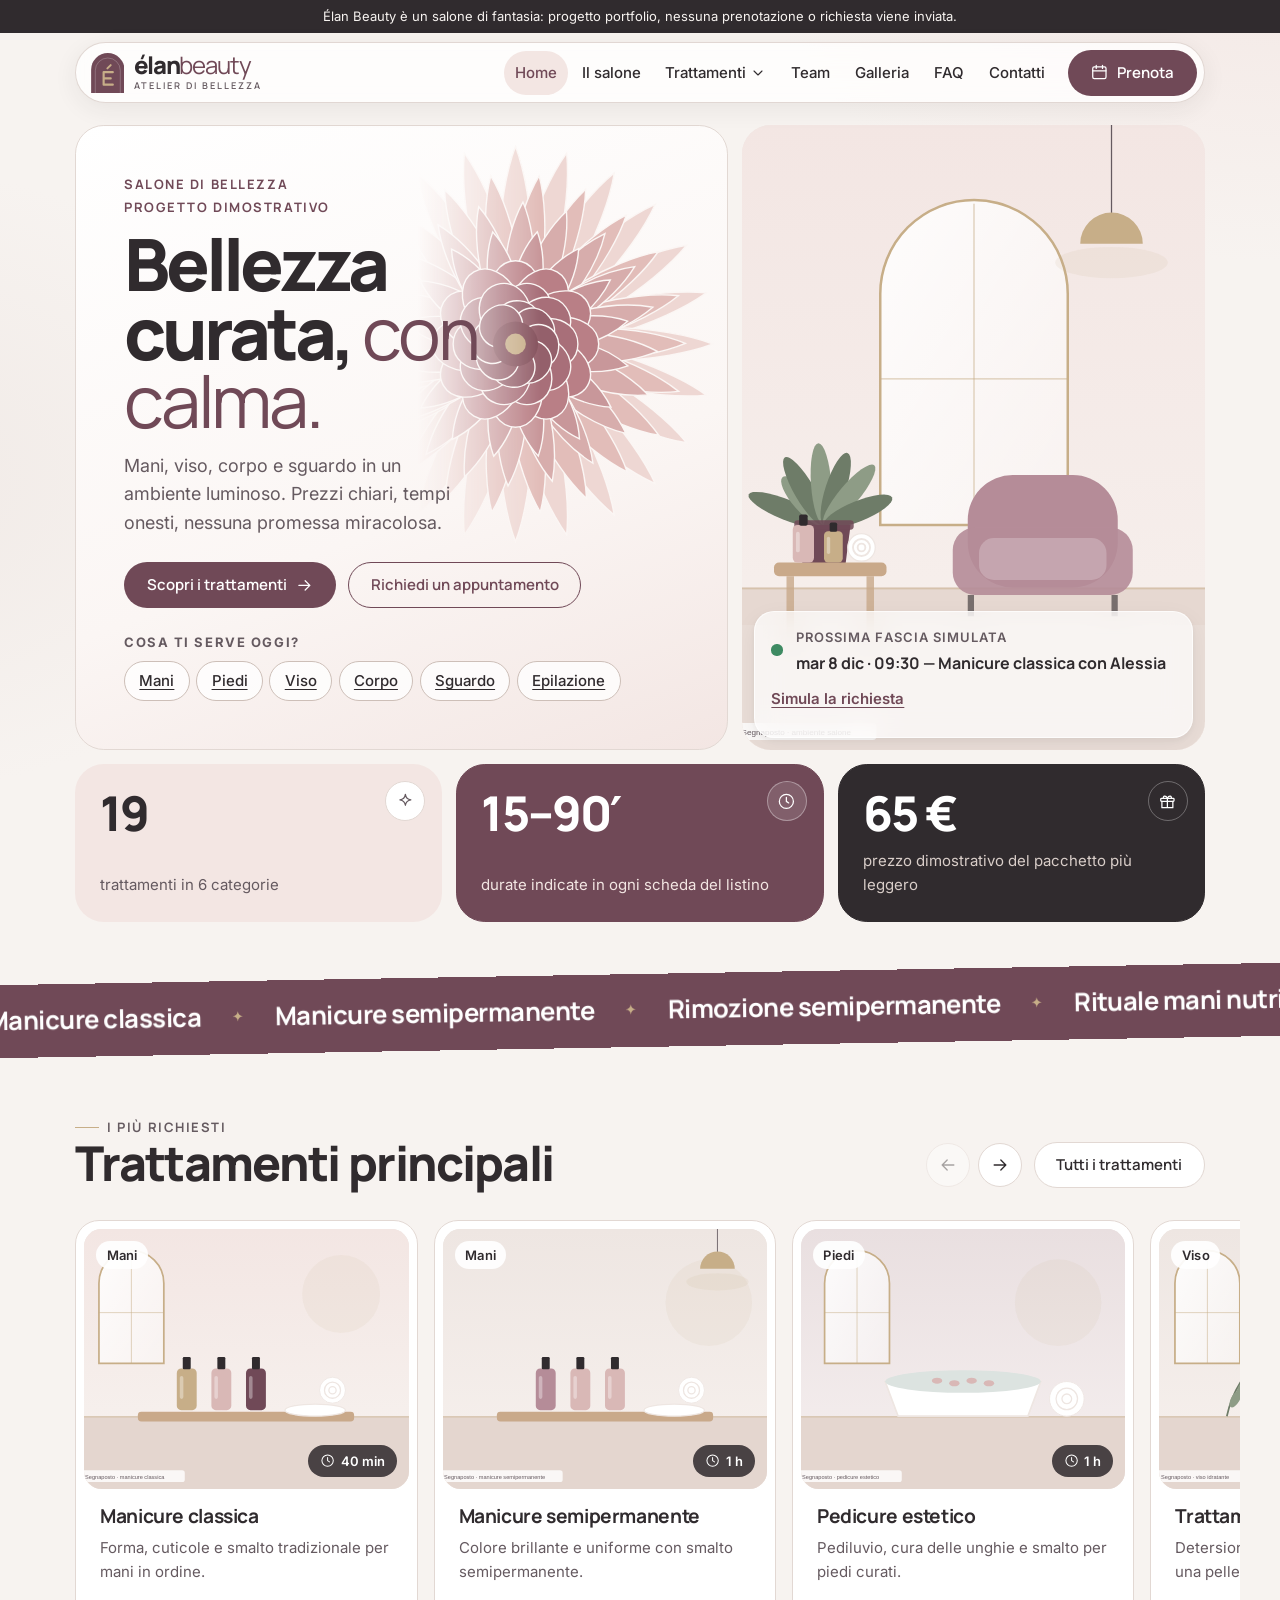
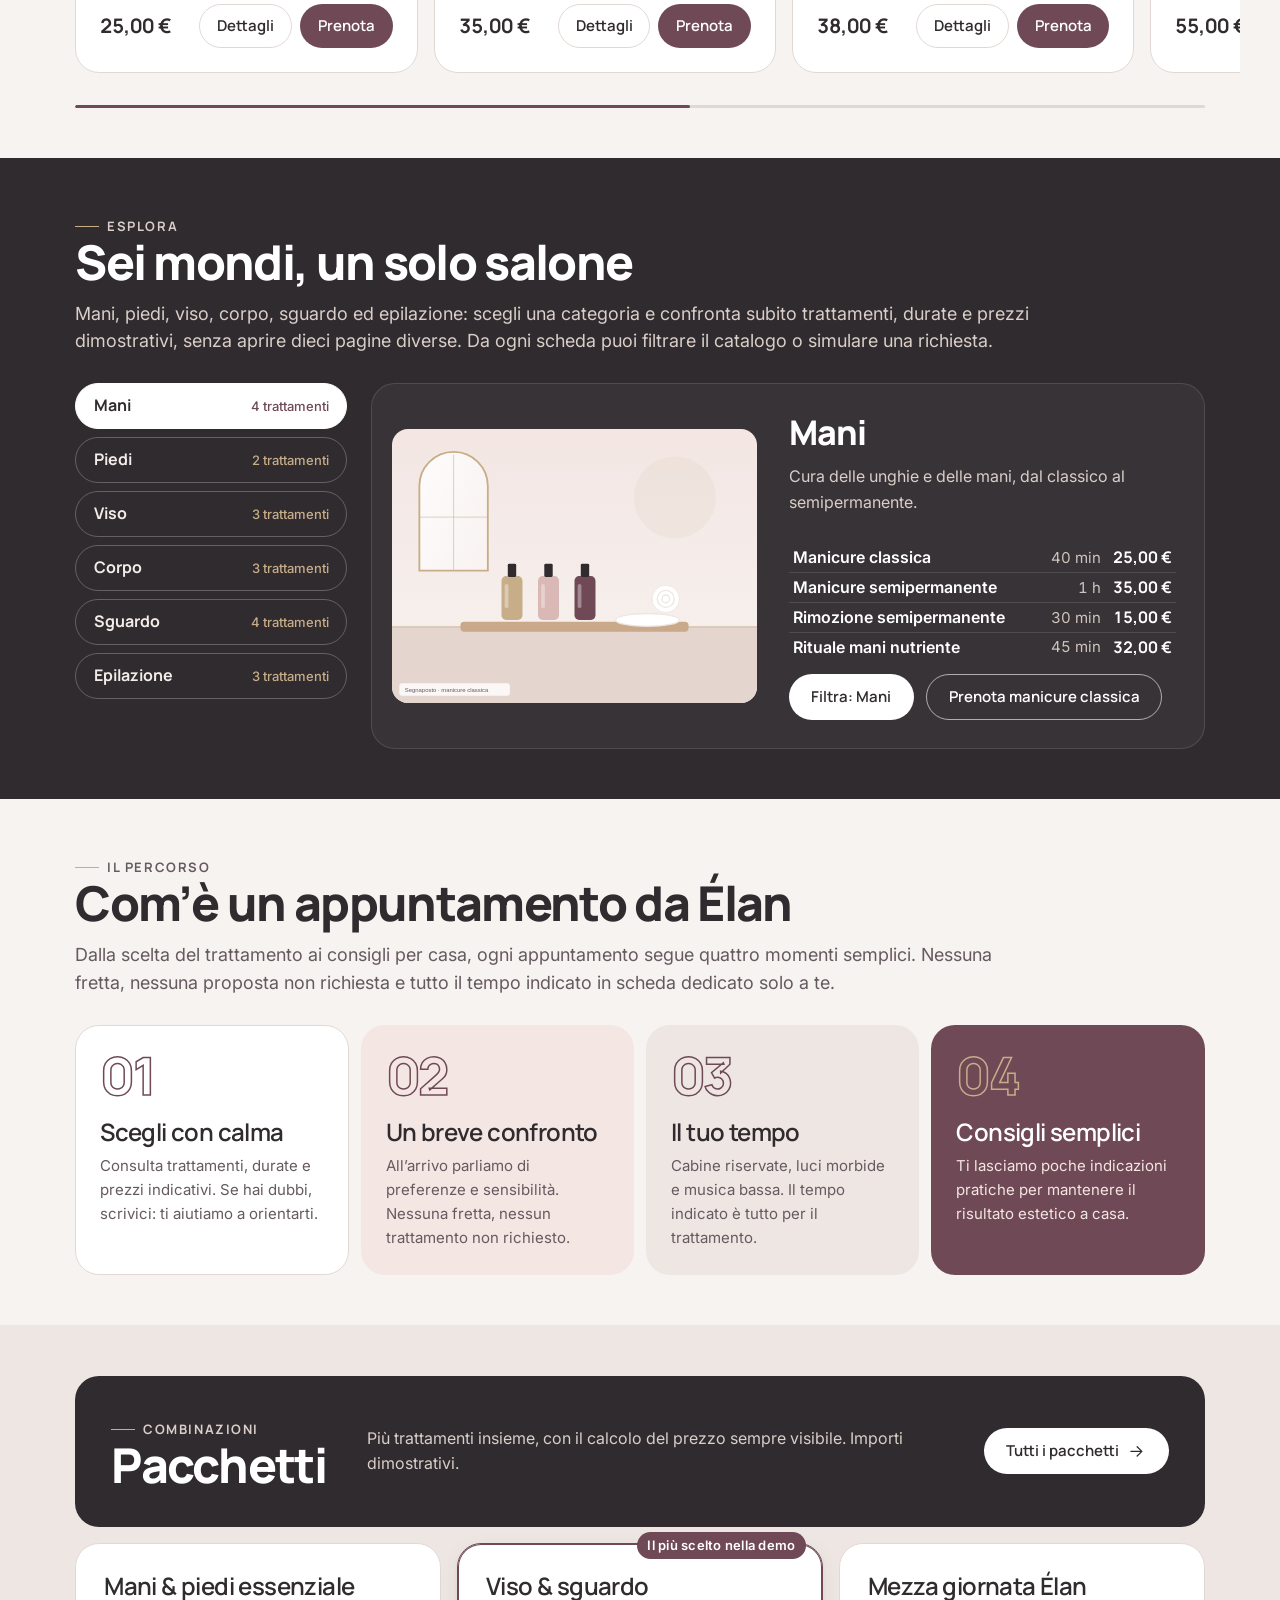
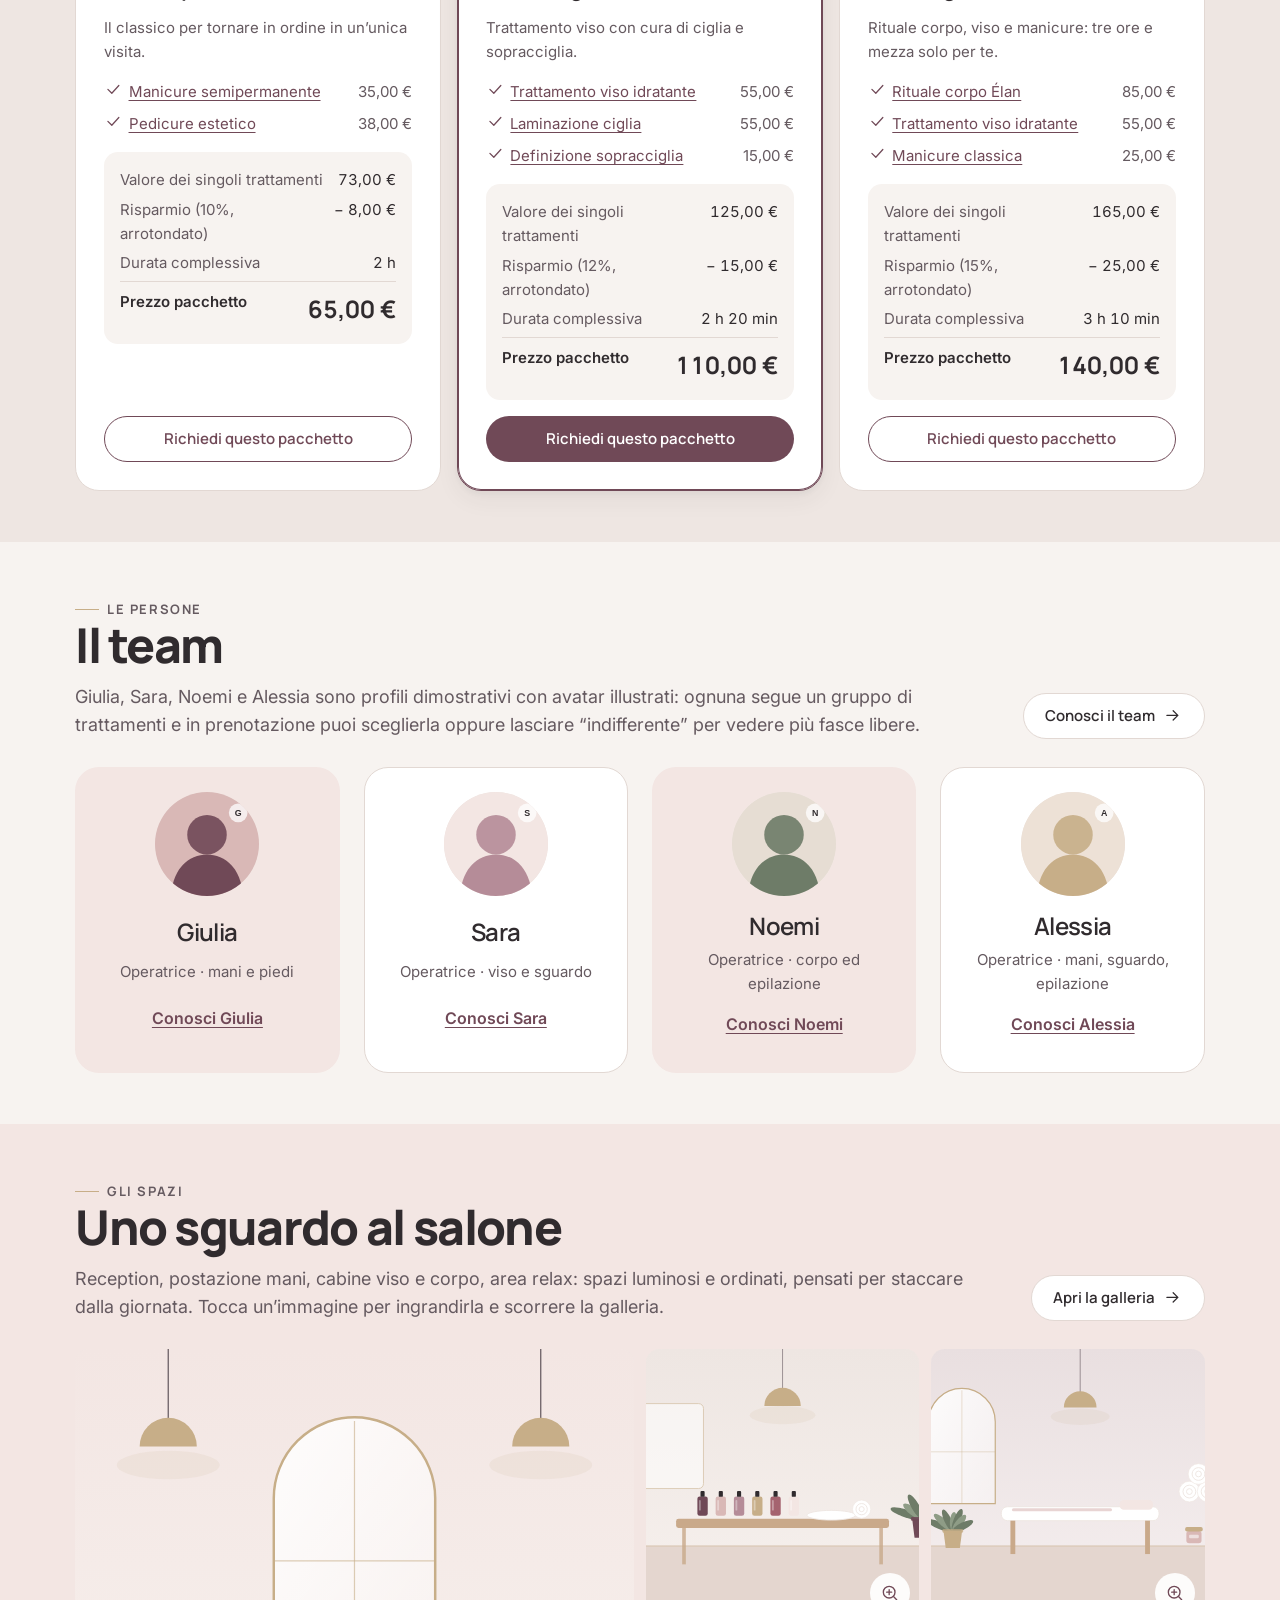
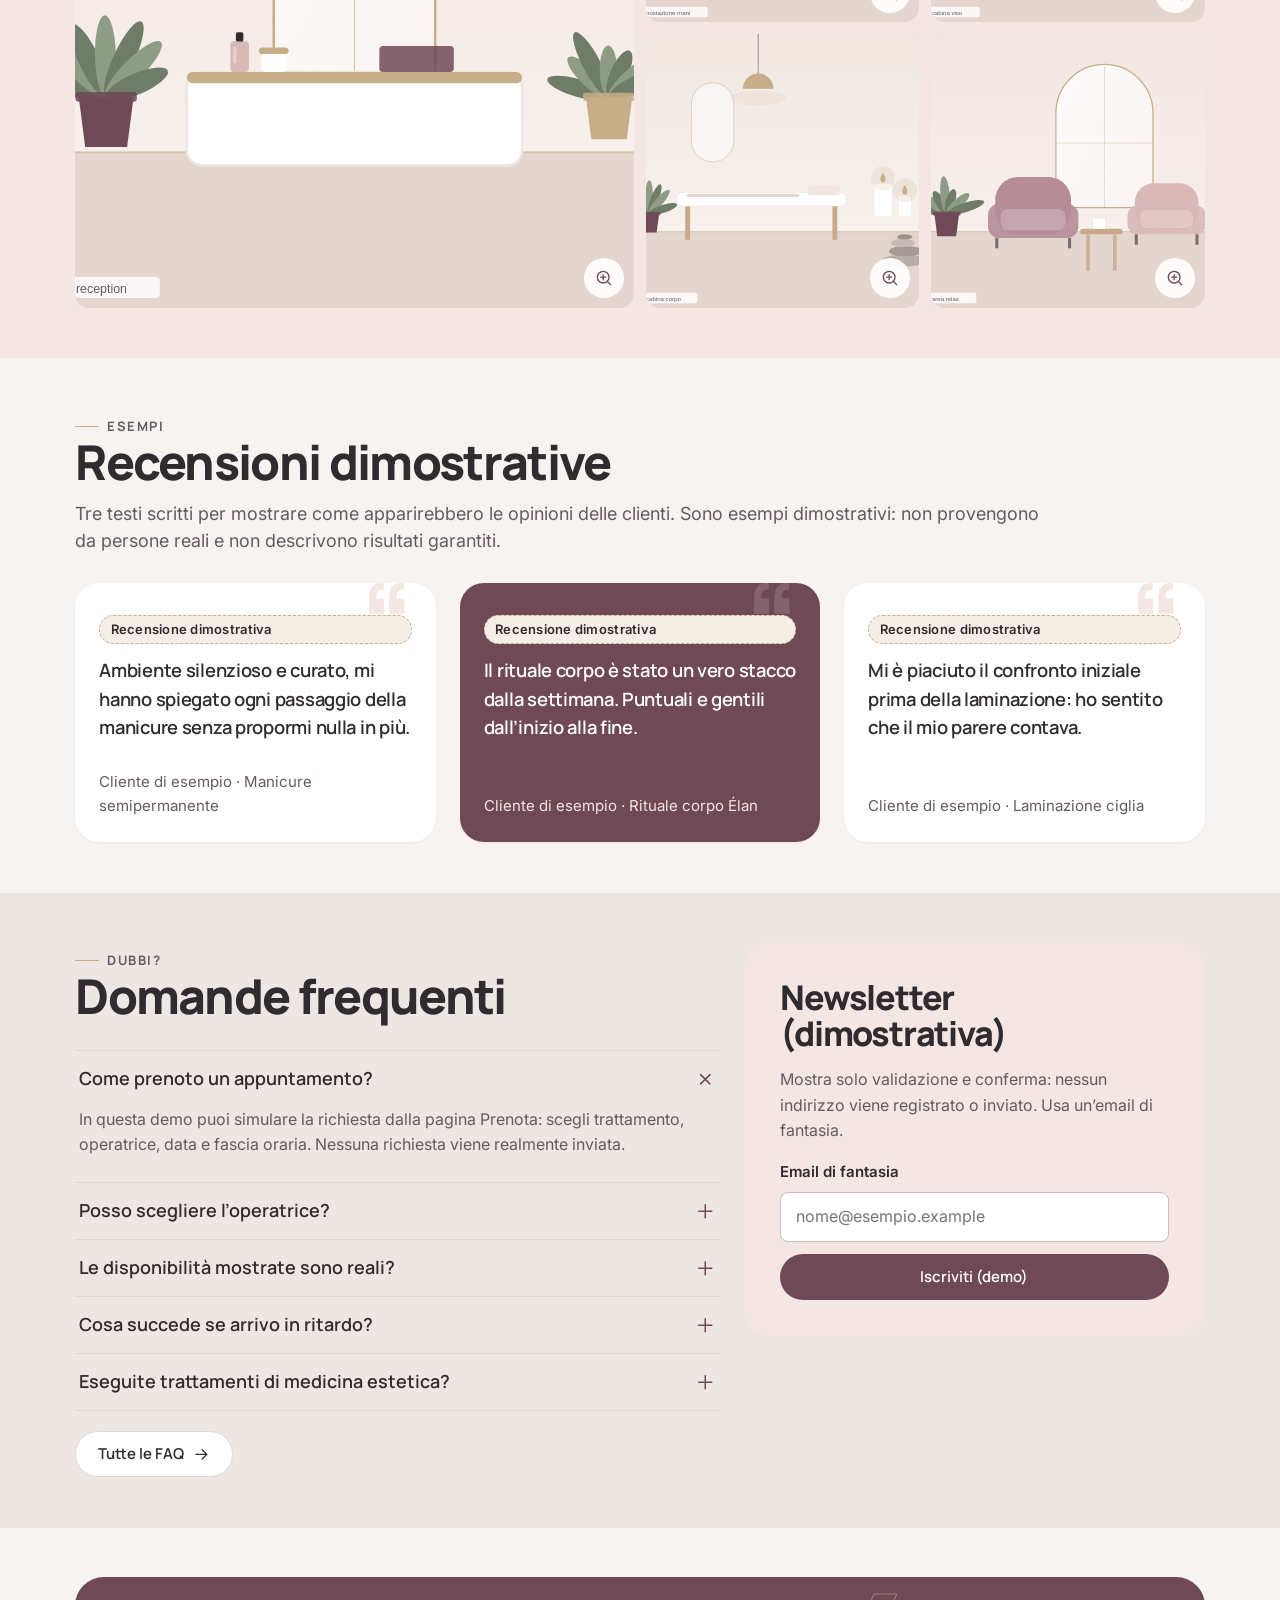
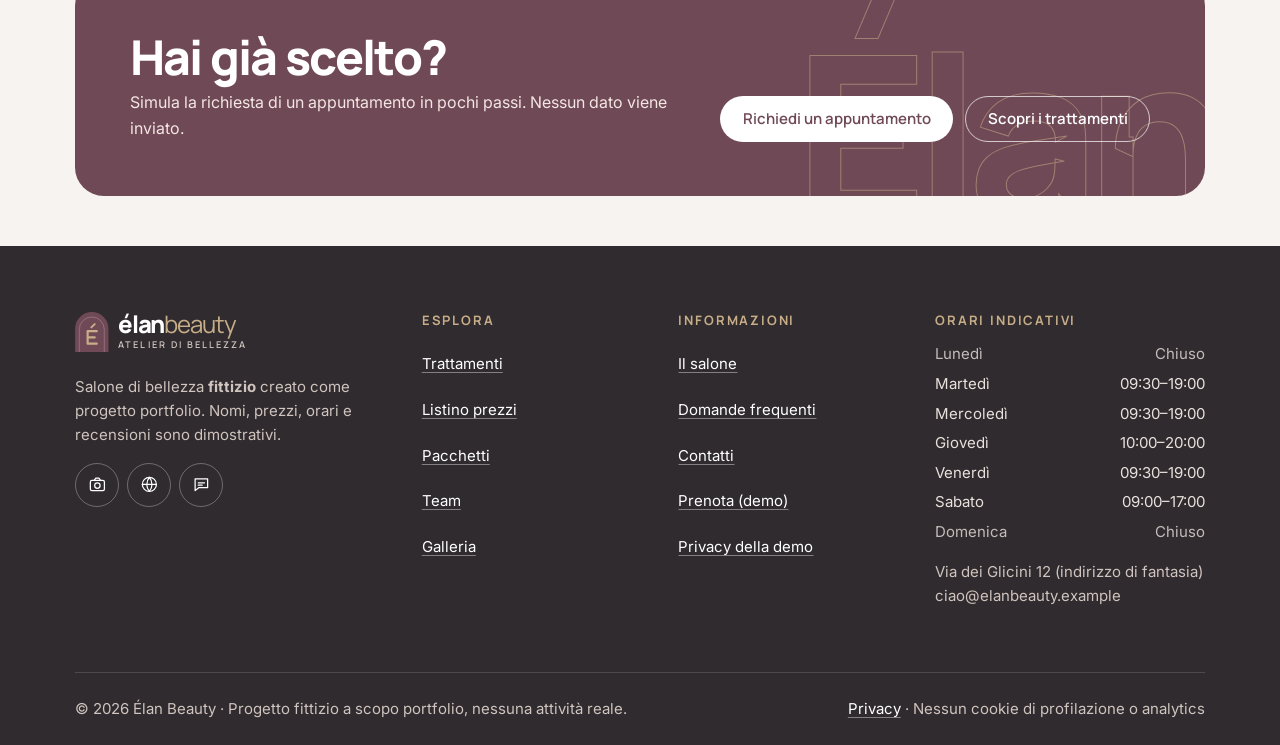
<file: index.html>
<!DOCTYPE html>
<html lang="it">
<head>
  <meta charset="utf-8">
  <meta name="viewport" content="width=device-width, initial-scale=1, viewport-fit=cover">
  <title>Élan Beauty · Salone di bellezza (progetto dimostrativo)</title>
  <meta name="description" content="Élan Beauty, salone di bellezza fittizio: manicure, viso, corpo, sguardo ed epilazione. Prezzi e disponibilità dimostrativi.">
  <meta name="robots" content="noindex, nofollow">
  <meta name="theme-color" content="#F7F3F0">
  <meta name="format-detection" content="telephone=no">
  <meta property="og:title" content="Élan Beauty · Salone di bellezza (progetto dimostrativo)">
  <meta property="og:description" content="Élan Beauty, salone di bellezza fittizio: manicure, viso, corpo, sguardo ed epilazione. Prezzi e disponibilità dimostrativi.">
  <meta property="og:type" content="website">
  <link rel="icon" href="assets/images/favicon.svg" type="image/svg+xml">
  <link rel="apple-touch-icon" href="assets/images/apple-touch-icon.png">
  <link rel="manifest" href="site.webmanifest">
  <link rel="preconnect" href="https://fonts.googleapis.com">
  <link rel="preconnect" href="https://fonts.gstatic.com" crossorigin>
  <link rel="stylesheet" href="https://fonts.googleapis.com/css2?family=Inter:wght@400;500;600&amp;family=Manrope:wght@500;600;700&amp;display=swap">
  <link rel="stylesheet" href="css/base.css">
  <link rel="stylesheet" href="css/components.css">
  <link rel="stylesheet" href="css/pages.css">
  <script defer src="js/data.js"></script>
  <script defer src="js/main.js"></script>
  <script defer src="js/availability.js"></script>
  <script defer src="js/gallery.js"></script>
  <script defer src="js/home.js"></script>
</head>
<body>
  <a class="skip-link" href="#main">Vai al contenuto principale</a>
  <div class="demo-ribbon">Élan Beauty è un salone di fantasia: progetto portfolio, nessuna prenotazione o richiesta viene inviata.</div>
  <header class="site-header">
    <div class="container"><div class="header-inner">
      <a class="brand" href="index.html" aria-label="Élan Beauty, torna alla home"><svg class="brand-mark" viewBox="0 0 40 48" aria-hidden="true" focusable="false"><path d="M0 48V20a20 20 0 0 1 40 0v28z" fill="#704957"/><path d="M5 48V21a15 15 0 0 1 30 0v27" fill="none" stroke="#F7F3F0" stroke-opacity=".28" stroke-width="1"/><path d="M15 23v15M15 23h11M15 30.5h8.5M15 38h11" fill="none" stroke="#C7AE88" stroke-width="2.6" stroke-linecap="round"/><path d="M19.5 18.5 23.5 14.5" stroke="#C7AE88" stroke-width="2.4" stroke-linecap="round"/></svg><span class="brand-text"><span class="brand-word">élan<span>beauty</span></span><small>atelier di bellezza</small></span></a>
      <nav class="nav-desktop" aria-label="Navigazione principale">
        <ul>
          <li><a href="index.html" aria-current="page">Home</a></li>
          <li><a href="salone.html">Il salone</a></li>
          <li class="has-sub">
            <button type="button" class="sub-toggle" aria-expanded="false" aria-controls="d-sub-tratt">Trattamenti <svg class="icon" viewBox="0 0 24 24" aria-hidden="true" focusable="false"><path d="m6 9 6 6 6-6"/></svg></button>
            <ul class="submenu" id="d-sub-tratt" hidden>
              <li><a href="trattamenti.html">Tutti i trattamenti</a></li>
              <li><a href="listino.html">Listino prezzi</a></li>
              <li><a href="pacchetti.html">Pacchetti</a></li>
            </ul>
          </li>
          <li><a href="team.html">Team</a></li>
          <li><a href="galleria.html">Galleria</a></li>
          <li><a href="faq.html">FAQ</a></li>
          <li><a href="contatti.html">Contatti</a></li>
        </ul>
      </nav>
      <a class="btn btn-primary header-cta" href="prenota.html"><svg class="icon" viewBox="0 0 24 24" aria-hidden="true" focusable="false"><rect x="3.5" y="5" width="17" height="15" rx="2"/><path d="M3.5 10h17M8 3v4M16 3v4"/></svg>Prenota</a>
      <button type="button" class="menu-toggle" aria-expanded="false" aria-controls="drawer"><svg class="icon" viewBox="0 0 24 24" aria-hidden="true" focusable="false"><path d="M4 7h16M4 12h16M4 17h16"/></svg><span>Menu</span></button>
    </div></div>
  </header>
  <div class="drawer" id="drawer" hidden>
    <div class="drawer-backdrop" data-drawer-close></div>
    <div class="drawer-panel" role="dialog" aria-modal="true" aria-label="Menu di navigazione" tabindex="-1">
      <div class="drawer-head">
        <a class="brand" href="index.html"><svg class="brand-mark" viewBox="0 0 40 48" aria-hidden="true" focusable="false"><path d="M0 48V20a20 20 0 0 1 40 0v28z" fill="#704957"/><path d="M5 48V21a15 15 0 0 1 30 0v27" fill="none" stroke="#F7F3F0" stroke-opacity=".28" stroke-width="1"/><path d="M15 23v15M15 23h11M15 30.5h8.5M15 38h11" fill="none" stroke="#C7AE88" stroke-width="2.6" stroke-linecap="round"/><path d="M19.5 18.5 23.5 14.5" stroke="#C7AE88" stroke-width="2.4" stroke-linecap="round"/></svg><span class="brand-text"><span class="brand-word">élan<span>beauty</span></span><small>atelier di bellezza</small></span></a>
        <button type="button" class="icon-btn" data-drawer-close aria-label="Chiudi menu"><svg class="icon" viewBox="0 0 24 24" aria-hidden="true" focusable="false"><path d="M6 6l12 12M18 6 6 18"/></svg></button>
      </div>
      <div class="drawer-body">
        <nav class="drawer-nav" aria-label="Navigazione mobile">
          <ul>
          <li><a href="index.html" aria-current="page">Home</a></li>
          <li><a href="salone.html">Il salone</a></li>
          <li class="has-sub">
            <button type="button" class="sub-toggle" aria-expanded="false" aria-controls="m-sub-tratt">Trattamenti <svg class="icon" viewBox="0 0 24 24" aria-hidden="true" focusable="false"><path d="m6 9 6 6 6-6"/></svg></button>
            <ul class="submenu" id="m-sub-tratt" hidden>
              <li><a href="trattamenti.html">Tutti i trattamenti</a></li>
              <li><a href="listino.html">Listino prezzi</a></li>
              <li><a href="pacchetti.html">Pacchetti</a></li>
            </ul>
          </li>
          <li><a href="team.html">Team</a></li>
          <li><a href="galleria.html">Galleria</a></li>
          <li><a href="faq.html">FAQ</a></li>
          <li><a href="contatti.html">Contatti</a></li>
        </ul>
        </nav>
        <div class="drawer-foot">
          <a class="btn btn-primary btn-block" href="prenota.html"><svg class="icon" viewBox="0 0 24 24" aria-hidden="true" focusable="false"><rect x="3.5" y="5" width="17" height="15" rx="2"/><path d="M3.5 10h17M8 3v4M16 3v4"/></svg>Richiedi un appuntamento</a>
          <p class="small muted">Progetto dimostrativo: nessun dato viene inviato.</p>
        </div>
      </div>
    </div>
  </div>
  <noscript><div class="notice" style="margin:1rem">Per vedere catalogo, filtri, galleria e prenotazione simulata attiva JavaScript nel browser.</div></noscript>
  <main id="main" tabindex="-1">
    <section class="hero">
      <div class="container bento">
        <div class="tile tile--intro anim-in">
          <div>
            <p class="eyebrow eyebrow--stack"><span>Salone di bellezza</span><span>Progetto dimostrativo</span></p>
            <div class="hero-title"><h1>Bellezza<br> curata, <span class="soft">con<br> calma.</span></h1><svg class="hero-flower" viewBox="-118 -118 236 236" aria-hidden="true" focusable="false"><g class="hero-flower__petals"><path d="M0 0 C14.4 -28.5 10.8 -85.5 0 -114.0 C-10.8 -85.5 -14.4 -28.5 0 0Z" transform="rotate(0.0)" fill="#EED7D3" stroke="#FBF6F4" stroke-width="0.8"/><path d="M0 0 C14.4 -28.5 10.8 -85.5 0 -114.0 C-10.8 -85.5 -14.4 -28.5 0 0Z" transform="rotate(15.0)" fill="#EED7D3" stroke="#FBF6F4" stroke-width="0.8"/><path d="M0 0 C14.4 -28.5 10.8 -85.5 0 -114.0 C-10.8 -85.5 -14.4 -28.5 0 0Z" transform="rotate(30.0)" fill="#EED7D3" stroke="#FBF6F4" stroke-width="0.8"/><path d="M0 0 C14.4 -28.5 10.8 -85.5 0 -114.0 C-10.8 -85.5 -14.4 -28.5 0 0Z" transform="rotate(45.0)" fill="#EED7D3" stroke="#FBF6F4" stroke-width="0.8"/><path d="M0 0 C14.4 -28.5 10.8 -85.5 0 -114.0 C-10.8 -85.5 -14.4 -28.5 0 0Z" transform="rotate(60.0)" fill="#EED7D3" stroke="#FBF6F4" stroke-width="0.8"/><path d="M0 0 C14.4 -28.5 10.8 -85.5 0 -114.0 C-10.8 -85.5 -14.4 -28.5 0 0Z" transform="rotate(75.0)" fill="#EED7D3" stroke="#FBF6F4" stroke-width="0.8"/><path d="M0 0 C14.4 -28.5 10.8 -85.5 0 -114.0 C-10.8 -85.5 -14.4 -28.5 0 0Z" transform="rotate(90.0)" fill="#EED7D3" stroke="#FBF6F4" stroke-width="0.8"/><path d="M0 0 C14.4 -28.5 10.8 -85.5 0 -114.0 C-10.8 -85.5 -14.4 -28.5 0 0Z" transform="rotate(105.0)" fill="#EED7D3" stroke="#FBF6F4" stroke-width="0.8"/><path d="M0 0 C14.4 -28.5 10.8 -85.5 0 -114.0 C-10.8 -85.5 -14.4 -28.5 0 0Z" transform="rotate(120.0)" fill="#EED7D3" stroke="#FBF6F4" stroke-width="0.8"/><path d="M0 0 C14.4 -28.5 10.8 -85.5 0 -114.0 C-10.8 -85.5 -14.4 -28.5 0 0Z" transform="rotate(135.0)" fill="#EED7D3" stroke="#FBF6F4" stroke-width="0.8"/><path d="M0 0 C14.4 -28.5 10.8 -85.5 0 -114.0 C-10.8 -85.5 -14.4 -28.5 0 0Z" transform="rotate(150.0)" fill="#EED7D3" stroke="#FBF6F4" stroke-width="0.8"/><path d="M0 0 C14.4 -28.5 10.8 -85.5 0 -114.0 C-10.8 -85.5 -14.4 -28.5 0 0Z" transform="rotate(165.0)" fill="#EED7D3" stroke="#FBF6F4" stroke-width="0.8"/><path d="M0 0 C14.4 -28.5 10.8 -85.5 0 -114.0 C-10.8 -85.5 -14.4 -28.5 0 0Z" transform="rotate(180.0)" fill="#EED7D3" stroke="#FBF6F4" stroke-width="0.8"/><path d="M0 0 C14.4 -28.5 10.8 -85.5 0 -114.0 C-10.8 -85.5 -14.4 -28.5 0 0Z" transform="rotate(195.0)" fill="#EED7D3" stroke="#FBF6F4" stroke-width="0.8"/><path d="M0 0 C14.4 -28.5 10.8 -85.5 0 -114.0 C-10.8 -85.5 -14.4 -28.5 0 0Z" transform="rotate(210.0)" fill="#EED7D3" stroke="#FBF6F4" stroke-width="0.8"/><path d="M0 0 C14.4 -28.5 10.8 -85.5 0 -114.0 C-10.8 -85.5 -14.4 -28.5 0 0Z" transform="rotate(225.0)" fill="#EED7D3" stroke="#FBF6F4" stroke-width="0.8"/><path d="M0 0 C14.4 -28.5 10.8 -85.5 0 -114.0 C-10.8 -85.5 -14.4 -28.5 0 0Z" transform="rotate(240.0)" fill="#EED7D3" stroke="#FBF6F4" stroke-width="0.8"/><path d="M0 0 C14.4 -28.5 10.8 -85.5 0 -114.0 C-10.8 -85.5 -14.4 -28.5 0 0Z" transform="rotate(255.0)" fill="#EED7D3" stroke="#FBF6F4" stroke-width="0.8"/><path d="M0 0 C14.4 -28.5 10.8 -85.5 0 -114.0 C-10.8 -85.5 -14.4 -28.5 0 0Z" transform="rotate(270.0)" fill="#EED7D3" stroke="#FBF6F4" stroke-width="0.8"/><path d="M0 0 C14.4 -28.5 10.8 -85.5 0 -114.0 C-10.8 -85.5 -14.4 -28.5 0 0Z" transform="rotate(285.0)" fill="#EED7D3" stroke="#FBF6F4" stroke-width="0.8"/><path d="M0 0 C14.4 -28.5 10.8 -85.5 0 -114.0 C-10.8 -85.5 -14.4 -28.5 0 0Z" transform="rotate(300.0)" fill="#EED7D3" stroke="#FBF6F4" stroke-width="0.8"/><path d="M0 0 C14.4 -28.5 10.8 -85.5 0 -114.0 C-10.8 -85.5 -14.4 -28.5 0 0Z" transform="rotate(315.0)" fill="#EED7D3" stroke="#FBF6F4" stroke-width="0.8"/><path d="M0 0 C14.4 -28.5 10.8 -85.5 0 -114.0 C-10.8 -85.5 -14.4 -28.5 0 0Z" transform="rotate(330.0)" fill="#EED7D3" stroke="#FBF6F4" stroke-width="0.8"/><path d="M0 0 C14.4 -28.5 10.8 -85.5 0 -114.0 C-10.8 -85.5 -14.4 -28.5 0 0Z" transform="rotate(345.0)" fill="#EED7D3" stroke="#FBF6F4" stroke-width="0.8"/><path d="M0 0 C13.8 -24.5 10.3 -73.5 0 -98.0 C-10.3 -73.5 -13.8 -24.5 0 0Z" transform="rotate(8.0)" fill="#E2BDB9" stroke="#FBF6F4" stroke-width="0.8"/><path d="M0 0 C13.8 -24.5 10.3 -73.5 0 -98.0 C-10.3 -73.5 -13.8 -24.5 0 0Z" transform="rotate(24.4)" fill="#E2BDB9" stroke="#FBF6F4" stroke-width="0.8"/><path d="M0 0 C13.8 -24.5 10.3 -73.5 0 -98.0 C-10.3 -73.5 -13.8 -24.5 0 0Z" transform="rotate(40.7)" fill="#E2BDB9" stroke="#FBF6F4" stroke-width="0.8"/><path d="M0 0 C13.8 -24.5 10.3 -73.5 0 -98.0 C-10.3 -73.5 -13.8 -24.5 0 0Z" transform="rotate(57.1)" fill="#E2BDB9" stroke="#FBF6F4" stroke-width="0.8"/><path d="M0 0 C13.8 -24.5 10.3 -73.5 0 -98.0 C-10.3 -73.5 -13.8 -24.5 0 0Z" transform="rotate(73.5)" fill="#E2BDB9" stroke="#FBF6F4" stroke-width="0.8"/><path d="M0 0 C13.8 -24.5 10.3 -73.5 0 -98.0 C-10.3 -73.5 -13.8 -24.5 0 0Z" transform="rotate(89.8)" fill="#E2BDB9" stroke="#FBF6F4" stroke-width="0.8"/><path d="M0 0 C13.8 -24.5 10.3 -73.5 0 -98.0 C-10.3 -73.5 -13.8 -24.5 0 0Z" transform="rotate(106.2)" fill="#E2BDB9" stroke="#FBF6F4" stroke-width="0.8"/><path d="M0 0 C13.8 -24.5 10.3 -73.5 0 -98.0 C-10.3 -73.5 -13.8 -24.5 0 0Z" transform="rotate(122.5)" fill="#E2BDB9" stroke="#FBF6F4" stroke-width="0.8"/><path d="M0 0 C13.8 -24.5 10.3 -73.5 0 -98.0 C-10.3 -73.5 -13.8 -24.5 0 0Z" transform="rotate(138.9)" fill="#E2BDB9" stroke="#FBF6F4" stroke-width="0.8"/><path d="M0 0 C13.8 -24.5 10.3 -73.5 0 -98.0 C-10.3 -73.5 -13.8 -24.5 0 0Z" transform="rotate(155.3)" fill="#E2BDB9" stroke="#FBF6F4" stroke-width="0.8"/><path d="M0 0 C13.8 -24.5 10.3 -73.5 0 -98.0 C-10.3 -73.5 -13.8 -24.5 0 0Z" transform="rotate(171.6)" fill="#E2BDB9" stroke="#FBF6F4" stroke-width="0.8"/><path d="M0 0 C13.8 -24.5 10.3 -73.5 0 -98.0 C-10.3 -73.5 -13.8 -24.5 0 0Z" transform="rotate(188.0)" fill="#E2BDB9" stroke="#FBF6F4" stroke-width="0.8"/><path d="M0 0 C13.8 -24.5 10.3 -73.5 0 -98.0 C-10.3 -73.5 -13.8 -24.5 0 0Z" transform="rotate(204.4)" fill="#E2BDB9" stroke="#FBF6F4" stroke-width="0.8"/><path d="M0 0 C13.8 -24.5 10.3 -73.5 0 -98.0 C-10.3 -73.5 -13.8 -24.5 0 0Z" transform="rotate(220.7)" fill="#E2BDB9" stroke="#FBF6F4" stroke-width="0.8"/><path d="M0 0 C13.8 -24.5 10.3 -73.5 0 -98.0 C-10.3 -73.5 -13.8 -24.5 0 0Z" transform="rotate(237.1)" fill="#E2BDB9" stroke="#FBF6F4" stroke-width="0.8"/><path d="M0 0 C13.8 -24.5 10.3 -73.5 0 -98.0 C-10.3 -73.5 -13.8 -24.5 0 0Z" transform="rotate(253.5)" fill="#E2BDB9" stroke="#FBF6F4" stroke-width="0.8"/><path d="M0 0 C13.8 -24.5 10.3 -73.5 0 -98.0 C-10.3 -73.5 -13.8 -24.5 0 0Z" transform="rotate(269.8)" fill="#E2BDB9" stroke="#FBF6F4" stroke-width="0.8"/><path d="M0 0 C13.8 -24.5 10.3 -73.5 0 -98.0 C-10.3 -73.5 -13.8 -24.5 0 0Z" transform="rotate(286.2)" fill="#E2BDB9" stroke="#FBF6F4" stroke-width="0.8"/><path d="M0 0 C13.8 -24.5 10.3 -73.5 0 -98.0 C-10.3 -73.5 -13.8 -24.5 0 0Z" transform="rotate(302.5)" fill="#E2BDB9" stroke="#FBF6F4" stroke-width="0.8"/><path d="M0 0 C13.8 -24.5 10.3 -73.5 0 -98.0 C-10.3 -73.5 -13.8 -24.5 0 0Z" transform="rotate(318.9)" fill="#E2BDB9" stroke="#FBF6F4" stroke-width="0.8"/><path d="M0 0 C13.8 -24.5 10.3 -73.5 0 -98.0 C-10.3 -73.5 -13.8 -24.5 0 0Z" transform="rotate(335.3)" fill="#E2BDB9" stroke="#FBF6F4" stroke-width="0.8"/><path d="M0 0 C13.8 -24.5 10.3 -73.5 0 -98.0 C-10.3 -73.5 -13.8 -24.5 0 0Z" transform="rotate(351.6)" fill="#E2BDB9" stroke="#FBF6F4" stroke-width="0.8"/><path d="M0 0 C13.2 -20.5 9.9 -61.5 0 -82.0 C-9.9 -61.5 -13.2 -20.5 0 0Z" transform="rotate(3.0)" fill="#D7ADAC" stroke="#FBF6F4" stroke-width="0.8"/><path d="M0 0 C13.2 -20.5 9.9 -61.5 0 -82.0 C-9.9 -61.5 -13.2 -20.5 0 0Z" transform="rotate(21.0)" fill="#D7ADAC" stroke="#FBF6F4" stroke-width="0.8"/><path d="M0 0 C13.2 -20.5 9.9 -61.5 0 -82.0 C-9.9 -61.5 -13.2 -20.5 0 0Z" transform="rotate(39.0)" fill="#D7ADAC" stroke="#FBF6F4" stroke-width="0.8"/><path d="M0 0 C13.2 -20.5 9.9 -61.5 0 -82.0 C-9.9 -61.5 -13.2 -20.5 0 0Z" transform="rotate(57.0)" fill="#D7ADAC" stroke="#FBF6F4" stroke-width="0.8"/><path d="M0 0 C13.2 -20.5 9.9 -61.5 0 -82.0 C-9.9 -61.5 -13.2 -20.5 0 0Z" transform="rotate(75.0)" fill="#D7ADAC" stroke="#FBF6F4" stroke-width="0.8"/><path d="M0 0 C13.2 -20.5 9.9 -61.5 0 -82.0 C-9.9 -61.5 -13.2 -20.5 0 0Z" transform="rotate(93.0)" fill="#D7ADAC" stroke="#FBF6F4" stroke-width="0.8"/><path d="M0 0 C13.2 -20.5 9.9 -61.5 0 -82.0 C-9.9 -61.5 -13.2 -20.5 0 0Z" transform="rotate(111.0)" fill="#D7ADAC" stroke="#FBF6F4" stroke-width="0.8"/><path d="M0 0 C13.2 -20.5 9.9 -61.5 0 -82.0 C-9.9 -61.5 -13.2 -20.5 0 0Z" transform="rotate(129.0)" fill="#D7ADAC" stroke="#FBF6F4" stroke-width="0.8"/><path d="M0 0 C13.2 -20.5 9.9 -61.5 0 -82.0 C-9.9 -61.5 -13.2 -20.5 0 0Z" transform="rotate(147.0)" fill="#D7ADAC" stroke="#FBF6F4" stroke-width="0.8"/><path d="M0 0 C13.2 -20.5 9.9 -61.5 0 -82.0 C-9.9 -61.5 -13.2 -20.5 0 0Z" transform="rotate(165.0)" fill="#D7ADAC" stroke="#FBF6F4" stroke-width="0.8"/><path d="M0 0 C13.2 -20.5 9.9 -61.5 0 -82.0 C-9.9 -61.5 -13.2 -20.5 0 0Z" transform="rotate(183.0)" fill="#D7ADAC" stroke="#FBF6F4" stroke-width="0.8"/><path d="M0 0 C13.2 -20.5 9.9 -61.5 0 -82.0 C-9.9 -61.5 -13.2 -20.5 0 0Z" transform="rotate(201.0)" fill="#D7ADAC" stroke="#FBF6F4" stroke-width="0.8"/><path d="M0 0 C13.2 -20.5 9.9 -61.5 0 -82.0 C-9.9 -61.5 -13.2 -20.5 0 0Z" transform="rotate(219.0)" fill="#D7ADAC" stroke="#FBF6F4" stroke-width="0.8"/><path d="M0 0 C13.2 -20.5 9.9 -61.5 0 -82.0 C-9.9 -61.5 -13.2 -20.5 0 0Z" transform="rotate(237.0)" fill="#D7ADAC" stroke="#FBF6F4" stroke-width="0.8"/><path d="M0 0 C13.2 -20.5 9.9 -61.5 0 -82.0 C-9.9 -61.5 -13.2 -20.5 0 0Z" transform="rotate(255.0)" fill="#D7ADAC" stroke="#FBF6F4" stroke-width="0.8"/><path d="M0 0 C13.2 -20.5 9.9 -61.5 0 -82.0 C-9.9 -61.5 -13.2 -20.5 0 0Z" transform="rotate(273.0)" fill="#D7ADAC" stroke="#FBF6F4" stroke-width="0.8"/><path d="M0 0 C13.2 -20.5 9.9 -61.5 0 -82.0 C-9.9 -61.5 -13.2 -20.5 0 0Z" transform="rotate(291.0)" fill="#D7ADAC" stroke="#FBF6F4" stroke-width="0.8"/><path d="M0 0 C13.2 -20.5 9.9 -61.5 0 -82.0 C-9.9 -61.5 -13.2 -20.5 0 0Z" transform="rotate(309.0)" fill="#D7ADAC" stroke="#FBF6F4" stroke-width="0.8"/><path d="M0 0 C13.2 -20.5 9.9 -61.5 0 -82.0 C-9.9 -61.5 -13.2 -20.5 0 0Z" transform="rotate(327.0)" fill="#D7ADAC" stroke="#FBF6F4" stroke-width="0.8"/><path d="M0 0 C13.2 -20.5 9.9 -61.5 0 -82.0 C-9.9 -61.5 -13.2 -20.5 0 0Z" transform="rotate(345.0)" fill="#D7ADAC" stroke="#FBF6F4" stroke-width="0.8"/><path d="M0 0 C13.2 -16.5 9.9 -49.5 0 -66.0 C-9.9 -49.5 -13.2 -16.5 0 0Z" transform="rotate(11.0)" fill="#C8979A" stroke="#FBF6F4" stroke-width="0.8"/><path d="M0 0 C13.2 -16.5 9.9 -49.5 0 -66.0 C-9.9 -49.5 -13.2 -16.5 0 0Z" transform="rotate(33.5)" fill="#C8979A" stroke="#FBF6F4" stroke-width="0.8"/><path d="M0 0 C13.2 -16.5 9.9 -49.5 0 -66.0 C-9.9 -49.5 -13.2 -16.5 0 0Z" transform="rotate(56.0)" fill="#C8979A" stroke="#FBF6F4" stroke-width="0.8"/><path d="M0 0 C13.2 -16.5 9.9 -49.5 0 -66.0 C-9.9 -49.5 -13.2 -16.5 0 0Z" transform="rotate(78.5)" fill="#C8979A" stroke="#FBF6F4" stroke-width="0.8"/><path d="M0 0 C13.2 -16.5 9.9 -49.5 0 -66.0 C-9.9 -49.5 -13.2 -16.5 0 0Z" transform="rotate(101.0)" fill="#C8979A" stroke="#FBF6F4" stroke-width="0.8"/><path d="M0 0 C13.2 -16.5 9.9 -49.5 0 -66.0 C-9.9 -49.5 -13.2 -16.5 0 0Z" transform="rotate(123.5)" fill="#C8979A" stroke="#FBF6F4" stroke-width="0.8"/><path d="M0 0 C13.2 -16.5 9.9 -49.5 0 -66.0 C-9.9 -49.5 -13.2 -16.5 0 0Z" transform="rotate(146.0)" fill="#C8979A" stroke="#FBF6F4" stroke-width="0.8"/><path d="M0 0 C13.2 -16.5 9.9 -49.5 0 -66.0 C-9.9 -49.5 -13.2 -16.5 0 0Z" transform="rotate(168.5)" fill="#C8979A" stroke="#FBF6F4" stroke-width="0.8"/><path d="M0 0 C13.2 -16.5 9.9 -49.5 0 -66.0 C-9.9 -49.5 -13.2 -16.5 0 0Z" transform="rotate(191.0)" fill="#C8979A" stroke="#FBF6F4" stroke-width="0.8"/><path d="M0 0 C13.2 -16.5 9.9 -49.5 0 -66.0 C-9.9 -49.5 -13.2 -16.5 0 0Z" transform="rotate(213.5)" fill="#C8979A" stroke="#FBF6F4" stroke-width="0.8"/><path d="M0 0 C13.2 -16.5 9.9 -49.5 0 -66.0 C-9.9 -49.5 -13.2 -16.5 0 0Z" transform="rotate(236.0)" fill="#C8979A" stroke="#FBF6F4" stroke-width="0.8"/><path d="M0 0 C13.2 -16.5 9.9 -49.5 0 -66.0 C-9.9 -49.5 -13.2 -16.5 0 0Z" transform="rotate(258.5)" fill="#C8979A" stroke="#FBF6F4" stroke-width="0.8"/><path d="M0 0 C13.2 -16.5 9.9 -49.5 0 -66.0 C-9.9 -49.5 -13.2 -16.5 0 0Z" transform="rotate(281.0)" fill="#C8979A" stroke="#FBF6F4" stroke-width="0.8"/><path d="M0 0 C13.2 -16.5 9.9 -49.5 0 -66.0 C-9.9 -49.5 -13.2 -16.5 0 0Z" transform="rotate(303.5)" fill="#C8979A" stroke="#FBF6F4" stroke-width="0.8"/><path d="M0 0 C13.2 -16.5 9.9 -49.5 0 -66.0 C-9.9 -49.5 -13.2 -16.5 0 0Z" transform="rotate(326.0)" fill="#C8979A" stroke="#FBF6F4" stroke-width="0.8"/><path d="M0 0 C13.2 -16.5 9.9 -49.5 0 -66.0 C-9.9 -49.5 -13.2 -16.5 0 0Z" transform="rotate(348.5)" fill="#C8979A" stroke="#FBF6F4" stroke-width="0.8"/><path d="M0 0 C22.5 -7.2 19.5 -48.0 0 -48.0 C-19.5 -48.0 -22.5 -7.2 0 0Z" transform="rotate(0.0)" fill="#B97F86" stroke="#FBF6F4" stroke-width="0.8"/><path d="M0 0 C22.5 -7.2 19.5 -48.0 0 -48.0 C-19.5 -48.0 -22.5 -7.2 0 0Z" transform="rotate(30.0)" fill="#B97F86" stroke="#FBF6F4" stroke-width="0.8"/><path d="M0 0 C22.5 -7.2 19.5 -48.0 0 -48.0 C-19.5 -48.0 -22.5 -7.2 0 0Z" transform="rotate(60.0)" fill="#B97F86" stroke="#FBF6F4" stroke-width="0.8"/><path d="M0 0 C22.5 -7.2 19.5 -48.0 0 -48.0 C-19.5 -48.0 -22.5 -7.2 0 0Z" transform="rotate(90.0)" fill="#B97F86" stroke="#FBF6F4" stroke-width="0.8"/><path d="M0 0 C22.5 -7.2 19.5 -48.0 0 -48.0 C-19.5 -48.0 -22.5 -7.2 0 0Z" transform="rotate(120.0)" fill="#B97F86" stroke="#FBF6F4" stroke-width="0.8"/><path d="M0 0 C22.5 -7.2 19.5 -48.0 0 -48.0 C-19.5 -48.0 -22.5 -7.2 0 0Z" transform="rotate(150.0)" fill="#B97F86" stroke="#FBF6F4" stroke-width="0.8"/><path d="M0 0 C22.5 -7.2 19.5 -48.0 0 -48.0 C-19.5 -48.0 -22.5 -7.2 0 0Z" transform="rotate(180.0)" fill="#B97F86" stroke="#FBF6F4" stroke-width="0.8"/><path d="M0 0 C22.5 -7.2 19.5 -48.0 0 -48.0 C-19.5 -48.0 -22.5 -7.2 0 0Z" transform="rotate(210.0)" fill="#B97F86" stroke="#FBF6F4" stroke-width="0.8"/><path d="M0 0 C22.5 -7.2 19.5 -48.0 0 -48.0 C-19.5 -48.0 -22.5 -7.2 0 0Z" transform="rotate(240.0)" fill="#B97F86" stroke="#FBF6F4" stroke-width="0.8"/><path d="M0 0 C22.5 -7.2 19.5 -48.0 0 -48.0 C-19.5 -48.0 -22.5 -7.2 0 0Z" transform="rotate(270.0)" fill="#B97F86" stroke="#FBF6F4" stroke-width="0.8"/><path d="M0 0 C22.5 -7.2 19.5 -48.0 0 -48.0 C-19.5 -48.0 -22.5 -7.2 0 0Z" transform="rotate(300.0)" fill="#B97F86" stroke="#FBF6F4" stroke-width="0.8"/><path d="M0 0 C22.5 -7.2 19.5 -48.0 0 -48.0 C-19.5 -48.0 -22.5 -7.2 0 0Z" transform="rotate(330.0)" fill="#B97F86" stroke="#FBF6F4" stroke-width="0.8"/><path d="M0 0 C21.0 -5.4 18.2 -36.0 0 -36.0 C-18.2 -36.0 -21.0 -5.4 0 0Z" transform="rotate(18.0)" fill="#A86F79" stroke="#FBF6F4" stroke-width="0.8"/><path d="M0 0 C21.0 -5.4 18.2 -36.0 0 -36.0 C-18.2 -36.0 -21.0 -5.4 0 0Z" transform="rotate(54.0)" fill="#A86F79" stroke="#FBF6F4" stroke-width="0.8"/><path d="M0 0 C21.0 -5.4 18.2 -36.0 0 -36.0 C-18.2 -36.0 -21.0 -5.4 0 0Z" transform="rotate(90.0)" fill="#A86F79" stroke="#FBF6F4" stroke-width="0.8"/><path d="M0 0 C21.0 -5.4 18.2 -36.0 0 -36.0 C-18.2 -36.0 -21.0 -5.4 0 0Z" transform="rotate(126.0)" fill="#A86F79" stroke="#FBF6F4" stroke-width="0.8"/><path d="M0 0 C21.0 -5.4 18.2 -36.0 0 -36.0 C-18.2 -36.0 -21.0 -5.4 0 0Z" transform="rotate(162.0)" fill="#A86F79" stroke="#FBF6F4" stroke-width="0.8"/><path d="M0 0 C21.0 -5.4 18.2 -36.0 0 -36.0 C-18.2 -36.0 -21.0 -5.4 0 0Z" transform="rotate(198.0)" fill="#A86F79" stroke="#FBF6F4" stroke-width="0.8"/><path d="M0 0 C21.0 -5.4 18.2 -36.0 0 -36.0 C-18.2 -36.0 -21.0 -5.4 0 0Z" transform="rotate(234.0)" fill="#A86F79" stroke="#FBF6F4" stroke-width="0.8"/><path d="M0 0 C21.0 -5.4 18.2 -36.0 0 -36.0 C-18.2 -36.0 -21.0 -5.4 0 0Z" transform="rotate(270.0)" fill="#A86F79" stroke="#FBF6F4" stroke-width="0.8"/><path d="M0 0 C21.0 -5.4 18.2 -36.0 0 -36.0 C-18.2 -36.0 -21.0 -5.4 0 0Z" transform="rotate(306.0)" fill="#A86F79" stroke="#FBF6F4" stroke-width="0.8"/><path d="M0 0 C21.0 -5.4 18.2 -36.0 0 -36.0 C-18.2 -36.0 -21.0 -5.4 0 0Z" transform="rotate(342.0)" fill="#A86F79" stroke="#FBF6F4" stroke-width="0.8"/><path d="M0 0 C18.0 -3.8 15.6 -25.0 0 -25.0 C-15.6 -25.0 -18.0 -3.8 0 0Z" transform="rotate(6.0)" fill="#94606B" stroke="#FBF6F4" stroke-width="0.8"/><path d="M0 0 C18.0 -3.8 15.6 -25.0 0 -25.0 C-15.6 -25.0 -18.0 -3.8 0 0Z" transform="rotate(51.0)" fill="#94606B" stroke="#FBF6F4" stroke-width="0.8"/><path d="M0 0 C18.0 -3.8 15.6 -25.0 0 -25.0 C-15.6 -25.0 -18.0 -3.8 0 0Z" transform="rotate(96.0)" fill="#94606B" stroke="#FBF6F4" stroke-width="0.8"/><path d="M0 0 C18.0 -3.8 15.6 -25.0 0 -25.0 C-15.6 -25.0 -18.0 -3.8 0 0Z" transform="rotate(141.0)" fill="#94606B" stroke="#FBF6F4" stroke-width="0.8"/><path d="M0 0 C18.0 -3.8 15.6 -25.0 0 -25.0 C-15.6 -25.0 -18.0 -3.8 0 0Z" transform="rotate(186.0)" fill="#94606B" stroke="#FBF6F4" stroke-width="0.8"/><path d="M0 0 C18.0 -3.8 15.6 -25.0 0 -25.0 C-15.6 -25.0 -18.0 -3.8 0 0Z" transform="rotate(231.0)" fill="#94606B" stroke="#FBF6F4" stroke-width="0.8"/><path d="M0 0 C18.0 -3.8 15.6 -25.0 0 -25.0 C-15.6 -25.0 -18.0 -3.8 0 0Z" transform="rotate(276.0)" fill="#94606B" stroke="#FBF6F4" stroke-width="0.8"/><path d="M0 0 C18.0 -3.8 15.6 -25.0 0 -25.0 C-15.6 -25.0 -18.0 -3.8 0 0Z" transform="rotate(321.0)" fill="#94606B" stroke="#FBF6F4" stroke-width="0.8"/><g class="hero-flower__core"><circle r="13" fill="#85525D"/><circle r="6" fill="#C7AE88"/></g></g></svg></div>
            <p class="lead">Mani, viso, corpo e sguardo in un ambiente luminoso. Prezzi chiari, tempi onesti, nessuna promessa miracolosa.</p>
            <div class="btn-row">
              <a class="btn btn-primary" href="trattamenti.html">Scopri i trattamenti <svg class="icon" viewBox="0 0 24 24" aria-hidden="true" focusable="false"><path d="M5 12h14M13 6l6 6-6 6"/></svg></a>
              <a class="btn btn-outline" href="prenota.html">Richiedi un appuntamento</a>
            </div>
          </div>
          <div class="quick-find">
            <span class="quick-find__label" id="qf-label">Cosa ti serve oggi?</span>
            <div class="chips" data-quick-cats aria-labelledby="qf-label"></div>
          </div>
        </div>
        <div class="tile tile--media anim-in anim-in--d1">
          <img src="assets/images/hero-salone.svg" alt="Ambiente del salone con arco luminoso, poltrona imbottita e piante (illustrazione segnaposto)" width="800" height="1000" fetchpriority="high">
          <div class="live-slot" data-live-slot>
            <span class="live-dot" aria-hidden="true"></span>
            <span class="live-slot__label">Prossima fascia simulata</span>
            <span class="live-slot__value">Calcolo disponibilità…</span>
          </div>
        </div>
        <div class="stat-row">
          <div class="tile tile--stat tile--blush"><span class="icon-btn" aria-hidden="true"><svg class="icon" viewBox="0 0 24 24" aria-hidden="true" focusable="false"><path d="M12 3c.6 4.2 2.8 6.4 7 7-4.2.6-6.4 2.8-7 7-.6-4.2-2.8-6.4-7-7 4.2-.6 6.4-2.8 7-7z"/></svg></span><strong data-stat="treatments">—</strong><span><a href="trattamenti.html">trattamenti in <span data-stat="cats">—</span> categorie</a></span></div>
          <div class="tile tile--stat tile--plum"><span class="icon-btn" aria-hidden="true"><svg class="icon" viewBox="0 0 24 24" aria-hidden="true" focusable="false"><circle cx="12" cy="12" r="9"/><path d="M12 7v5l3 2"/></svg></span><strong data-stat="duration">—</strong><span><a href="listino.html">durate indicate in ogni scheda del listino</a></span></div>
          <div class="tile tile--stat tile--dark"><span class="icon-btn" aria-hidden="true"><svg class="icon" viewBox="0 0 24 24" aria-hidden="true" focusable="false"><rect x="3.5" y="8" width="17" height="4" rx="1"/><path d="M5 12v8h14v-8M12 8v12M12 8c-2-4-6-3-5 0M12 8c2-4 6-3 5 0"/></svg></span><strong data-stat="pkg">—</strong><span><a href="pacchetti.html">prezzo dimostrativo del pacchetto più leggero</a></span></div>
        </div>
      </div>
    </section>

    <div class="marquee-wrap" aria-hidden="true"><div class="marquee"><div class="marquee__track" data-marquee></div></div></div>

    <section class="section" aria-labelledby="featured-title">
      <div class="container">
        <div class="section-head">
          <div><p class="eyebrow">I più richiesti</p><h2 id="featured-title">Trattamenti principali</h2></div>
          <div class="section-head__aside">
            <div class="btn-row">
              <div class="carousel__nav"><button type="button" class="icon-btn" data-car="prev" aria-label="Trattamenti precedenti"><svg class="icon flip" viewBox="0 0 24 24" aria-hidden="true" focusable="false"><path d="M5 12h14M13 6l6 6-6 6"/></svg></button><button type="button" class="icon-btn" data-car="next" aria-label="Trattamenti successivi"><svg class="icon" viewBox="0 0 24 24" aria-hidden="true" focusable="false"><path d="M5 12h14M13 6l6 6-6 6"/></svg></button></div>
              <a class="btn btn-ghost" href="trattamenti.html">Tutti i trattamenti</a>
            </div>
          </div>
        </div>
        <div class="carousel">
          <ul class="carousel__track" data-featured tabindex="0" aria-label="Trattamenti principali, scorrimento orizzontale"></ul>
          <div class="carousel__progress" aria-hidden="true"><span data-car-progress></span></div>
        </div>
      </div>
    </section>

    <section class="section section--dark" aria-labelledby="explore-title">
      <div class="container">
        <div class="section-head">
          <div><p class="eyebrow">Esplora</p><h2 id="explore-title">Sei mondi, un solo salone</h2></div>
          <div class="section-head__aside"><p>Mani, piedi, viso, corpo, sguardo ed epilazione: scegli una categoria e confronta subito trattamenti, durate e prezzi dimostrativi, senza aprire dieci pagine diverse. Da ogni scheda puoi filtrare il catalogo o simulare una richiesta.</p></div>
        </div>
        <div class="explorer" data-explorer></div>
      </div>
    </section>

    <section class="section" aria-labelledby="exp-title">
      <div class="container">
        <div class="section-head">
          <div><p class="eyebrow">Il percorso</p><h2 id="exp-title">Com’è un appuntamento da Élan</h2></div>
          <div class="section-head__aside"><p>Dalla scelta del trattamento ai consigli per casa, ogni appuntamento segue quattro momenti semplici. Nessuna fretta, nessuna proposta non richiesta e tutto il tempo indicato in scheda dedicato solo a te.</p></div>
        </div>
        <ol class="steps-list" data-experience></ol>
      </div>
    </section>

    <section class="section section--tint" aria-labelledby="pkg-title">
      <div class="container pkg-layout">
        <div class="pkg-intro">
          <div><p class="eyebrow">Combinazioni</p><h2 id="pkg-title">Pacchetti</h2></div>
          <p>Più trattamenti insieme, con il calcolo del prezzo sempre visibile. Importi dimostrativi.</p>
          <a class="btn btn-primary" href="pacchetti.html" style="background:#fff;color:var(--c-text)">Tutti i pacchetti <svg class="icon" viewBox="0 0 24 24" aria-hidden="true" focusable="false"><path d="M5 12h14M13 6l6 6-6 6"/></svg></a>
        </div>
        <div class="pkg-grid" data-packages-preview style="display:contents"></div>
      </div>
    </section>

    <section class="section" aria-labelledby="team-title">
      <div class="container">
        <div class="section-head">
          <div><p class="eyebrow">Le persone</p><h2 id="team-title">Il team</h2></div>
          <div class="section-head__aside"><p>Giulia, Sara, Noemi e Alessia sono profili dimostrativi con avatar illustrati: ognuna segue un gruppo di trattamenti e in prenotazione puoi sceglierla oppure lasciare “indifferente” per vedere più fasce libere.</p><a class="btn btn-ghost" href="team.html">Conosci il team <svg class="icon" viewBox="0 0 24 24" aria-hidden="true" focusable="false"><path d="M5 12h14M13 6l6 6-6 6"/></svg></a></div>
        </div>
        <div class="team-preview" data-team-preview></div>
      </div>
    </section>

    <section class="section section--blush" aria-labelledby="gal-title">
      <div class="container">
        <div class="section-head">
          <div><p class="eyebrow">Gli spazi</p><h2 id="gal-title">Uno sguardo al salone</h2></div>
          <div class="section-head__aside"><p>Reception, postazione mani, cabine viso e corpo, area relax: spazi luminosi e ordinati, pensati per staccare dalla giornata. Tocca un’immagine per ingrandirla e scorrere la galleria.</p><a class="btn btn-ghost" href="galleria.html">Apri la galleria <svg class="icon" viewBox="0 0 24 24" aria-hidden="true" focusable="false"><path d="M5 12h14M13 6l6 6-6 6"/></svg></a></div>
        </div>
        <div class="gallery-preview" data-gallery data-limit="5"></div>
      </div>
    </section>

    <section class="section" aria-labelledby="rev-title">
      <div class="container">
        <div class="section-head">
          <div><p class="eyebrow">Esempi</p><h2 id="rev-title">Recensioni dimostrative</h2></div>
          <div class="section-head__aside"><p>Tre testi scritti per mostrare come apparirebbero le opinioni delle clienti. Sono esempi dimostrativi: non provengono da persone reali e non descrivono risultati garantiti.</p></div>
        </div>
        <div class="grid grid--3" data-reviews></div>
      </div>
    </section>

    <section class="section section--tint" aria-labelledby="faq-title">
      <div class="container faq-news">
        <div>
          <div class="section-head">
            <div><p class="eyebrow">Dubbi?</p><h2 id="faq-title">Domande frequenti</h2></div>
          </div>
          <div class="accordion" data-faq-preview></div>
          <a class="btn btn-ghost" href="faq.html" style="margin-top:1.25rem">Tutte le FAQ <svg class="icon" viewBox="0 0 24 24" aria-hidden="true" focusable="false"><path d="M5 12h14M13 6l6 6-6 6"/></svg></a>
        </div>
        <aside class="news-card" aria-labelledby="nl-title">
          <h2 id="nl-title">Newsletter (dimostrativa)</h2>
          <p class="muted" style="margin:0">Mostra solo validazione e conferma: nessun indirizzo viene registrato o inviato. Usa un’email di fantasia.</p>
          <form data-demo-form="newsletter" novalidate>
            <div class="field">
              <label for="nl-email">Email di fantasia</label>
              <input class="input" id="nl-email" name="email" type="email" autocomplete="off" placeholder="nome@esempio.example" required data-label="L’email">
            </div>
            <button class="btn btn-primary btn-block" type="submit" style="margin-top:.75rem">Iscriviti (demo)</button>
          </form>
          <div class="notice notice--success" data-form-status role="status" tabindex="-1" hidden></div>
        </aside>
      </div>
    </section>

    <section class="section section--cta">
      <div class="container">
        <div class="cta-band">
          <div><h2>Hai già scelto?</h2><p>Simula la richiesta di un appuntamento in pochi passi. Nessun dato viene inviato.</p></div>
          <div class="btn-row"><a class="btn btn-primary" href="prenota.html">Richiedi un appuntamento</a><a class="btn btn-outline" href="trattamenti.html">Scopri i trattamenti</a></div>
        </div>
      </div>
    </section>
  </main>
  <footer class="site-footer">
    <div class="container">
      <div class="footer-grid">
        <div>
          <a class="brand" href="index.html"><svg class="brand-mark" viewBox="0 0 40 48" aria-hidden="true" focusable="false"><path d="M0 48V20a20 20 0 0 1 40 0v28z" fill="#704957"/><path d="M5 48V21a15 15 0 0 1 30 0v27" fill="none" stroke="#F7F3F0" stroke-opacity=".28" stroke-width="1"/><path d="M15 23v15M15 23h11M15 30.5h8.5M15 38h11" fill="none" stroke="#C7AE88" stroke-width="2.6" stroke-linecap="round"/><path d="M19.5 18.5 23.5 14.5" stroke="#C7AE88" stroke-width="2.4" stroke-linecap="round"/></svg><span class="brand-text"><span class="brand-word">élan<span>beauty</span></span><small>atelier di bellezza</small></span></a>
          <p class="footer-note" style="margin-top:1rem">Salone di bellezza <strong>fittizio</strong> creato come progetto portfolio. Nomi, prezzi, orari e recensioni sono dimostrativi.</p>
          <div class="footer-social">
            <button type="button" class="icon-btn" data-demo="instagram" aria-label="Instagram (demo)"><svg class="icon" viewBox="0 0 24 24" aria-hidden="true" focusable="false"><rect x="3" y="7" width="18" height="13" rx="2"/><path d="M8 7l2-3h4l2 3"/><circle cx="12" cy="13.5" r="3.5"/></svg></button>
            <button type="button" class="icon-btn" data-demo="facebook" aria-label="Facebook (demo)"><svg class="icon" viewBox="0 0 24 24" aria-hidden="true" focusable="false"><circle cx="12" cy="12" r="9"/><path d="M3 12h18M12 3a14 14 0 0 1 0 18M12 3a14 14 0 0 0 0 18"/></svg></button>
            <button type="button" class="icon-btn" data-demo="whatsapp" aria-label="WhatsApp (demo)"><svg class="icon" viewBox="0 0 24 24" aria-hidden="true" focusable="false"><path d="M4 5h16v11H9l-5 4z"/><path d="M8 10h8M8 13h5"/></svg></button>
          </div>
        </div>
        <nav aria-label="Link del footer">
          <p class="footer-title">Esplora</p>
          <ul class="footer-links">
            <li><a href="trattamenti.html">Trattamenti</a></li>
            <li><a href="listino.html">Listino prezzi</a></li>
            <li><a href="pacchetti.html">Pacchetti</a></li>
            <li><a href="team.html">Team</a></li>
            <li><a href="galleria.html">Galleria</a></li>
          </ul>
        </nav>
        <div>
          <p class="footer-title">Informazioni</p>
          <ul class="footer-links">
            <li><a href="salone.html">Il salone</a></li>
            <li><a href="faq.html">Domande frequenti</a></li>
            <li><a href="contatti.html">Contatti</a></li>
            <li><a href="prenota.html">Prenota (demo)</a></li>
            <li><a href="privacy.html">Privacy della demo</a></li>
          </ul>
        </div>
        <div>
          <p class="footer-title">Orari indicativi</p>
          <ul class="hours-list" data-hours><li><span>Martedì–Sabato</span><span>su appuntamento</span></li></ul>
          <p class="footer-note" style="margin-top:1rem">Via dei Glicini 12 (indirizzo di fantasia)<br>ciao@elanbeauty.example</p>
        </div>
      </div>
      <div class="footer-bottom">
        <p>© <span data-year>2026</span> Élan Beauty · Progetto fittizio a scopo portfolio, nessuna attività reale.</p>
        <p><a href="privacy.html">Privacy</a> · Nessun cookie di profilazione o analytics</p>
      </div>
    </div>
  </footer>
</body>
</html>
</file>
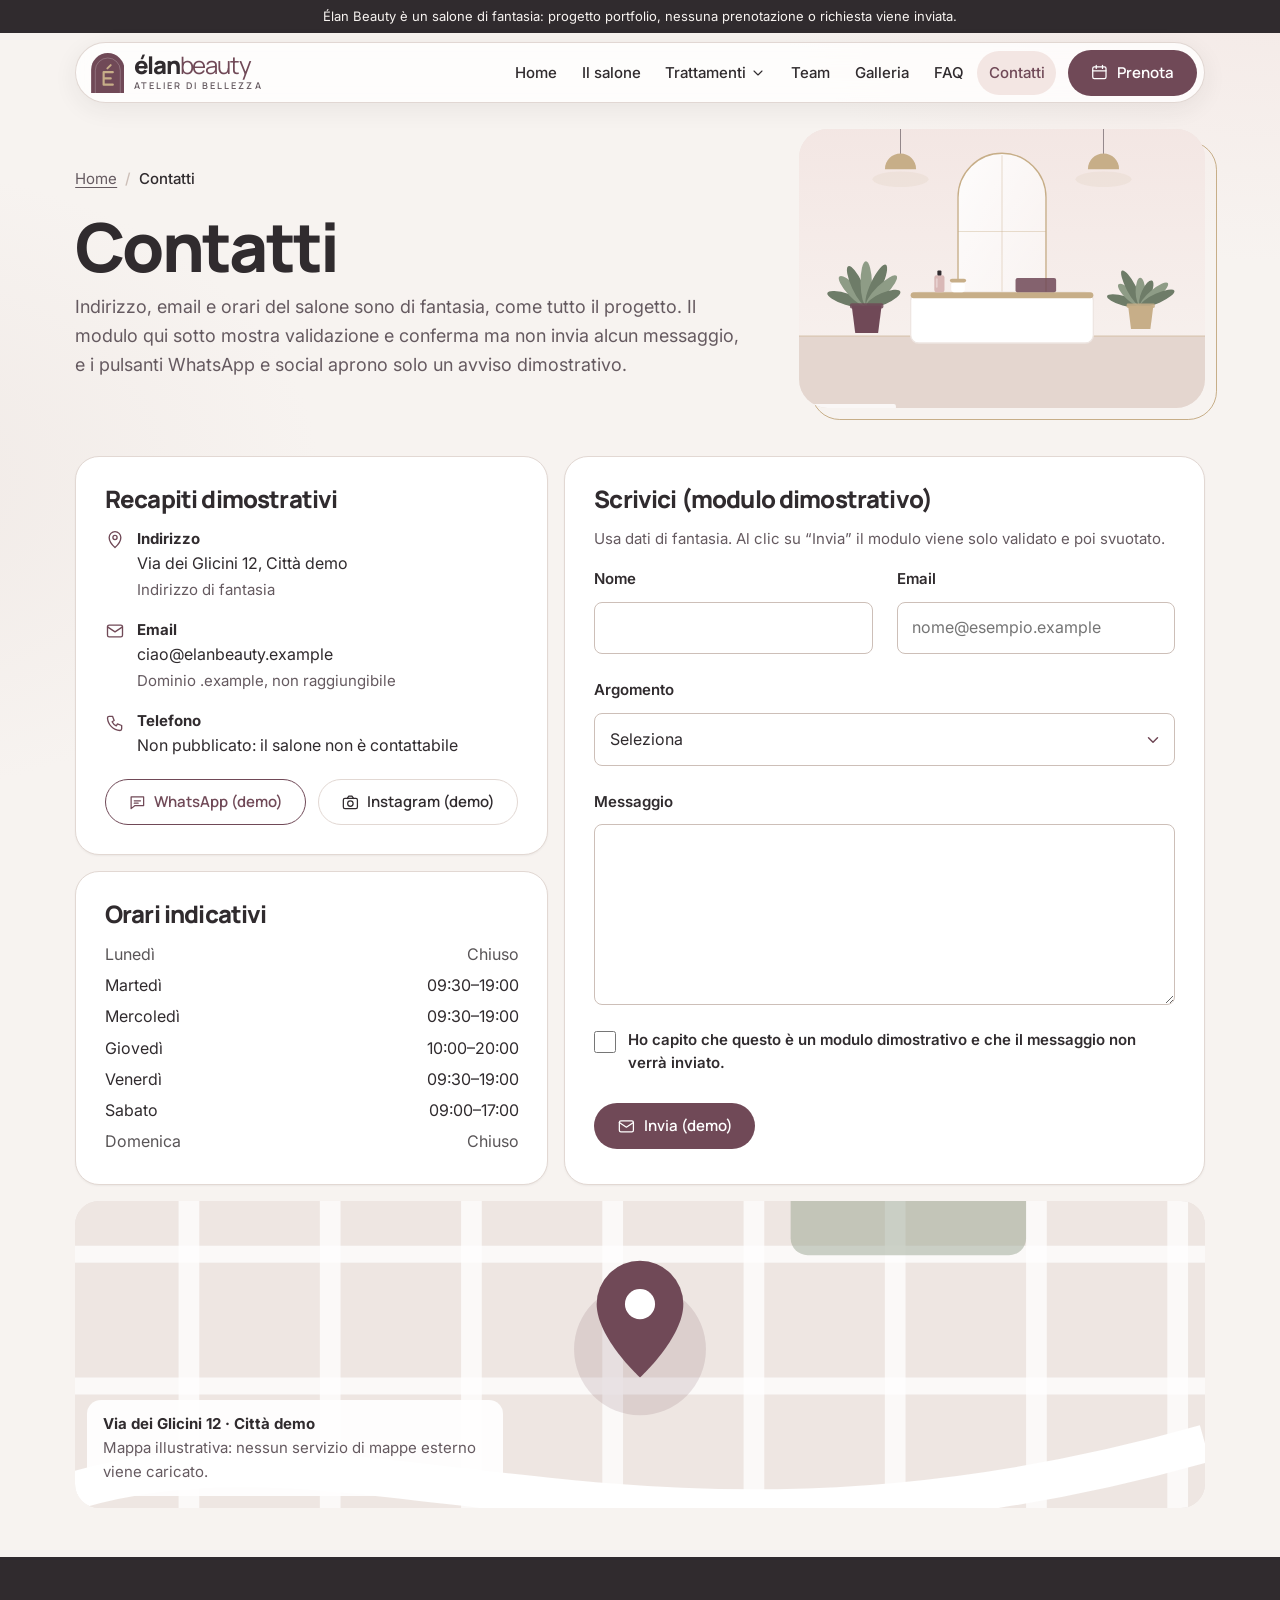
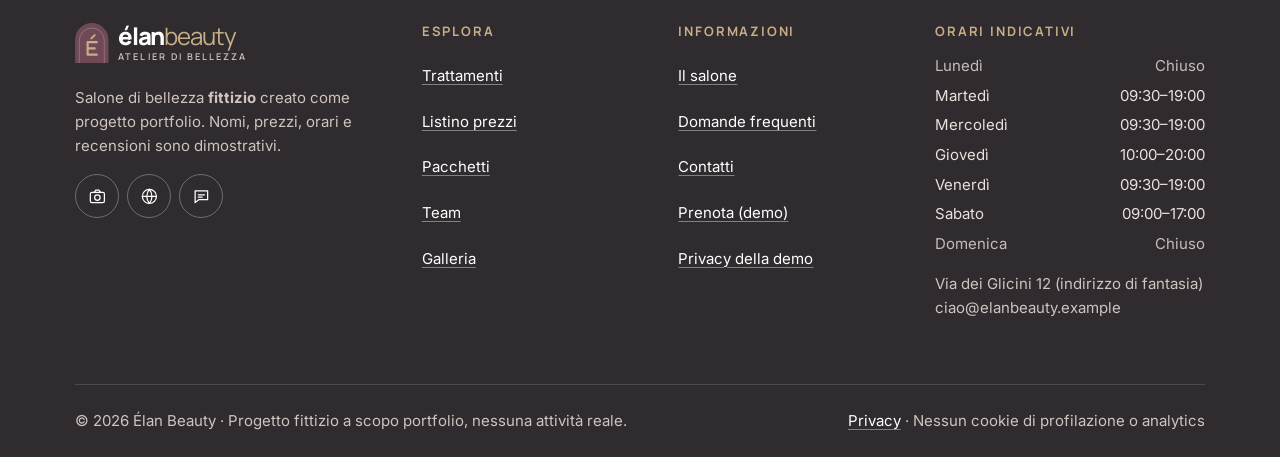
<file: contatti.html>
<!DOCTYPE html>
<html lang="it">
<head>
  <meta charset="utf-8">
  <meta name="viewport" content="width=device-width, initial-scale=1, viewport-fit=cover">
  <title>Contatti · Élan Beauty</title>
  <meta name="description" content="Recapiti dimostrativi e modulo di contatto non attivo del salone fittizio Élan Beauty.">
  <meta name="robots" content="noindex, nofollow">
  <meta name="theme-color" content="#F7F3F0">
  <meta name="format-detection" content="telephone=no">
  <meta property="og:title" content="Contatti · Élan Beauty">
  <meta property="og:description" content="Recapiti dimostrativi e modulo di contatto non attivo del salone fittizio Élan Beauty.">
  <meta property="og:type" content="website">
  <link rel="icon" href="assets/images/favicon.svg" type="image/svg+xml">
  <link rel="apple-touch-icon" href="assets/images/apple-touch-icon.png">
  <link rel="manifest" href="site.webmanifest">
  <link rel="preconnect" href="https://fonts.googleapis.com">
  <link rel="preconnect" href="https://fonts.gstatic.com" crossorigin>
  <link rel="stylesheet" href="https://fonts.googleapis.com/css2?family=Inter:wght@400;500;600&amp;family=Manrope:wght@500;600;700&amp;display=swap">
  <link rel="stylesheet" href="css/base.css">
  <link rel="stylesheet" href="css/components.css">
  <link rel="stylesheet" href="css/pages.css">
  <script defer src="js/data.js"></script>
  <script defer src="js/main.js"></script>
</head>
<body>
  <a class="skip-link" href="#main">Vai al contenuto principale</a>
  <div class="demo-ribbon">Élan Beauty è un salone di fantasia: progetto portfolio, nessuna prenotazione o richiesta viene inviata.</div>
  <header class="site-header">
    <div class="container"><div class="header-inner">
      <a class="brand" href="index.html" aria-label="Élan Beauty, torna alla home"><svg class="brand-mark" viewBox="0 0 40 48" aria-hidden="true" focusable="false"><path d="M0 48V20a20 20 0 0 1 40 0v28z" fill="#704957"/><path d="M5 48V21a15 15 0 0 1 30 0v27" fill="none" stroke="#F7F3F0" stroke-opacity=".28" stroke-width="1"/><path d="M15 23v15M15 23h11M15 30.5h8.5M15 38h11" fill="none" stroke="#C7AE88" stroke-width="2.6" stroke-linecap="round"/><path d="M19.5 18.5 23.5 14.5" stroke="#C7AE88" stroke-width="2.4" stroke-linecap="round"/></svg><span class="brand-text"><span class="brand-word">élan<span>beauty</span></span><small>atelier di bellezza</small></span></a>
      <nav class="nav-desktop" aria-label="Navigazione principale">
        <ul>
          <li><a href="index.html">Home</a></li>
          <li><a href="salone.html">Il salone</a></li>
          <li class="has-sub">
            <button type="button" class="sub-toggle" aria-expanded="false" aria-controls="d-sub-tratt">Trattamenti <svg class="icon" viewBox="0 0 24 24" aria-hidden="true" focusable="false"><path d="m6 9 6 6 6-6"/></svg></button>
            <ul class="submenu" id="d-sub-tratt" hidden>
              <li><a href="trattamenti.html">Tutti i trattamenti</a></li>
              <li><a href="listino.html">Listino prezzi</a></li>
              <li><a href="pacchetti.html">Pacchetti</a></li>
            </ul>
          </li>
          <li><a href="team.html">Team</a></li>
          <li><a href="galleria.html">Galleria</a></li>
          <li><a href="faq.html">FAQ</a></li>
          <li><a href="contatti.html" aria-current="page">Contatti</a></li>
        </ul>
      </nav>
      <a class="btn btn-primary header-cta" href="prenota.html"><svg class="icon" viewBox="0 0 24 24" aria-hidden="true" focusable="false"><rect x="3.5" y="5" width="17" height="15" rx="2"/><path d="M3.5 10h17M8 3v4M16 3v4"/></svg>Prenota</a>
      <button type="button" class="menu-toggle" aria-expanded="false" aria-controls="drawer"><svg class="icon" viewBox="0 0 24 24" aria-hidden="true" focusable="false"><path d="M4 7h16M4 12h16M4 17h16"/></svg><span>Menu</span></button>
    </div></div>
  </header>
  <div class="drawer" id="drawer" hidden>
    <div class="drawer-backdrop" data-drawer-close></div>
    <div class="drawer-panel" role="dialog" aria-modal="true" aria-label="Menu di navigazione" tabindex="-1">
      <div class="drawer-head">
        <a class="brand" href="index.html"><svg class="brand-mark" viewBox="0 0 40 48" aria-hidden="true" focusable="false"><path d="M0 48V20a20 20 0 0 1 40 0v28z" fill="#704957"/><path d="M5 48V21a15 15 0 0 1 30 0v27" fill="none" stroke="#F7F3F0" stroke-opacity=".28" stroke-width="1"/><path d="M15 23v15M15 23h11M15 30.5h8.5M15 38h11" fill="none" stroke="#C7AE88" stroke-width="2.6" stroke-linecap="round"/><path d="M19.5 18.5 23.5 14.5" stroke="#C7AE88" stroke-width="2.4" stroke-linecap="round"/></svg><span class="brand-text"><span class="brand-word">élan<span>beauty</span></span><small>atelier di bellezza</small></span></a>
        <button type="button" class="icon-btn" data-drawer-close aria-label="Chiudi menu"><svg class="icon" viewBox="0 0 24 24" aria-hidden="true" focusable="false"><path d="M6 6l12 12M18 6 6 18"/></svg></button>
      </div>
      <div class="drawer-body">
        <nav class="drawer-nav" aria-label="Navigazione mobile">
          <ul>
          <li><a href="index.html">Home</a></li>
          <li><a href="salone.html">Il salone</a></li>
          <li class="has-sub">
            <button type="button" class="sub-toggle" aria-expanded="false" aria-controls="m-sub-tratt">Trattamenti <svg class="icon" viewBox="0 0 24 24" aria-hidden="true" focusable="false"><path d="m6 9 6 6 6-6"/></svg></button>
            <ul class="submenu" id="m-sub-tratt" hidden>
              <li><a href="trattamenti.html">Tutti i trattamenti</a></li>
              <li><a href="listino.html">Listino prezzi</a></li>
              <li><a href="pacchetti.html">Pacchetti</a></li>
            </ul>
          </li>
          <li><a href="team.html">Team</a></li>
          <li><a href="galleria.html">Galleria</a></li>
          <li><a href="faq.html">FAQ</a></li>
          <li><a href="contatti.html" aria-current="page">Contatti</a></li>
        </ul>
        </nav>
        <div class="drawer-foot">
          <a class="btn btn-primary btn-block" href="prenota.html"><svg class="icon" viewBox="0 0 24 24" aria-hidden="true" focusable="false"><rect x="3.5" y="5" width="17" height="15" rx="2"/><path d="M3.5 10h17M8 3v4M16 3v4"/></svg>Richiedi un appuntamento</a>
          <p class="small muted">Progetto dimostrativo: nessun dato viene inviato.</p>
        </div>
      </div>
    </div>
  </div>
  <noscript><div class="notice" style="margin:1rem">Per vedere catalogo, filtri, galleria e prenotazione simulata attiva JavaScript nel browser.</div></noscript>
  <main id="main" tabindex="-1">
    <section class="page-hero">
      <div class="container page-hero__grid">
        <div class="page-hero__text">
          <nav class="breadcrumb" aria-label="Percorso di navigazione"><ol><li><a href="index.html">Home</a></li><li aria-current="page">Contatti</li></ol></nav>
          <h1>Contatti</h1>
          <p class="lead">Indirizzo, email e orari del salone sono di fantasia, come tutto il progetto. Il modulo qui sotto mostra validazione e conferma ma non invia alcun messaggio, e i pulsanti WhatsApp e social aprono solo un avviso dimostrativo.</p>
          
        </div>
        <figure class="page-hero__media"><img src="assets/images/galleria-reception.svg" alt="Reception del salone con bancone chiaro e piante (illustrazione segnaposto)" width="1200" height="900"></figure>
      </div>
    </section>
    <section class="section section--tight">
      <div class="container">
        <div class="contact-grid">
          <div class="contact-side">
            <div class="card">
              <h2 style="font-size:var(--fs-lg)">Recapiti dimostrativi</h2>
              <ul class="info-list">
                <li><svg class="icon" viewBox="0 0 24 24" aria-hidden="true" focusable="false"><path d="M12 21s-7-6.2-7-12a7 7 0 0 1 14 0c0 5.8-7 12-7 12z"/><circle cx="12" cy="9" r="2.5"/></svg><div><strong>Indirizzo</strong>Via dei Glicini 12, Città demo<br><span class="small muted">Indirizzo di fantasia</span></div></li>
                <li><svg class="icon" viewBox="0 0 24 24" aria-hidden="true" focusable="false"><rect x="3" y="5" width="18" height="14" rx="2"/><path d="m3 7 9 6 9-6"/></svg><div><strong>Email</strong>ciao@elanbeauty.example<br><span class="small muted">Dominio .example, non raggiungibile</span></div></li>
                <li><svg class="icon" viewBox="0 0 24 24" aria-hidden="true" focusable="false"><path d="M5 4h4l2 5-2.5 1.5a11 11 0 0 0 5 5L15 13l5 2v4a2 2 0 0 1-2 2A16 16 0 0 1 3 6a2 2 0 0 1 2-2"/></svg><div><strong>Telefono</strong>Non pubblicato: il salone non è contattabile</div></li>
              </ul>
              <div class="btn-row" style="margin-top:1.25rem">
                <button type="button" class="btn btn-outline" data-demo="whatsapp"><svg class="icon" viewBox="0 0 24 24" aria-hidden="true" focusable="false"><path d="M4 5h16v11H9l-5 4z"/><path d="M8 10h8M8 13h5"/></svg>WhatsApp (demo)</button>
                <button type="button" class="btn btn-ghost" data-demo="instagram"><svg class="icon" viewBox="0 0 24 24" aria-hidden="true" focusable="false"><rect x="3" y="7" width="18" height="13" rx="2"/><path d="M8 7l2-3h4l2 3"/><circle cx="12" cy="13.5" r="3.5"/></svg>Instagram (demo)</button>
              </div>
            </div>
            <div class="card">
              <h2 style="font-size:var(--fs-lg)">Orari indicativi</h2>
              <ul class="hours-list" data-hours></ul>
            </div>
          </div>
          <div class="card contact-form-card">
            <h2 style="font-size:var(--fs-lg)">Scrivici (modulo dimostrativo)</h2>
            <p class="muted small">Usa dati di fantasia. Al clic su “Invia” il modulo viene solo validato e poi svuotato.</p>
            <form class="form" data-demo-form="contact" novalidate>
              <div class="form-row form-row--2">
                <div class="field"><label for="c-name">Nome</label><input class="input" id="c-name" name="name" autocomplete="off" required data-label="Il nome" data-minlength="2"></div>
                <div class="field"><label for="c-email">Email</label><input class="input" id="c-email" name="email" type="email" autocomplete="off" required data-label="L’email" placeholder="nome@esempio.example"></div>
              </div>
              <div class="field">
                <label for="c-topic">Argomento</label>
                <select class="select" id="c-topic" name="topic" required data-label="L’argomento">
                  <option value="">Seleziona</option>
                  <option>Informazioni sui trattamenti</option>
                  <option>Pacchetti</option>
                  <option>Prenotazioni</option>
                  <option>Altro</option>
                </select>
              </div>
              <div class="field"><label for="c-msg">Messaggio</label><textarea class="textarea" id="c-msg" name="message" required data-label="Il messaggio" data-minlength="10" maxlength="800" rows="6"></textarea></div>
              <div class="field"><label class="check"><input type="checkbox" id="c-consent" required><span>Ho capito che questo è un modulo dimostrativo e che il messaggio non verrà inviato.</span></label></div>
              <div><button type="submit" class="btn btn-primary"><svg class="icon" viewBox="0 0 24 24" aria-hidden="true" focusable="false"><rect x="3" y="5" width="18" height="14" rx="2"/><path d="m3 7 9 6 9-6"/></svg>Invia (demo)</button></div>
            </form>
            <div class="notice notice--success" data-form-status role="status" tabindex="-1" hidden style="margin-top:1.5rem"></div>
          </div>
        </div>
        <figure class="map-band">
          <img class="map-img" src="assets/images/mappa-demo.svg" alt="Mappa illustrativa non reale con un segnaposto al centro" width="1200" height="750" loading="lazy">
          <figcaption><strong>Via dei Glicini 12 · Città demo</strong><br><span class="muted">Mappa illustrativa: nessun servizio di mappe esterno viene caricato.</span></figcaption>
        </figure>
      </div>
    </section>
  </main>
  <footer class="site-footer">
    <div class="container">
      <div class="footer-grid">
        <div>
          <a class="brand" href="index.html"><svg class="brand-mark" viewBox="0 0 40 48" aria-hidden="true" focusable="false"><path d="M0 48V20a20 20 0 0 1 40 0v28z" fill="#704957"/><path d="M5 48V21a15 15 0 0 1 30 0v27" fill="none" stroke="#F7F3F0" stroke-opacity=".28" stroke-width="1"/><path d="M15 23v15M15 23h11M15 30.5h8.5M15 38h11" fill="none" stroke="#C7AE88" stroke-width="2.6" stroke-linecap="round"/><path d="M19.5 18.5 23.5 14.5" stroke="#C7AE88" stroke-width="2.4" stroke-linecap="round"/></svg><span class="brand-text"><span class="brand-word">élan<span>beauty</span></span><small>atelier di bellezza</small></span></a>
          <p class="footer-note" style="margin-top:1rem">Salone di bellezza <strong>fittizio</strong> creato come progetto portfolio. Nomi, prezzi, orari e recensioni sono dimostrativi.</p>
          <div class="footer-social">
            <button type="button" class="icon-btn" data-demo="instagram" aria-label="Instagram (demo)"><svg class="icon" viewBox="0 0 24 24" aria-hidden="true" focusable="false"><rect x="3" y="7" width="18" height="13" rx="2"/><path d="M8 7l2-3h4l2 3"/><circle cx="12" cy="13.5" r="3.5"/></svg></button>
            <button type="button" class="icon-btn" data-demo="facebook" aria-label="Facebook (demo)"><svg class="icon" viewBox="0 0 24 24" aria-hidden="true" focusable="false"><circle cx="12" cy="12" r="9"/><path d="M3 12h18M12 3a14 14 0 0 1 0 18M12 3a14 14 0 0 0 0 18"/></svg></button>
            <button type="button" class="icon-btn" data-demo="whatsapp" aria-label="WhatsApp (demo)"><svg class="icon" viewBox="0 0 24 24" aria-hidden="true" focusable="false"><path d="M4 5h16v11H9l-5 4z"/><path d="M8 10h8M8 13h5"/></svg></button>
          </div>
        </div>
        <nav aria-label="Link del footer">
          <p class="footer-title">Esplora</p>
          <ul class="footer-links">
            <li><a href="trattamenti.html">Trattamenti</a></li>
            <li><a href="listino.html">Listino prezzi</a></li>
            <li><a href="pacchetti.html">Pacchetti</a></li>
            <li><a href="team.html">Team</a></li>
            <li><a href="galleria.html">Galleria</a></li>
          </ul>
        </nav>
        <div>
          <p class="footer-title">Informazioni</p>
          <ul class="footer-links">
            <li><a href="salone.html">Il salone</a></li>
            <li><a href="faq.html">Domande frequenti</a></li>
            <li><a href="contatti.html">Contatti</a></li>
            <li><a href="prenota.html">Prenota (demo)</a></li>
            <li><a href="privacy.html">Privacy della demo</a></li>
          </ul>
        </div>
        <div>
          <p class="footer-title">Orari indicativi</p>
          <ul class="hours-list" data-hours><li><span>Martedì–Sabato</span><span>su appuntamento</span></li></ul>
          <p class="footer-note" style="margin-top:1rem">Via dei Glicini 12 (indirizzo di fantasia)<br>ciao@elanbeauty.example</p>
        </div>
      </div>
      <div class="footer-bottom">
        <p>© <span data-year>2026</span> Élan Beauty · Progetto fittizio a scopo portfolio, nessuna attività reale.</p>
        <p><a href="privacy.html">Privacy</a> · Nessun cookie di profilazione o analytics</p>
      </div>
    </div>
  </footer>
</body>
</html>
</file>
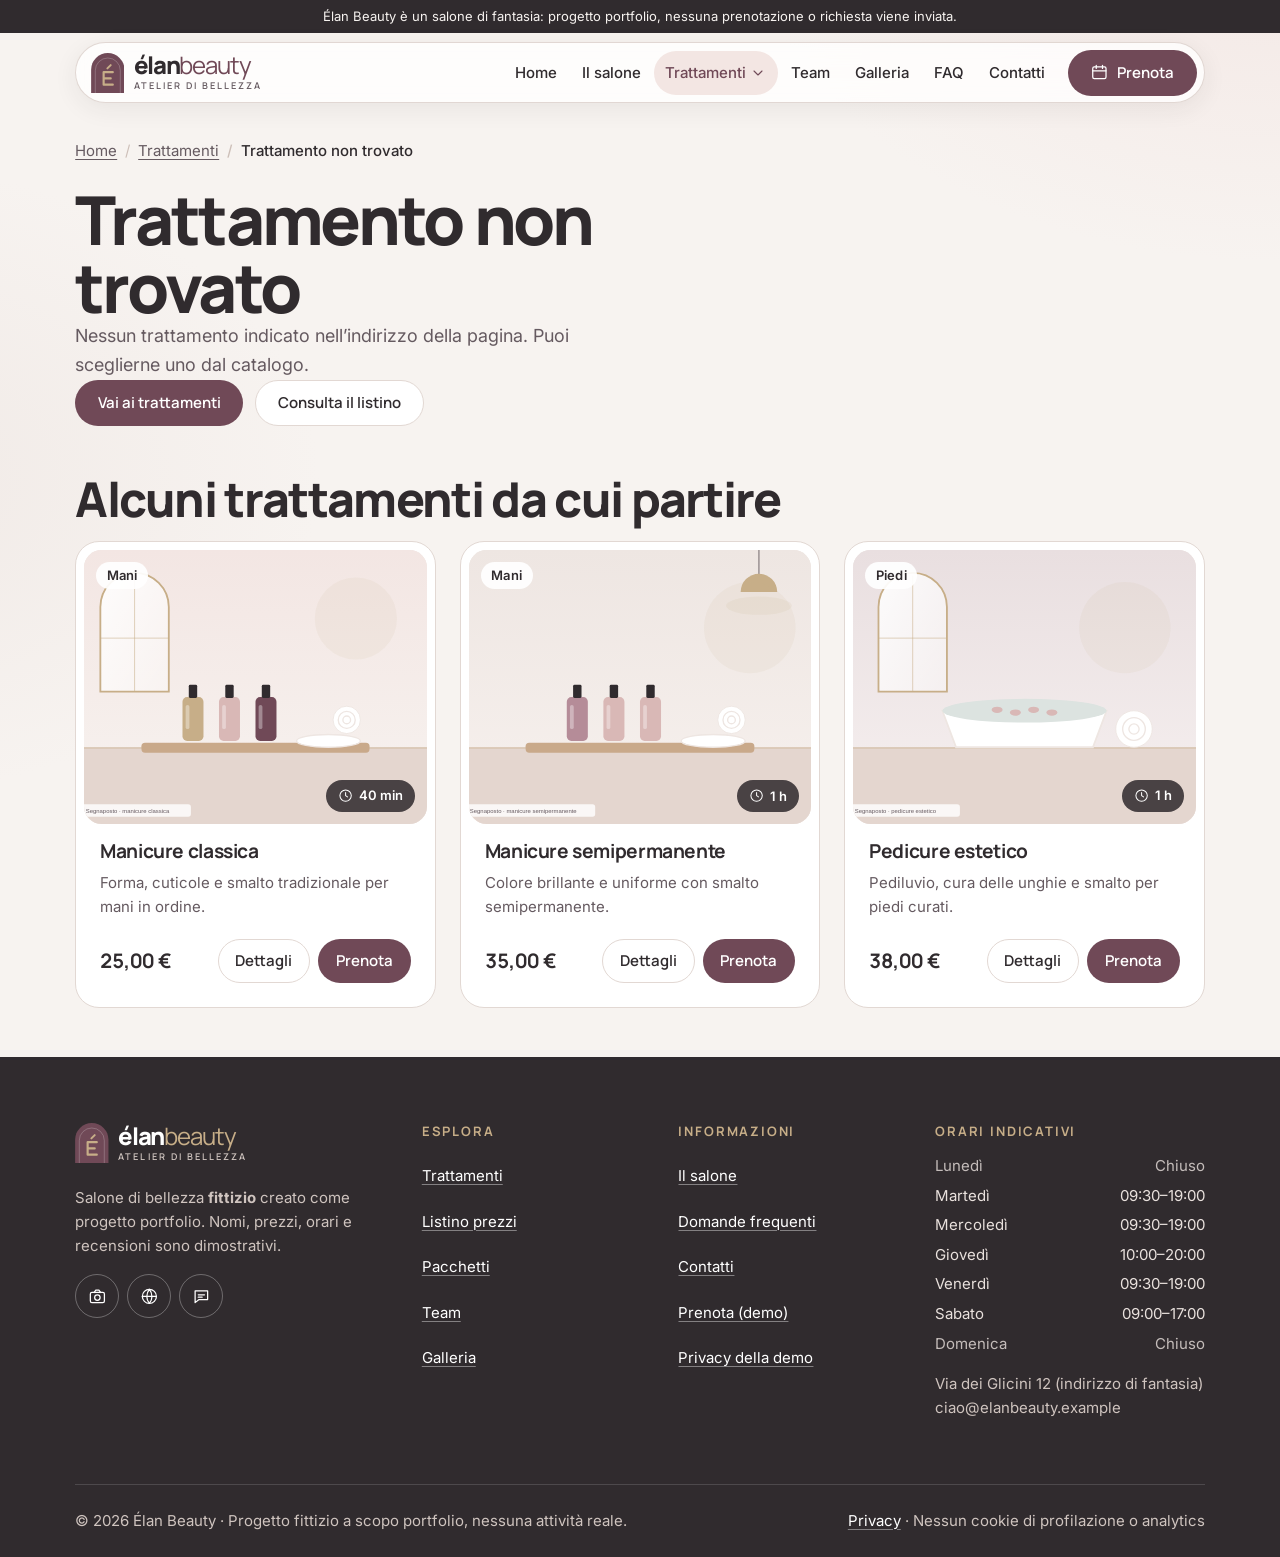
<file: dettaglio-trattamento.html>
<!DOCTYPE html>
<html lang="it">
<head>
  <meta charset="utf-8">
  <meta name="viewport" content="width=device-width, initial-scale=1, viewport-fit=cover">
  <title>Scheda trattamento · Élan Beauty</title>
  <meta name="description" content="Scheda dettagliata di un trattamento dimostrativo del salone Élan Beauty.">
  <meta name="robots" content="noindex, nofollow">
  <meta name="theme-color" content="#F7F3F0">
  <meta name="format-detection" content="telephone=no">
  <meta property="og:title" content="Scheda trattamento · Élan Beauty">
  <meta property="og:description" content="Scheda dettagliata di un trattamento dimostrativo del salone Élan Beauty.">
  <meta property="og:type" content="website">
  <link rel="icon" href="assets/images/favicon.svg" type="image/svg+xml">
  <link rel="apple-touch-icon" href="assets/images/apple-touch-icon.png">
  <link rel="manifest" href="site.webmanifest">
  <link rel="preconnect" href="https://fonts.googleapis.com">
  <link rel="preconnect" href="https://fonts.gstatic.com" crossorigin>
  <link rel="stylesheet" href="https://fonts.googleapis.com/css2?family=Inter:wght@400;500;600&amp;family=Manrope:wght@500;600;700&amp;display=swap">
  <link rel="stylesheet" href="css/base.css">
  <link rel="stylesheet" href="css/components.css">
  <link rel="stylesheet" href="css/pages.css">
  <script defer src="js/data.js"></script>
  <script defer src="js/main.js"></script>
  <script defer src="js/dettaglio.js"></script>
</head>
<body>
  <a class="skip-link" href="#main">Vai al contenuto principale</a>
  <div class="demo-ribbon">Élan Beauty è un salone di fantasia: progetto portfolio, nessuna prenotazione o richiesta viene inviata.</div>
  <header class="site-header">
    <div class="container"><div class="header-inner">
      <a class="brand" href="index.html" aria-label="Élan Beauty, torna alla home"><svg class="brand-mark" viewBox="0 0 40 48" aria-hidden="true" focusable="false"><path d="M0 48V20a20 20 0 0 1 40 0v28z" fill="#704957"/><path d="M5 48V21a15 15 0 0 1 30 0v27" fill="none" stroke="#F7F3F0" stroke-opacity=".28" stroke-width="1"/><path d="M15 23v15M15 23h11M15 30.5h8.5M15 38h11" fill="none" stroke="#C7AE88" stroke-width="2.6" stroke-linecap="round"/><path d="M19.5 18.5 23.5 14.5" stroke="#C7AE88" stroke-width="2.4" stroke-linecap="round"/></svg><span class="brand-text"><span class="brand-word">élan<span>beauty</span></span><small>atelier di bellezza</small></span></a>
      <nav class="nav-desktop" aria-label="Navigazione principale">
        <ul>
          <li><a href="index.html">Home</a></li>
          <li><a href="salone.html">Il salone</a></li>
          <li class="has-sub">
            <button type="button" class="sub-toggle is-current" aria-expanded="false" aria-controls="d-sub-tratt">Trattamenti <svg class="icon" viewBox="0 0 24 24" aria-hidden="true" focusable="false"><path d="m6 9 6 6 6-6"/></svg></button>
            <ul class="submenu" id="d-sub-tratt" hidden>
              <li><a href="trattamenti.html">Tutti i trattamenti</a></li>
              <li><a href="listino.html">Listino prezzi</a></li>
              <li><a href="pacchetti.html">Pacchetti</a></li>
            </ul>
          </li>
          <li><a href="team.html">Team</a></li>
          <li><a href="galleria.html">Galleria</a></li>
          <li><a href="faq.html">FAQ</a></li>
          <li><a href="contatti.html">Contatti</a></li>
        </ul>
      </nav>
      <a class="btn btn-primary header-cta" href="prenota.html"><svg class="icon" viewBox="0 0 24 24" aria-hidden="true" focusable="false"><rect x="3.5" y="5" width="17" height="15" rx="2"/><path d="M3.5 10h17M8 3v4M16 3v4"/></svg>Prenota</a>
      <button type="button" class="menu-toggle" aria-expanded="false" aria-controls="drawer"><svg class="icon" viewBox="0 0 24 24" aria-hidden="true" focusable="false"><path d="M4 7h16M4 12h16M4 17h16"/></svg><span>Menu</span></button>
    </div></div>
  </header>
  <div class="drawer" id="drawer" hidden>
    <div class="drawer-backdrop" data-drawer-close></div>
    <div class="drawer-panel" role="dialog" aria-modal="true" aria-label="Menu di navigazione" tabindex="-1">
      <div class="drawer-head">
        <a class="brand" href="index.html"><svg class="brand-mark" viewBox="0 0 40 48" aria-hidden="true" focusable="false"><path d="M0 48V20a20 20 0 0 1 40 0v28z" fill="#704957"/><path d="M5 48V21a15 15 0 0 1 30 0v27" fill="none" stroke="#F7F3F0" stroke-opacity=".28" stroke-width="1"/><path d="M15 23v15M15 23h11M15 30.5h8.5M15 38h11" fill="none" stroke="#C7AE88" stroke-width="2.6" stroke-linecap="round"/><path d="M19.5 18.5 23.5 14.5" stroke="#C7AE88" stroke-width="2.4" stroke-linecap="round"/></svg><span class="brand-text"><span class="brand-word">élan<span>beauty</span></span><small>atelier di bellezza</small></span></a>
        <button type="button" class="icon-btn" data-drawer-close aria-label="Chiudi menu"><svg class="icon" viewBox="0 0 24 24" aria-hidden="true" focusable="false"><path d="M6 6l12 12M18 6 6 18"/></svg></button>
      </div>
      <div class="drawer-body">
        <nav class="drawer-nav" aria-label="Navigazione mobile">
          <ul>
          <li><a href="index.html">Home</a></li>
          <li><a href="salone.html">Il salone</a></li>
          <li class="has-sub">
            <button type="button" class="sub-toggle is-current" aria-expanded="true" aria-controls="m-sub-tratt">Trattamenti <svg class="icon" viewBox="0 0 24 24" aria-hidden="true" focusable="false"><path d="m6 9 6 6 6-6"/></svg></button>
            <ul class="submenu" id="m-sub-tratt">
              <li><a href="trattamenti.html">Tutti i trattamenti</a></li>
              <li><a href="listino.html">Listino prezzi</a></li>
              <li><a href="pacchetti.html">Pacchetti</a></li>
            </ul>
          </li>
          <li><a href="team.html">Team</a></li>
          <li><a href="galleria.html">Galleria</a></li>
          <li><a href="faq.html">FAQ</a></li>
          <li><a href="contatti.html">Contatti</a></li>
        </ul>
        </nav>
        <div class="drawer-foot">
          <a class="btn btn-primary btn-block" href="prenota.html"><svg class="icon" viewBox="0 0 24 24" aria-hidden="true" focusable="false"><rect x="3.5" y="5" width="17" height="15" rx="2"/><path d="M3.5 10h17M8 3v4M16 3v4"/></svg>Richiedi un appuntamento</a>
          <p class="small muted">Progetto dimostrativo: nessun dato viene inviato.</p>
        </div>
      </div>
    </div>
  </div>
  <noscript><div class="notice" style="margin:1rem">Per vedere catalogo, filtri, galleria e prenotazione simulata attiva JavaScript nel browser.</div></noscript>
  <main id="main" tabindex="-1">
    <section class="page-hero">
      <div class="container">
        <nav class="breadcrumb" aria-label="Percorso di navigazione"><ol><li><a href="index.html">Home</a></li><li><a href="trattamenti.html">Trattamenti</a></li><li aria-current="page" data-crumb-current>Scheda trattamento</li></ol></nav>
        <div data-detail>
          <h1>Scheda trattamento</h1>
          <p class="lead">Caricamento della scheda…</p>
        </div>
      </div>
    </section>
    <section class="section section--tight" data-detail-body></section>
  </main>
  <footer class="site-footer">
    <div class="container">
      <div class="footer-grid">
        <div>
          <a class="brand" href="index.html"><svg class="brand-mark" viewBox="0 0 40 48" aria-hidden="true" focusable="false"><path d="M0 48V20a20 20 0 0 1 40 0v28z" fill="#704957"/><path d="M5 48V21a15 15 0 0 1 30 0v27" fill="none" stroke="#F7F3F0" stroke-opacity=".28" stroke-width="1"/><path d="M15 23v15M15 23h11M15 30.5h8.5M15 38h11" fill="none" stroke="#C7AE88" stroke-width="2.6" stroke-linecap="round"/><path d="M19.5 18.5 23.5 14.5" stroke="#C7AE88" stroke-width="2.4" stroke-linecap="round"/></svg><span class="brand-text"><span class="brand-word">élan<span>beauty</span></span><small>atelier di bellezza</small></span></a>
          <p class="footer-note" style="margin-top:1rem">Salone di bellezza <strong>fittizio</strong> creato come progetto portfolio. Nomi, prezzi, orari e recensioni sono dimostrativi.</p>
          <div class="footer-social">
            <button type="button" class="icon-btn" data-demo="instagram" aria-label="Instagram (demo)"><svg class="icon" viewBox="0 0 24 24" aria-hidden="true" focusable="false"><rect x="3" y="7" width="18" height="13" rx="2"/><path d="M8 7l2-3h4l2 3"/><circle cx="12" cy="13.5" r="3.5"/></svg></button>
            <button type="button" class="icon-btn" data-demo="facebook" aria-label="Facebook (demo)"><svg class="icon" viewBox="0 0 24 24" aria-hidden="true" focusable="false"><circle cx="12" cy="12" r="9"/><path d="M3 12h18M12 3a14 14 0 0 1 0 18M12 3a14 14 0 0 0 0 18"/></svg></button>
            <button type="button" class="icon-btn" data-demo="whatsapp" aria-label="WhatsApp (demo)"><svg class="icon" viewBox="0 0 24 24" aria-hidden="true" focusable="false"><path d="M4 5h16v11H9l-5 4z"/><path d="M8 10h8M8 13h5"/></svg></button>
          </div>
        </div>
        <nav aria-label="Link del footer">
          <p class="footer-title">Esplora</p>
          <ul class="footer-links">
            <li><a href="trattamenti.html">Trattamenti</a></li>
            <li><a href="listino.html">Listino prezzi</a></li>
            <li><a href="pacchetti.html">Pacchetti</a></li>
            <li><a href="team.html">Team</a></li>
            <li><a href="galleria.html">Galleria</a></li>
          </ul>
        </nav>
        <div>
          <p class="footer-title">Informazioni</p>
          <ul class="footer-links">
            <li><a href="salone.html">Il salone</a></li>
            <li><a href="faq.html">Domande frequenti</a></li>
            <li><a href="contatti.html">Contatti</a></li>
            <li><a href="prenota.html">Prenota (demo)</a></li>
            <li><a href="privacy.html">Privacy della demo</a></li>
          </ul>
        </div>
        <div>
          <p class="footer-title">Orari indicativi</p>
          <ul class="hours-list" data-hours><li><span>Martedì–Sabato</span><span>su appuntamento</span></li></ul>
          <p class="footer-note" style="margin-top:1rem">Via dei Glicini 12 (indirizzo di fantasia)<br>ciao@elanbeauty.example</p>
        </div>
      </div>
      <div class="footer-bottom">
        <p>© <span data-year>2026</span> Élan Beauty · Progetto fittizio a scopo portfolio, nessuna attività reale.</p>
        <p><a href="privacy.html">Privacy</a> · Nessun cookie di profilazione o analytics</p>
      </div>
    </div>
  </footer>
</body>
</html>
</file>
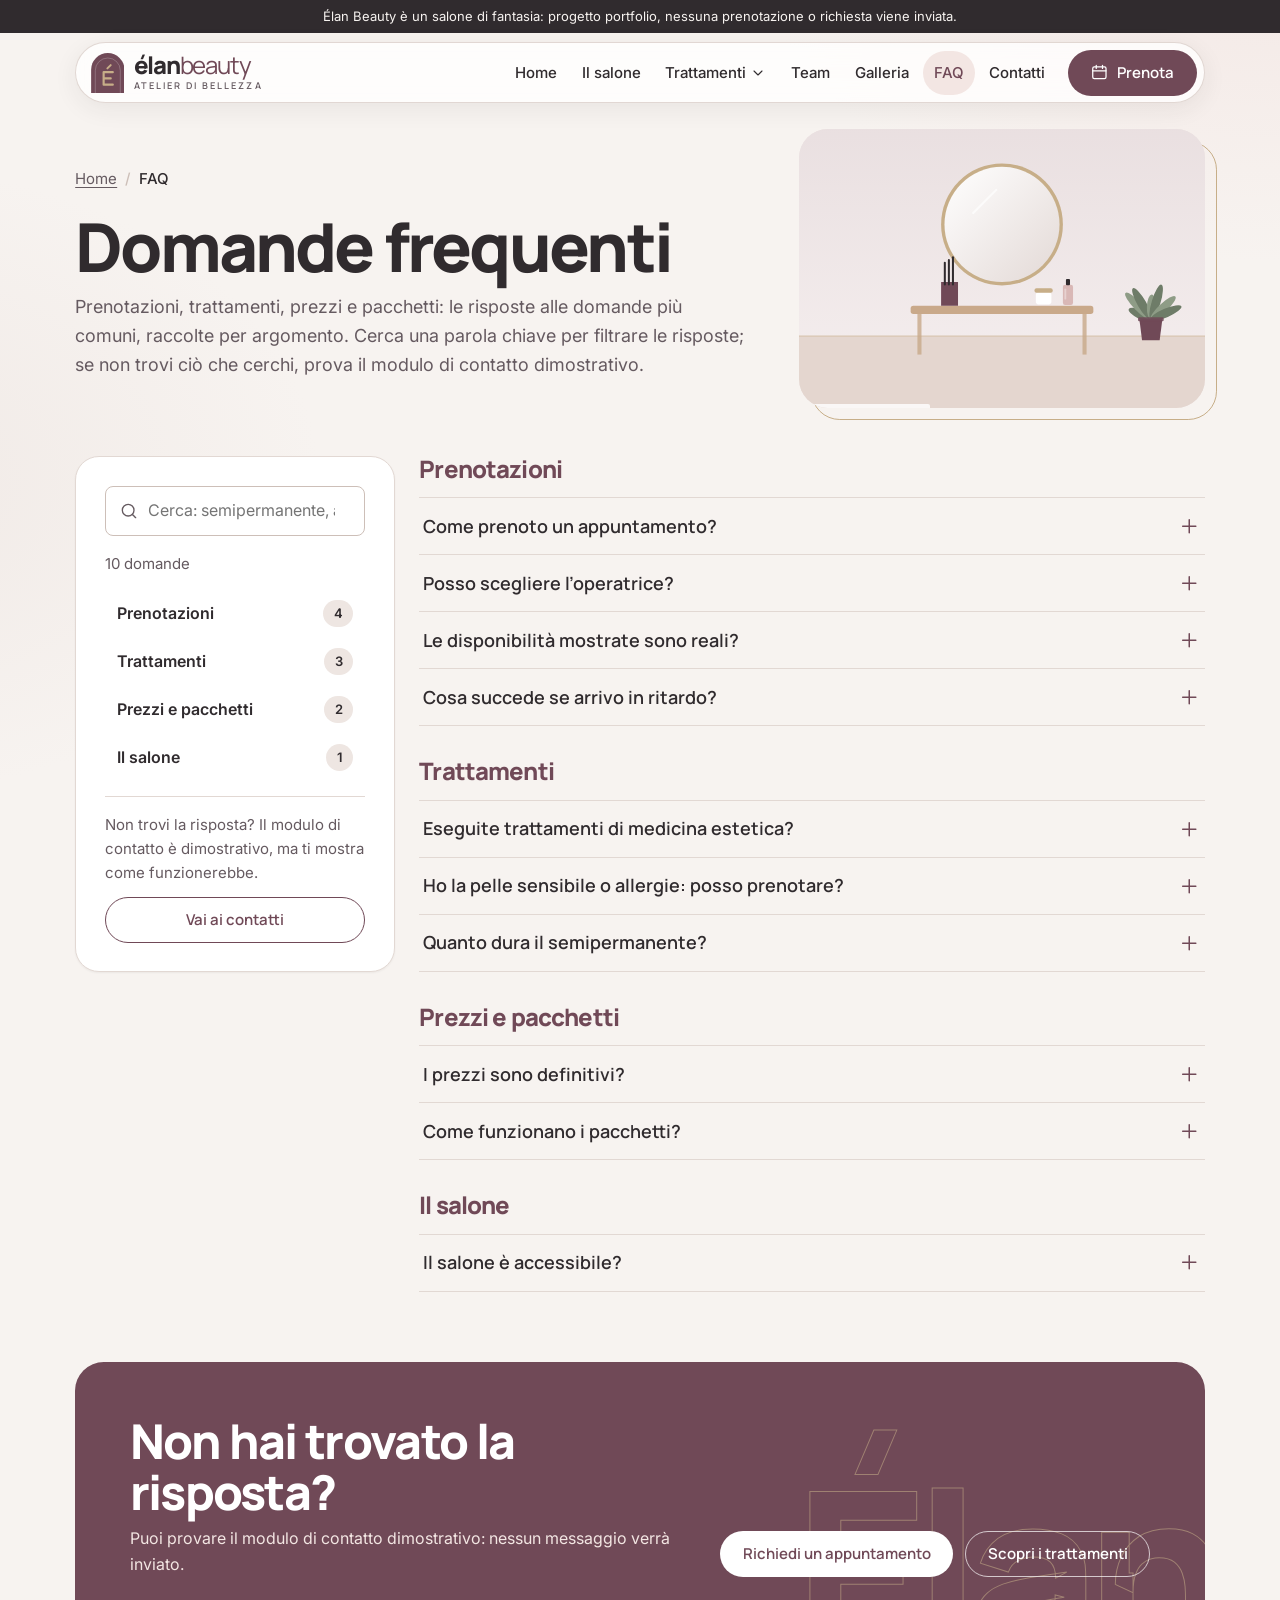
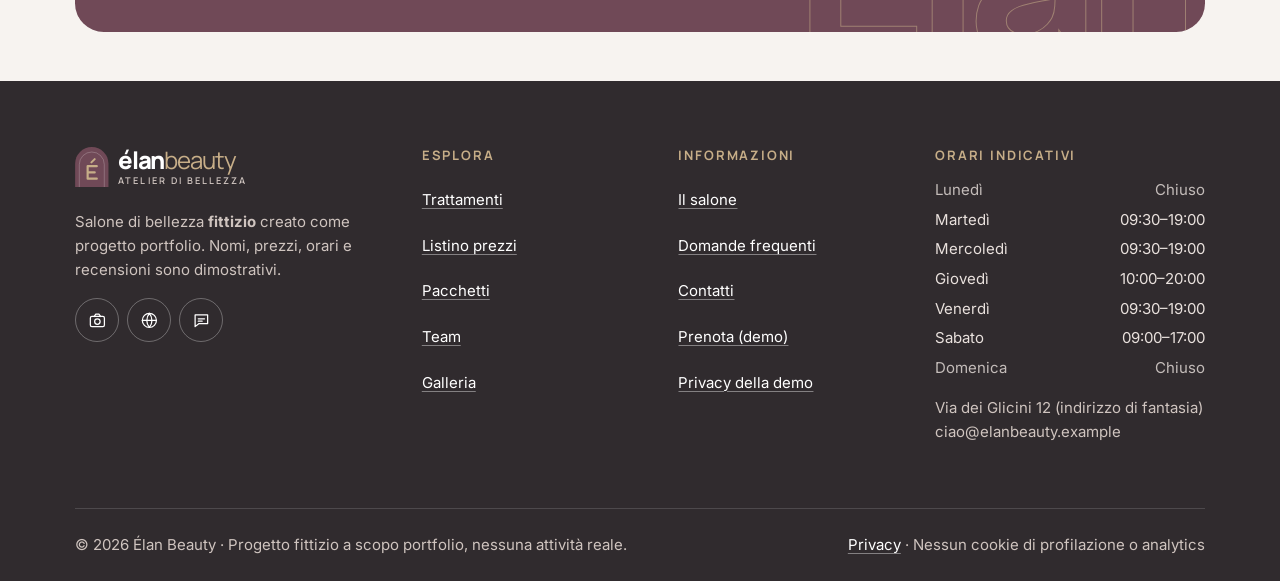
<file: faq.html>
<!DOCTYPE html>
<html lang="it">
<head>
  <meta charset="utf-8">
  <meta name="viewport" content="width=device-width, initial-scale=1, viewport-fit=cover">
  <title>FAQ · Élan Beauty</title>
  <meta name="description" content="Domande frequenti sul salone fittizio Élan Beauty.">
  <meta name="robots" content="noindex, nofollow">
  <meta name="theme-color" content="#F7F3F0">
  <meta name="format-detection" content="telephone=no">
  <meta property="og:title" content="FAQ · Élan Beauty">
  <meta property="og:description" content="Domande frequenti sul salone fittizio Élan Beauty.">
  <meta property="og:type" content="website">
  <link rel="icon" href="assets/images/favicon.svg" type="image/svg+xml">
  <link rel="apple-touch-icon" href="assets/images/apple-touch-icon.png">
  <link rel="manifest" href="site.webmanifest">
  <link rel="preconnect" href="https://fonts.googleapis.com">
  <link rel="preconnect" href="https://fonts.gstatic.com" crossorigin>
  <link rel="stylesheet" href="https://fonts.googleapis.com/css2?family=Inter:wght@400;500;600&amp;family=Manrope:wght@500;600;700&amp;display=swap">
  <link rel="stylesheet" href="css/base.css">
  <link rel="stylesheet" href="css/components.css">
  <link rel="stylesheet" href="css/pages.css">
  <script defer src="js/data.js"></script>
  <script defer src="js/main.js"></script>
  <script defer src="js/faq.js"></script>
</head>
<body>
  <a class="skip-link" href="#main">Vai al contenuto principale</a>
  <div class="demo-ribbon">Élan Beauty è un salone di fantasia: progetto portfolio, nessuna prenotazione o richiesta viene inviata.</div>
  <header class="site-header">
    <div class="container"><div class="header-inner">
      <a class="brand" href="index.html" aria-label="Élan Beauty, torna alla home"><svg class="brand-mark" viewBox="0 0 40 48" aria-hidden="true" focusable="false"><path d="M0 48V20a20 20 0 0 1 40 0v28z" fill="#704957"/><path d="M5 48V21a15 15 0 0 1 30 0v27" fill="none" stroke="#F7F3F0" stroke-opacity=".28" stroke-width="1"/><path d="M15 23v15M15 23h11M15 30.5h8.5M15 38h11" fill="none" stroke="#C7AE88" stroke-width="2.6" stroke-linecap="round"/><path d="M19.5 18.5 23.5 14.5" stroke="#C7AE88" stroke-width="2.4" stroke-linecap="round"/></svg><span class="brand-text"><span class="brand-word">élan<span>beauty</span></span><small>atelier di bellezza</small></span></a>
      <nav class="nav-desktop" aria-label="Navigazione principale">
        <ul>
          <li><a href="index.html">Home</a></li>
          <li><a href="salone.html">Il salone</a></li>
          <li class="has-sub">
            <button type="button" class="sub-toggle" aria-expanded="false" aria-controls="d-sub-tratt">Trattamenti <svg class="icon" viewBox="0 0 24 24" aria-hidden="true" focusable="false"><path d="m6 9 6 6 6-6"/></svg></button>
            <ul class="submenu" id="d-sub-tratt" hidden>
              <li><a href="trattamenti.html">Tutti i trattamenti</a></li>
              <li><a href="listino.html">Listino prezzi</a></li>
              <li><a href="pacchetti.html">Pacchetti</a></li>
            </ul>
          </li>
          <li><a href="team.html">Team</a></li>
          <li><a href="galleria.html">Galleria</a></li>
          <li><a href="faq.html" aria-current="page">FAQ</a></li>
          <li><a href="contatti.html">Contatti</a></li>
        </ul>
      </nav>
      <a class="btn btn-primary header-cta" href="prenota.html"><svg class="icon" viewBox="0 0 24 24" aria-hidden="true" focusable="false"><rect x="3.5" y="5" width="17" height="15" rx="2"/><path d="M3.5 10h17M8 3v4M16 3v4"/></svg>Prenota</a>
      <button type="button" class="menu-toggle" aria-expanded="false" aria-controls="drawer"><svg class="icon" viewBox="0 0 24 24" aria-hidden="true" focusable="false"><path d="M4 7h16M4 12h16M4 17h16"/></svg><span>Menu</span></button>
    </div></div>
  </header>
  <div class="drawer" id="drawer" hidden>
    <div class="drawer-backdrop" data-drawer-close></div>
    <div class="drawer-panel" role="dialog" aria-modal="true" aria-label="Menu di navigazione" tabindex="-1">
      <div class="drawer-head">
        <a class="brand" href="index.html"><svg class="brand-mark" viewBox="0 0 40 48" aria-hidden="true" focusable="false"><path d="M0 48V20a20 20 0 0 1 40 0v28z" fill="#704957"/><path d="M5 48V21a15 15 0 0 1 30 0v27" fill="none" stroke="#F7F3F0" stroke-opacity=".28" stroke-width="1"/><path d="M15 23v15M15 23h11M15 30.5h8.5M15 38h11" fill="none" stroke="#C7AE88" stroke-width="2.6" stroke-linecap="round"/><path d="M19.5 18.5 23.5 14.5" stroke="#C7AE88" stroke-width="2.4" stroke-linecap="round"/></svg><span class="brand-text"><span class="brand-word">élan<span>beauty</span></span><small>atelier di bellezza</small></span></a>
        <button type="button" class="icon-btn" data-drawer-close aria-label="Chiudi menu"><svg class="icon" viewBox="0 0 24 24" aria-hidden="true" focusable="false"><path d="M6 6l12 12M18 6 6 18"/></svg></button>
      </div>
      <div class="drawer-body">
        <nav class="drawer-nav" aria-label="Navigazione mobile">
          <ul>
          <li><a href="index.html">Home</a></li>
          <li><a href="salone.html">Il salone</a></li>
          <li class="has-sub">
            <button type="button" class="sub-toggle" aria-expanded="false" aria-controls="m-sub-tratt">Trattamenti <svg class="icon" viewBox="0 0 24 24" aria-hidden="true" focusable="false"><path d="m6 9 6 6 6-6"/></svg></button>
            <ul class="submenu" id="m-sub-tratt" hidden>
              <li><a href="trattamenti.html">Tutti i trattamenti</a></li>
              <li><a href="listino.html">Listino prezzi</a></li>
              <li><a href="pacchetti.html">Pacchetti</a></li>
            </ul>
          </li>
          <li><a href="team.html">Team</a></li>
          <li><a href="galleria.html">Galleria</a></li>
          <li><a href="faq.html" aria-current="page">FAQ</a></li>
          <li><a href="contatti.html">Contatti</a></li>
        </ul>
        </nav>
        <div class="drawer-foot">
          <a class="btn btn-primary btn-block" href="prenota.html"><svg class="icon" viewBox="0 0 24 24" aria-hidden="true" focusable="false"><rect x="3.5" y="5" width="17" height="15" rx="2"/><path d="M3.5 10h17M8 3v4M16 3v4"/></svg>Richiedi un appuntamento</a>
          <p class="small muted">Progetto dimostrativo: nessun dato viene inviato.</p>
        </div>
      </div>
    </div>
  </div>
  <noscript><div class="notice" style="margin:1rem">Per vedere catalogo, filtri, galleria e prenotazione simulata attiva JavaScript nel browser.</div></noscript>
  <main id="main" tabindex="-1">
    <section class="page-hero">
      <div class="container page-hero__grid">
        <div class="page-hero__text">
          <nav class="breadcrumb" aria-label="Percorso di navigazione"><ol><li><a href="index.html">Home</a></li><li aria-current="page">FAQ</li></ol></nav>
          <h1>Domande frequenti</h1>
          <p class="lead">Prenotazioni, trattamenti, prezzi e pacchetti: le risposte alle domande più comuni, raccolte per argomento. Cerca una parola chiave per filtrare le risposte; se non trovi ciò che cerchi, prova il modulo di contatto dimostrativo.</p>
          
        </div>
        <figure class="page-hero__media"><img src="assets/images/galleria-sguardo.svg" alt="Postazione sguardo con specchio tondo e pennelli (illustrazione segnaposto)" width="1200" height="900"></figure>
      </div>
    </section>
    <section class="section section--tight">
      <div class="container faq-layout">
        <aside class="faq-aside card" aria-label="Cerca e filtra le domande">
          <form class="search" role="search">
            <label class="visually-hidden" for="faq-search">Cerca nelle domande</label>
            <svg class="icon" viewBox="0 0 24 24" aria-hidden="true" focusable="false"><circle cx="11" cy="11" r="7"/><path d="m20 20-3.5-3.5"/></svg>
            <input class="input" id="faq-search" type="search" placeholder="Cerca: semipermanente, allergie…" autocomplete="off">
          </form>
          <p class="result-count" data-faq-count aria-live="polite"></p>
          <nav aria-label="Argomenti"><ul class="faq-topics" data-faq-groups></ul></nav>
          <div class="faq-aside__cta">
            <p class="small muted">Non trovi la risposta? Il modulo di contatto è dimostrativo, ma ti mostra come funzionerebbe.</p>
            <a class="btn btn-outline btn-block" href="contatti.html">Vai ai contatti</a>
          </div>
        </aside>
        <div>
          <div data-faq></div>
          <div class="empty-state" data-faq-empty hidden>
            <svg class="icon" viewBox="0 0 24 24" aria-hidden="true" focusable="false"><circle cx="11" cy="11" r="7"/><path d="m20 20-3.5-3.5"/></svg>
            <h2>Nessuna risposta trovata</h2>
            <p>Prova con un’altra parola o scrivici dalla pagina contatti (modulo dimostrativo).</p>
            <div class="btn-row" style="justify-content:center"><button type="button" class="btn btn-primary" data-faq-reset>Mostra tutte</button><a class="btn btn-ghost" href="contatti.html">Contatti</a></div>
          </div>
        </div>
      </div>
    </section>
    <section class="section section--cta">
      <div class="container">
        <div class="cta-band">
          <div><h2>Non hai trovato la risposta?</h2><p>Puoi provare il modulo di contatto dimostrativo: nessun messaggio verrà inviato.</p></div>
          <div class="btn-row"><a class="btn btn-primary" href="prenota.html">Richiedi un appuntamento</a><a class="btn btn-outline" href="trattamenti.html">Scopri i trattamenti</a></div>
        </div>
      </div>
    </section>
  </main>
  <footer class="site-footer">
    <div class="container">
      <div class="footer-grid">
        <div>
          <a class="brand" href="index.html"><svg class="brand-mark" viewBox="0 0 40 48" aria-hidden="true" focusable="false"><path d="M0 48V20a20 20 0 0 1 40 0v28z" fill="#704957"/><path d="M5 48V21a15 15 0 0 1 30 0v27" fill="none" stroke="#F7F3F0" stroke-opacity=".28" stroke-width="1"/><path d="M15 23v15M15 23h11M15 30.5h8.5M15 38h11" fill="none" stroke="#C7AE88" stroke-width="2.6" stroke-linecap="round"/><path d="M19.5 18.5 23.5 14.5" stroke="#C7AE88" stroke-width="2.4" stroke-linecap="round"/></svg><span class="brand-text"><span class="brand-word">élan<span>beauty</span></span><small>atelier di bellezza</small></span></a>
          <p class="footer-note" style="margin-top:1rem">Salone di bellezza <strong>fittizio</strong> creato come progetto portfolio. Nomi, prezzi, orari e recensioni sono dimostrativi.</p>
          <div class="footer-social">
            <button type="button" class="icon-btn" data-demo="instagram" aria-label="Instagram (demo)"><svg class="icon" viewBox="0 0 24 24" aria-hidden="true" focusable="false"><rect x="3" y="7" width="18" height="13" rx="2"/><path d="M8 7l2-3h4l2 3"/><circle cx="12" cy="13.5" r="3.5"/></svg></button>
            <button type="button" class="icon-btn" data-demo="facebook" aria-label="Facebook (demo)"><svg class="icon" viewBox="0 0 24 24" aria-hidden="true" focusable="false"><circle cx="12" cy="12" r="9"/><path d="M3 12h18M12 3a14 14 0 0 1 0 18M12 3a14 14 0 0 0 0 18"/></svg></button>
            <button type="button" class="icon-btn" data-demo="whatsapp" aria-label="WhatsApp (demo)"><svg class="icon" viewBox="0 0 24 24" aria-hidden="true" focusable="false"><path d="M4 5h16v11H9l-5 4z"/><path d="M8 10h8M8 13h5"/></svg></button>
          </div>
        </div>
        <nav aria-label="Link del footer">
          <p class="footer-title">Esplora</p>
          <ul class="footer-links">
            <li><a href="trattamenti.html">Trattamenti</a></li>
            <li><a href="listino.html">Listino prezzi</a></li>
            <li><a href="pacchetti.html">Pacchetti</a></li>
            <li><a href="team.html">Team</a></li>
            <li><a href="galleria.html">Galleria</a></li>
          </ul>
        </nav>
        <div>
          <p class="footer-title">Informazioni</p>
          <ul class="footer-links">
            <li><a href="salone.html">Il salone</a></li>
            <li><a href="faq.html">Domande frequenti</a></li>
            <li><a href="contatti.html">Contatti</a></li>
            <li><a href="prenota.html">Prenota (demo)</a></li>
            <li><a href="privacy.html">Privacy della demo</a></li>
          </ul>
        </div>
        <div>
          <p class="footer-title">Orari indicativi</p>
          <ul class="hours-list" data-hours><li><span>Martedì–Sabato</span><span>su appuntamento</span></li></ul>
          <p class="footer-note" style="margin-top:1rem">Via dei Glicini 12 (indirizzo di fantasia)<br>ciao@elanbeauty.example</p>
        </div>
      </div>
      <div class="footer-bottom">
        <p>© <span data-year>2026</span> Élan Beauty · Progetto fittizio a scopo portfolio, nessuna attività reale.</p>
        <p><a href="privacy.html">Privacy</a> · Nessun cookie di profilazione o analytics</p>
      </div>
    </div>
  </footer>
</body>
</html>
</file>
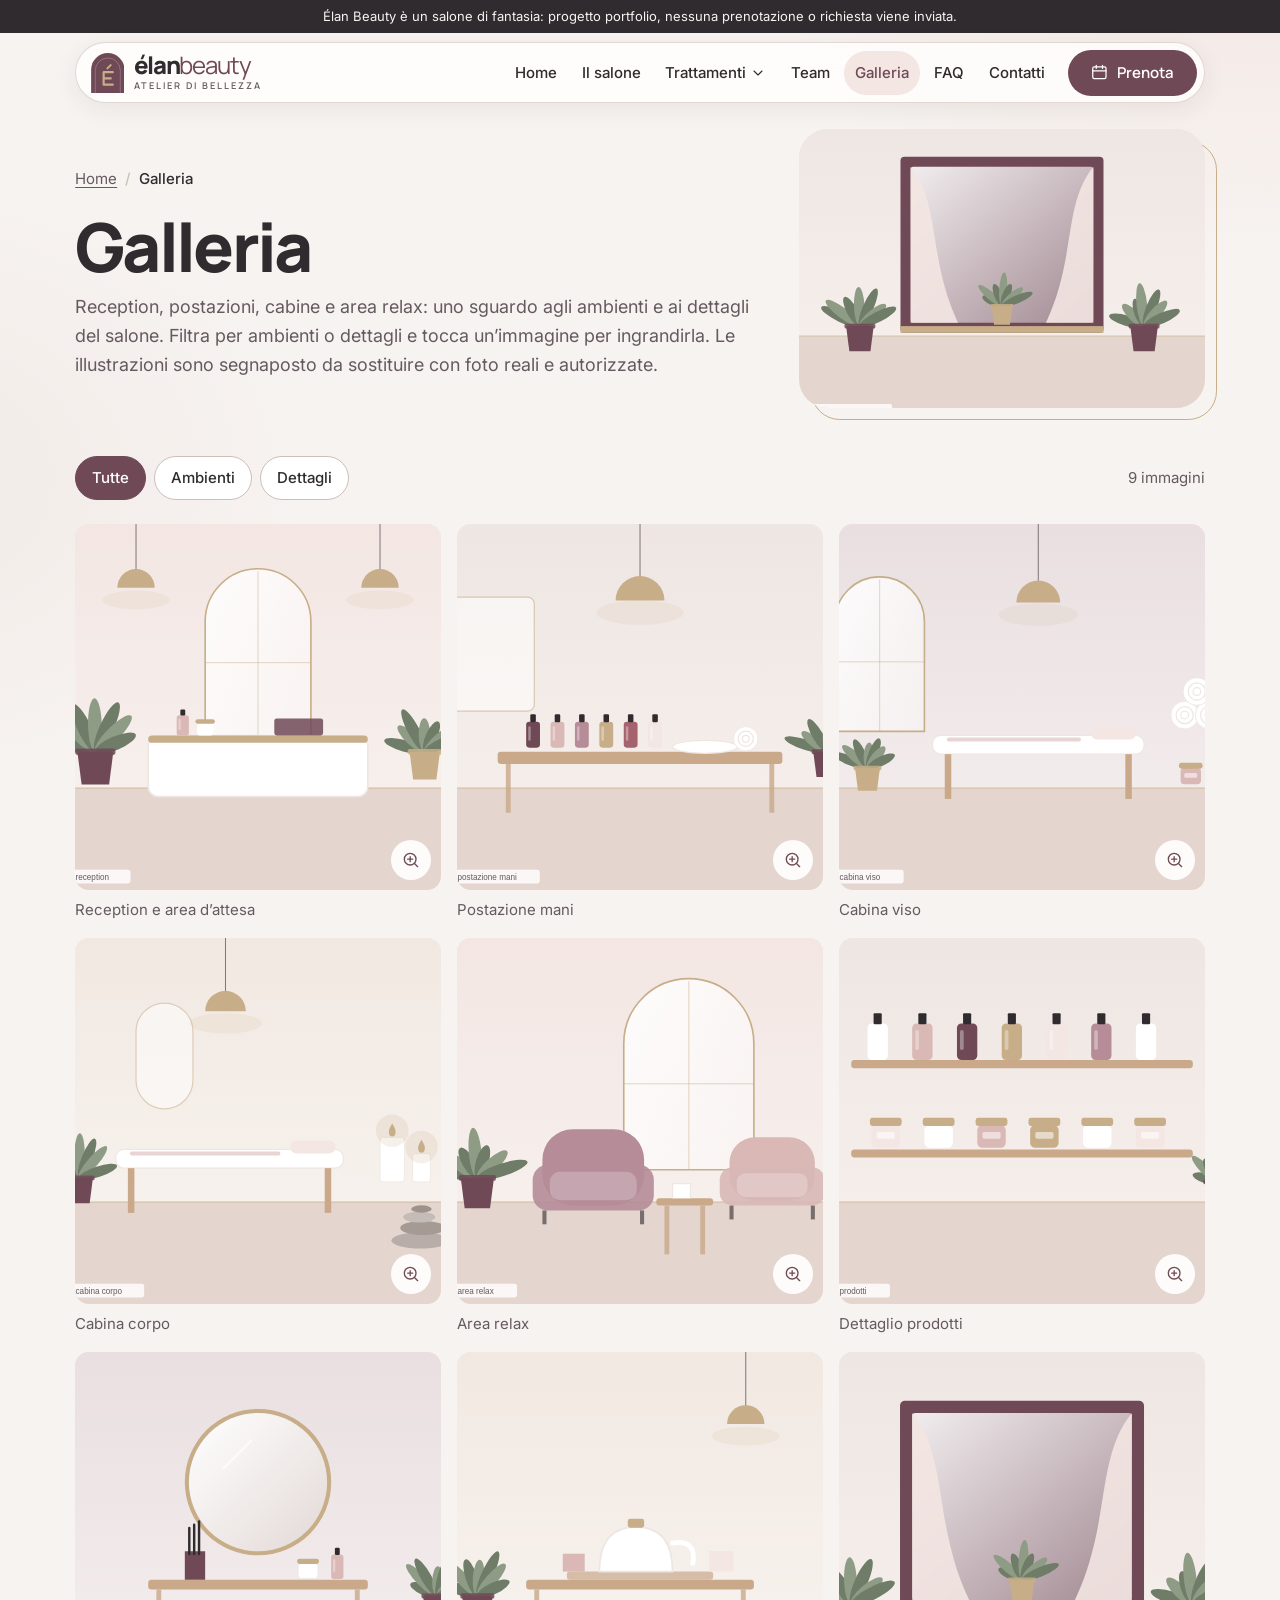
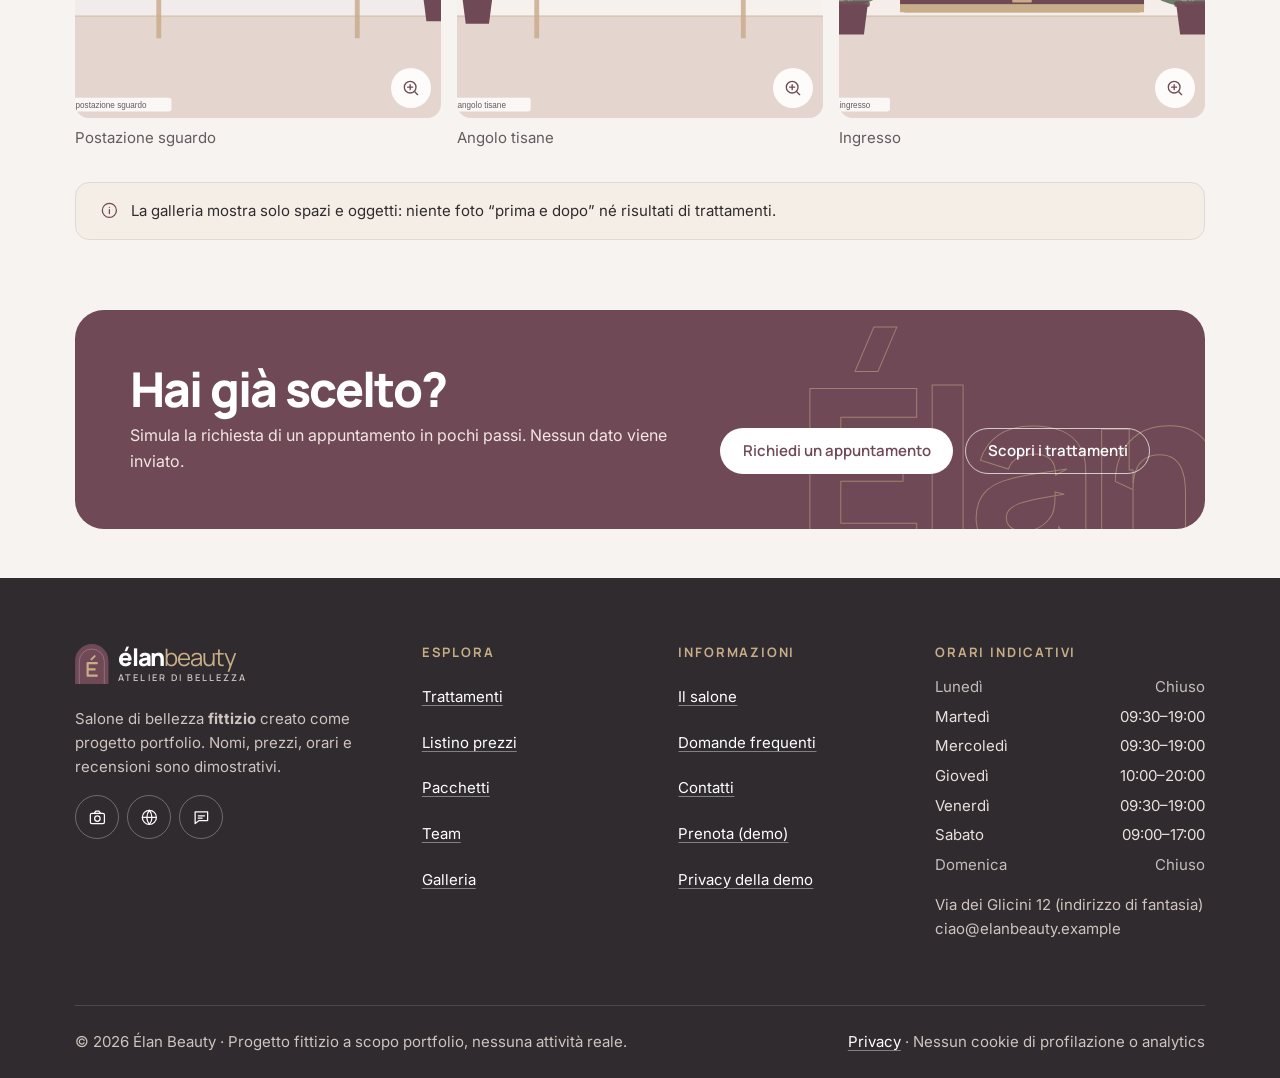
<file: galleria.html>
<!DOCTYPE html>
<html lang="it">
<head>
  <meta charset="utf-8">
  <meta name="viewport" content="width=device-width, initial-scale=1, viewport-fit=cover">
  <title>Galleria · Élan Beauty</title>
  <meta name="description" content="Galleria degli ambienti del salone fittizio Élan Beauty con ingrandimento.">
  <meta name="robots" content="noindex, nofollow">
  <meta name="theme-color" content="#F7F3F0">
  <meta name="format-detection" content="telephone=no">
  <meta property="og:title" content="Galleria · Élan Beauty">
  <meta property="og:description" content="Galleria degli ambienti del salone fittizio Élan Beauty con ingrandimento.">
  <meta property="og:type" content="website">
  <link rel="icon" href="assets/images/favicon.svg" type="image/svg+xml">
  <link rel="apple-touch-icon" href="assets/images/apple-touch-icon.png">
  <link rel="manifest" href="site.webmanifest">
  <link rel="preconnect" href="https://fonts.googleapis.com">
  <link rel="preconnect" href="https://fonts.gstatic.com" crossorigin>
  <link rel="stylesheet" href="https://fonts.googleapis.com/css2?family=Inter:wght@400;500;600&amp;family=Manrope:wght@500;600;700&amp;display=swap">
  <link rel="stylesheet" href="css/base.css">
  <link rel="stylesheet" href="css/components.css">
  <link rel="stylesheet" href="css/pages.css">
  <script defer src="js/data.js"></script>
  <script defer src="js/main.js"></script>
  <script defer src="js/gallery.js"></script>
</head>
<body>
  <a class="skip-link" href="#main">Vai al contenuto principale</a>
  <div class="demo-ribbon">Élan Beauty è un salone di fantasia: progetto portfolio, nessuna prenotazione o richiesta viene inviata.</div>
  <header class="site-header">
    <div class="container"><div class="header-inner">
      <a class="brand" href="index.html" aria-label="Élan Beauty, torna alla home"><svg class="brand-mark" viewBox="0 0 40 48" aria-hidden="true" focusable="false"><path d="M0 48V20a20 20 0 0 1 40 0v28z" fill="#704957"/><path d="M5 48V21a15 15 0 0 1 30 0v27" fill="none" stroke="#F7F3F0" stroke-opacity=".28" stroke-width="1"/><path d="M15 23v15M15 23h11M15 30.5h8.5M15 38h11" fill="none" stroke="#C7AE88" stroke-width="2.6" stroke-linecap="round"/><path d="M19.5 18.5 23.5 14.5" stroke="#C7AE88" stroke-width="2.4" stroke-linecap="round"/></svg><span class="brand-text"><span class="brand-word">élan<span>beauty</span></span><small>atelier di bellezza</small></span></a>
      <nav class="nav-desktop" aria-label="Navigazione principale">
        <ul>
          <li><a href="index.html">Home</a></li>
          <li><a href="salone.html">Il salone</a></li>
          <li class="has-sub">
            <button type="button" class="sub-toggle" aria-expanded="false" aria-controls="d-sub-tratt">Trattamenti <svg class="icon" viewBox="0 0 24 24" aria-hidden="true" focusable="false"><path d="m6 9 6 6 6-6"/></svg></button>
            <ul class="submenu" id="d-sub-tratt" hidden>
              <li><a href="trattamenti.html">Tutti i trattamenti</a></li>
              <li><a href="listino.html">Listino prezzi</a></li>
              <li><a href="pacchetti.html">Pacchetti</a></li>
            </ul>
          </li>
          <li><a href="team.html">Team</a></li>
          <li><a href="galleria.html" aria-current="page">Galleria</a></li>
          <li><a href="faq.html">FAQ</a></li>
          <li><a href="contatti.html">Contatti</a></li>
        </ul>
      </nav>
      <a class="btn btn-primary header-cta" href="prenota.html"><svg class="icon" viewBox="0 0 24 24" aria-hidden="true" focusable="false"><rect x="3.5" y="5" width="17" height="15" rx="2"/><path d="M3.5 10h17M8 3v4M16 3v4"/></svg>Prenota</a>
      <button type="button" class="menu-toggle" aria-expanded="false" aria-controls="drawer"><svg class="icon" viewBox="0 0 24 24" aria-hidden="true" focusable="false"><path d="M4 7h16M4 12h16M4 17h16"/></svg><span>Menu</span></button>
    </div></div>
  </header>
  <div class="drawer" id="drawer" hidden>
    <div class="drawer-backdrop" data-drawer-close></div>
    <div class="drawer-panel" role="dialog" aria-modal="true" aria-label="Menu di navigazione" tabindex="-1">
      <div class="drawer-head">
        <a class="brand" href="index.html"><svg class="brand-mark" viewBox="0 0 40 48" aria-hidden="true" focusable="false"><path d="M0 48V20a20 20 0 0 1 40 0v28z" fill="#704957"/><path d="M5 48V21a15 15 0 0 1 30 0v27" fill="none" stroke="#F7F3F0" stroke-opacity=".28" stroke-width="1"/><path d="M15 23v15M15 23h11M15 30.5h8.5M15 38h11" fill="none" stroke="#C7AE88" stroke-width="2.6" stroke-linecap="round"/><path d="M19.5 18.5 23.5 14.5" stroke="#C7AE88" stroke-width="2.4" stroke-linecap="round"/></svg><span class="brand-text"><span class="brand-word">élan<span>beauty</span></span><small>atelier di bellezza</small></span></a>
        <button type="button" class="icon-btn" data-drawer-close aria-label="Chiudi menu"><svg class="icon" viewBox="0 0 24 24" aria-hidden="true" focusable="false"><path d="M6 6l12 12M18 6 6 18"/></svg></button>
      </div>
      <div class="drawer-body">
        <nav class="drawer-nav" aria-label="Navigazione mobile">
          <ul>
          <li><a href="index.html">Home</a></li>
          <li><a href="salone.html">Il salone</a></li>
          <li class="has-sub">
            <button type="button" class="sub-toggle" aria-expanded="false" aria-controls="m-sub-tratt">Trattamenti <svg class="icon" viewBox="0 0 24 24" aria-hidden="true" focusable="false"><path d="m6 9 6 6 6-6"/></svg></button>
            <ul class="submenu" id="m-sub-tratt" hidden>
              <li><a href="trattamenti.html">Tutti i trattamenti</a></li>
              <li><a href="listino.html">Listino prezzi</a></li>
              <li><a href="pacchetti.html">Pacchetti</a></li>
            </ul>
          </li>
          <li><a href="team.html">Team</a></li>
          <li><a href="galleria.html" aria-current="page">Galleria</a></li>
          <li><a href="faq.html">FAQ</a></li>
          <li><a href="contatti.html">Contatti</a></li>
        </ul>
        </nav>
        <div class="drawer-foot">
          <a class="btn btn-primary btn-block" href="prenota.html"><svg class="icon" viewBox="0 0 24 24" aria-hidden="true" focusable="false"><rect x="3.5" y="5" width="17" height="15" rx="2"/><path d="M3.5 10h17M8 3v4M16 3v4"/></svg>Richiedi un appuntamento</a>
          <p class="small muted">Progetto dimostrativo: nessun dato viene inviato.</p>
        </div>
      </div>
    </div>
  </div>
  <noscript><div class="notice" style="margin:1rem">Per vedere catalogo, filtri, galleria e prenotazione simulata attiva JavaScript nel browser.</div></noscript>
  <main id="main" tabindex="-1">
    <section class="page-hero">
      <div class="container page-hero__grid">
        <div class="page-hero__text">
          <nav class="breadcrumb" aria-label="Percorso di navigazione"><ol><li><a href="index.html">Home</a></li><li aria-current="page">Galleria</li></ol></nav>
          <h1>Galleria</h1>
          <p class="lead">Reception, postazioni, cabine e area relax: uno sguardo agli ambienti e ai dettagli del salone. Filtra per ambienti o dettagli e tocca un’immagine per ingrandirla. Le illustrazioni sono segnaposto da sostituire con foto reali e autorizzate.</p>
          
        </div>
        <figure class="page-hero__media"><img src="assets/images/galleria-vetrina.svg" alt="Ingresso del salone con tende leggere e piante (illustrazione segnaposto)" width="1200" height="900"></figure>
      </div>
    </section>
    <section class="section section--tight">
      <div class="container">
        <div class="btn-row" style="justify-content:space-between;margin-bottom:1.5rem">
          <div class="chips" data-gallery-filter role="group" aria-label="Filtra la galleria">
            <button type="button" class="chip" data-group="tutte" aria-pressed="true">Tutte</button>
            <button type="button" class="chip" data-group="ambienti" aria-pressed="false">Ambienti</button>
            <button type="button" class="chip" data-group="dettagli" aria-pressed="false">Dettagli</button>
          </div>
          <p class="result-count" data-gallery-count aria-live="polite"></p>
        </div>
        <div class="gallery-grid" data-gallery></div>
        <div class="notice" style="margin-top:2rem"><svg class="icon" viewBox="0 0 24 24" aria-hidden="true" focusable="false"><circle cx="12" cy="12" r="9"/><path d="M12 11v5M12 8h.01"/></svg><p>La galleria mostra solo spazi e oggetti: niente foto “prima e dopo” né risultati di trattamenti.</p></div>
      </div>
    </section>
    <section class="section section--cta">
      <div class="container">
        <div class="cta-band">
          <div><h2>Hai già scelto?</h2><p>Simula la richiesta di un appuntamento in pochi passi. Nessun dato viene inviato.</p></div>
          <div class="btn-row"><a class="btn btn-primary" href="prenota.html">Richiedi un appuntamento</a><a class="btn btn-outline" href="trattamenti.html">Scopri i trattamenti</a></div>
        </div>
      </div>
    </section>
  </main>
  <footer class="site-footer">
    <div class="container">
      <div class="footer-grid">
        <div>
          <a class="brand" href="index.html"><svg class="brand-mark" viewBox="0 0 40 48" aria-hidden="true" focusable="false"><path d="M0 48V20a20 20 0 0 1 40 0v28z" fill="#704957"/><path d="M5 48V21a15 15 0 0 1 30 0v27" fill="none" stroke="#F7F3F0" stroke-opacity=".28" stroke-width="1"/><path d="M15 23v15M15 23h11M15 30.5h8.5M15 38h11" fill="none" stroke="#C7AE88" stroke-width="2.6" stroke-linecap="round"/><path d="M19.5 18.5 23.5 14.5" stroke="#C7AE88" stroke-width="2.4" stroke-linecap="round"/></svg><span class="brand-text"><span class="brand-word">élan<span>beauty</span></span><small>atelier di bellezza</small></span></a>
          <p class="footer-note" style="margin-top:1rem">Salone di bellezza <strong>fittizio</strong> creato come progetto portfolio. Nomi, prezzi, orari e recensioni sono dimostrativi.</p>
          <div class="footer-social">
            <button type="button" class="icon-btn" data-demo="instagram" aria-label="Instagram (demo)"><svg class="icon" viewBox="0 0 24 24" aria-hidden="true" focusable="false"><rect x="3" y="7" width="18" height="13" rx="2"/><path d="M8 7l2-3h4l2 3"/><circle cx="12" cy="13.5" r="3.5"/></svg></button>
            <button type="button" class="icon-btn" data-demo="facebook" aria-label="Facebook (demo)"><svg class="icon" viewBox="0 0 24 24" aria-hidden="true" focusable="false"><circle cx="12" cy="12" r="9"/><path d="M3 12h18M12 3a14 14 0 0 1 0 18M12 3a14 14 0 0 0 0 18"/></svg></button>
            <button type="button" class="icon-btn" data-demo="whatsapp" aria-label="WhatsApp (demo)"><svg class="icon" viewBox="0 0 24 24" aria-hidden="true" focusable="false"><path d="M4 5h16v11H9l-5 4z"/><path d="M8 10h8M8 13h5"/></svg></button>
          </div>
        </div>
        <nav aria-label="Link del footer">
          <p class="footer-title">Esplora</p>
          <ul class="footer-links">
            <li><a href="trattamenti.html">Trattamenti</a></li>
            <li><a href="listino.html">Listino prezzi</a></li>
            <li><a href="pacchetti.html">Pacchetti</a></li>
            <li><a href="team.html">Team</a></li>
            <li><a href="galleria.html">Galleria</a></li>
          </ul>
        </nav>
        <div>
          <p class="footer-title">Informazioni</p>
          <ul class="footer-links">
            <li><a href="salone.html">Il salone</a></li>
            <li><a href="faq.html">Domande frequenti</a></li>
            <li><a href="contatti.html">Contatti</a></li>
            <li><a href="prenota.html">Prenota (demo)</a></li>
            <li><a href="privacy.html">Privacy della demo</a></li>
          </ul>
        </div>
        <div>
          <p class="footer-title">Orari indicativi</p>
          <ul class="hours-list" data-hours><li><span>Martedì–Sabato</span><span>su appuntamento</span></li></ul>
          <p class="footer-note" style="margin-top:1rem">Via dei Glicini 12 (indirizzo di fantasia)<br>ciao@elanbeauty.example</p>
        </div>
      </div>
      <div class="footer-bottom">
        <p>© <span data-year>2026</span> Élan Beauty · Progetto fittizio a scopo portfolio, nessuna attività reale.</p>
        <p><a href="privacy.html">Privacy</a> · Nessun cookie di profilazione o analytics</p>
      </div>
    </div>
  </footer>
</body>
</html>
</file>
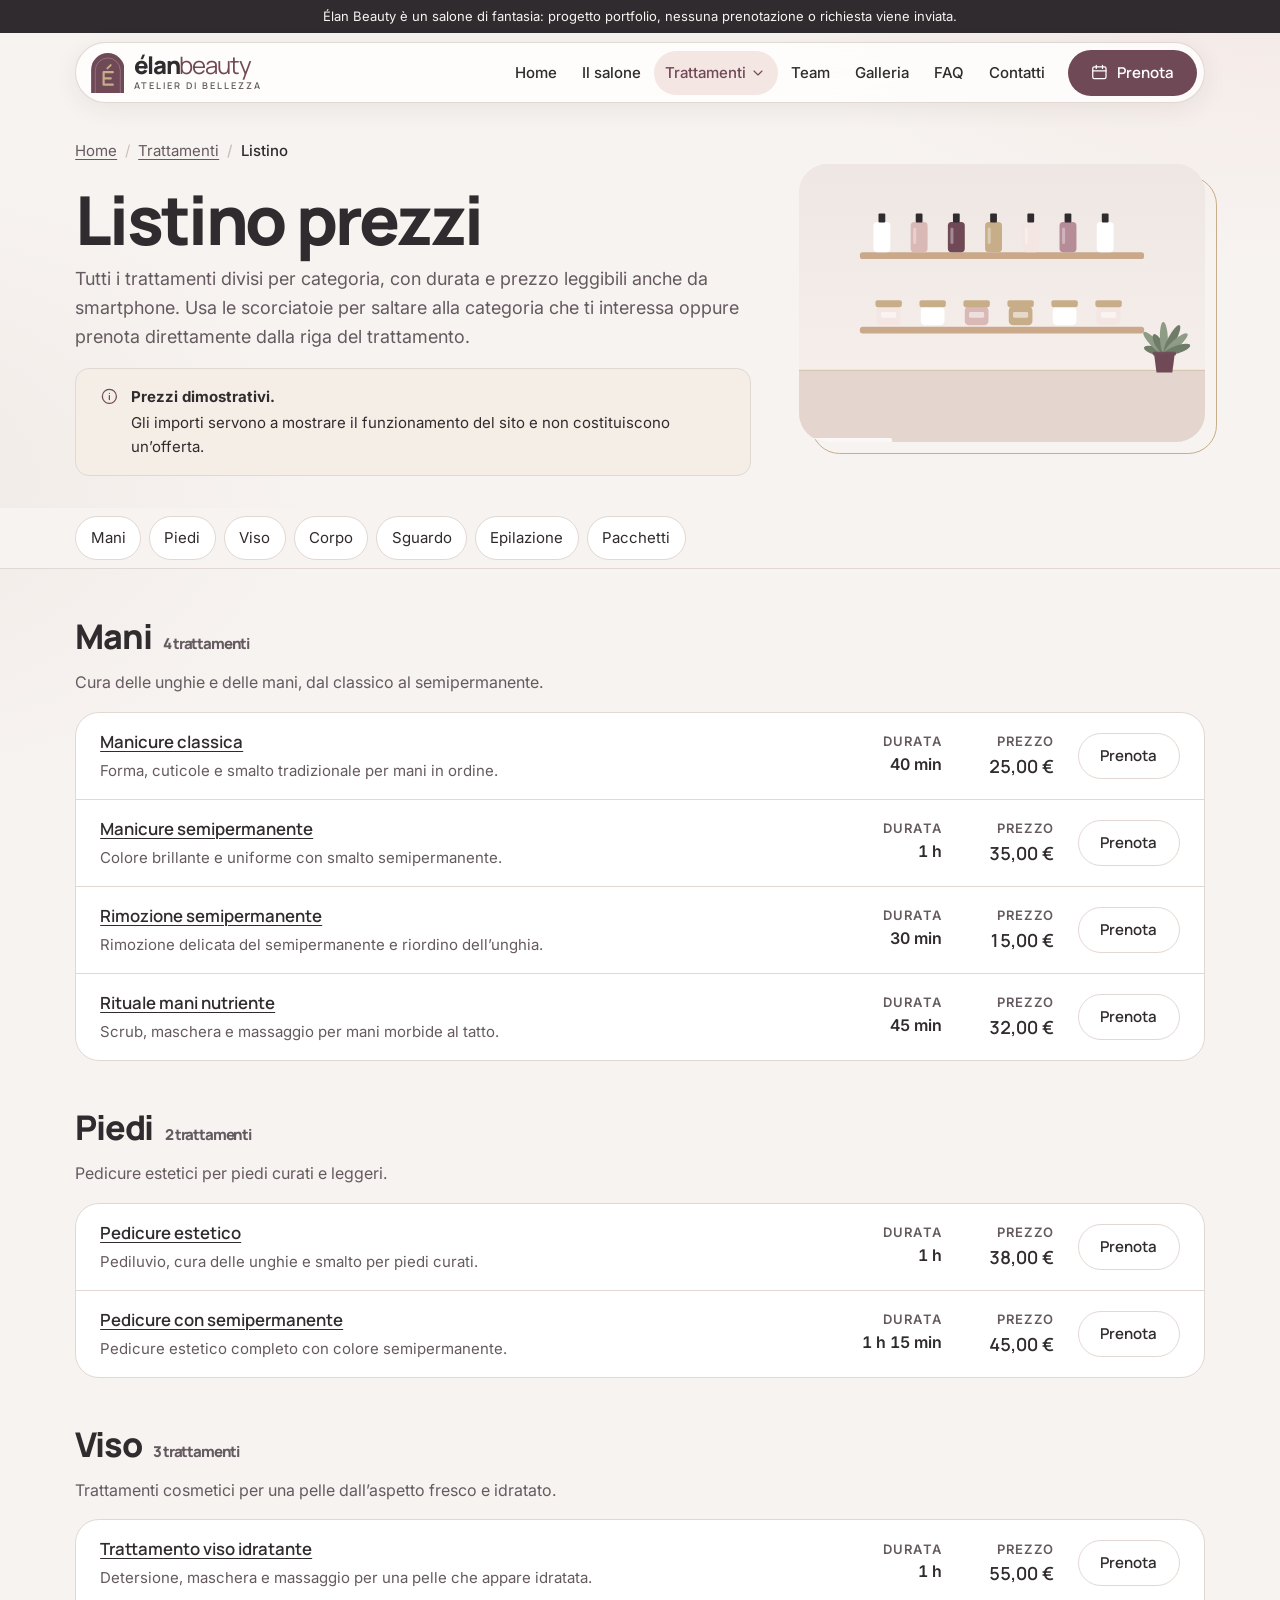
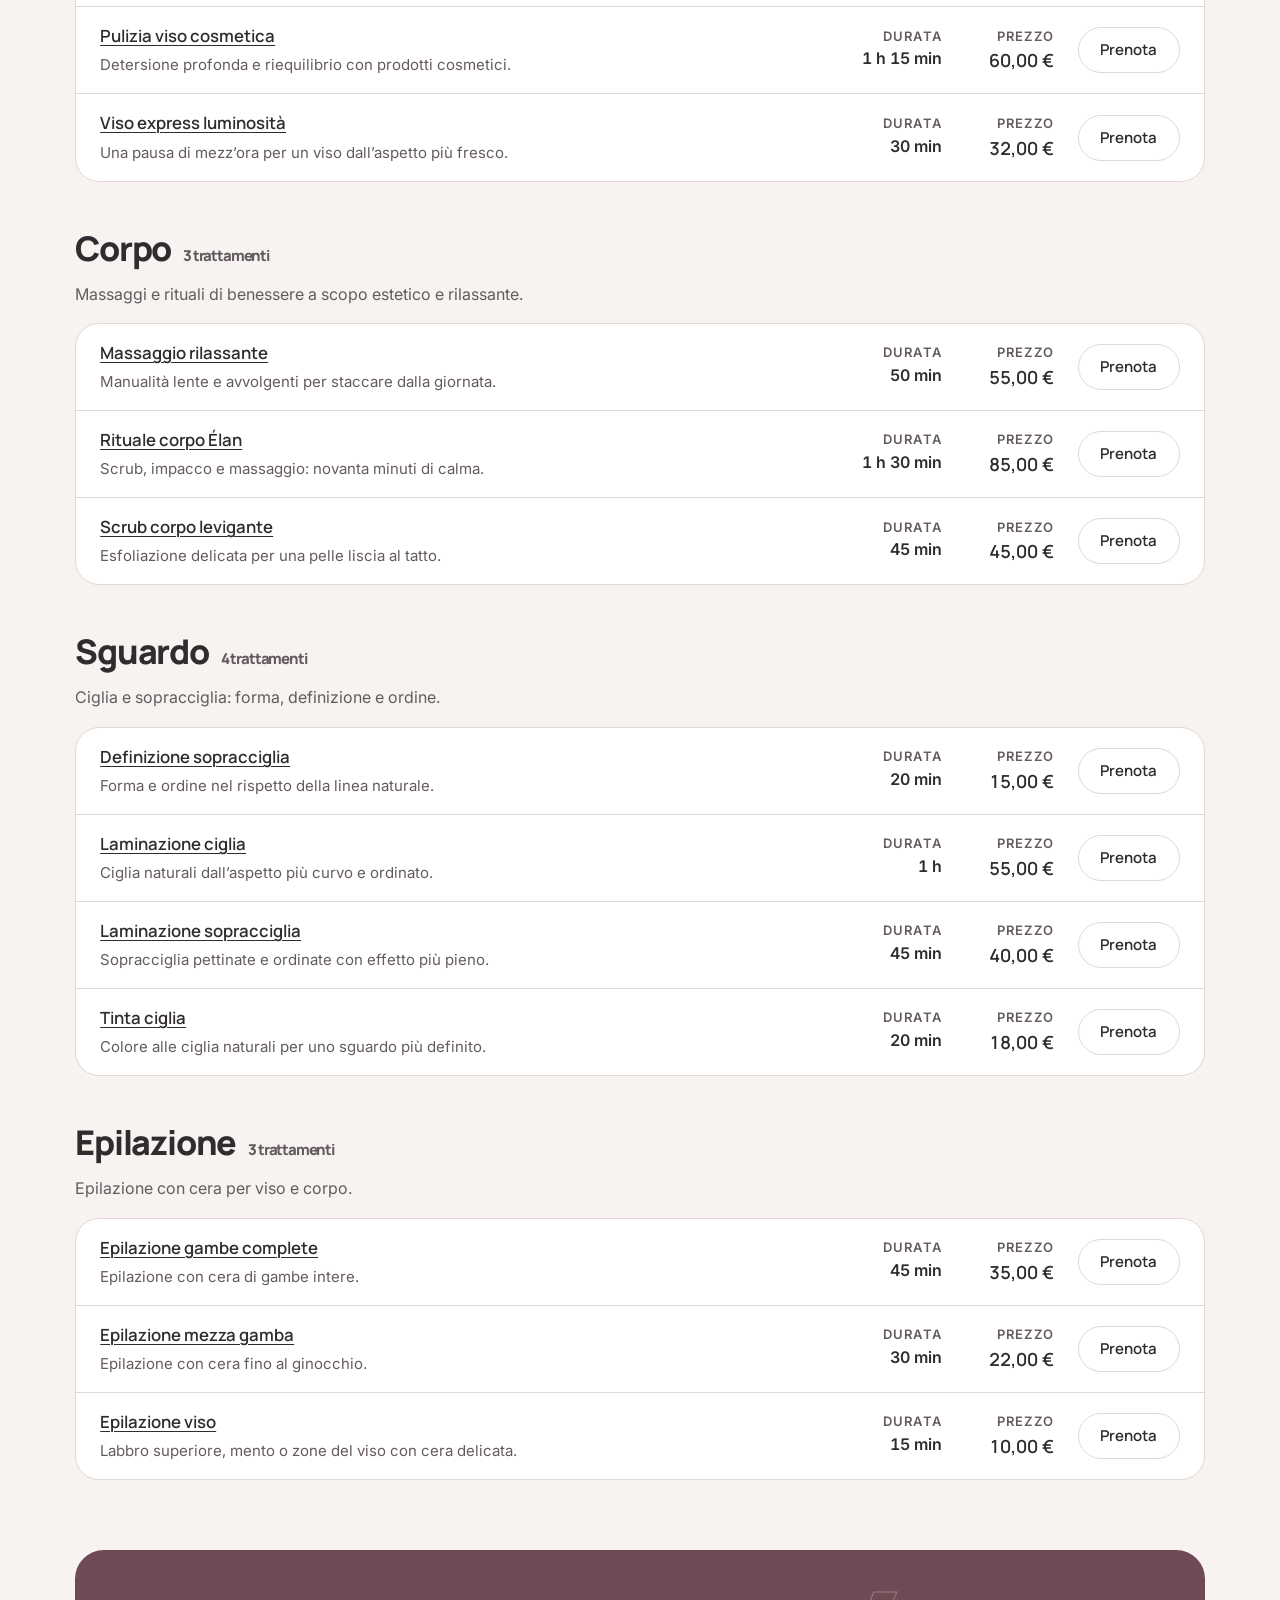
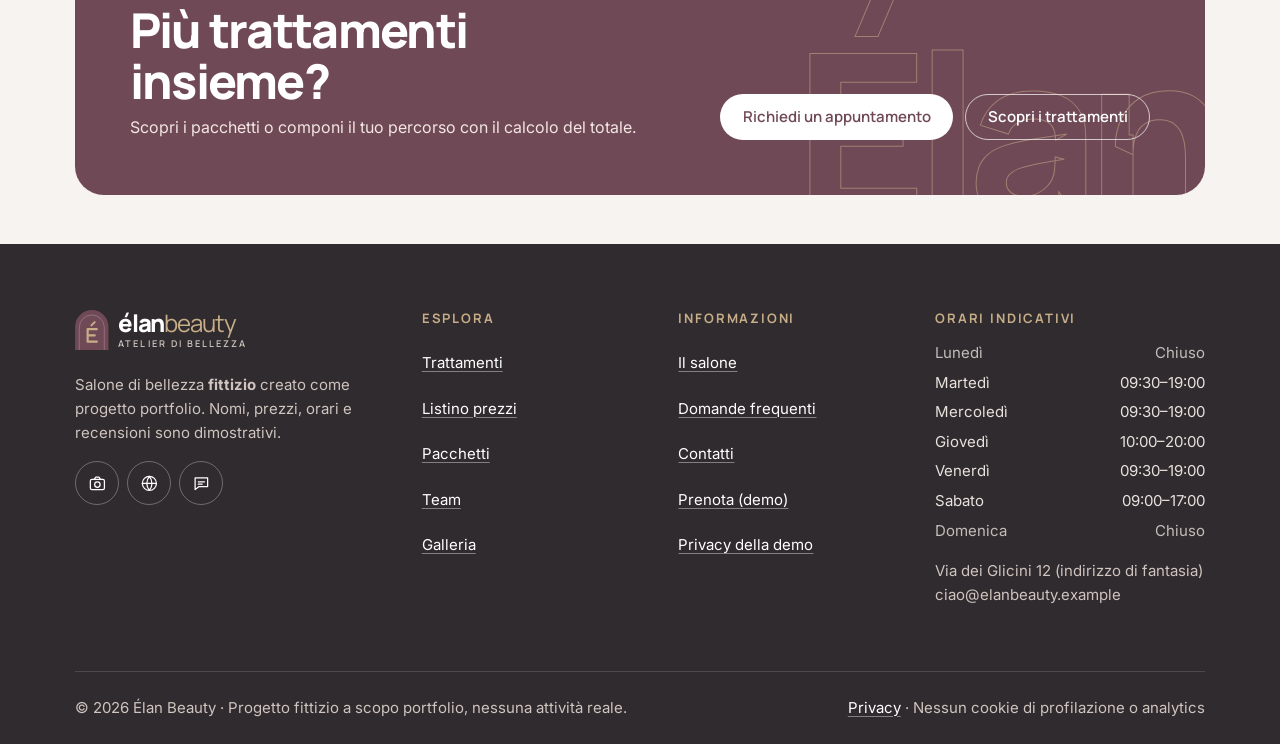
<file: listino.html>
<!DOCTYPE html>
<html lang="it">
<head>
  <meta charset="utf-8">
  <meta name="viewport" content="width=device-width, initial-scale=1, viewport-fit=cover">
  <title>Listino prezzi · Élan Beauty</title>
  <meta name="description" content="Listino prezzi dimostrativo del salone Élan Beauty, leggibile anche da smartphone.">
  <meta name="robots" content="noindex, nofollow">
  <meta name="theme-color" content="#F7F3F0">
  <meta name="format-detection" content="telephone=no">
  <meta property="og:title" content="Listino prezzi · Élan Beauty">
  <meta property="og:description" content="Listino prezzi dimostrativo del salone Élan Beauty, leggibile anche da smartphone.">
  <meta property="og:type" content="website">
  <link rel="icon" href="assets/images/favicon.svg" type="image/svg+xml">
  <link rel="apple-touch-icon" href="assets/images/apple-touch-icon.png">
  <link rel="manifest" href="site.webmanifest">
  <link rel="preconnect" href="https://fonts.googleapis.com">
  <link rel="preconnect" href="https://fonts.gstatic.com" crossorigin>
  <link rel="stylesheet" href="https://fonts.googleapis.com/css2?family=Inter:wght@400;500;600&amp;family=Manrope:wght@500;600;700&amp;display=swap">
  <link rel="stylesheet" href="css/base.css">
  <link rel="stylesheet" href="css/components.css">
  <link rel="stylesheet" href="css/pages.css">
  <script defer src="js/data.js"></script>
  <script defer src="js/main.js"></script>
  <script defer src="js/listino.js"></script>
</head>
<body>
  <a class="skip-link" href="#main">Vai al contenuto principale</a>
  <div class="demo-ribbon">Élan Beauty è un salone di fantasia: progetto portfolio, nessuna prenotazione o richiesta viene inviata.</div>
  <header class="site-header">
    <div class="container"><div class="header-inner">
      <a class="brand" href="index.html" aria-label="Élan Beauty, torna alla home"><svg class="brand-mark" viewBox="0 0 40 48" aria-hidden="true" focusable="false"><path d="M0 48V20a20 20 0 0 1 40 0v28z" fill="#704957"/><path d="M5 48V21a15 15 0 0 1 30 0v27" fill="none" stroke="#F7F3F0" stroke-opacity=".28" stroke-width="1"/><path d="M15 23v15M15 23h11M15 30.5h8.5M15 38h11" fill="none" stroke="#C7AE88" stroke-width="2.6" stroke-linecap="round"/><path d="M19.5 18.5 23.5 14.5" stroke="#C7AE88" stroke-width="2.4" stroke-linecap="round"/></svg><span class="brand-text"><span class="brand-word">élan<span>beauty</span></span><small>atelier di bellezza</small></span></a>
      <nav class="nav-desktop" aria-label="Navigazione principale">
        <ul>
          <li><a href="index.html">Home</a></li>
          <li><a href="salone.html">Il salone</a></li>
          <li class="has-sub">
            <button type="button" class="sub-toggle is-current" aria-expanded="false" aria-controls="d-sub-tratt">Trattamenti <svg class="icon" viewBox="0 0 24 24" aria-hidden="true" focusable="false"><path d="m6 9 6 6 6-6"/></svg></button>
            <ul class="submenu" id="d-sub-tratt" hidden>
              <li><a href="trattamenti.html">Tutti i trattamenti</a></li>
              <li><a href="listino.html" aria-current="page">Listino prezzi</a></li>
              <li><a href="pacchetti.html">Pacchetti</a></li>
            </ul>
          </li>
          <li><a href="team.html">Team</a></li>
          <li><a href="galleria.html">Galleria</a></li>
          <li><a href="faq.html">FAQ</a></li>
          <li><a href="contatti.html">Contatti</a></li>
        </ul>
      </nav>
      <a class="btn btn-primary header-cta" href="prenota.html"><svg class="icon" viewBox="0 0 24 24" aria-hidden="true" focusable="false"><rect x="3.5" y="5" width="17" height="15" rx="2"/><path d="M3.5 10h17M8 3v4M16 3v4"/></svg>Prenota</a>
      <button type="button" class="menu-toggle" aria-expanded="false" aria-controls="drawer"><svg class="icon" viewBox="0 0 24 24" aria-hidden="true" focusable="false"><path d="M4 7h16M4 12h16M4 17h16"/></svg><span>Menu</span></button>
    </div></div>
  </header>
  <div class="drawer" id="drawer" hidden>
    <div class="drawer-backdrop" data-drawer-close></div>
    <div class="drawer-panel" role="dialog" aria-modal="true" aria-label="Menu di navigazione" tabindex="-1">
      <div class="drawer-head">
        <a class="brand" href="index.html"><svg class="brand-mark" viewBox="0 0 40 48" aria-hidden="true" focusable="false"><path d="M0 48V20a20 20 0 0 1 40 0v28z" fill="#704957"/><path d="M5 48V21a15 15 0 0 1 30 0v27" fill="none" stroke="#F7F3F0" stroke-opacity=".28" stroke-width="1"/><path d="M15 23v15M15 23h11M15 30.5h8.5M15 38h11" fill="none" stroke="#C7AE88" stroke-width="2.6" stroke-linecap="round"/><path d="M19.5 18.5 23.5 14.5" stroke="#C7AE88" stroke-width="2.4" stroke-linecap="round"/></svg><span class="brand-text"><span class="brand-word">élan<span>beauty</span></span><small>atelier di bellezza</small></span></a>
        <button type="button" class="icon-btn" data-drawer-close aria-label="Chiudi menu"><svg class="icon" viewBox="0 0 24 24" aria-hidden="true" focusable="false"><path d="M6 6l12 12M18 6 6 18"/></svg></button>
      </div>
      <div class="drawer-body">
        <nav class="drawer-nav" aria-label="Navigazione mobile">
          <ul>
          <li><a href="index.html">Home</a></li>
          <li><a href="salone.html">Il salone</a></li>
          <li class="has-sub">
            <button type="button" class="sub-toggle is-current" aria-expanded="true" aria-controls="m-sub-tratt">Trattamenti <svg class="icon" viewBox="0 0 24 24" aria-hidden="true" focusable="false"><path d="m6 9 6 6 6-6"/></svg></button>
            <ul class="submenu" id="m-sub-tratt">
              <li><a href="trattamenti.html">Tutti i trattamenti</a></li>
              <li><a href="listino.html" aria-current="page">Listino prezzi</a></li>
              <li><a href="pacchetti.html">Pacchetti</a></li>
            </ul>
          </li>
          <li><a href="team.html">Team</a></li>
          <li><a href="galleria.html">Galleria</a></li>
          <li><a href="faq.html">FAQ</a></li>
          <li><a href="contatti.html">Contatti</a></li>
        </ul>
        </nav>
        <div class="drawer-foot">
          <a class="btn btn-primary btn-block" href="prenota.html"><svg class="icon" viewBox="0 0 24 24" aria-hidden="true" focusable="false"><rect x="3.5" y="5" width="17" height="15" rx="2"/><path d="M3.5 10h17M8 3v4M16 3v4"/></svg>Richiedi un appuntamento</a>
          <p class="small muted">Progetto dimostrativo: nessun dato viene inviato.</p>
        </div>
      </div>
    </div>
  </div>
  <noscript><div class="notice" style="margin:1rem">Per vedere catalogo, filtri, galleria e prenotazione simulata attiva JavaScript nel browser.</div></noscript>
  <main id="main" tabindex="-1">
    <section class="page-hero">
      <div class="container page-hero__grid">
        <div class="page-hero__text">
          <nav class="breadcrumb" aria-label="Percorso di navigazione"><ol><li><a href="index.html">Home</a></li><li><a href="trattamenti.html">Trattamenti</a></li><li aria-current="page">Listino</li></ol></nav>
          <h1>Listino prezzi</h1>
          <p class="lead">Tutti i trattamenti divisi per categoria, con durata e prezzo leggibili anche da smartphone. Usa le scorciatoie per saltare alla categoria che ti interessa oppure prenota direttamente dalla riga del trattamento.</p>
          <div class="notice"><svg class="icon" viewBox="0 0 24 24" aria-hidden="true" focusable="false"><circle cx="12" cy="12" r="9"/><path d="M12 11v5M12 8h.01"/></svg><p><strong>Prezzi dimostrativi.</strong>Gli importi servono a mostrare il funzionamento del sito e non costituiscono un’offerta.</p></div>
        </div>
        <figure class="page-hero__media"><img src="assets/images/galleria-prodotti.svg" alt="Mensola con flaconi e vasetti cosmetici senza marchi (illustrazione segnaposto)" width="1200" height="900"></figure>
      </div>
    </section>
    <nav class="jump-nav" aria-label="Categorie del listino">
      <div class="container"><ul data-jump></ul></div>
    </nav>
    <section class="section section--tight">
      <div class="container" data-listino></div>
    </section>
    <section class="section section--cta">
      <div class="container">
        <div class="cta-band">
          <div><h2>Più trattamenti insieme?</h2><p>Scopri i pacchetti o componi il tuo percorso con il calcolo del totale.</p></div>
          <div class="btn-row"><a class="btn btn-primary" href="prenota.html">Richiedi un appuntamento</a><a class="btn btn-outline" href="trattamenti.html">Scopri i trattamenti</a></div>
        </div>
      </div>
    </section>
  </main>
  <footer class="site-footer">
    <div class="container">
      <div class="footer-grid">
        <div>
          <a class="brand" href="index.html"><svg class="brand-mark" viewBox="0 0 40 48" aria-hidden="true" focusable="false"><path d="M0 48V20a20 20 0 0 1 40 0v28z" fill="#704957"/><path d="M5 48V21a15 15 0 0 1 30 0v27" fill="none" stroke="#F7F3F0" stroke-opacity=".28" stroke-width="1"/><path d="M15 23v15M15 23h11M15 30.5h8.5M15 38h11" fill="none" stroke="#C7AE88" stroke-width="2.6" stroke-linecap="round"/><path d="M19.5 18.5 23.5 14.5" stroke="#C7AE88" stroke-width="2.4" stroke-linecap="round"/></svg><span class="brand-text"><span class="brand-word">élan<span>beauty</span></span><small>atelier di bellezza</small></span></a>
          <p class="footer-note" style="margin-top:1rem">Salone di bellezza <strong>fittizio</strong> creato come progetto portfolio. Nomi, prezzi, orari e recensioni sono dimostrativi.</p>
          <div class="footer-social">
            <button type="button" class="icon-btn" data-demo="instagram" aria-label="Instagram (demo)"><svg class="icon" viewBox="0 0 24 24" aria-hidden="true" focusable="false"><rect x="3" y="7" width="18" height="13" rx="2"/><path d="M8 7l2-3h4l2 3"/><circle cx="12" cy="13.5" r="3.5"/></svg></button>
            <button type="button" class="icon-btn" data-demo="facebook" aria-label="Facebook (demo)"><svg class="icon" viewBox="0 0 24 24" aria-hidden="true" focusable="false"><circle cx="12" cy="12" r="9"/><path d="M3 12h18M12 3a14 14 0 0 1 0 18M12 3a14 14 0 0 0 0 18"/></svg></button>
            <button type="button" class="icon-btn" data-demo="whatsapp" aria-label="WhatsApp (demo)"><svg class="icon" viewBox="0 0 24 24" aria-hidden="true" focusable="false"><path d="M4 5h16v11H9l-5 4z"/><path d="M8 10h8M8 13h5"/></svg></button>
          </div>
        </div>
        <nav aria-label="Link del footer">
          <p class="footer-title">Esplora</p>
          <ul class="footer-links">
            <li><a href="trattamenti.html">Trattamenti</a></li>
            <li><a href="listino.html">Listino prezzi</a></li>
            <li><a href="pacchetti.html">Pacchetti</a></li>
            <li><a href="team.html">Team</a></li>
            <li><a href="galleria.html">Galleria</a></li>
          </ul>
        </nav>
        <div>
          <p class="footer-title">Informazioni</p>
          <ul class="footer-links">
            <li><a href="salone.html">Il salone</a></li>
            <li><a href="faq.html">Domande frequenti</a></li>
            <li><a href="contatti.html">Contatti</a></li>
            <li><a href="prenota.html">Prenota (demo)</a></li>
            <li><a href="privacy.html">Privacy della demo</a></li>
          </ul>
        </div>
        <div>
          <p class="footer-title">Orari indicativi</p>
          <ul class="hours-list" data-hours><li><span>Martedì–Sabato</span><span>su appuntamento</span></li></ul>
          <p class="footer-note" style="margin-top:1rem">Via dei Glicini 12 (indirizzo di fantasia)<br>ciao@elanbeauty.example</p>
        </div>
      </div>
      <div class="footer-bottom">
        <p>© <span data-year>2026</span> Élan Beauty · Progetto fittizio a scopo portfolio, nessuna attività reale.</p>
        <p><a href="privacy.html">Privacy</a> · Nessun cookie di profilazione o analytics</p>
      </div>
    </div>
  </footer>
</body>
</html>
</file>
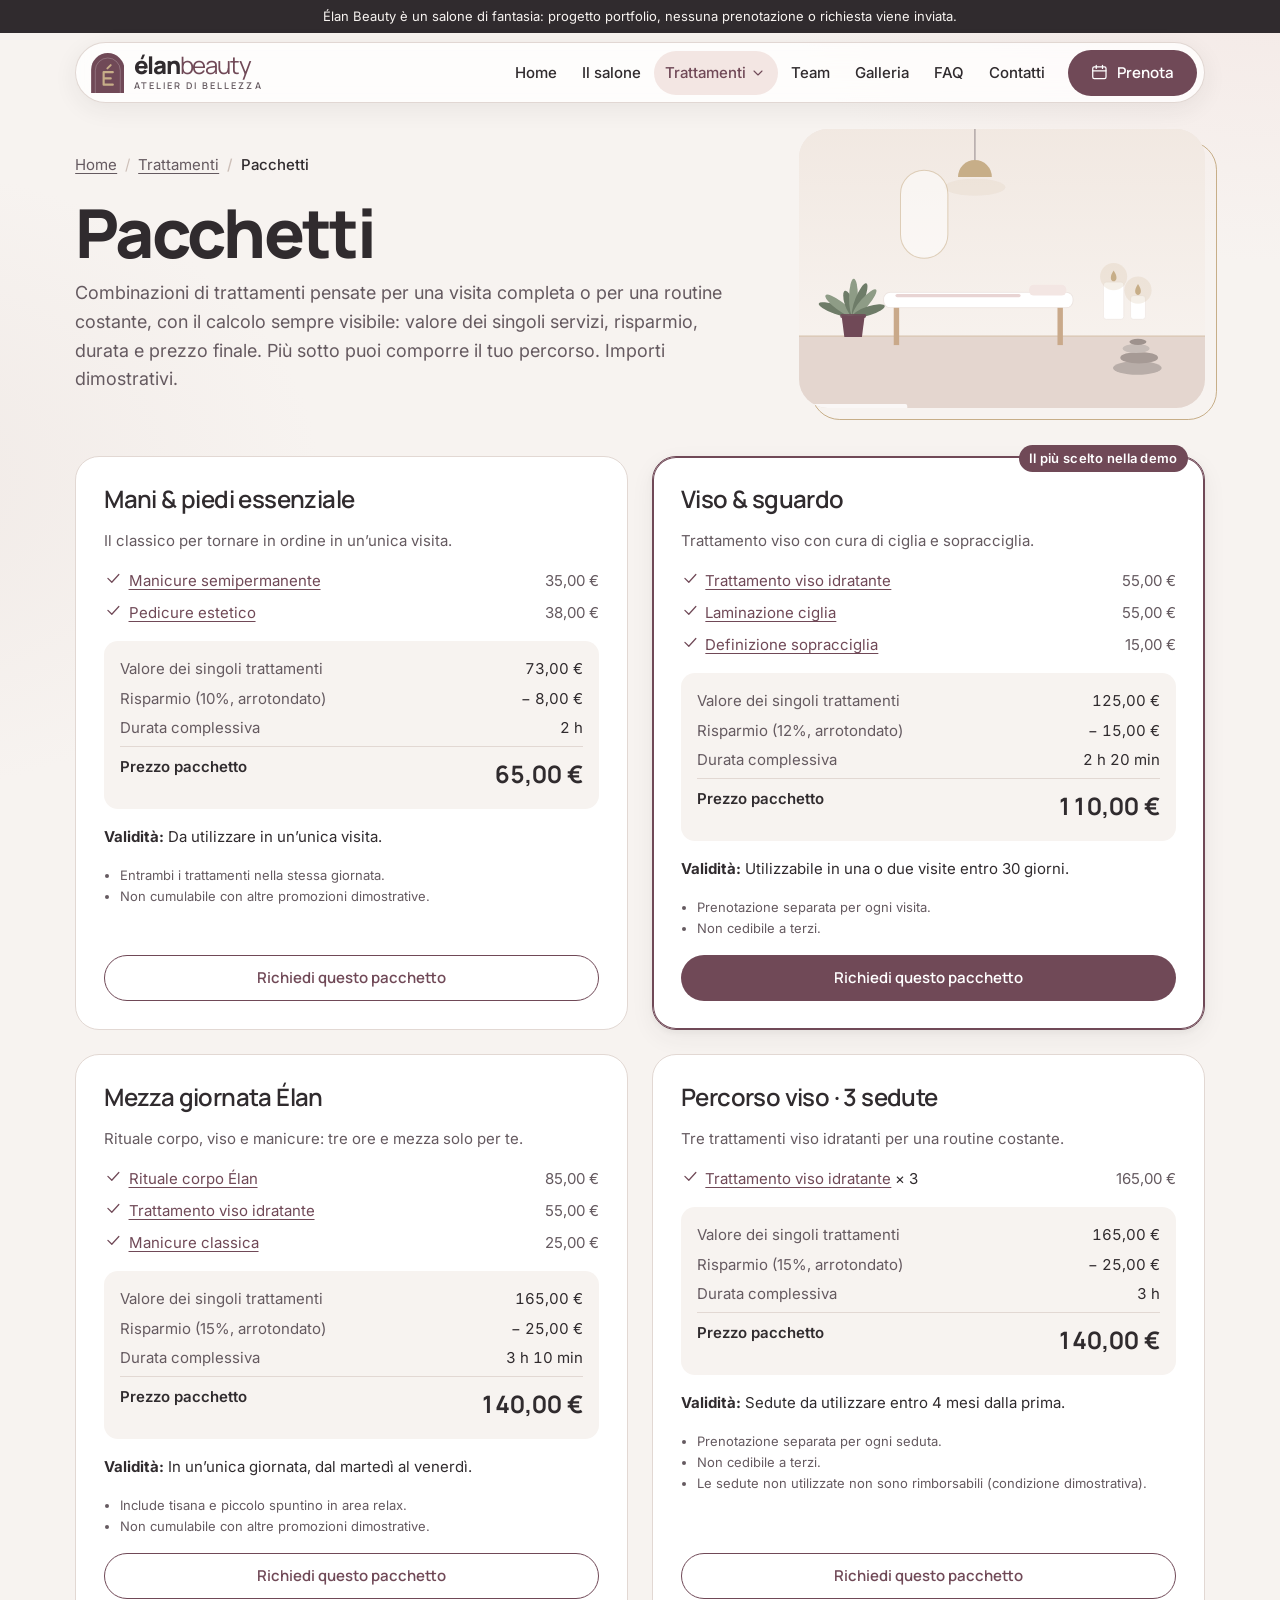
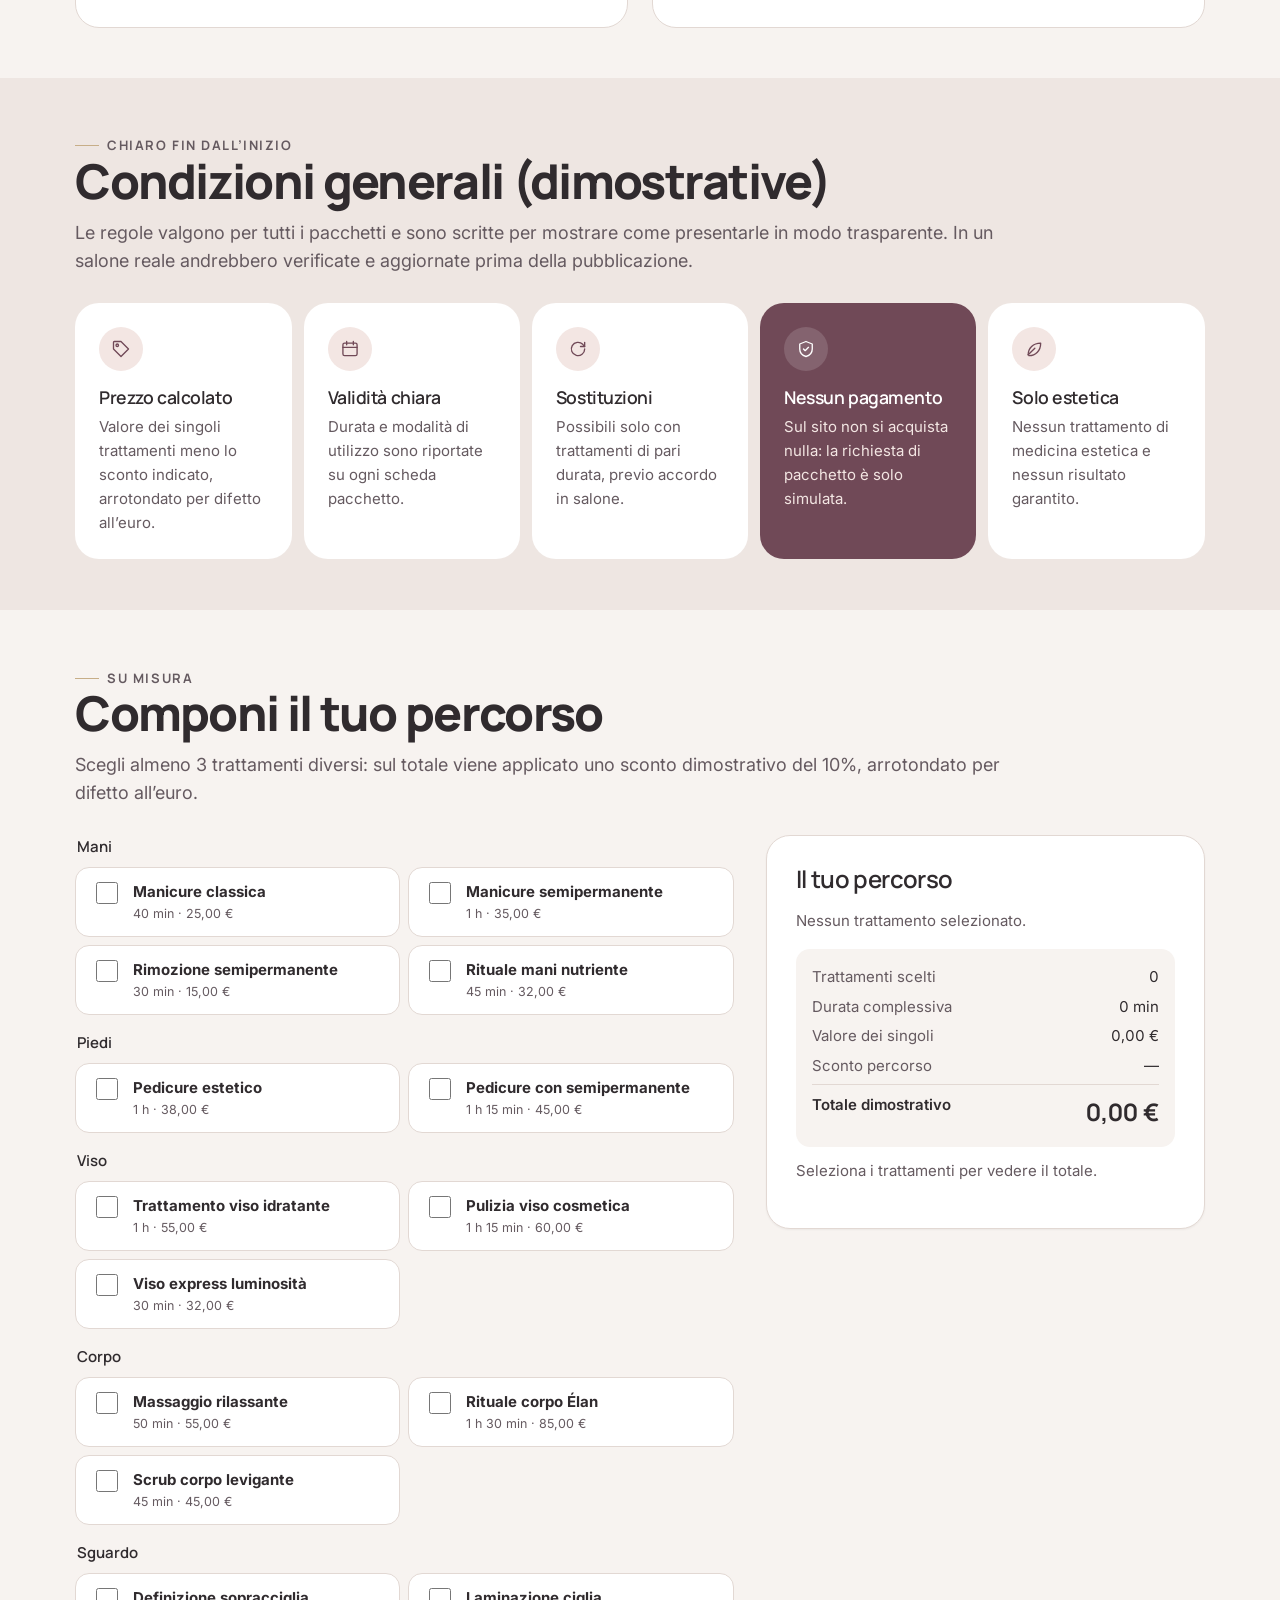
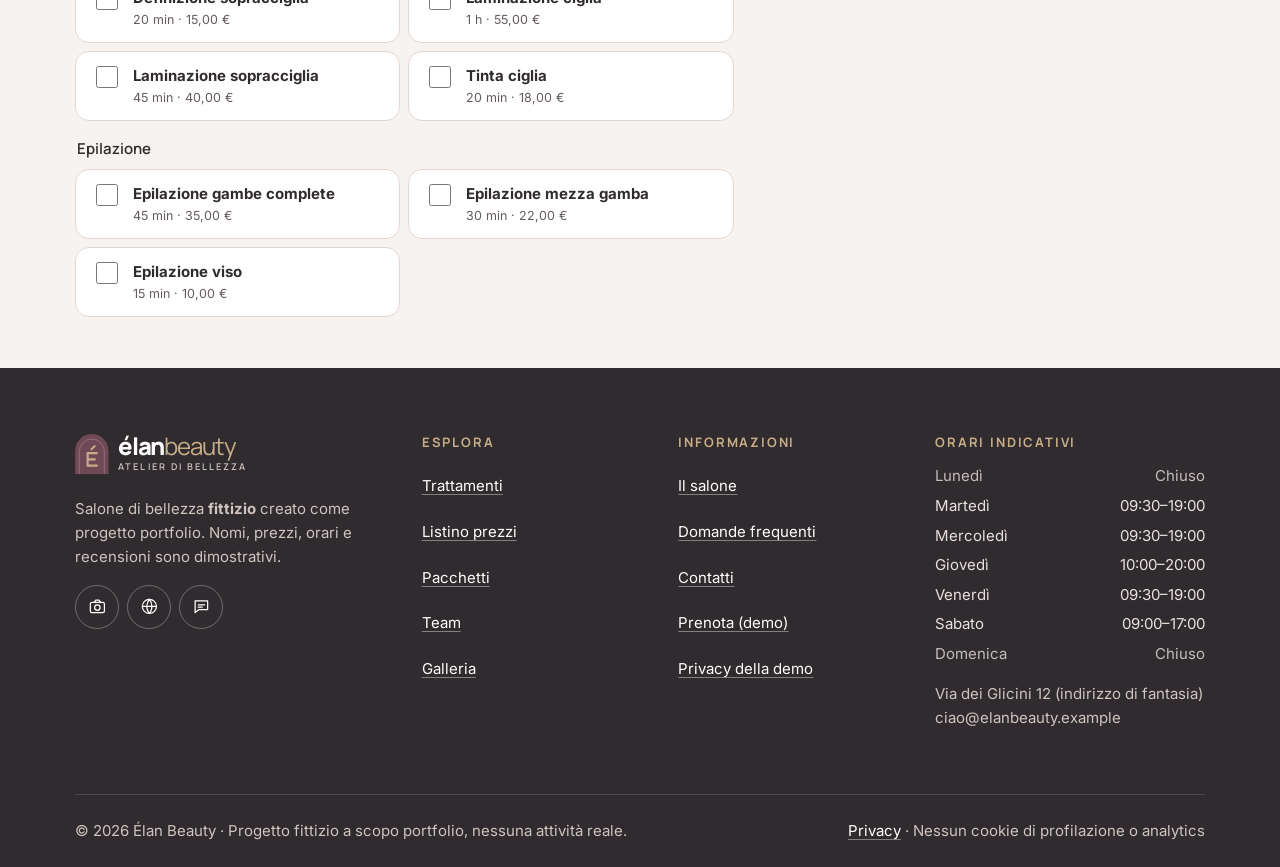
<file: pacchetti.html>
<!DOCTYPE html>
<html lang="it">
<head>
  <meta charset="utf-8">
  <meta name="viewport" content="width=device-width, initial-scale=1, viewport-fit=cover">
  <title>Pacchetti · Élan Beauty</title>
  <meta name="description" content="Pacchetti dimostrativi con totali calcolati e percorso personalizzato.">
  <meta name="robots" content="noindex, nofollow">
  <meta name="theme-color" content="#F7F3F0">
  <meta name="format-detection" content="telephone=no">
  <meta property="og:title" content="Pacchetti · Élan Beauty">
  <meta property="og:description" content="Pacchetti dimostrativi con totali calcolati e percorso personalizzato.">
  <meta property="og:type" content="website">
  <link rel="icon" href="assets/images/favicon.svg" type="image/svg+xml">
  <link rel="apple-touch-icon" href="assets/images/apple-touch-icon.png">
  <link rel="manifest" href="site.webmanifest">
  <link rel="preconnect" href="https://fonts.googleapis.com">
  <link rel="preconnect" href="https://fonts.gstatic.com" crossorigin>
  <link rel="stylesheet" href="https://fonts.googleapis.com/css2?family=Inter:wght@400;500;600&amp;family=Manrope:wght@500;600;700&amp;display=swap">
  <link rel="stylesheet" href="css/base.css">
  <link rel="stylesheet" href="css/components.css">
  <link rel="stylesheet" href="css/pages.css">
  <script defer src="js/data.js"></script>
  <script defer src="js/main.js"></script>
  <script defer src="js/pacchetti.js"></script>
</head>
<body>
  <a class="skip-link" href="#main">Vai al contenuto principale</a>
  <div class="demo-ribbon">Élan Beauty è un salone di fantasia: progetto portfolio, nessuna prenotazione o richiesta viene inviata.</div>
  <header class="site-header">
    <div class="container"><div class="header-inner">
      <a class="brand" href="index.html" aria-label="Élan Beauty, torna alla home"><svg class="brand-mark" viewBox="0 0 40 48" aria-hidden="true" focusable="false"><path d="M0 48V20a20 20 0 0 1 40 0v28z" fill="#704957"/><path d="M5 48V21a15 15 0 0 1 30 0v27" fill="none" stroke="#F7F3F0" stroke-opacity=".28" stroke-width="1"/><path d="M15 23v15M15 23h11M15 30.5h8.5M15 38h11" fill="none" stroke="#C7AE88" stroke-width="2.6" stroke-linecap="round"/><path d="M19.5 18.5 23.5 14.5" stroke="#C7AE88" stroke-width="2.4" stroke-linecap="round"/></svg><span class="brand-text"><span class="brand-word">élan<span>beauty</span></span><small>atelier di bellezza</small></span></a>
      <nav class="nav-desktop" aria-label="Navigazione principale">
        <ul>
          <li><a href="index.html">Home</a></li>
          <li><a href="salone.html">Il salone</a></li>
          <li class="has-sub">
            <button type="button" class="sub-toggle is-current" aria-expanded="false" aria-controls="d-sub-tratt">Trattamenti <svg class="icon" viewBox="0 0 24 24" aria-hidden="true" focusable="false"><path d="m6 9 6 6 6-6"/></svg></button>
            <ul class="submenu" id="d-sub-tratt" hidden>
              <li><a href="trattamenti.html">Tutti i trattamenti</a></li>
              <li><a href="listino.html">Listino prezzi</a></li>
              <li><a href="pacchetti.html" aria-current="page">Pacchetti</a></li>
            </ul>
          </li>
          <li><a href="team.html">Team</a></li>
          <li><a href="galleria.html">Galleria</a></li>
          <li><a href="faq.html">FAQ</a></li>
          <li><a href="contatti.html">Contatti</a></li>
        </ul>
      </nav>
      <a class="btn btn-primary header-cta" href="prenota.html"><svg class="icon" viewBox="0 0 24 24" aria-hidden="true" focusable="false"><rect x="3.5" y="5" width="17" height="15" rx="2"/><path d="M3.5 10h17M8 3v4M16 3v4"/></svg>Prenota</a>
      <button type="button" class="menu-toggle" aria-expanded="false" aria-controls="drawer"><svg class="icon" viewBox="0 0 24 24" aria-hidden="true" focusable="false"><path d="M4 7h16M4 12h16M4 17h16"/></svg><span>Menu</span></button>
    </div></div>
  </header>
  <div class="drawer" id="drawer" hidden>
    <div class="drawer-backdrop" data-drawer-close></div>
    <div class="drawer-panel" role="dialog" aria-modal="true" aria-label="Menu di navigazione" tabindex="-1">
      <div class="drawer-head">
        <a class="brand" href="index.html"><svg class="brand-mark" viewBox="0 0 40 48" aria-hidden="true" focusable="false"><path d="M0 48V20a20 20 0 0 1 40 0v28z" fill="#704957"/><path d="M5 48V21a15 15 0 0 1 30 0v27" fill="none" stroke="#F7F3F0" stroke-opacity=".28" stroke-width="1"/><path d="M15 23v15M15 23h11M15 30.5h8.5M15 38h11" fill="none" stroke="#C7AE88" stroke-width="2.6" stroke-linecap="round"/><path d="M19.5 18.5 23.5 14.5" stroke="#C7AE88" stroke-width="2.4" stroke-linecap="round"/></svg><span class="brand-text"><span class="brand-word">élan<span>beauty</span></span><small>atelier di bellezza</small></span></a>
        <button type="button" class="icon-btn" data-drawer-close aria-label="Chiudi menu"><svg class="icon" viewBox="0 0 24 24" aria-hidden="true" focusable="false"><path d="M6 6l12 12M18 6 6 18"/></svg></button>
      </div>
      <div class="drawer-body">
        <nav class="drawer-nav" aria-label="Navigazione mobile">
          <ul>
          <li><a href="index.html">Home</a></li>
          <li><a href="salone.html">Il salone</a></li>
          <li class="has-sub">
            <button type="button" class="sub-toggle is-current" aria-expanded="true" aria-controls="m-sub-tratt">Trattamenti <svg class="icon" viewBox="0 0 24 24" aria-hidden="true" focusable="false"><path d="m6 9 6 6 6-6"/></svg></button>
            <ul class="submenu" id="m-sub-tratt">
              <li><a href="trattamenti.html">Tutti i trattamenti</a></li>
              <li><a href="listino.html">Listino prezzi</a></li>
              <li><a href="pacchetti.html" aria-current="page">Pacchetti</a></li>
            </ul>
          </li>
          <li><a href="team.html">Team</a></li>
          <li><a href="galleria.html">Galleria</a></li>
          <li><a href="faq.html">FAQ</a></li>
          <li><a href="contatti.html">Contatti</a></li>
        </ul>
        </nav>
        <div class="drawer-foot">
          <a class="btn btn-primary btn-block" href="prenota.html"><svg class="icon" viewBox="0 0 24 24" aria-hidden="true" focusable="false"><rect x="3.5" y="5" width="17" height="15" rx="2"/><path d="M3.5 10h17M8 3v4M16 3v4"/></svg>Richiedi un appuntamento</a>
          <p class="small muted">Progetto dimostrativo: nessun dato viene inviato.</p>
        </div>
      </div>
    </div>
  </div>
  <noscript><div class="notice" style="margin:1rem">Per vedere catalogo, filtri, galleria e prenotazione simulata attiva JavaScript nel browser.</div></noscript>
  <main id="main" tabindex="-1">
    <section class="page-hero">
      <div class="container page-hero__grid">
        <div class="page-hero__text">
          <nav class="breadcrumb" aria-label="Percorso di navigazione"><ol><li><a href="index.html">Home</a></li><li><a href="trattamenti.html">Trattamenti</a></li><li aria-current="page">Pacchetti</li></ol></nav>
          <h1>Pacchetti</h1>
          <p class="lead">Combinazioni di trattamenti pensate per una visita completa o per una routine costante, con il calcolo sempre visibile: valore dei singoli servizi, risparmio, durata e prezzo finale. Più sotto puoi comporre il tuo percorso. Importi dimostrativi.</p>
          
        </div>
        <figure class="page-hero__media"><img src="assets/images/galleria-cabina-corpo.svg" alt="Cabina corpo con lettino, candele e pietre (illustrazione segnaposto)" width="1200" height="900"></figure>
      </div>
    </section>
    <section class="section section--tight" aria-labelledby="pk-list-title">
      <div class="container">
        <h2 id="pk-list-title" class="visually-hidden">Pacchetti disponibili</h2>
        <div class="pkg-grid" data-packages></div>
      </div>
    </section>

    <section class="section section--tint" aria-labelledby="cond-title">
      <div class="container">
        <div class="section-head">
          <div><p class="eyebrow">Chiaro fin dall’inizio</p><h2 id="cond-title">Condizioni generali (dimostrative)</h2></div>
          <div class="section-head__aside"><p>Le regole valgono per tutti i pacchetti e sono scritte per mostrare come presentarle in modo trasparente. In un salone reale andrebbero verificate e aggiornate prima della pubblicazione.</p></div>
        </div>
        <ul class="cond-grid">
          <li><span class="icon-wrap"><svg class="icon" viewBox="0 0 24 24" aria-hidden="true" focusable="false"><path d="M3 12V4a1 1 0 0 1 1-1h8l9 9-9 9z"/><circle cx="7.5" cy="7.5" r="1.5"/></svg></span><h3>Prezzo calcolato</h3><p>Valore dei singoli trattamenti meno lo sconto indicato, arrotondato per difetto all’euro.</p></li>
          <li><span class="icon-wrap"><svg class="icon" viewBox="0 0 24 24" aria-hidden="true" focusable="false"><rect x="3.5" y="5" width="17" height="15" rx="2"/><path d="M3.5 10h17M8 3v4M16 3v4"/></svg></span><h3>Validità chiara</h3><p>Durata e modalità di utilizzo sono riportate su ogni scheda pacchetto.</p></li>
          <li><span class="icon-wrap"><svg class="icon" viewBox="0 0 24 24" aria-hidden="true" focusable="false"><path d="M20 12a8 8 0 1 1-2.3-5.6L20 9"/><path d="M20 4v5h-5"/></svg></span><h3>Sostituzioni</h3><p>Possibili solo con trattamenti di pari durata, previo accordo in salone.</p></li>
          <li><span class="icon-wrap"><svg class="icon" viewBox="0 0 24 24" aria-hidden="true" focusable="false"><path d="M12 3 4.5 6v6c0 4.5 3.2 7.8 7.5 9 4.3-1.2 7.5-4.5 7.5-9V6z"/><path d="m9 12 2 2 4-4"/></svg></span><h3>Nessun pagamento</h3><p>Sul sito non si acquista nulla: la richiesta di pacchetto è solo simulata.</p></li>
          <li><span class="icon-wrap"><svg class="icon" viewBox="0 0 24 24" aria-hidden="true" focusable="false"><path d="M5 19c0-8 6-14 15-14 0 9-6 15-14 15"/><path d="M5 19 13 11"/></svg></span><h3>Solo estetica</h3><p>Nessun trattamento di medicina estetica e nessun risultato garantito.</p></li>
        </ul>
      </div>
    </section>

    <section class="section" aria-labelledby="builder-title">
      <div class="container">
        <div class="section-head"><div><p class="eyebrow">Su misura</p><h2 id="builder-title">Componi il tuo percorso</h2></div><div class="section-head__aside"><p data-builder-rule></p></div></div>
        <div class="builder">
          <form class="builder__form" aria-label="Trattamenti del percorso" onsubmit="return false"><div data-builder-list class="stack"></div></form>
          <div class="card builder__summary" data-builder-summary aria-live="polite"></div>
        </div>
      </div>
    </section>
  </main>
  <footer class="site-footer">
    <div class="container">
      <div class="footer-grid">
        <div>
          <a class="brand" href="index.html"><svg class="brand-mark" viewBox="0 0 40 48" aria-hidden="true" focusable="false"><path d="M0 48V20a20 20 0 0 1 40 0v28z" fill="#704957"/><path d="M5 48V21a15 15 0 0 1 30 0v27" fill="none" stroke="#F7F3F0" stroke-opacity=".28" stroke-width="1"/><path d="M15 23v15M15 23h11M15 30.5h8.5M15 38h11" fill="none" stroke="#C7AE88" stroke-width="2.6" stroke-linecap="round"/><path d="M19.5 18.5 23.5 14.5" stroke="#C7AE88" stroke-width="2.4" stroke-linecap="round"/></svg><span class="brand-text"><span class="brand-word">élan<span>beauty</span></span><small>atelier di bellezza</small></span></a>
          <p class="footer-note" style="margin-top:1rem">Salone di bellezza <strong>fittizio</strong> creato come progetto portfolio. Nomi, prezzi, orari e recensioni sono dimostrativi.</p>
          <div class="footer-social">
            <button type="button" class="icon-btn" data-demo="instagram" aria-label="Instagram (demo)"><svg class="icon" viewBox="0 0 24 24" aria-hidden="true" focusable="false"><rect x="3" y="7" width="18" height="13" rx="2"/><path d="M8 7l2-3h4l2 3"/><circle cx="12" cy="13.5" r="3.5"/></svg></button>
            <button type="button" class="icon-btn" data-demo="facebook" aria-label="Facebook (demo)"><svg class="icon" viewBox="0 0 24 24" aria-hidden="true" focusable="false"><circle cx="12" cy="12" r="9"/><path d="M3 12h18M12 3a14 14 0 0 1 0 18M12 3a14 14 0 0 0 0 18"/></svg></button>
            <button type="button" class="icon-btn" data-demo="whatsapp" aria-label="WhatsApp (demo)"><svg class="icon" viewBox="0 0 24 24" aria-hidden="true" focusable="false"><path d="M4 5h16v11H9l-5 4z"/><path d="M8 10h8M8 13h5"/></svg></button>
          </div>
        </div>
        <nav aria-label="Link del footer">
          <p class="footer-title">Esplora</p>
          <ul class="footer-links">
            <li><a href="trattamenti.html">Trattamenti</a></li>
            <li><a href="listino.html">Listino prezzi</a></li>
            <li><a href="pacchetti.html">Pacchetti</a></li>
            <li><a href="team.html">Team</a></li>
            <li><a href="galleria.html">Galleria</a></li>
          </ul>
        </nav>
        <div>
          <p class="footer-title">Informazioni</p>
          <ul class="footer-links">
            <li><a href="salone.html">Il salone</a></li>
            <li><a href="faq.html">Domande frequenti</a></li>
            <li><a href="contatti.html">Contatti</a></li>
            <li><a href="prenota.html">Prenota (demo)</a></li>
            <li><a href="privacy.html">Privacy della demo</a></li>
          </ul>
        </div>
        <div>
          <p class="footer-title">Orari indicativi</p>
          <ul class="hours-list" data-hours><li><span>Martedì–Sabato</span><span>su appuntamento</span></li></ul>
          <p class="footer-note" style="margin-top:1rem">Via dei Glicini 12 (indirizzo di fantasia)<br>ciao@elanbeauty.example</p>
        </div>
      </div>
      <div class="footer-bottom">
        <p>© <span data-year>2026</span> Élan Beauty · Progetto fittizio a scopo portfolio, nessuna attività reale.</p>
        <p><a href="privacy.html">Privacy</a> · Nessun cookie di profilazione o analytics</p>
      </div>
    </div>
  </footer>
</body>
</html>
</file>
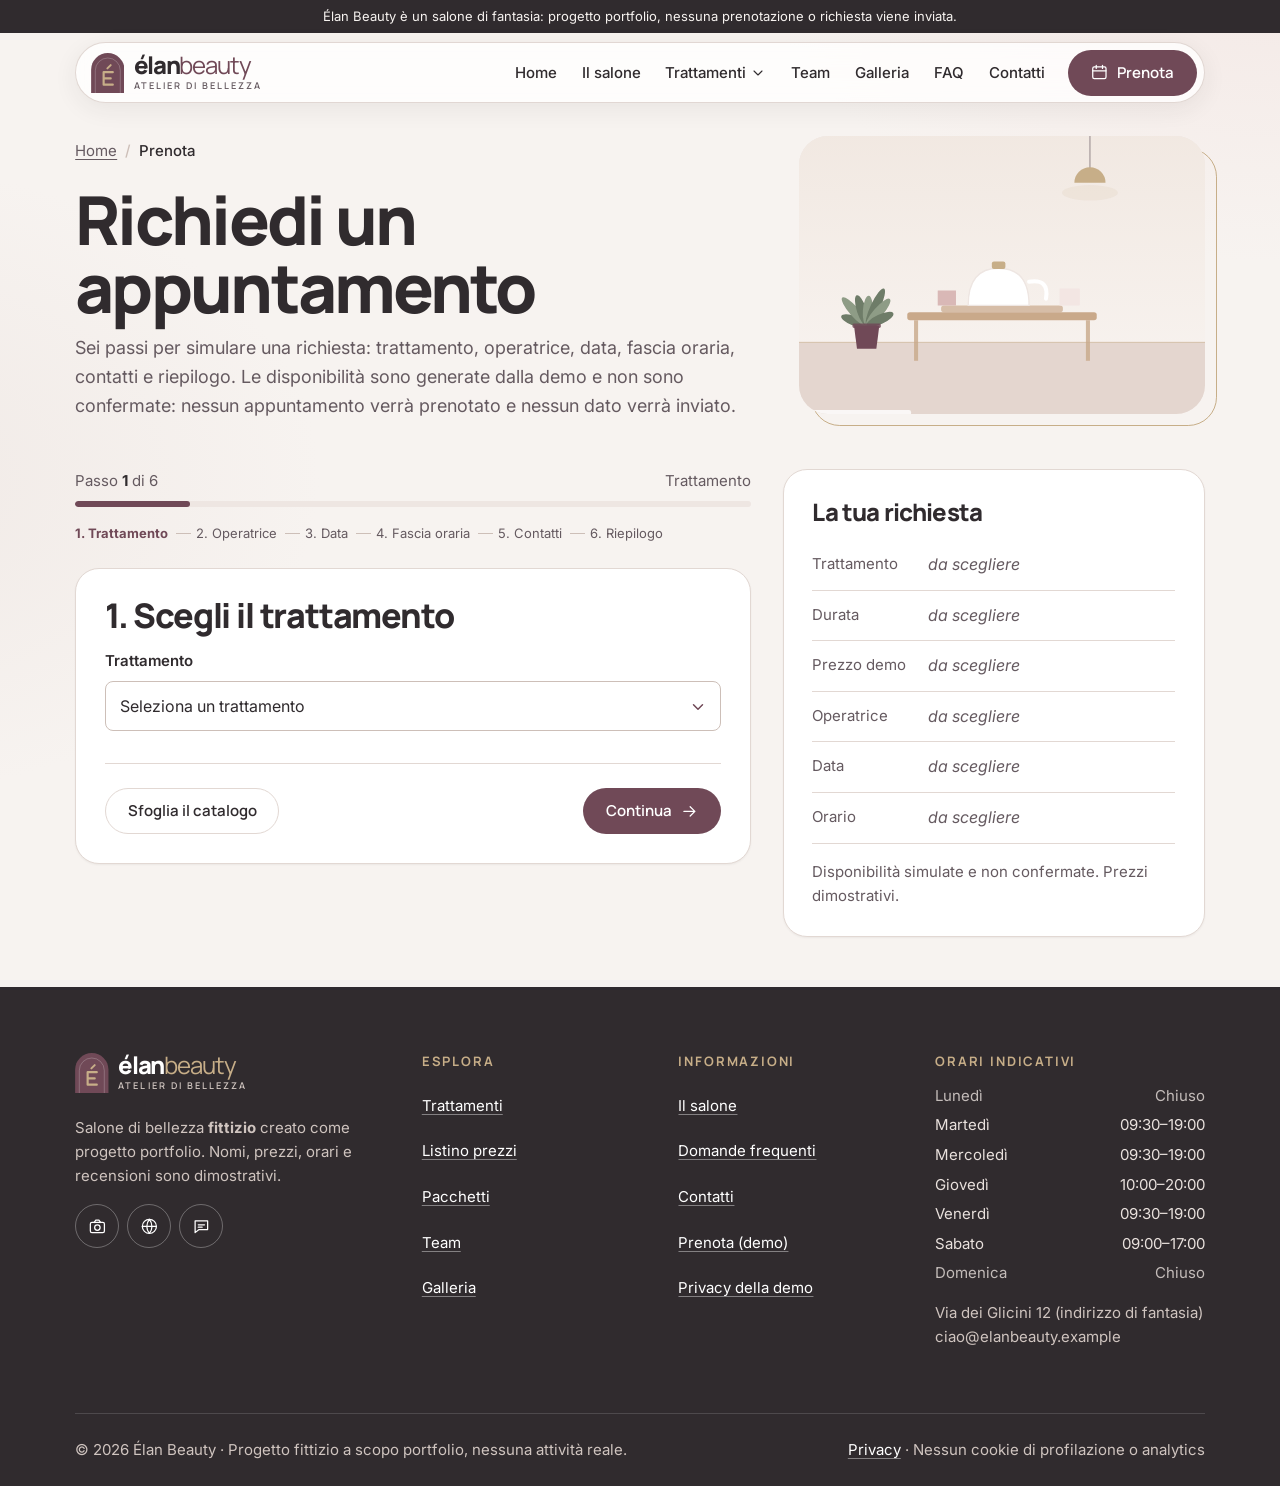
<file: prenota.html>
<!DOCTYPE html>
<html lang="it">
<head>
  <meta charset="utf-8">
  <meta name="viewport" content="width=device-width, initial-scale=1, viewport-fit=cover">
  <title>Prenota (demo) · Élan Beauty</title>
  <meta name="description" content="Simulazione di richiesta appuntamento a passi: trattamento, operatrice, data, fascia, contatti e riepilogo.">
  <meta name="robots" content="noindex, nofollow">
  <meta name="theme-color" content="#F7F3F0">
  <meta name="format-detection" content="telephone=no">
  <meta property="og:title" content="Prenota (demo) · Élan Beauty">
  <meta property="og:description" content="Simulazione di richiesta appuntamento a passi: trattamento, operatrice, data, fascia, contatti e riepilogo.">
  <meta property="og:type" content="website">
  <link rel="icon" href="assets/images/favicon.svg" type="image/svg+xml">
  <link rel="apple-touch-icon" href="assets/images/apple-touch-icon.png">
  <link rel="manifest" href="site.webmanifest">
  <link rel="preconnect" href="https://fonts.googleapis.com">
  <link rel="preconnect" href="https://fonts.gstatic.com" crossorigin>
  <link rel="stylesheet" href="https://fonts.googleapis.com/css2?family=Inter:wght@400;500;600&amp;family=Manrope:wght@500;600;700&amp;display=swap">
  <link rel="stylesheet" href="css/base.css">
  <link rel="stylesheet" href="css/components.css">
  <link rel="stylesheet" href="css/pages.css">
  <script defer src="js/data.js"></script>
  <script defer src="js/main.js"></script>
  <script defer src="js/availability.js"></script>
  <script defer src="js/prenota.js"></script>
</head>
<body>
  <a class="skip-link" href="#main">Vai al contenuto principale</a>
  <div class="demo-ribbon">Élan Beauty è un salone di fantasia: progetto portfolio, nessuna prenotazione o richiesta viene inviata.</div>
  <header class="site-header">
    <div class="container"><div class="header-inner">
      <a class="brand" href="index.html" aria-label="Élan Beauty, torna alla home"><svg class="brand-mark" viewBox="0 0 40 48" aria-hidden="true" focusable="false"><path d="M0 48V20a20 20 0 0 1 40 0v28z" fill="#704957"/><path d="M5 48V21a15 15 0 0 1 30 0v27" fill="none" stroke="#F7F3F0" stroke-opacity=".28" stroke-width="1"/><path d="M15 23v15M15 23h11M15 30.5h8.5M15 38h11" fill="none" stroke="#C7AE88" stroke-width="2.6" stroke-linecap="round"/><path d="M19.5 18.5 23.5 14.5" stroke="#C7AE88" stroke-width="2.4" stroke-linecap="round"/></svg><span class="brand-text"><span class="brand-word">élan<span>beauty</span></span><small>atelier di bellezza</small></span></a>
      <nav class="nav-desktop" aria-label="Navigazione principale">
        <ul>
          <li><a href="index.html">Home</a></li>
          <li><a href="salone.html">Il salone</a></li>
          <li class="has-sub">
            <button type="button" class="sub-toggle" aria-expanded="false" aria-controls="d-sub-tratt">Trattamenti <svg class="icon" viewBox="0 0 24 24" aria-hidden="true" focusable="false"><path d="m6 9 6 6 6-6"/></svg></button>
            <ul class="submenu" id="d-sub-tratt" hidden>
              <li><a href="trattamenti.html">Tutti i trattamenti</a></li>
              <li><a href="listino.html">Listino prezzi</a></li>
              <li><a href="pacchetti.html">Pacchetti</a></li>
            </ul>
          </li>
          <li><a href="team.html">Team</a></li>
          <li><a href="galleria.html">Galleria</a></li>
          <li><a href="faq.html">FAQ</a></li>
          <li><a href="contatti.html">Contatti</a></li>
        </ul>
      </nav>
      <a class="btn btn-primary header-cta" href="prenota.html" aria-current="page"><svg class="icon" viewBox="0 0 24 24" aria-hidden="true" focusable="false"><rect x="3.5" y="5" width="17" height="15" rx="2"/><path d="M3.5 10h17M8 3v4M16 3v4"/></svg>Prenota</a>
      <button type="button" class="menu-toggle" aria-expanded="false" aria-controls="drawer"><svg class="icon" viewBox="0 0 24 24" aria-hidden="true" focusable="false"><path d="M4 7h16M4 12h16M4 17h16"/></svg><span>Menu</span></button>
    </div></div>
  </header>
  <div class="drawer" id="drawer" hidden>
    <div class="drawer-backdrop" data-drawer-close></div>
    <div class="drawer-panel" role="dialog" aria-modal="true" aria-label="Menu di navigazione" tabindex="-1">
      <div class="drawer-head">
        <a class="brand" href="index.html"><svg class="brand-mark" viewBox="0 0 40 48" aria-hidden="true" focusable="false"><path d="M0 48V20a20 20 0 0 1 40 0v28z" fill="#704957"/><path d="M5 48V21a15 15 0 0 1 30 0v27" fill="none" stroke="#F7F3F0" stroke-opacity=".28" stroke-width="1"/><path d="M15 23v15M15 23h11M15 30.5h8.5M15 38h11" fill="none" stroke="#C7AE88" stroke-width="2.6" stroke-linecap="round"/><path d="M19.5 18.5 23.5 14.5" stroke="#C7AE88" stroke-width="2.4" stroke-linecap="round"/></svg><span class="brand-text"><span class="brand-word">élan<span>beauty</span></span><small>atelier di bellezza</small></span></a>
        <button type="button" class="icon-btn" data-drawer-close aria-label="Chiudi menu"><svg class="icon" viewBox="0 0 24 24" aria-hidden="true" focusable="false"><path d="M6 6l12 12M18 6 6 18"/></svg></button>
      </div>
      <div class="drawer-body">
        <nav class="drawer-nav" aria-label="Navigazione mobile">
          <ul>
          <li><a href="index.html">Home</a></li>
          <li><a href="salone.html">Il salone</a></li>
          <li class="has-sub">
            <button type="button" class="sub-toggle" aria-expanded="false" aria-controls="m-sub-tratt">Trattamenti <svg class="icon" viewBox="0 0 24 24" aria-hidden="true" focusable="false"><path d="m6 9 6 6 6-6"/></svg></button>
            <ul class="submenu" id="m-sub-tratt" hidden>
              <li><a href="trattamenti.html">Tutti i trattamenti</a></li>
              <li><a href="listino.html">Listino prezzi</a></li>
              <li><a href="pacchetti.html">Pacchetti</a></li>
            </ul>
          </li>
          <li><a href="team.html">Team</a></li>
          <li><a href="galleria.html">Galleria</a></li>
          <li><a href="faq.html">FAQ</a></li>
          <li><a href="contatti.html">Contatti</a></li>
        </ul>
        </nav>
        <div class="drawer-foot">
          <a class="btn btn-primary btn-block" href="prenota.html"><svg class="icon" viewBox="0 0 24 24" aria-hidden="true" focusable="false"><rect x="3.5" y="5" width="17" height="15" rx="2"/><path d="M3.5 10h17M8 3v4M16 3v4"/></svg>Richiedi un appuntamento</a>
          <p class="small muted">Progetto dimostrativo: nessun dato viene inviato.</p>
        </div>
      </div>
    </div>
  </div>
  <noscript><div class="notice" style="margin:1rem">Per vedere catalogo, filtri, galleria e prenotazione simulata attiva JavaScript nel browser.</div></noscript>
  <main id="main" tabindex="-1">
    <section class="page-hero">
      <div class="container page-hero__grid">
        <div class="page-hero__text">
          <nav class="breadcrumb" aria-label="Percorso di navigazione"><ol><li><a href="index.html">Home</a></li><li aria-current="page">Prenota</li></ol></nav>
          <h1>Richiedi un appuntamento</h1>
          <p class="lead">Sei passi per simulare una richiesta: trattamento, operatrice, data, fascia oraria, contatti e riepilogo. Le disponibilità sono generate dalla demo e non sono confermate: nessun appuntamento verrà prenotato e nessun dato verrà inviato.</p>
          
        </div>
        <figure class="page-hero__media"><img src="assets/images/galleria-tisane.svg" alt="Angolo tisane con teiera e tazze (illustrazione segnaposto)" width="1200" height="900"></figure>
      </div>
    </section>
    <section class="section section--tight">
      <div class="container booking">
        <div>
          <div class="progress" data-progress>
            <div class="progress__label"><span>Passo <strong data-step-num>1</strong> di 6</span><span data-step-name>Trattamento</span></div>
            <div class="progress__bar" aria-hidden="true"><span data-progress-bar style="width:17%"></span></div>
            <ol class="stepper-list" data-stepper aria-label="Passi della prenotazione"></ol>
          </div>
          <div data-booking-alerts></div>
          <form class="card" id="booking-form" novalidate>
            <section class="step-panel" data-step="1" aria-labelledby="s1-title">
              <h2 id="s1-title" tabindex="-1">1. Scegli il trattamento</h2>
              <div class="field">
                <label for="b-treatment">Trattamento</label>
                <select class="select" id="b-treatment" required data-label="Il trattamento"><option value="">Seleziona un trattamento</option></select>
              </div>
              <div data-treatment-preview></div>
              <div class="step-actions"><a class="btn btn-ghost" href="trattamenti.html">Sfoglia il catalogo</a><button type="button" class="btn btn-primary" data-next>Continua <svg class="icon" viewBox="0 0 24 24" aria-hidden="true" focusable="false"><path d="M5 12h14M13 6l6 6-6 6"/></svg></button></div>
            </section>

            <section class="step-panel" data-step="2" aria-labelledby="s2-title" hidden>
              <h2 id="s2-title" tabindex="-1">2. Scegli l’operatrice</h2>
              <fieldset>
                <legend class="visually-hidden">Operatrice</legend>
                <div class="choice-list choice-list--2" data-staff-options></div>
              </fieldset>
              <p class="field-error" id="b-staff-error" role="alert"></p>
              <div class="notice" data-staff-note hidden style="margin-top:1rem"></div>
              <div class="step-actions"><button type="button" class="btn btn-ghost" data-prev>Indietro</button><button type="button" class="btn btn-primary" data-next>Continua <svg class="icon" viewBox="0 0 24 24" aria-hidden="true" focusable="false"><path d="M5 12h14M13 6l6 6-6 6"/></svg></button></div>
            </section>

            <section class="step-panel" data-step="3" aria-labelledby="s3-title" hidden>
              <h2 id="s3-title" tabindex="-1">3. Scegli la data</h2>
              <div class="field" style="max-width:22rem">
                <label for="b-date">Data</label>
                <input class="input" type="date" id="b-date" required data-label="La data" aria-describedby="b-date-hint">
                <p class="hint" id="b-date-hint">Da domani fino a 60 giorni. Il salone (demo) è chiuso domenica e lunedì.</p>
              </div>
              <div data-quick-dates style="margin-top:1.25rem"></div>
              <div class="step-actions"><button type="button" class="btn btn-ghost" data-prev>Indietro</button><button type="button" class="btn btn-primary" data-next>Vedi le fasce <svg class="icon" viewBox="0 0 24 24" aria-hidden="true" focusable="false"><path d="M5 12h14M13 6l6 6-6 6"/></svg></button></div>
            </section>

            <section class="step-panel" data-step="4" aria-labelledby="s4-title" hidden>
              <h2 id="s4-title" tabindex="-1">4. Scegli la fascia oraria</h2>
              <p class="muted small" data-slot-context></p>
              <div data-slots></div>
              <p class="field-error" id="b-slot-error" role="alert"></p>
              <div class="step-actions"><button type="button" class="btn btn-ghost" data-prev>Indietro</button><button type="button" class="btn btn-primary" data-next>Continua <svg class="icon" viewBox="0 0 24 24" aria-hidden="true" focusable="false"><path d="M5 12h14M13 6l6 6-6 6"/></svg></button></div>
            </section>

            <section class="step-panel" data-step="5" aria-labelledby="s5-title" hidden>
              <h2 id="s5-title" tabindex="-1">5. Contatti di fantasia</h2>
              <div class="notice" style="margin-bottom:1.5rem"><svg class="icon" viewBox="0 0 24 24" aria-hidden="true" focusable="false"><circle cx="12" cy="12" r="9"/><path d="M12 11v5M12 8h.01"/></svg><p>Usa <strong>dati inventati</strong>: la richiesta non viene inviata e i campi vengono svuotati al termine.</p></div>
              <div class="form">
                <div class="form-row form-row--2">
                  <div class="field"><label for="b-name">Nome</label><input class="input" id="b-name" name="name" autocomplete="off" required data-label="Il nome" data-minlength="2" placeholder="Es. Maria Esempio"></div>
                  <div class="field"><label for="b-email">Email</label><input class="input" id="b-email" name="email" type="email" autocomplete="off" required data-label="L’email" placeholder="nome@esempio.example"></div>
                </div>
                <div class="field"><label for="b-phone">Telefono <span class="optional">(facoltativo, di fantasia)</span></label><input class="input" id="b-phone" name="phone" type="tel" inputmode="tel" autocomplete="off" data-label="Il telefono" data-pattern="^[0-9+ ]{6,20}$" data-pattern-msg="Usa solo cifre, spazi e + (da 6 a 20 caratteri)." placeholder="000 000 0000"></div>
                <div class="field"><label for="b-notes">Note <span class="optional">(facoltative)</span></label><textarea class="textarea" id="b-notes" name="notes" maxlength="300" placeholder="Preferenze o sensibilità da segnalare (dati di fantasia)"></textarea></div>
                <div class="field"><label class="check"><input type="checkbox" id="b-consent" required data-label="La conferma"><span>Confermo di aver usato dati di fantasia e di sapere che nessuna richiesta verrà inoltrata.</span></label></div>
              </div>
              <div class="step-actions"><button type="button" class="btn btn-ghost" data-prev>Indietro</button><button type="button" class="btn btn-primary" data-next>Vai al riepilogo <svg class="icon" viewBox="0 0 24 24" aria-hidden="true" focusable="false"><path d="M5 12h14M13 6l6 6-6 6"/></svg></button></div>
            </section>

            <section class="step-panel" data-step="6" aria-labelledby="s6-title" hidden>
              <h2 id="s6-title" tabindex="-1">6. Riepilogo</h2>
              <dl class="summary-list" data-final-summary></dl>
              <div class="notice" style="margin-top:1.5rem"><svg class="icon" viewBox="0 0 24 24" aria-hidden="true" focusable="false"><circle cx="12" cy="12" r="9"/><path d="M12 11v5M12 8h.01"/></svg><p>Premendo il pulsante la richiesta viene <strong>solo simulata</strong>: nessun appuntamento è confermato e nessun dato lascia questa pagina.</p></div>
              <div class="step-actions"><button type="button" class="btn btn-ghost" data-prev>Indietro</button><button type="submit" class="btn btn-primary"><svg class="icon" viewBox="0 0 24 24" aria-hidden="true" focusable="false"><path d="m5 12 5 5 9-10"/></svg>Invia richiesta simulata</button></div>
            </section>
          </form>
          <div class="card" data-booking-done tabindex="-1" hidden role="status"></div>
        </div>
        <aside class="card booking__aside" data-booking-aside aria-labelledby="sum-title">
          <h2 id="sum-title" style="font-size:var(--fs-lg)">La tua richiesta</h2>
          <dl class="summary-list" data-live-summary></dl>
          <p class="small muted" style="margin:1rem 0 0">Disponibilità simulate e non confermate. Prezzi dimostrativi.</p>
        </aside>
      </div>
    </section>
  </main>
  <footer class="site-footer">
    <div class="container">
      <div class="footer-grid">
        <div>
          <a class="brand" href="index.html"><svg class="brand-mark" viewBox="0 0 40 48" aria-hidden="true" focusable="false"><path d="M0 48V20a20 20 0 0 1 40 0v28z" fill="#704957"/><path d="M5 48V21a15 15 0 0 1 30 0v27" fill="none" stroke="#F7F3F0" stroke-opacity=".28" stroke-width="1"/><path d="M15 23v15M15 23h11M15 30.5h8.5M15 38h11" fill="none" stroke="#C7AE88" stroke-width="2.6" stroke-linecap="round"/><path d="M19.5 18.5 23.5 14.5" stroke="#C7AE88" stroke-width="2.4" stroke-linecap="round"/></svg><span class="brand-text"><span class="brand-word">élan<span>beauty</span></span><small>atelier di bellezza</small></span></a>
          <p class="footer-note" style="margin-top:1rem">Salone di bellezza <strong>fittizio</strong> creato come progetto portfolio. Nomi, prezzi, orari e recensioni sono dimostrativi.</p>
          <div class="footer-social">
            <button type="button" class="icon-btn" data-demo="instagram" aria-label="Instagram (demo)"><svg class="icon" viewBox="0 0 24 24" aria-hidden="true" focusable="false"><rect x="3" y="7" width="18" height="13" rx="2"/><path d="M8 7l2-3h4l2 3"/><circle cx="12" cy="13.5" r="3.5"/></svg></button>
            <button type="button" class="icon-btn" data-demo="facebook" aria-label="Facebook (demo)"><svg class="icon" viewBox="0 0 24 24" aria-hidden="true" focusable="false"><circle cx="12" cy="12" r="9"/><path d="M3 12h18M12 3a14 14 0 0 1 0 18M12 3a14 14 0 0 0 0 18"/></svg></button>
            <button type="button" class="icon-btn" data-demo="whatsapp" aria-label="WhatsApp (demo)"><svg class="icon" viewBox="0 0 24 24" aria-hidden="true" focusable="false"><path d="M4 5h16v11H9l-5 4z"/><path d="M8 10h8M8 13h5"/></svg></button>
          </div>
        </div>
        <nav aria-label="Link del footer">
          <p class="footer-title">Esplora</p>
          <ul class="footer-links">
            <li><a href="trattamenti.html">Trattamenti</a></li>
            <li><a href="listino.html">Listino prezzi</a></li>
            <li><a href="pacchetti.html">Pacchetti</a></li>
            <li><a href="team.html">Team</a></li>
            <li><a href="galleria.html">Galleria</a></li>
          </ul>
        </nav>
        <div>
          <p class="footer-title">Informazioni</p>
          <ul class="footer-links">
            <li><a href="salone.html">Il salone</a></li>
            <li><a href="faq.html">Domande frequenti</a></li>
            <li><a href="contatti.html">Contatti</a></li>
            <li><a href="prenota.html">Prenota (demo)</a></li>
            <li><a href="privacy.html">Privacy della demo</a></li>
          </ul>
        </div>
        <div>
          <p class="footer-title">Orari indicativi</p>
          <ul class="hours-list" data-hours><li><span>Martedì–Sabato</span><span>su appuntamento</span></li></ul>
          <p class="footer-note" style="margin-top:1rem">Via dei Glicini 12 (indirizzo di fantasia)<br>ciao@elanbeauty.example</p>
        </div>
      </div>
      <div class="footer-bottom">
        <p>© <span data-year>2026</span> Élan Beauty · Progetto fittizio a scopo portfolio, nessuna attività reale.</p>
        <p><a href="privacy.html">Privacy</a> · Nessun cookie di profilazione o analytics</p>
      </div>
    </div>
  </footer>
</body>
</html>
</file>
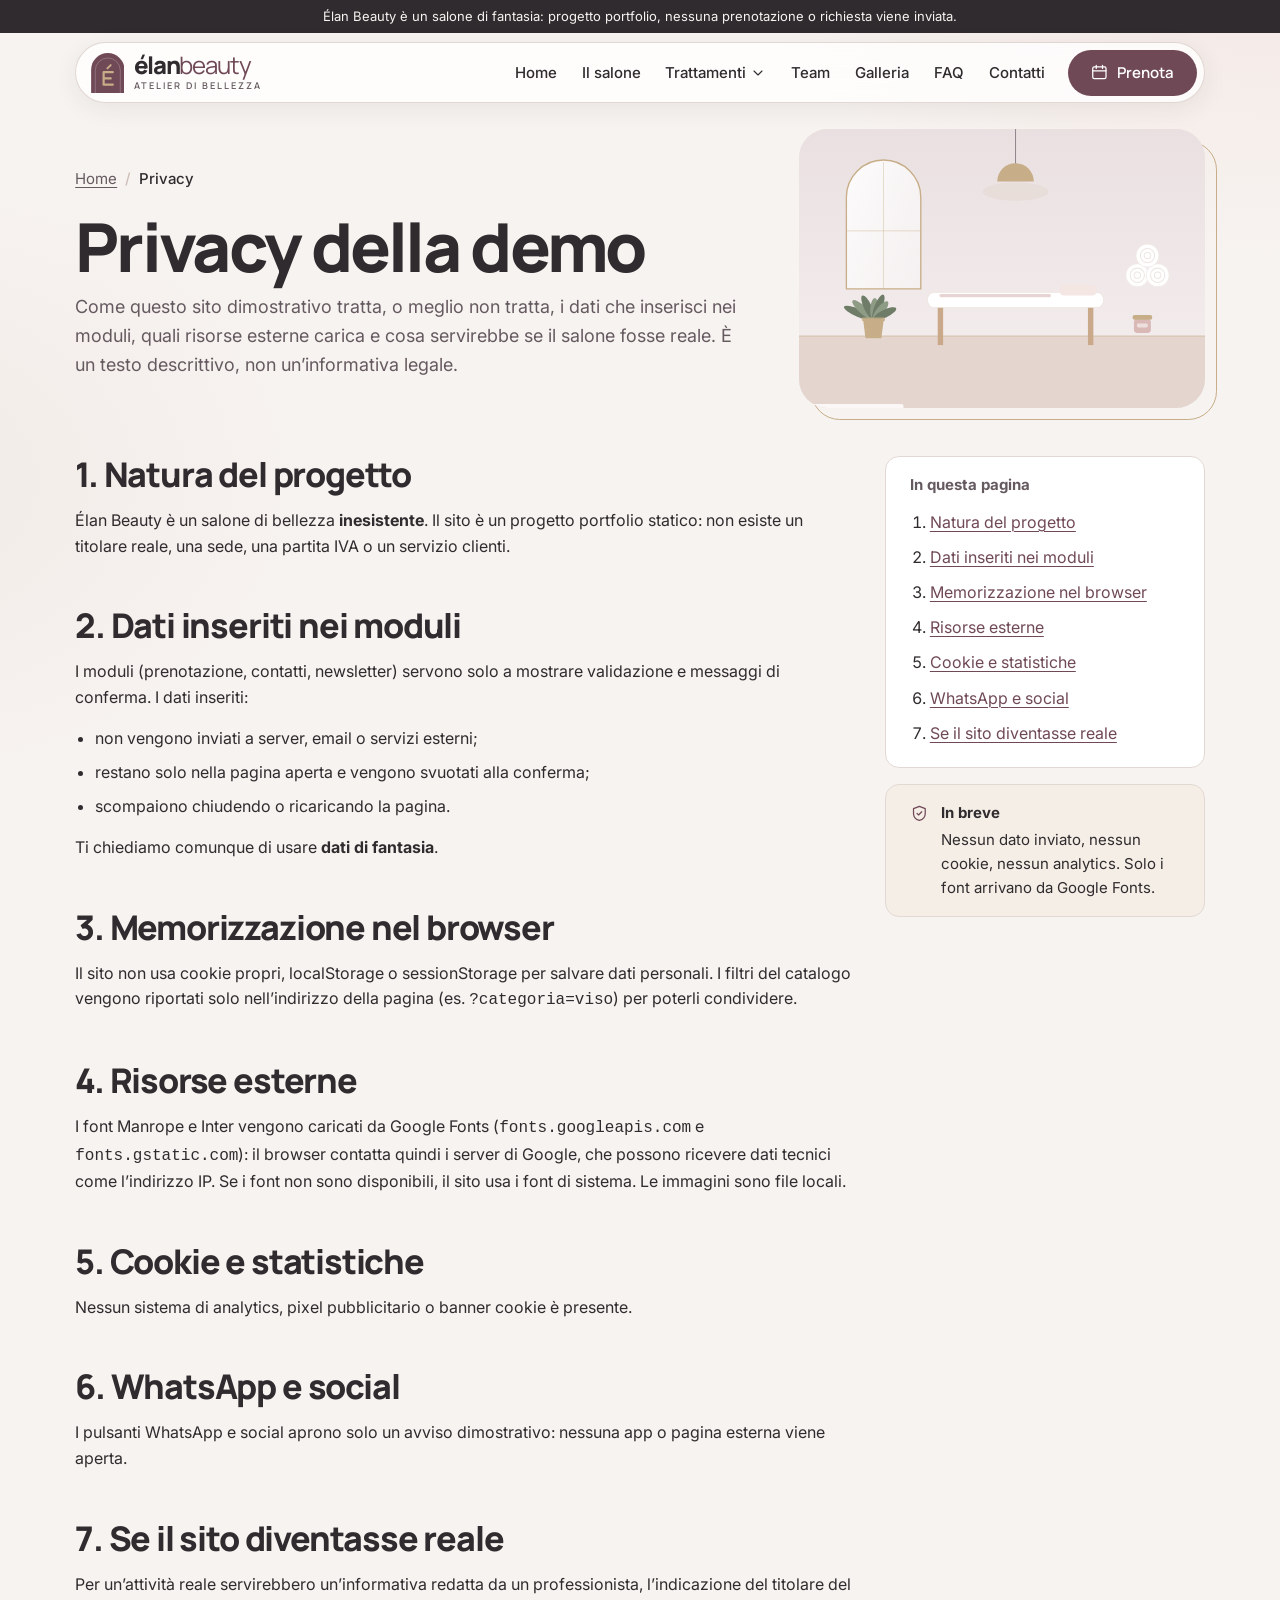
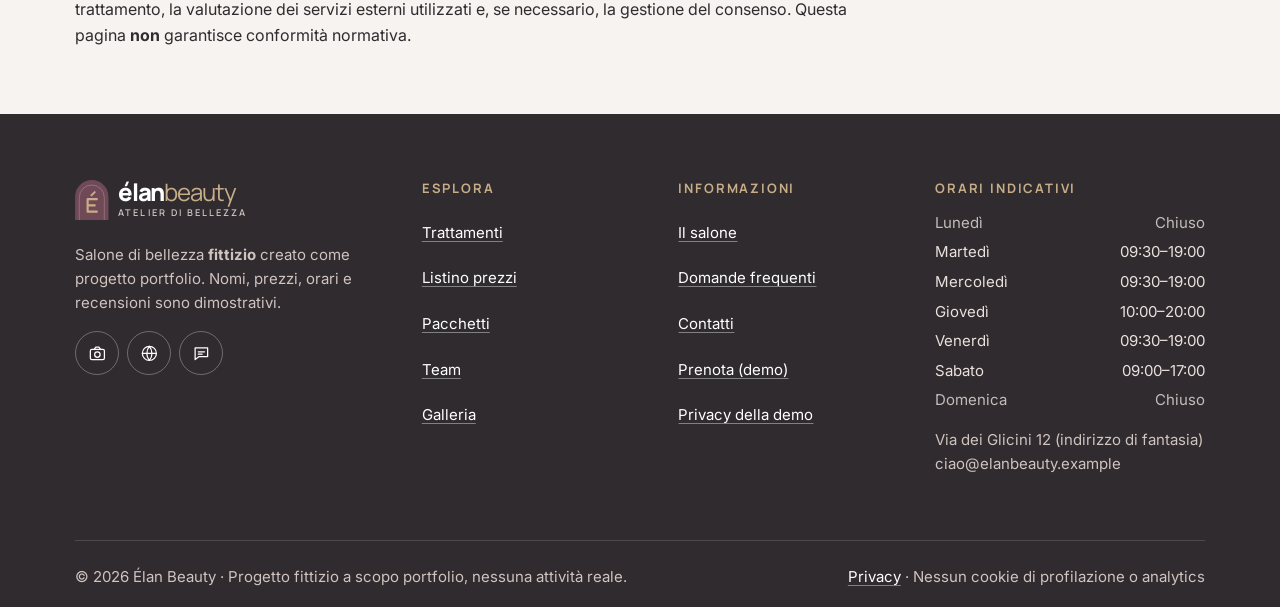
<file: privacy.html>
<!DOCTYPE html>
<html lang="it">
<head>
  <meta charset="utf-8">
  <meta name="viewport" content="width=device-width, initial-scale=1, viewport-fit=cover">
  <title>Privacy della demo · Élan Beauty</title>
  <meta name="description" content="Descrizione del trattamento dati del sito dimostrativo Élan Beauty.">
  <meta name="robots" content="noindex, nofollow">
  <meta name="theme-color" content="#F7F3F0">
  <meta name="format-detection" content="telephone=no">
  <meta property="og:title" content="Privacy della demo · Élan Beauty">
  <meta property="og:description" content="Descrizione del trattamento dati del sito dimostrativo Élan Beauty.">
  <meta property="og:type" content="website">
  <link rel="icon" href="assets/images/favicon.svg" type="image/svg+xml">
  <link rel="apple-touch-icon" href="assets/images/apple-touch-icon.png">
  <link rel="manifest" href="site.webmanifest">
  <link rel="preconnect" href="https://fonts.googleapis.com">
  <link rel="preconnect" href="https://fonts.gstatic.com" crossorigin>
  <link rel="stylesheet" href="https://fonts.googleapis.com/css2?family=Inter:wght@400;500;600&amp;family=Manrope:wght@500;600;700&amp;display=swap">
  <link rel="stylesheet" href="css/base.css">
  <link rel="stylesheet" href="css/components.css">
  <link rel="stylesheet" href="css/pages.css">
  <script defer src="js/data.js"></script>
  <script defer src="js/main.js"></script>
</head>
<body>
  <a class="skip-link" href="#main">Vai al contenuto principale</a>
  <div class="demo-ribbon">Élan Beauty è un salone di fantasia: progetto portfolio, nessuna prenotazione o richiesta viene inviata.</div>
  <header class="site-header">
    <div class="container"><div class="header-inner">
      <a class="brand" href="index.html" aria-label="Élan Beauty, torna alla home"><svg class="brand-mark" viewBox="0 0 40 48" aria-hidden="true" focusable="false"><path d="M0 48V20a20 20 0 0 1 40 0v28z" fill="#704957"/><path d="M5 48V21a15 15 0 0 1 30 0v27" fill="none" stroke="#F7F3F0" stroke-opacity=".28" stroke-width="1"/><path d="M15 23v15M15 23h11M15 30.5h8.5M15 38h11" fill="none" stroke="#C7AE88" stroke-width="2.6" stroke-linecap="round"/><path d="M19.5 18.5 23.5 14.5" stroke="#C7AE88" stroke-width="2.4" stroke-linecap="round"/></svg><span class="brand-text"><span class="brand-word">élan<span>beauty</span></span><small>atelier di bellezza</small></span></a>
      <nav class="nav-desktop" aria-label="Navigazione principale">
        <ul>
          <li><a href="index.html">Home</a></li>
          <li><a href="salone.html">Il salone</a></li>
          <li class="has-sub">
            <button type="button" class="sub-toggle" aria-expanded="false" aria-controls="d-sub-tratt">Trattamenti <svg class="icon" viewBox="0 0 24 24" aria-hidden="true" focusable="false"><path d="m6 9 6 6 6-6"/></svg></button>
            <ul class="submenu" id="d-sub-tratt" hidden>
              <li><a href="trattamenti.html">Tutti i trattamenti</a></li>
              <li><a href="listino.html">Listino prezzi</a></li>
              <li><a href="pacchetti.html">Pacchetti</a></li>
            </ul>
          </li>
          <li><a href="team.html">Team</a></li>
          <li><a href="galleria.html">Galleria</a></li>
          <li><a href="faq.html">FAQ</a></li>
          <li><a href="contatti.html">Contatti</a></li>
        </ul>
      </nav>
      <a class="btn btn-primary header-cta" href="prenota.html"><svg class="icon" viewBox="0 0 24 24" aria-hidden="true" focusable="false"><rect x="3.5" y="5" width="17" height="15" rx="2"/><path d="M3.5 10h17M8 3v4M16 3v4"/></svg>Prenota</a>
      <button type="button" class="menu-toggle" aria-expanded="false" aria-controls="drawer"><svg class="icon" viewBox="0 0 24 24" aria-hidden="true" focusable="false"><path d="M4 7h16M4 12h16M4 17h16"/></svg><span>Menu</span></button>
    </div></div>
  </header>
  <div class="drawer" id="drawer" hidden>
    <div class="drawer-backdrop" data-drawer-close></div>
    <div class="drawer-panel" role="dialog" aria-modal="true" aria-label="Menu di navigazione" tabindex="-1">
      <div class="drawer-head">
        <a class="brand" href="index.html"><svg class="brand-mark" viewBox="0 0 40 48" aria-hidden="true" focusable="false"><path d="M0 48V20a20 20 0 0 1 40 0v28z" fill="#704957"/><path d="M5 48V21a15 15 0 0 1 30 0v27" fill="none" stroke="#F7F3F0" stroke-opacity=".28" stroke-width="1"/><path d="M15 23v15M15 23h11M15 30.5h8.5M15 38h11" fill="none" stroke="#C7AE88" stroke-width="2.6" stroke-linecap="round"/><path d="M19.5 18.5 23.5 14.5" stroke="#C7AE88" stroke-width="2.4" stroke-linecap="round"/></svg><span class="brand-text"><span class="brand-word">élan<span>beauty</span></span><small>atelier di bellezza</small></span></a>
        <button type="button" class="icon-btn" data-drawer-close aria-label="Chiudi menu"><svg class="icon" viewBox="0 0 24 24" aria-hidden="true" focusable="false"><path d="M6 6l12 12M18 6 6 18"/></svg></button>
      </div>
      <div class="drawer-body">
        <nav class="drawer-nav" aria-label="Navigazione mobile">
          <ul>
          <li><a href="index.html">Home</a></li>
          <li><a href="salone.html">Il salone</a></li>
          <li class="has-sub">
            <button type="button" class="sub-toggle" aria-expanded="false" aria-controls="m-sub-tratt">Trattamenti <svg class="icon" viewBox="0 0 24 24" aria-hidden="true" focusable="false"><path d="m6 9 6 6 6-6"/></svg></button>
            <ul class="submenu" id="m-sub-tratt" hidden>
              <li><a href="trattamenti.html">Tutti i trattamenti</a></li>
              <li><a href="listino.html">Listino prezzi</a></li>
              <li><a href="pacchetti.html">Pacchetti</a></li>
            </ul>
          </li>
          <li><a href="team.html">Team</a></li>
          <li><a href="galleria.html">Galleria</a></li>
          <li><a href="faq.html">FAQ</a></li>
          <li><a href="contatti.html">Contatti</a></li>
        </ul>
        </nav>
        <div class="drawer-foot">
          <a class="btn btn-primary btn-block" href="prenota.html"><svg class="icon" viewBox="0 0 24 24" aria-hidden="true" focusable="false"><rect x="3.5" y="5" width="17" height="15" rx="2"/><path d="M3.5 10h17M8 3v4M16 3v4"/></svg>Richiedi un appuntamento</a>
          <p class="small muted">Progetto dimostrativo: nessun dato viene inviato.</p>
        </div>
      </div>
    </div>
  </div>
  <noscript><div class="notice" style="margin:1rem">Per vedere catalogo, filtri, galleria e prenotazione simulata attiva JavaScript nel browser.</div></noscript>
  <main id="main" tabindex="-1">
    <section class="page-hero">
      <div class="container page-hero__grid">
        <div class="page-hero__text">
          <nav class="breadcrumb" aria-label="Percorso di navigazione"><ol><li><a href="index.html">Home</a></li><li aria-current="page">Privacy</li></ol></nav>
          <h1>Privacy della demo</h1>
          <p class="lead">Come questo sito dimostrativo tratta, o meglio non tratta, i dati che inserisci nei moduli, quali risorse esterne carica e cosa servirebbe se il salone fosse reale. È un testo descrittivo, non un’informativa legale.</p>
          
        </div>
        <figure class="page-hero__media"><img src="assets/images/galleria-cabina-viso.svg" alt="Cabina viso con lettino e asciugamani arrotolati (illustrazione segnaposto)" width="1200" height="900"></figure>
      </div>
    </section>
    <section class="section section--tight">
      <div class="container">
        <div class="privacy-layout">
        <div class="prose">
          <h2 id="natura">1. Natura del progetto</h2>
          <p>Élan Beauty è un salone di bellezza <strong>inesistente</strong>. Il sito è un progetto portfolio statico: non esiste un titolare reale, una sede, una partita IVA o un servizio clienti.</p>
          <h2 id="moduli">2. Dati inseriti nei moduli</h2>
          <p>I moduli (prenotazione, contatti, newsletter) servono solo a mostrare validazione e messaggi di conferma. I dati inseriti:</p>
          <ul>
            <li>non vengono inviati a server, email o servizi esterni;</li>
            <li>restano solo nella pagina aperta e vengono svuotati alla conferma;</li>
            <li>scompaiono chiudendo o ricaricando la pagina.</li>
          </ul>
          <p>Ti chiediamo comunque di usare <strong>dati di fantasia</strong>.</p>
          <h2 id="browser">3. Memorizzazione nel browser</h2>
          <p>Il sito non usa cookie propri, localStorage o sessionStorage per salvare dati personali. I filtri del catalogo vengono riportati solo nell’indirizzo della pagina (es. <code>?categoria=viso</code>) per poterli condividere.</p>
          <h2 id="esterni">4. Risorse esterne</h2>
          <p>I font Manrope e Inter vengono caricati da Google Fonts (<code>fonts.googleapis.com</code> e <code>fonts.gstatic.com</code>): il browser contatta quindi i server di Google, che possono ricevere dati tecnici come l’indirizzo IP. Se i font non sono disponibili, il sito usa i font di sistema. Le immagini sono file locali.</p>
          <h2 id="cookie">5. Cookie e statistiche</h2>
          <p>Nessun sistema di analytics, pixel pubblicitario o banner cookie è presente.</p>
          <h2 id="social">6. WhatsApp e social</h2>
          <p>I pulsanti WhatsApp e social aprono solo un avviso dimostrativo: nessuna app o pagina esterna viene aperta.</p>
          <h2 id="reale">7. Se il sito diventasse reale</h2>
          <p>Per un’attività reale servirebbero un’informativa redatta da un professionista, l’indicazione del titolare del trattamento, la valutazione dei servizi esterni utilizzati e, se necessario, la gestione del consenso. Questa pagina <strong>non</strong> garantisce conformità normativa.</p>
        </div>
          <aside class="privacy-aside">          <nav class="toc toc--sticky" aria-label="Indice della pagina">
            <p class="small muted" style="margin-bottom:.5rem"><strong>In questa pagina</strong></p>
            <ol>
              <li><a href="#natura">Natura del progetto</a></li>
              <li><a href="#moduli">Dati inseriti nei moduli</a></li>
              <li><a href="#browser">Memorizzazione nel browser</a></li>
              <li><a href="#esterni">Risorse esterne</a></li>
              <li><a href="#cookie">Cookie e statistiche</a></li>
              <li><a href="#social">WhatsApp e social</a></li>
              <li><a href="#reale">Se il sito diventasse reale</a></li>
            </ol>
          </nav>
            <div class="notice"><svg class="icon" viewBox="0 0 24 24" aria-hidden="true" focusable="false"><path d="M12 3 4.5 6v6c0 4.5 3.2 7.8 7.5 9 4.3-1.2 7.5-4.5 7.5-9V6z"/><path d="m9 12 2 2 4-4"/></svg><p><strong>In breve</strong>Nessun dato inviato, nessun cookie, nessun analytics. Solo i font arrivano da Google Fonts.</p></div>
          </aside>
        </div>
      </div>
    </section>
  </main>
  <footer class="site-footer">
    <div class="container">
      <div class="footer-grid">
        <div>
          <a class="brand" href="index.html"><svg class="brand-mark" viewBox="0 0 40 48" aria-hidden="true" focusable="false"><path d="M0 48V20a20 20 0 0 1 40 0v28z" fill="#704957"/><path d="M5 48V21a15 15 0 0 1 30 0v27" fill="none" stroke="#F7F3F0" stroke-opacity=".28" stroke-width="1"/><path d="M15 23v15M15 23h11M15 30.5h8.5M15 38h11" fill="none" stroke="#C7AE88" stroke-width="2.6" stroke-linecap="round"/><path d="M19.5 18.5 23.5 14.5" stroke="#C7AE88" stroke-width="2.4" stroke-linecap="round"/></svg><span class="brand-text"><span class="brand-word">élan<span>beauty</span></span><small>atelier di bellezza</small></span></a>
          <p class="footer-note" style="margin-top:1rem">Salone di bellezza <strong>fittizio</strong> creato come progetto portfolio. Nomi, prezzi, orari e recensioni sono dimostrativi.</p>
          <div class="footer-social">
            <button type="button" class="icon-btn" data-demo="instagram" aria-label="Instagram (demo)"><svg class="icon" viewBox="0 0 24 24" aria-hidden="true" focusable="false"><rect x="3" y="7" width="18" height="13" rx="2"/><path d="M8 7l2-3h4l2 3"/><circle cx="12" cy="13.5" r="3.5"/></svg></button>
            <button type="button" class="icon-btn" data-demo="facebook" aria-label="Facebook (demo)"><svg class="icon" viewBox="0 0 24 24" aria-hidden="true" focusable="false"><circle cx="12" cy="12" r="9"/><path d="M3 12h18M12 3a14 14 0 0 1 0 18M12 3a14 14 0 0 0 0 18"/></svg></button>
            <button type="button" class="icon-btn" data-demo="whatsapp" aria-label="WhatsApp (demo)"><svg class="icon" viewBox="0 0 24 24" aria-hidden="true" focusable="false"><path d="M4 5h16v11H9l-5 4z"/><path d="M8 10h8M8 13h5"/></svg></button>
          </div>
        </div>
        <nav aria-label="Link del footer">
          <p class="footer-title">Esplora</p>
          <ul class="footer-links">
            <li><a href="trattamenti.html">Trattamenti</a></li>
            <li><a href="listino.html">Listino prezzi</a></li>
            <li><a href="pacchetti.html">Pacchetti</a></li>
            <li><a href="team.html">Team</a></li>
            <li><a href="galleria.html">Galleria</a></li>
          </ul>
        </nav>
        <div>
          <p class="footer-title">Informazioni</p>
          <ul class="footer-links">
            <li><a href="salone.html">Il salone</a></li>
            <li><a href="faq.html">Domande frequenti</a></li>
            <li><a href="contatti.html">Contatti</a></li>
            <li><a href="prenota.html">Prenota (demo)</a></li>
            <li><a href="privacy.html">Privacy della demo</a></li>
          </ul>
        </div>
        <div>
          <p class="footer-title">Orari indicativi</p>
          <ul class="hours-list" data-hours><li><span>Martedì–Sabato</span><span>su appuntamento</span></li></ul>
          <p class="footer-note" style="margin-top:1rem">Via dei Glicini 12 (indirizzo di fantasia)<br>ciao@elanbeauty.example</p>
        </div>
      </div>
      <div class="footer-bottom">
        <p>© <span data-year>2026</span> Élan Beauty · Progetto fittizio a scopo portfolio, nessuna attività reale.</p>
        <p><a href="privacy.html">Privacy</a> · Nessun cookie di profilazione o analytics</p>
      </div>
    </div>
  </footer>
</body>
</html>
</file>
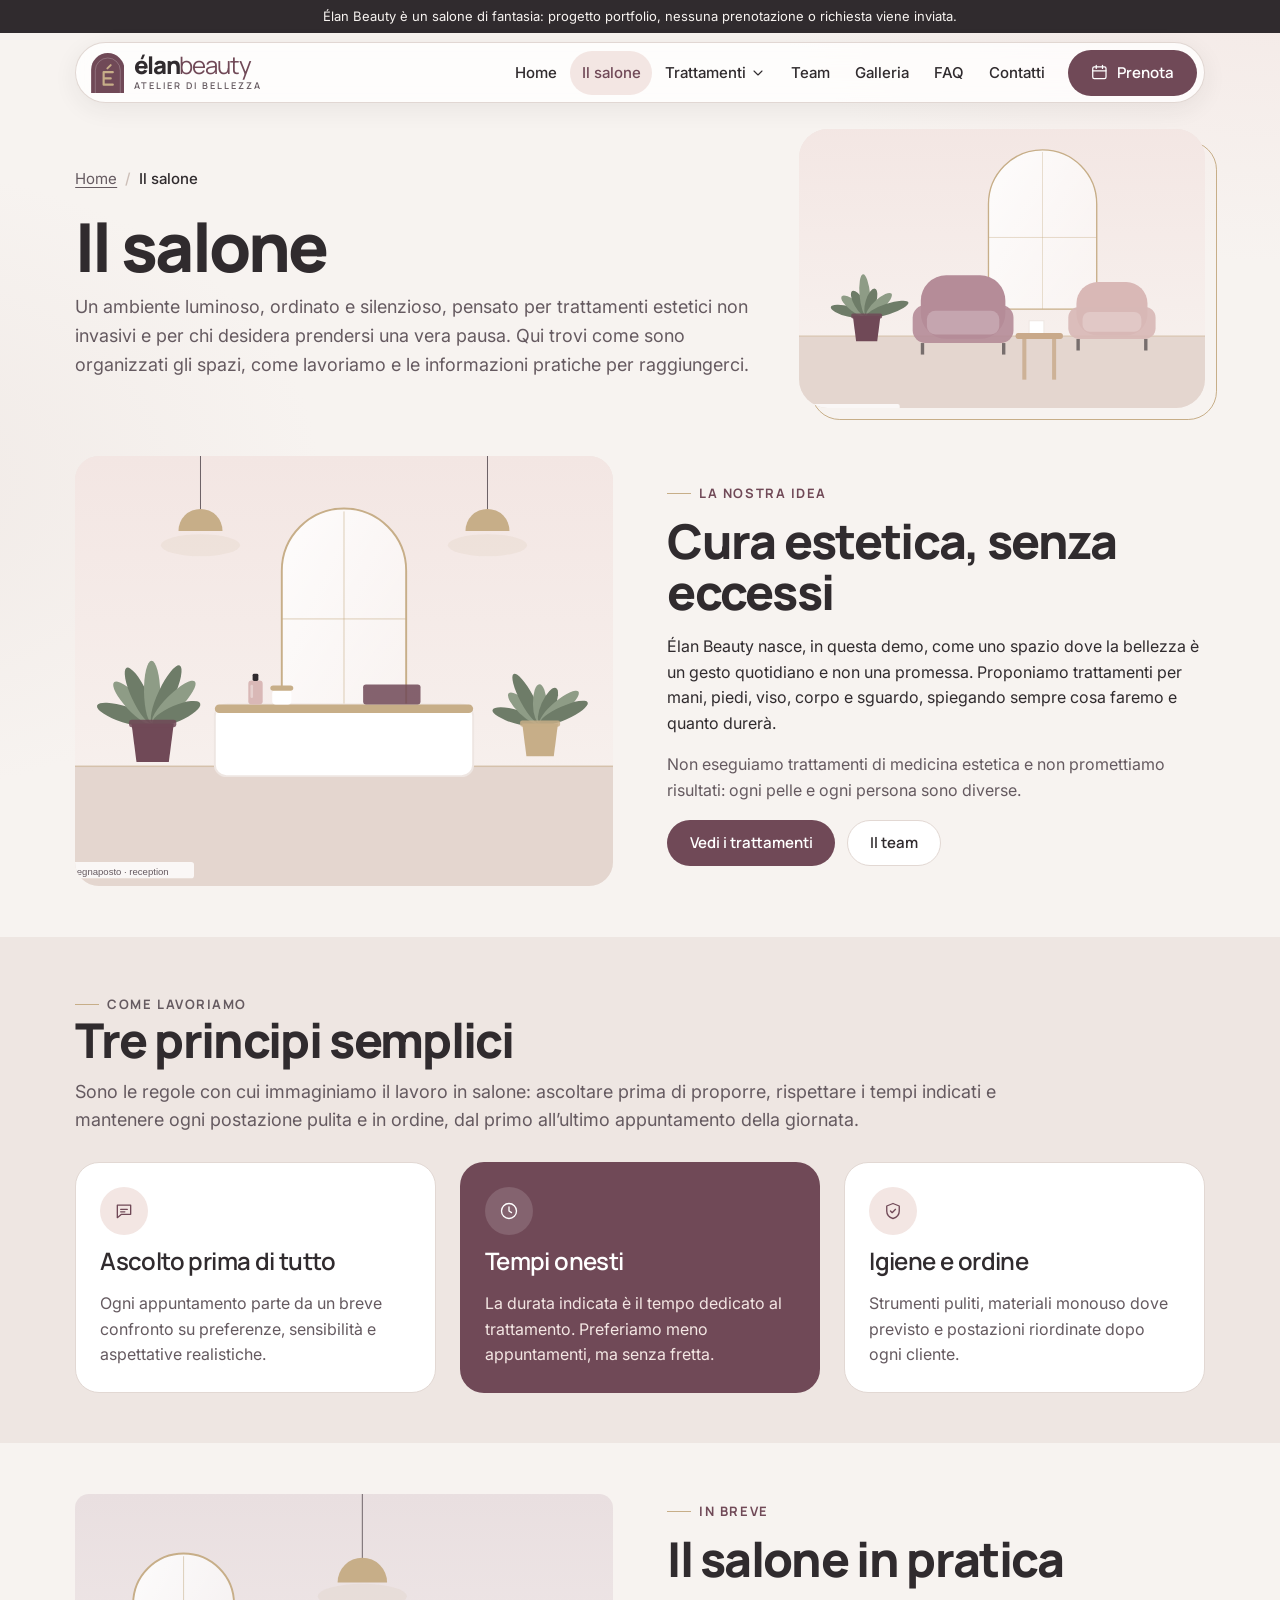
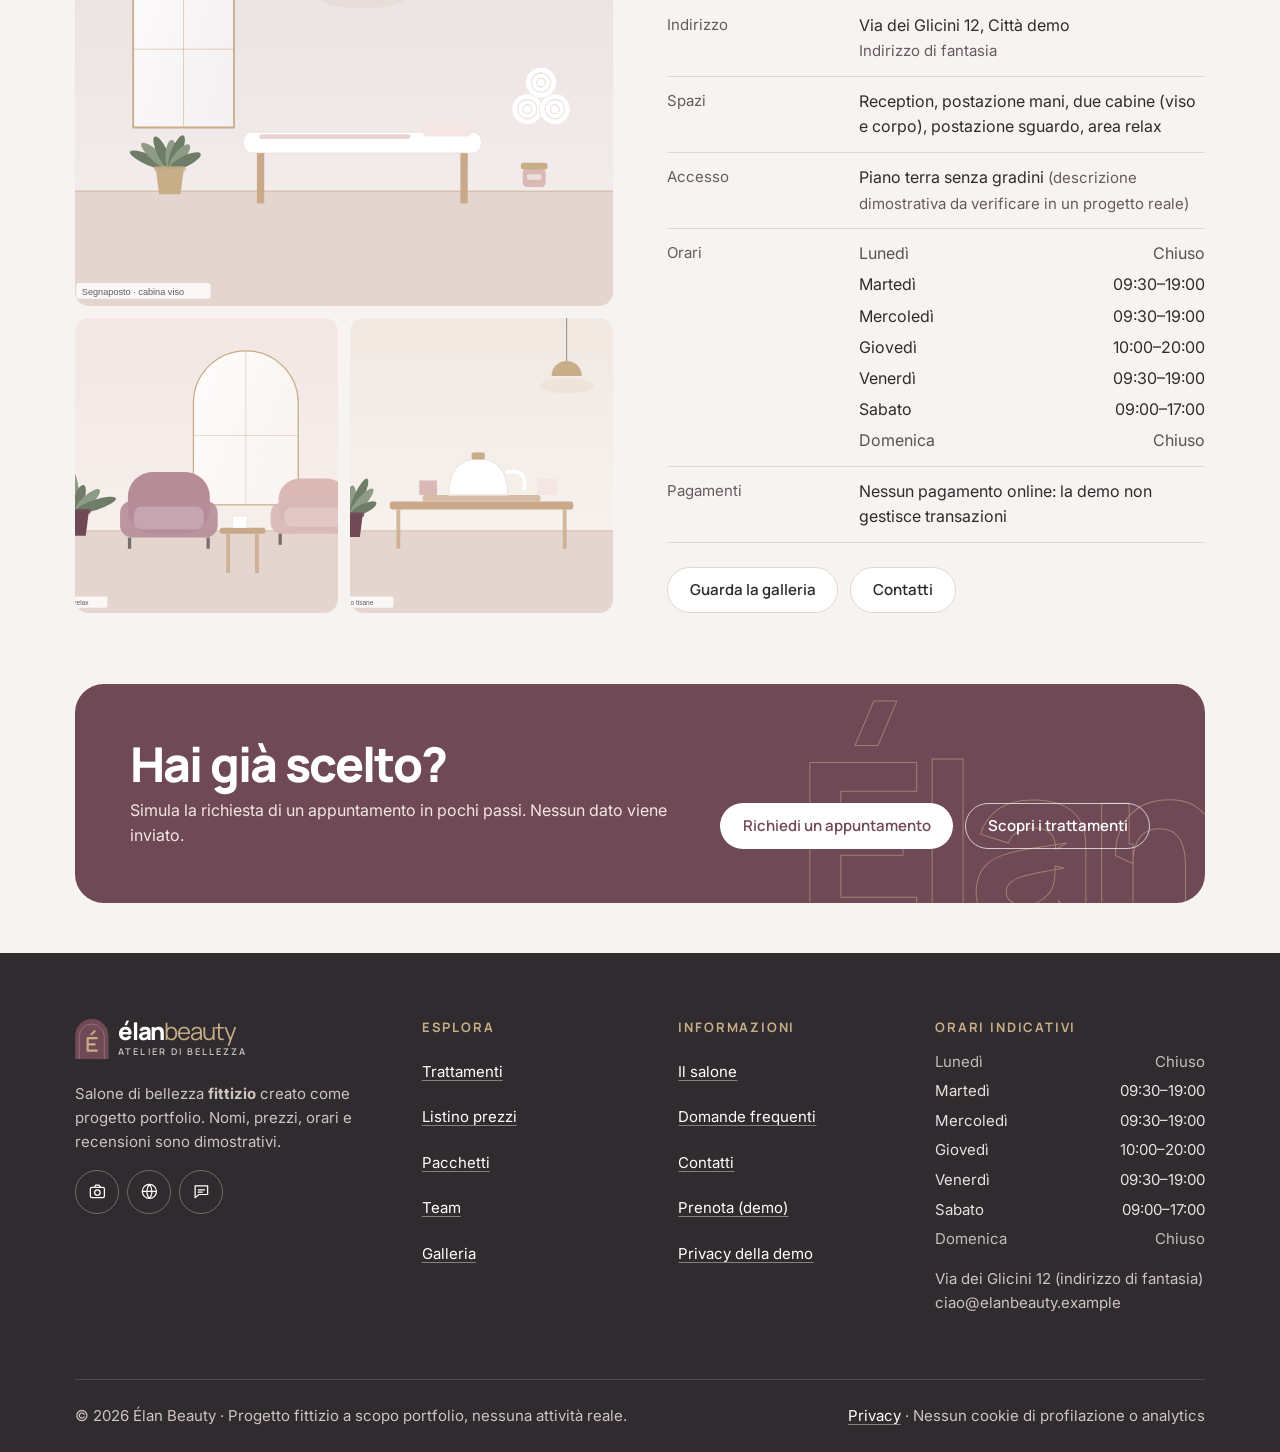
<file: salone.html>
<!DOCTYPE html>
<html lang="it">
<head>
  <meta charset="utf-8">
  <meta name="viewport" content="width=device-width, initial-scale=1, viewport-fit=cover">
  <title>Il salone · Élan Beauty</title>
  <meta name="description" content="Gli spazi e il modo di lavorare del salone fittizio Élan Beauty.">
  <meta name="robots" content="noindex, nofollow">
  <meta name="theme-color" content="#F7F3F0">
  <meta name="format-detection" content="telephone=no">
  <meta property="og:title" content="Il salone · Élan Beauty">
  <meta property="og:description" content="Gli spazi e il modo di lavorare del salone fittizio Élan Beauty.">
  <meta property="og:type" content="website">
  <link rel="icon" href="assets/images/favicon.svg" type="image/svg+xml">
  <link rel="apple-touch-icon" href="assets/images/apple-touch-icon.png">
  <link rel="manifest" href="site.webmanifest">
  <link rel="preconnect" href="https://fonts.googleapis.com">
  <link rel="preconnect" href="https://fonts.gstatic.com" crossorigin>
  <link rel="stylesheet" href="https://fonts.googleapis.com/css2?family=Inter:wght@400;500;600&amp;family=Manrope:wght@500;600;700&amp;display=swap">
  <link rel="stylesheet" href="css/base.css">
  <link rel="stylesheet" href="css/components.css">
  <link rel="stylesheet" href="css/pages.css">
  <script defer src="js/data.js"></script>
  <script defer src="js/main.js"></script>
</head>
<body>
  <a class="skip-link" href="#main">Vai al contenuto principale</a>
  <div class="demo-ribbon">Élan Beauty è un salone di fantasia: progetto portfolio, nessuna prenotazione o richiesta viene inviata.</div>
  <header class="site-header">
    <div class="container"><div class="header-inner">
      <a class="brand" href="index.html" aria-label="Élan Beauty, torna alla home"><svg class="brand-mark" viewBox="0 0 40 48" aria-hidden="true" focusable="false"><path d="M0 48V20a20 20 0 0 1 40 0v28z" fill="#704957"/><path d="M5 48V21a15 15 0 0 1 30 0v27" fill="none" stroke="#F7F3F0" stroke-opacity=".28" stroke-width="1"/><path d="M15 23v15M15 23h11M15 30.5h8.5M15 38h11" fill="none" stroke="#C7AE88" stroke-width="2.6" stroke-linecap="round"/><path d="M19.5 18.5 23.5 14.5" stroke="#C7AE88" stroke-width="2.4" stroke-linecap="round"/></svg><span class="brand-text"><span class="brand-word">élan<span>beauty</span></span><small>atelier di bellezza</small></span></a>
      <nav class="nav-desktop" aria-label="Navigazione principale">
        <ul>
          <li><a href="index.html">Home</a></li>
          <li><a href="salone.html" aria-current="page">Il salone</a></li>
          <li class="has-sub">
            <button type="button" class="sub-toggle" aria-expanded="false" aria-controls="d-sub-tratt">Trattamenti <svg class="icon" viewBox="0 0 24 24" aria-hidden="true" focusable="false"><path d="m6 9 6 6 6-6"/></svg></button>
            <ul class="submenu" id="d-sub-tratt" hidden>
              <li><a href="trattamenti.html">Tutti i trattamenti</a></li>
              <li><a href="listino.html">Listino prezzi</a></li>
              <li><a href="pacchetti.html">Pacchetti</a></li>
            </ul>
          </li>
          <li><a href="team.html">Team</a></li>
          <li><a href="galleria.html">Galleria</a></li>
          <li><a href="faq.html">FAQ</a></li>
          <li><a href="contatti.html">Contatti</a></li>
        </ul>
      </nav>
      <a class="btn btn-primary header-cta" href="prenota.html"><svg class="icon" viewBox="0 0 24 24" aria-hidden="true" focusable="false"><rect x="3.5" y="5" width="17" height="15" rx="2"/><path d="M3.5 10h17M8 3v4M16 3v4"/></svg>Prenota</a>
      <button type="button" class="menu-toggle" aria-expanded="false" aria-controls="drawer"><svg class="icon" viewBox="0 0 24 24" aria-hidden="true" focusable="false"><path d="M4 7h16M4 12h16M4 17h16"/></svg><span>Menu</span></button>
    </div></div>
  </header>
  <div class="drawer" id="drawer" hidden>
    <div class="drawer-backdrop" data-drawer-close></div>
    <div class="drawer-panel" role="dialog" aria-modal="true" aria-label="Menu di navigazione" tabindex="-1">
      <div class="drawer-head">
        <a class="brand" href="index.html"><svg class="brand-mark" viewBox="0 0 40 48" aria-hidden="true" focusable="false"><path d="M0 48V20a20 20 0 0 1 40 0v28z" fill="#704957"/><path d="M5 48V21a15 15 0 0 1 30 0v27" fill="none" stroke="#F7F3F0" stroke-opacity=".28" stroke-width="1"/><path d="M15 23v15M15 23h11M15 30.5h8.5M15 38h11" fill="none" stroke="#C7AE88" stroke-width="2.6" stroke-linecap="round"/><path d="M19.5 18.5 23.5 14.5" stroke="#C7AE88" stroke-width="2.4" stroke-linecap="round"/></svg><span class="brand-text"><span class="brand-word">élan<span>beauty</span></span><small>atelier di bellezza</small></span></a>
        <button type="button" class="icon-btn" data-drawer-close aria-label="Chiudi menu"><svg class="icon" viewBox="0 0 24 24" aria-hidden="true" focusable="false"><path d="M6 6l12 12M18 6 6 18"/></svg></button>
      </div>
      <div class="drawer-body">
        <nav class="drawer-nav" aria-label="Navigazione mobile">
          <ul>
          <li><a href="index.html">Home</a></li>
          <li><a href="salone.html" aria-current="page">Il salone</a></li>
          <li class="has-sub">
            <button type="button" class="sub-toggle" aria-expanded="false" aria-controls="m-sub-tratt">Trattamenti <svg class="icon" viewBox="0 0 24 24" aria-hidden="true" focusable="false"><path d="m6 9 6 6 6-6"/></svg></button>
            <ul class="submenu" id="m-sub-tratt" hidden>
              <li><a href="trattamenti.html">Tutti i trattamenti</a></li>
              <li><a href="listino.html">Listino prezzi</a></li>
              <li><a href="pacchetti.html">Pacchetti</a></li>
            </ul>
          </li>
          <li><a href="team.html">Team</a></li>
          <li><a href="galleria.html">Galleria</a></li>
          <li><a href="faq.html">FAQ</a></li>
          <li><a href="contatti.html">Contatti</a></li>
        </ul>
        </nav>
        <div class="drawer-foot">
          <a class="btn btn-primary btn-block" href="prenota.html"><svg class="icon" viewBox="0 0 24 24" aria-hidden="true" focusable="false"><rect x="3.5" y="5" width="17" height="15" rx="2"/><path d="M3.5 10h17M8 3v4M16 3v4"/></svg>Richiedi un appuntamento</a>
          <p class="small muted">Progetto dimostrativo: nessun dato viene inviato.</p>
        </div>
      </div>
    </div>
  </div>
  <noscript><div class="notice" style="margin:1rem">Per vedere catalogo, filtri, galleria e prenotazione simulata attiva JavaScript nel browser.</div></noscript>
  <main id="main" tabindex="-1">
    <section class="page-hero">
      <div class="container page-hero__grid">
        <div class="page-hero__text">
          <nav class="breadcrumb" aria-label="Percorso di navigazione"><ol><li><a href="index.html">Home</a></li><li aria-current="page">Il salone</li></ol></nav>
          <h1>Il salone</h1>
          <p class="lead">Un ambiente luminoso, ordinato e silenzioso, pensato per trattamenti estetici non invasivi e per chi desidera prendersi una vera pausa. Qui trovi come sono organizzati gli spazi, come lavoriamo e le informazioni pratiche per raggiungerci.</p>
          
        </div>
        <figure class="page-hero__media"><img src="assets/images/galleria-relax.svg" alt="Area relax del salone con poltrone e finestra ad arco (illustrazione segnaposto)" width="1200" height="900"></figure>
      </div>
    </section>
    <section class="section">
      <div class="container split">
        <img class="split__img" src="assets/images/galleria-reception.svg" alt="Reception con bancone chiaro, arco luminoso e piante (illustrazione segnaposto)" width="1200" height="900" loading="lazy">
        <div>
          <p class="eyebrow">La nostra idea</p>
          <h2>Cura estetica, senza eccessi</h2>
          <p>Élan Beauty nasce, in questa demo, come uno spazio dove la bellezza è un gesto quotidiano e non una promessa. Proponiamo trattamenti per mani, piedi, viso, corpo e sguardo, spiegando sempre cosa faremo e quanto durerà.</p>
          <p class="muted">Non eseguiamo trattamenti di medicina estetica e non promettiamo risultati: ogni pelle e ogni persona sono diverse.</p>
          <div class="btn-row"><a class="btn btn-primary" href="trattamenti.html">Vedi i trattamenti</a><a class="btn btn-ghost" href="team.html">Il team</a></div>
        </div>
      </div>
    </section>

    <section class="section section--tint" aria-labelledby="values-title">
      <div class="container">
        <div class="section-head"><div><p class="eyebrow">Come lavoriamo</p><h2 id="values-title">Tre principi semplici</h2></div><div class="section-head__aside"><p>Sono le regole con cui immaginiamo il lavoro in salone: ascoltare prima di proporre, rispettare i tempi indicati e mantenere ogni postazione pulita e in ordine, dal primo all’ultimo appuntamento della giornata.</p></div></div>
        <ul class="values">
          <li><span class="icon-wrap"><svg class="icon" viewBox="0 0 24 24" aria-hidden="true" focusable="false"><path d="M4 5h16v11H9l-5 4z"/><path d="M8 10h8M8 13h5"/></svg></span><h3>Ascolto prima di tutto</h3><p>Ogni appuntamento parte da un breve confronto su preferenze, sensibilità e aspettative realistiche.</p></li>
          <li><span class="icon-wrap"><svg class="icon" viewBox="0 0 24 24" aria-hidden="true" focusable="false"><circle cx="12" cy="12" r="9"/><path d="M12 7v5l3 2"/></svg></span><h3>Tempi onesti</h3><p>La durata indicata è il tempo dedicato al trattamento. Preferiamo meno appuntamenti, ma senza fretta.</p></li>
          <li><span class="icon-wrap"><svg class="icon" viewBox="0 0 24 24" aria-hidden="true" focusable="false"><path d="M12 3 4.5 6v6c0 4.5 3.2 7.8 7.5 9 4.3-1.2 7.5-4.5 7.5-9V6z"/><path d="m9 12 2 2 4-4"/></svg></span><h3>Igiene e ordine</h3><p>Strumenti puliti, materiali monouso dove previsto e postazioni riordinate dopo ogni cliente.</p></li>
        </ul>
      </div>
    </section>

    <section class="section" aria-labelledby="facts-title">
      <div class="container split split--stretch">
        <div class="mosaic">
          <img src="assets/images/galleria-cabina-viso.svg" alt="Cabina viso con lettino e asciugamani arrotolati (illustrazione segnaposto)" width="1200" height="900" loading="lazy">
          <img src="assets/images/galleria-relax.svg" alt="Area relax con poltrone e finestra ad arco (illustrazione segnaposto)" width="1200" height="900" loading="lazy">
          <img src="assets/images/galleria-tisane.svg" alt="Angolo tisane con teiera e tazze (illustrazione segnaposto)" width="1200" height="900" loading="lazy">
        </div>
        <div>
          <p class="eyebrow">In breve</p>
          <h2 id="facts-title">Il salone in pratica</h2>
          <dl class="facts-dl">
            <div><dt>Indirizzo</dt><dd>Via dei Glicini 12, Città demo<br><span class="small muted">Indirizzo di fantasia</span></dd></div>
            <div><dt>Spazi</dt><dd>Reception, postazione mani, due cabine (viso e corpo), postazione sguardo, area relax</dd></div>
            <div><dt>Accesso</dt><dd>Piano terra senza gradini <span class="small muted">(descrizione dimostrativa da verificare in un progetto reale)</span></dd></div>
            <div><dt>Orari</dt><dd><ul class="hours-list" data-hours></ul></dd></div>
            <div><dt>Pagamenti</dt><dd>Nessun pagamento online: la demo non gestisce transazioni</dd></div>
          </dl>
          <div class="btn-row" style="margin-top:1.5rem"><a class="btn btn-ghost" href="galleria.html">Guarda la galleria</a><a class="btn btn-ghost" href="contatti.html">Contatti</a></div>
        </div>
      </div>
    </section>

    <section class="section section--cta">
      <div class="container">
        <div class="cta-band">
          <div><h2>Hai già scelto?</h2><p>Simula la richiesta di un appuntamento in pochi passi. Nessun dato viene inviato.</p></div>
          <div class="btn-row"><a class="btn btn-primary" href="prenota.html">Richiedi un appuntamento</a><a class="btn btn-outline" href="trattamenti.html">Scopri i trattamenti</a></div>
        </div>
      </div>
    </section>
  </main>
  <footer class="site-footer">
    <div class="container">
      <div class="footer-grid">
        <div>
          <a class="brand" href="index.html"><svg class="brand-mark" viewBox="0 0 40 48" aria-hidden="true" focusable="false"><path d="M0 48V20a20 20 0 0 1 40 0v28z" fill="#704957"/><path d="M5 48V21a15 15 0 0 1 30 0v27" fill="none" stroke="#F7F3F0" stroke-opacity=".28" stroke-width="1"/><path d="M15 23v15M15 23h11M15 30.5h8.5M15 38h11" fill="none" stroke="#C7AE88" stroke-width="2.6" stroke-linecap="round"/><path d="M19.5 18.5 23.5 14.5" stroke="#C7AE88" stroke-width="2.4" stroke-linecap="round"/></svg><span class="brand-text"><span class="brand-word">élan<span>beauty</span></span><small>atelier di bellezza</small></span></a>
          <p class="footer-note" style="margin-top:1rem">Salone di bellezza <strong>fittizio</strong> creato come progetto portfolio. Nomi, prezzi, orari e recensioni sono dimostrativi.</p>
          <div class="footer-social">
            <button type="button" class="icon-btn" data-demo="instagram" aria-label="Instagram (demo)"><svg class="icon" viewBox="0 0 24 24" aria-hidden="true" focusable="false"><rect x="3" y="7" width="18" height="13" rx="2"/><path d="M8 7l2-3h4l2 3"/><circle cx="12" cy="13.5" r="3.5"/></svg></button>
            <button type="button" class="icon-btn" data-demo="facebook" aria-label="Facebook (demo)"><svg class="icon" viewBox="0 0 24 24" aria-hidden="true" focusable="false"><circle cx="12" cy="12" r="9"/><path d="M3 12h18M12 3a14 14 0 0 1 0 18M12 3a14 14 0 0 0 0 18"/></svg></button>
            <button type="button" class="icon-btn" data-demo="whatsapp" aria-label="WhatsApp (demo)"><svg class="icon" viewBox="0 0 24 24" aria-hidden="true" focusable="false"><path d="M4 5h16v11H9l-5 4z"/><path d="M8 10h8M8 13h5"/></svg></button>
          </div>
        </div>
        <nav aria-label="Link del footer">
          <p class="footer-title">Esplora</p>
          <ul class="footer-links">
            <li><a href="trattamenti.html">Trattamenti</a></li>
            <li><a href="listino.html">Listino prezzi</a></li>
            <li><a href="pacchetti.html">Pacchetti</a></li>
            <li><a href="team.html">Team</a></li>
            <li><a href="galleria.html">Galleria</a></li>
          </ul>
        </nav>
        <div>
          <p class="footer-title">Informazioni</p>
          <ul class="footer-links">
            <li><a href="salone.html">Il salone</a></li>
            <li><a href="faq.html">Domande frequenti</a></li>
            <li><a href="contatti.html">Contatti</a></li>
            <li><a href="prenota.html">Prenota (demo)</a></li>
            <li><a href="privacy.html">Privacy della demo</a></li>
          </ul>
        </div>
        <div>
          <p class="footer-title">Orari indicativi</p>
          <ul class="hours-list" data-hours><li><span>Martedì–Sabato</span><span>su appuntamento</span></li></ul>
          <p class="footer-note" style="margin-top:1rem">Via dei Glicini 12 (indirizzo di fantasia)<br>ciao@elanbeauty.example</p>
        </div>
      </div>
      <div class="footer-bottom">
        <p>© <span data-year>2026</span> Élan Beauty · Progetto fittizio a scopo portfolio, nessuna attività reale.</p>
        <p><a href="privacy.html">Privacy</a> · Nessun cookie di profilazione o analytics</p>
      </div>
    </div>
  </footer>
</body>
</html>
</file>
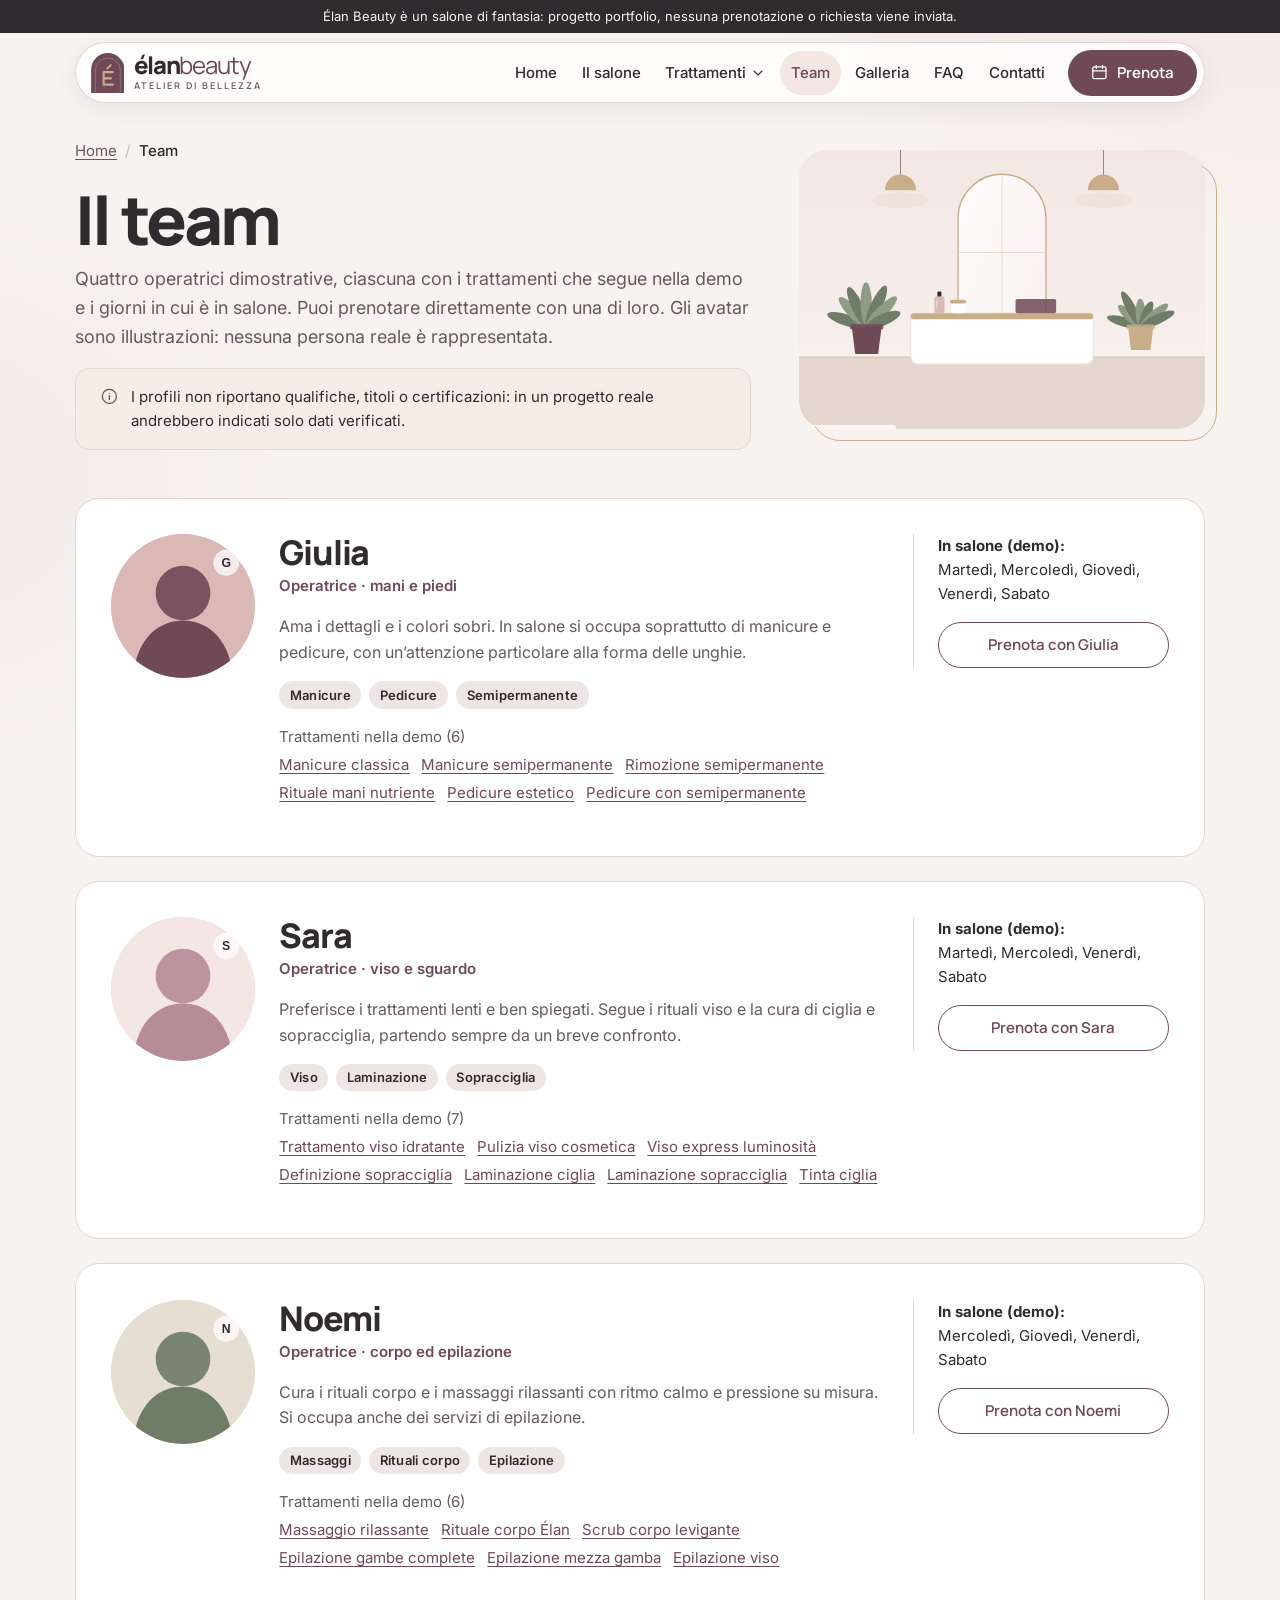
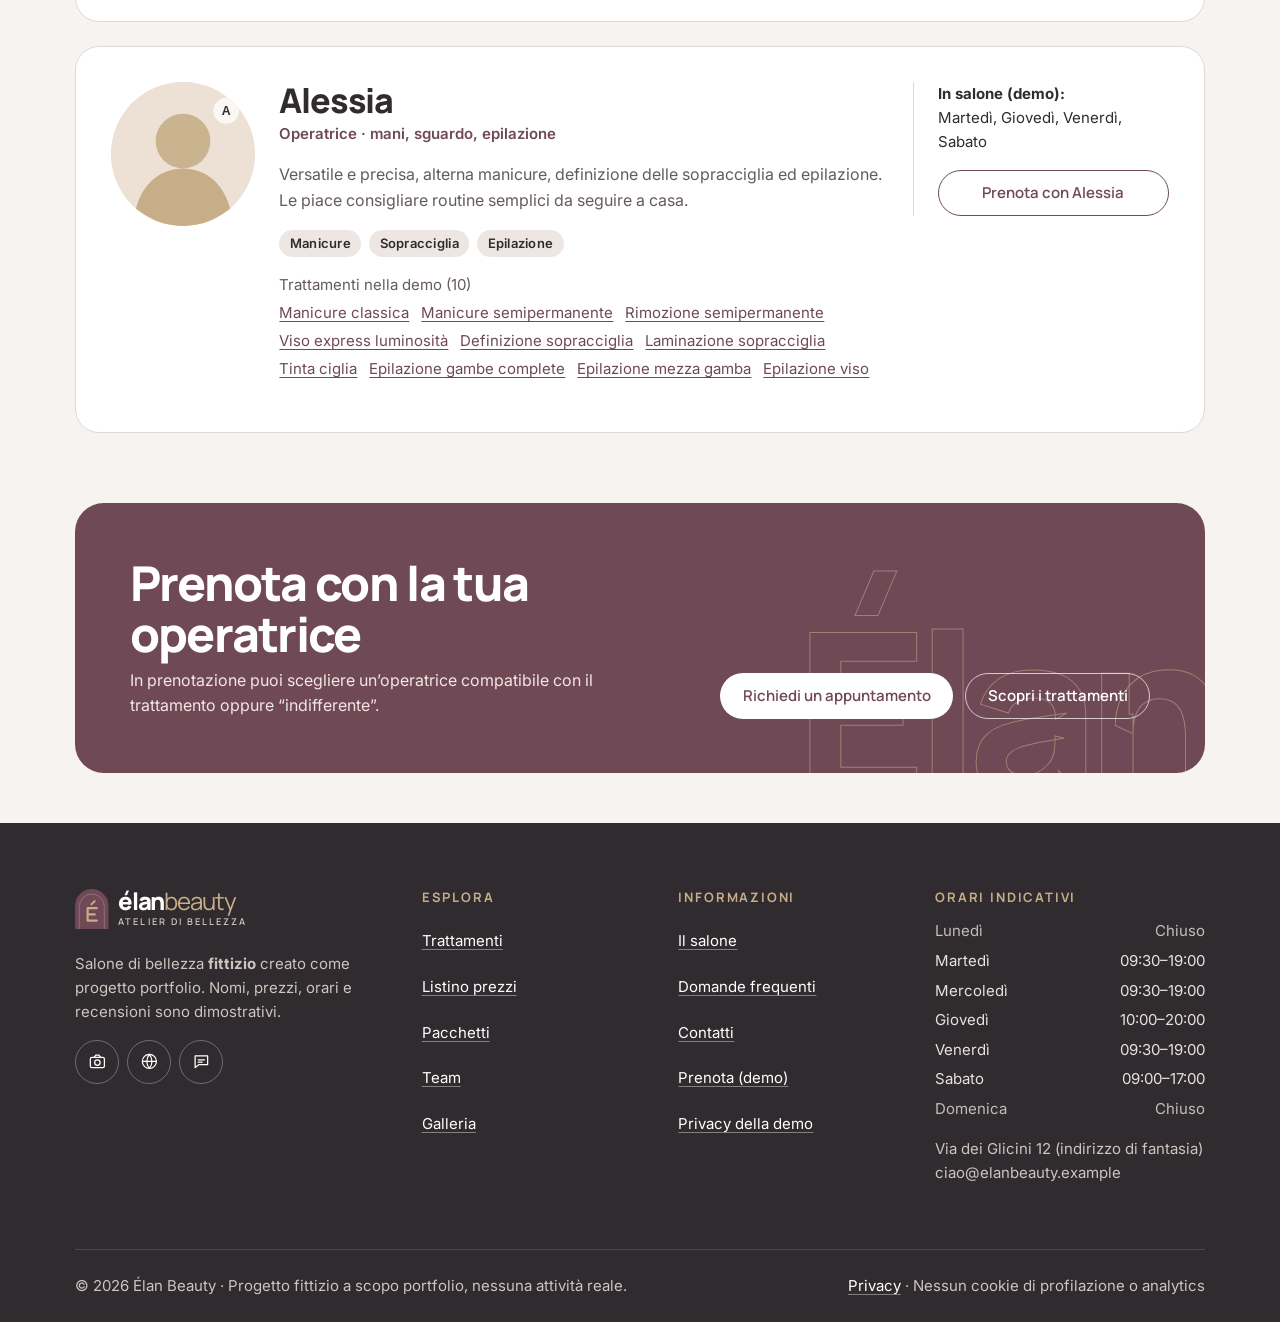
<file: team.html>
<!DOCTYPE html>
<html lang="it">
<head>
  <meta charset="utf-8">
  <meta name="viewport" content="width=device-width, initial-scale=1, viewport-fit=cover">
  <title>Team · Élan Beauty</title>
  <meta name="description" content="I profili dimostrativi delle operatrici del salone fittizio Élan Beauty.">
  <meta name="robots" content="noindex, nofollow">
  <meta name="theme-color" content="#F7F3F0">
  <meta name="format-detection" content="telephone=no">
  <meta property="og:title" content="Team · Élan Beauty">
  <meta property="og:description" content="I profili dimostrativi delle operatrici del salone fittizio Élan Beauty.">
  <meta property="og:type" content="website">
  <link rel="icon" href="assets/images/favicon.svg" type="image/svg+xml">
  <link rel="apple-touch-icon" href="assets/images/apple-touch-icon.png">
  <link rel="manifest" href="site.webmanifest">
  <link rel="preconnect" href="https://fonts.googleapis.com">
  <link rel="preconnect" href="https://fonts.gstatic.com" crossorigin>
  <link rel="stylesheet" href="https://fonts.googleapis.com/css2?family=Inter:wght@400;500;600&amp;family=Manrope:wght@500;600;700&amp;display=swap">
  <link rel="stylesheet" href="css/base.css">
  <link rel="stylesheet" href="css/components.css">
  <link rel="stylesheet" href="css/pages.css">
  <script defer src="js/data.js"></script>
  <script defer src="js/main.js"></script>
  <script defer src="js/team.js"></script>
</head>
<body>
  <a class="skip-link" href="#main">Vai al contenuto principale</a>
  <div class="demo-ribbon">Élan Beauty è un salone di fantasia: progetto portfolio, nessuna prenotazione o richiesta viene inviata.</div>
  <header class="site-header">
    <div class="container"><div class="header-inner">
      <a class="brand" href="index.html" aria-label="Élan Beauty, torna alla home"><svg class="brand-mark" viewBox="0 0 40 48" aria-hidden="true" focusable="false"><path d="M0 48V20a20 20 0 0 1 40 0v28z" fill="#704957"/><path d="M5 48V21a15 15 0 0 1 30 0v27" fill="none" stroke="#F7F3F0" stroke-opacity=".28" stroke-width="1"/><path d="M15 23v15M15 23h11M15 30.5h8.5M15 38h11" fill="none" stroke="#C7AE88" stroke-width="2.6" stroke-linecap="round"/><path d="M19.5 18.5 23.5 14.5" stroke="#C7AE88" stroke-width="2.4" stroke-linecap="round"/></svg><span class="brand-text"><span class="brand-word">élan<span>beauty</span></span><small>atelier di bellezza</small></span></a>
      <nav class="nav-desktop" aria-label="Navigazione principale">
        <ul>
          <li><a href="index.html">Home</a></li>
          <li><a href="salone.html">Il salone</a></li>
          <li class="has-sub">
            <button type="button" class="sub-toggle" aria-expanded="false" aria-controls="d-sub-tratt">Trattamenti <svg class="icon" viewBox="0 0 24 24" aria-hidden="true" focusable="false"><path d="m6 9 6 6 6-6"/></svg></button>
            <ul class="submenu" id="d-sub-tratt" hidden>
              <li><a href="trattamenti.html">Tutti i trattamenti</a></li>
              <li><a href="listino.html">Listino prezzi</a></li>
              <li><a href="pacchetti.html">Pacchetti</a></li>
            </ul>
          </li>
          <li><a href="team.html" aria-current="page">Team</a></li>
          <li><a href="galleria.html">Galleria</a></li>
          <li><a href="faq.html">FAQ</a></li>
          <li><a href="contatti.html">Contatti</a></li>
        </ul>
      </nav>
      <a class="btn btn-primary header-cta" href="prenota.html"><svg class="icon" viewBox="0 0 24 24" aria-hidden="true" focusable="false"><rect x="3.5" y="5" width="17" height="15" rx="2"/><path d="M3.5 10h17M8 3v4M16 3v4"/></svg>Prenota</a>
      <button type="button" class="menu-toggle" aria-expanded="false" aria-controls="drawer"><svg class="icon" viewBox="0 0 24 24" aria-hidden="true" focusable="false"><path d="M4 7h16M4 12h16M4 17h16"/></svg><span>Menu</span></button>
    </div></div>
  </header>
  <div class="drawer" id="drawer" hidden>
    <div class="drawer-backdrop" data-drawer-close></div>
    <div class="drawer-panel" role="dialog" aria-modal="true" aria-label="Menu di navigazione" tabindex="-1">
      <div class="drawer-head">
        <a class="brand" href="index.html"><svg class="brand-mark" viewBox="0 0 40 48" aria-hidden="true" focusable="false"><path d="M0 48V20a20 20 0 0 1 40 0v28z" fill="#704957"/><path d="M5 48V21a15 15 0 0 1 30 0v27" fill="none" stroke="#F7F3F0" stroke-opacity=".28" stroke-width="1"/><path d="M15 23v15M15 23h11M15 30.5h8.5M15 38h11" fill="none" stroke="#C7AE88" stroke-width="2.6" stroke-linecap="round"/><path d="M19.5 18.5 23.5 14.5" stroke="#C7AE88" stroke-width="2.4" stroke-linecap="round"/></svg><span class="brand-text"><span class="brand-word">élan<span>beauty</span></span><small>atelier di bellezza</small></span></a>
        <button type="button" class="icon-btn" data-drawer-close aria-label="Chiudi menu"><svg class="icon" viewBox="0 0 24 24" aria-hidden="true" focusable="false"><path d="M6 6l12 12M18 6 6 18"/></svg></button>
      </div>
      <div class="drawer-body">
        <nav class="drawer-nav" aria-label="Navigazione mobile">
          <ul>
          <li><a href="index.html">Home</a></li>
          <li><a href="salone.html">Il salone</a></li>
          <li class="has-sub">
            <button type="button" class="sub-toggle" aria-expanded="false" aria-controls="m-sub-tratt">Trattamenti <svg class="icon" viewBox="0 0 24 24" aria-hidden="true" focusable="false"><path d="m6 9 6 6 6-6"/></svg></button>
            <ul class="submenu" id="m-sub-tratt" hidden>
              <li><a href="trattamenti.html">Tutti i trattamenti</a></li>
              <li><a href="listino.html">Listino prezzi</a></li>
              <li><a href="pacchetti.html">Pacchetti</a></li>
            </ul>
          </li>
          <li><a href="team.html" aria-current="page">Team</a></li>
          <li><a href="galleria.html">Galleria</a></li>
          <li><a href="faq.html">FAQ</a></li>
          <li><a href="contatti.html">Contatti</a></li>
        </ul>
        </nav>
        <div class="drawer-foot">
          <a class="btn btn-primary btn-block" href="prenota.html"><svg class="icon" viewBox="0 0 24 24" aria-hidden="true" focusable="false"><rect x="3.5" y="5" width="17" height="15" rx="2"/><path d="M3.5 10h17M8 3v4M16 3v4"/></svg>Richiedi un appuntamento</a>
          <p class="small muted">Progetto dimostrativo: nessun dato viene inviato.</p>
        </div>
      </div>
    </div>
  </div>
  <noscript><div class="notice" style="margin:1rem">Per vedere catalogo, filtri, galleria e prenotazione simulata attiva JavaScript nel browser.</div></noscript>
  <main id="main" tabindex="-1">
    <section class="page-hero">
      <div class="container page-hero__grid">
        <div class="page-hero__text">
          <nav class="breadcrumb" aria-label="Percorso di navigazione"><ol><li><a href="index.html">Home</a></li><li aria-current="page">Team</li></ol></nav>
          <h1>Il team</h1>
          <p class="lead">Quattro operatrici dimostrative, ciascuna con i trattamenti che segue nella demo e i giorni in cui è in salone. Puoi prenotare direttamente con una di loro. Gli avatar sono illustrazioni: nessuna persona reale è rappresentata.</p>
          <div class="notice"><svg class="icon" viewBox="0 0 24 24" aria-hidden="true" focusable="false"><circle cx="12" cy="12" r="9"/><path d="M12 11v5M12 8h.01"/></svg><p>I profili non riportano qualifiche, titoli o certificazioni: in un progetto reale andrebbero indicati solo dati verificati.</p></div>
        </div>
        <figure class="page-hero__media"><img src="assets/images/galleria-reception.svg" alt="Reception del salone con bancone chiaro e piante (illustrazione segnaposto)" width="1200" height="900"></figure>
      </div>
    </section>
    <section class="section section--tight">
      <div class="container" data-team></div>
    </section>
    <section class="section section--cta">
      <div class="container">
        <div class="cta-band">
          <div><h2>Prenota con la tua operatrice</h2><p>In prenotazione puoi scegliere un’operatrice compatibile con il trattamento oppure “indifferente”.</p></div>
          <div class="btn-row"><a class="btn btn-primary" href="prenota.html">Richiedi un appuntamento</a><a class="btn btn-outline" href="trattamenti.html">Scopri i trattamenti</a></div>
        </div>
      </div>
    </section>
  </main>
  <footer class="site-footer">
    <div class="container">
      <div class="footer-grid">
        <div>
          <a class="brand" href="index.html"><svg class="brand-mark" viewBox="0 0 40 48" aria-hidden="true" focusable="false"><path d="M0 48V20a20 20 0 0 1 40 0v28z" fill="#704957"/><path d="M5 48V21a15 15 0 0 1 30 0v27" fill="none" stroke="#F7F3F0" stroke-opacity=".28" stroke-width="1"/><path d="M15 23v15M15 23h11M15 30.5h8.5M15 38h11" fill="none" stroke="#C7AE88" stroke-width="2.6" stroke-linecap="round"/><path d="M19.5 18.5 23.5 14.5" stroke="#C7AE88" stroke-width="2.4" stroke-linecap="round"/></svg><span class="brand-text"><span class="brand-word">élan<span>beauty</span></span><small>atelier di bellezza</small></span></a>
          <p class="footer-note" style="margin-top:1rem">Salone di bellezza <strong>fittizio</strong> creato come progetto portfolio. Nomi, prezzi, orari e recensioni sono dimostrativi.</p>
          <div class="footer-social">
            <button type="button" class="icon-btn" data-demo="instagram" aria-label="Instagram (demo)"><svg class="icon" viewBox="0 0 24 24" aria-hidden="true" focusable="false"><rect x="3" y="7" width="18" height="13" rx="2"/><path d="M8 7l2-3h4l2 3"/><circle cx="12" cy="13.5" r="3.5"/></svg></button>
            <button type="button" class="icon-btn" data-demo="facebook" aria-label="Facebook (demo)"><svg class="icon" viewBox="0 0 24 24" aria-hidden="true" focusable="false"><circle cx="12" cy="12" r="9"/><path d="M3 12h18M12 3a14 14 0 0 1 0 18M12 3a14 14 0 0 0 0 18"/></svg></button>
            <button type="button" class="icon-btn" data-demo="whatsapp" aria-label="WhatsApp (demo)"><svg class="icon" viewBox="0 0 24 24" aria-hidden="true" focusable="false"><path d="M4 5h16v11H9l-5 4z"/><path d="M8 10h8M8 13h5"/></svg></button>
          </div>
        </div>
        <nav aria-label="Link del footer">
          <p class="footer-title">Esplora</p>
          <ul class="footer-links">
            <li><a href="trattamenti.html">Trattamenti</a></li>
            <li><a href="listino.html">Listino prezzi</a></li>
            <li><a href="pacchetti.html">Pacchetti</a></li>
            <li><a href="team.html">Team</a></li>
            <li><a href="galleria.html">Galleria</a></li>
          </ul>
        </nav>
        <div>
          <p class="footer-title">Informazioni</p>
          <ul class="footer-links">
            <li><a href="salone.html">Il salone</a></li>
            <li><a href="faq.html">Domande frequenti</a></li>
            <li><a href="contatti.html">Contatti</a></li>
            <li><a href="prenota.html">Prenota (demo)</a></li>
            <li><a href="privacy.html">Privacy della demo</a></li>
          </ul>
        </div>
        <div>
          <p class="footer-title">Orari indicativi</p>
          <ul class="hours-list" data-hours><li><span>Martedì–Sabato</span><span>su appuntamento</span></li></ul>
          <p class="footer-note" style="margin-top:1rem">Via dei Glicini 12 (indirizzo di fantasia)<br>ciao@elanbeauty.example</p>
        </div>
      </div>
      <div class="footer-bottom">
        <p>© <span data-year>2026</span> Élan Beauty · Progetto fittizio a scopo portfolio, nessuna attività reale.</p>
        <p><a href="privacy.html">Privacy</a> · Nessun cookie di profilazione o analytics</p>
      </div>
    </div>
  </footer>
</body>
</html>
</file>
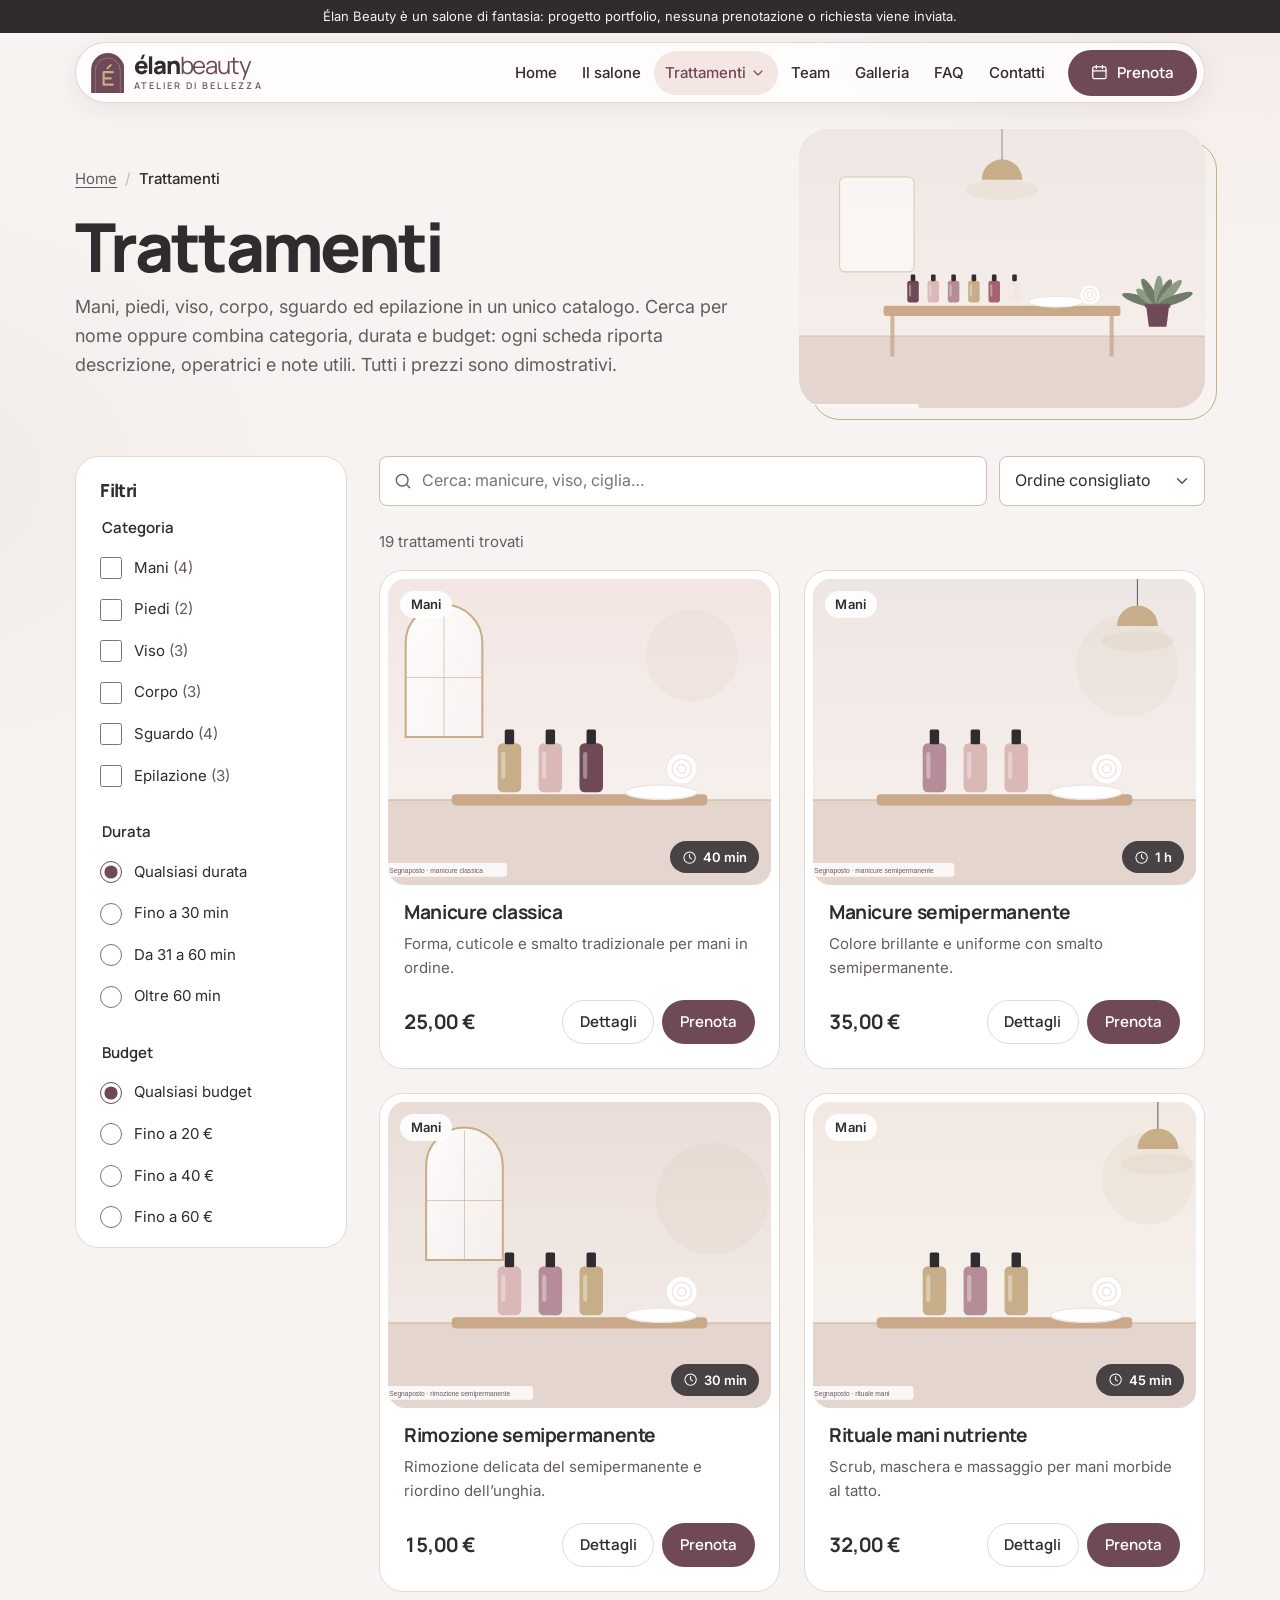
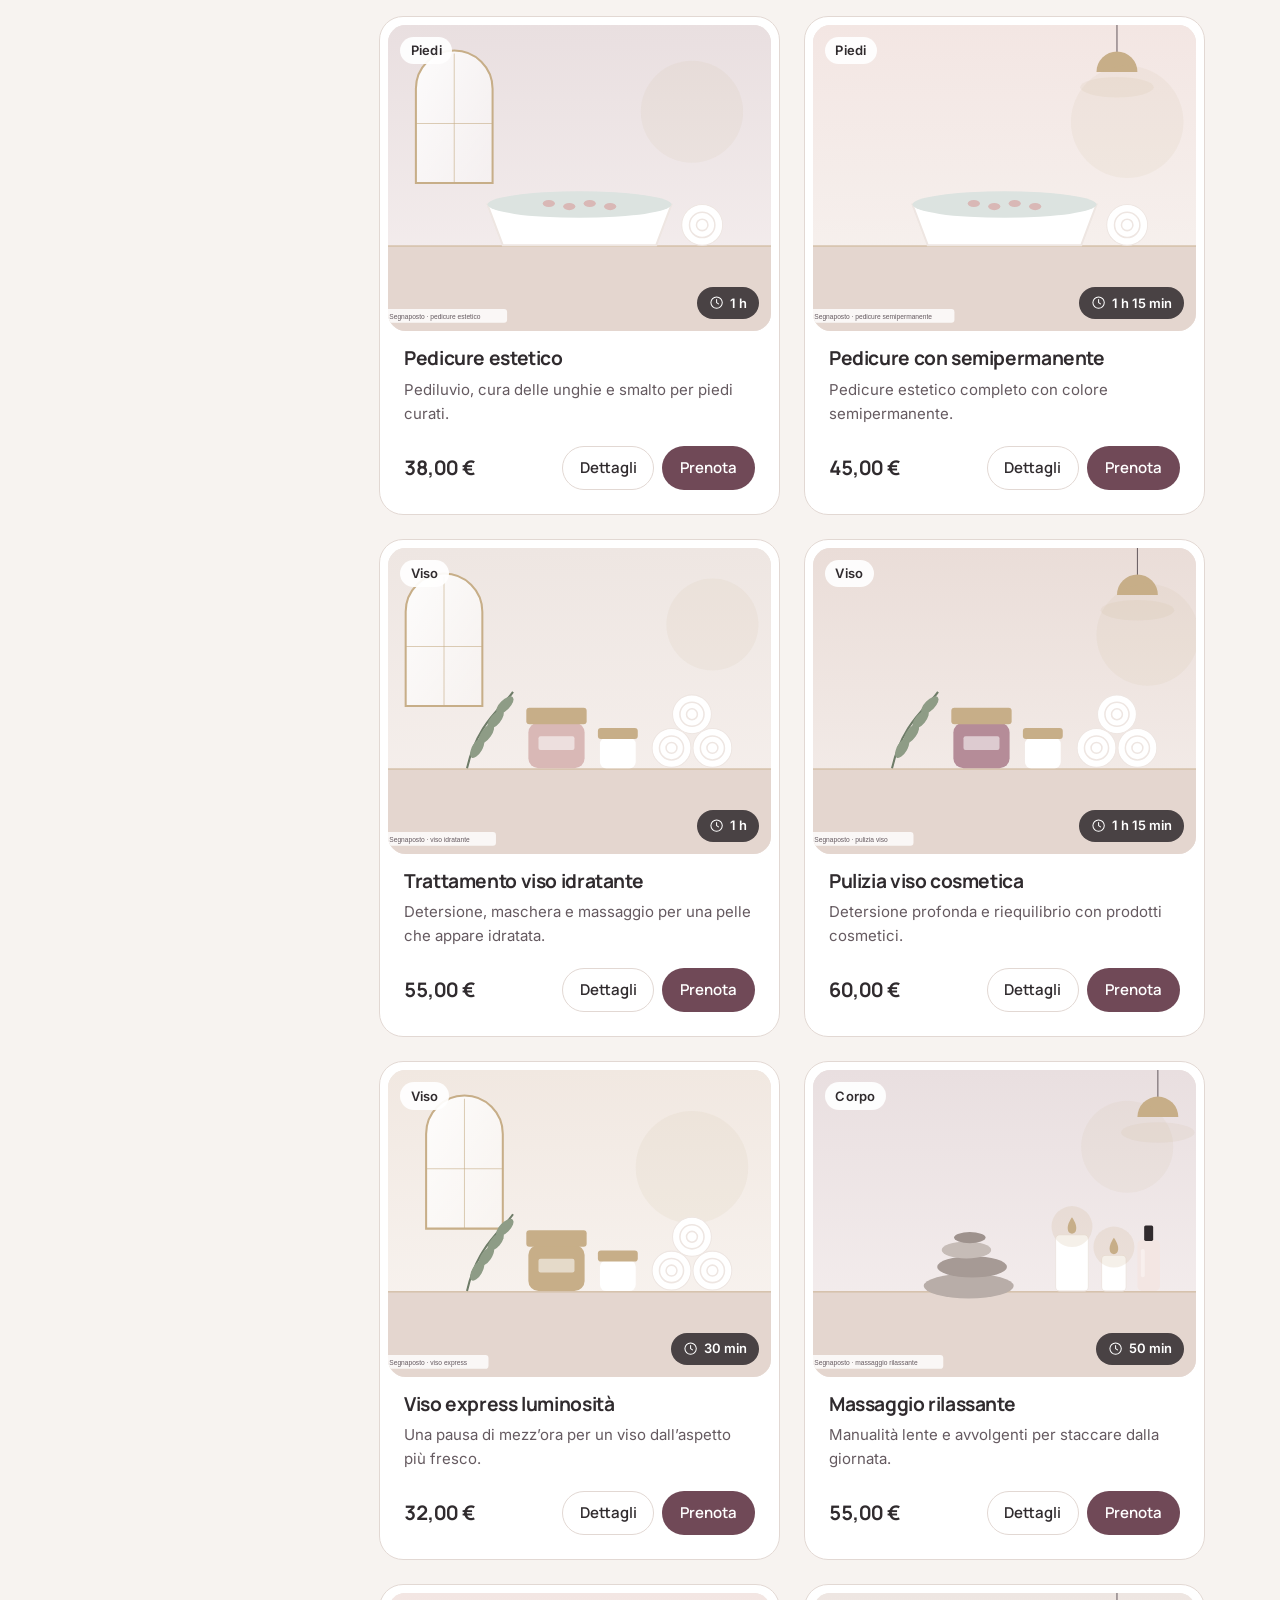
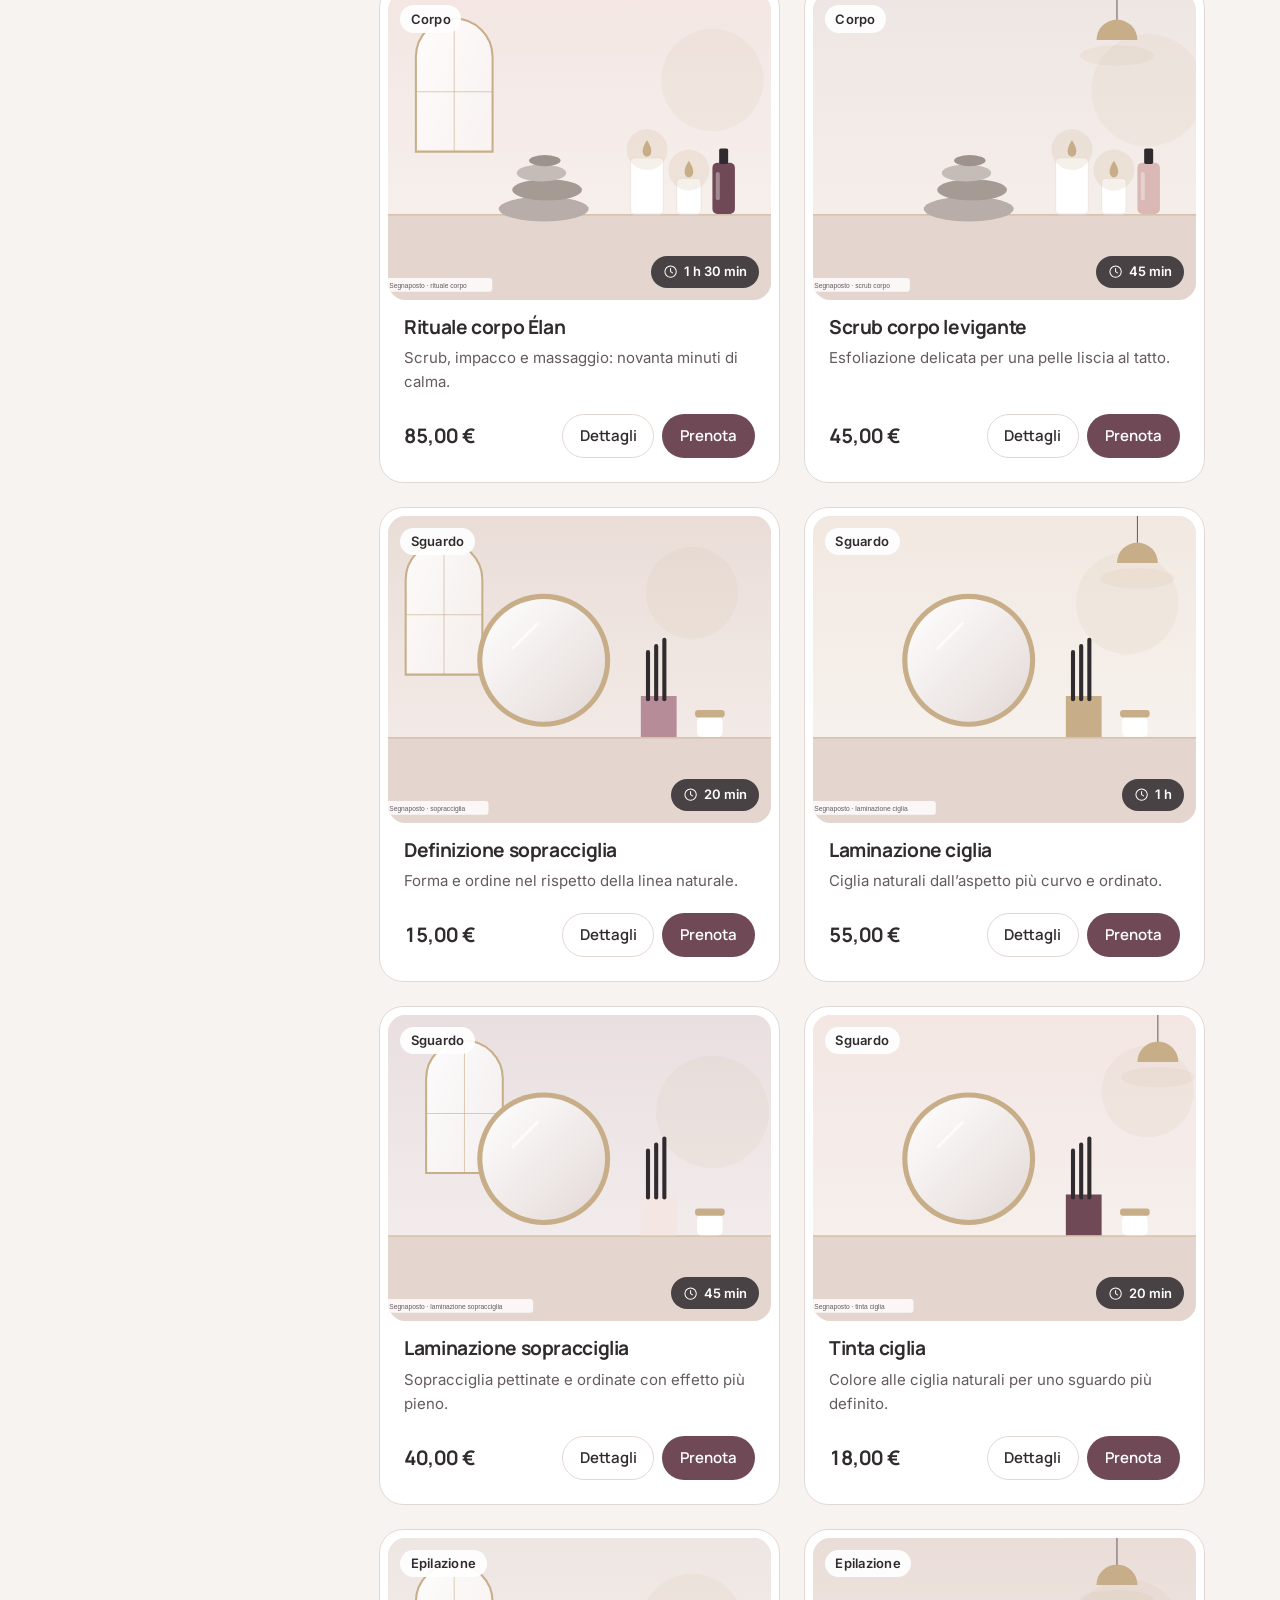
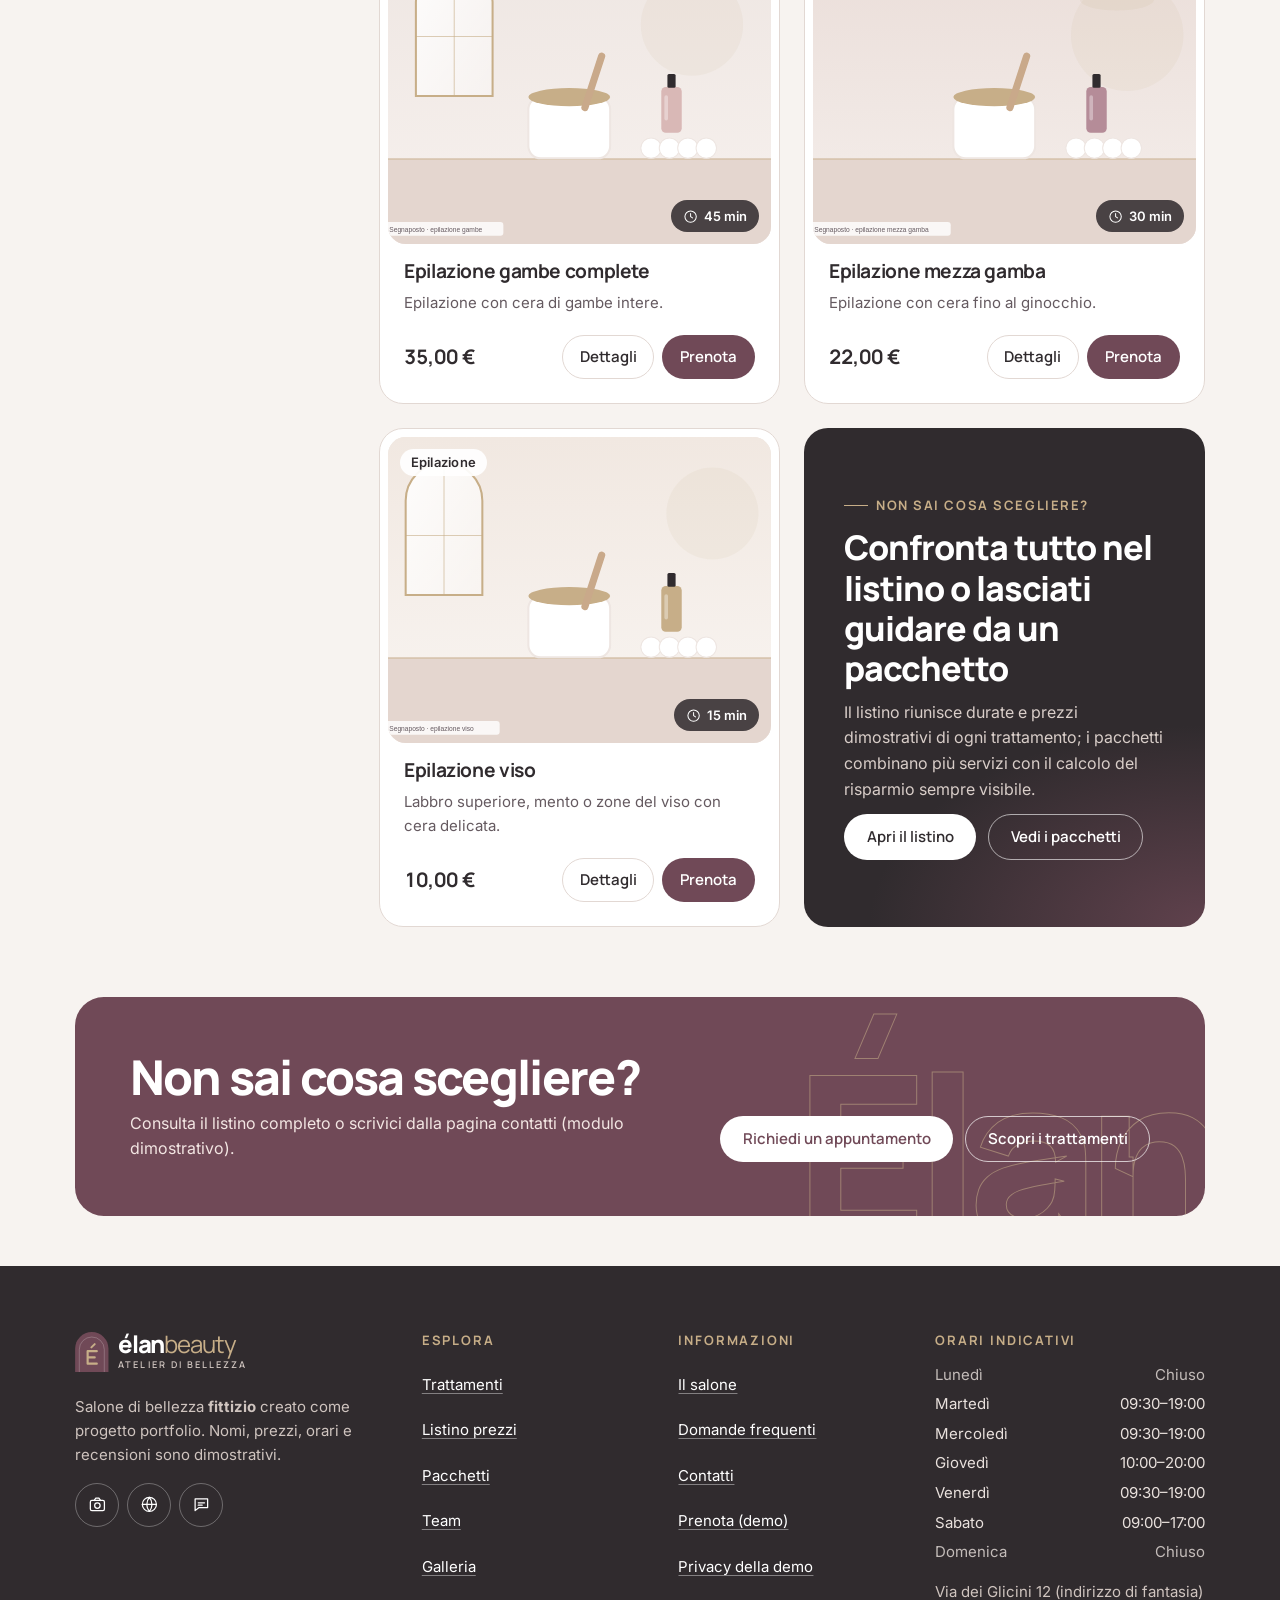
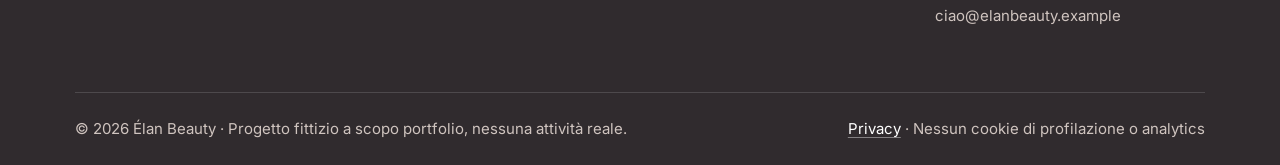
<file: trattamenti.html>
<!DOCTYPE html>
<html lang="it">
<head>
  <meta charset="utf-8">
  <meta name="viewport" content="width=device-width, initial-scale=1, viewport-fit=cover">
  <title>Trattamenti · Élan Beauty</title>
  <meta name="description" content="Catalogo dei trattamenti dimostrativi con ricerca e filtri per categoria, durata e budget.">
  <meta name="robots" content="noindex, nofollow">
  <meta name="theme-color" content="#F7F3F0">
  <meta name="format-detection" content="telephone=no">
  <meta property="og:title" content="Trattamenti · Élan Beauty">
  <meta property="og:description" content="Catalogo dei trattamenti dimostrativi con ricerca e filtri per categoria, durata e budget.">
  <meta property="og:type" content="website">
  <link rel="icon" href="assets/images/favicon.svg" type="image/svg+xml">
  <link rel="apple-touch-icon" href="assets/images/apple-touch-icon.png">
  <link rel="manifest" href="site.webmanifest">
  <link rel="preconnect" href="https://fonts.googleapis.com">
  <link rel="preconnect" href="https://fonts.gstatic.com" crossorigin>
  <link rel="stylesheet" href="https://fonts.googleapis.com/css2?family=Inter:wght@400;500;600&amp;family=Manrope:wght@500;600;700&amp;display=swap">
  <link rel="stylesheet" href="css/base.css">
  <link rel="stylesheet" href="css/components.css">
  <link rel="stylesheet" href="css/pages.css">
  <script defer src="js/data.js"></script>
  <script defer src="js/main.js"></script>
  <script defer src="js/trattamenti.js"></script>
</head>
<body>
  <a class="skip-link" href="#main">Vai al contenuto principale</a>
  <div class="demo-ribbon">Élan Beauty è un salone di fantasia: progetto portfolio, nessuna prenotazione o richiesta viene inviata.</div>
  <header class="site-header">
    <div class="container"><div class="header-inner">
      <a class="brand" href="index.html" aria-label="Élan Beauty, torna alla home"><svg class="brand-mark" viewBox="0 0 40 48" aria-hidden="true" focusable="false"><path d="M0 48V20a20 20 0 0 1 40 0v28z" fill="#704957"/><path d="M5 48V21a15 15 0 0 1 30 0v27" fill="none" stroke="#F7F3F0" stroke-opacity=".28" stroke-width="1"/><path d="M15 23v15M15 23h11M15 30.5h8.5M15 38h11" fill="none" stroke="#C7AE88" stroke-width="2.6" stroke-linecap="round"/><path d="M19.5 18.5 23.5 14.5" stroke="#C7AE88" stroke-width="2.4" stroke-linecap="round"/></svg><span class="brand-text"><span class="brand-word">élan<span>beauty</span></span><small>atelier di bellezza</small></span></a>
      <nav class="nav-desktop" aria-label="Navigazione principale">
        <ul>
          <li><a href="index.html">Home</a></li>
          <li><a href="salone.html">Il salone</a></li>
          <li class="has-sub">
            <button type="button" class="sub-toggle is-current" aria-expanded="false" aria-controls="d-sub-tratt">Trattamenti <svg class="icon" viewBox="0 0 24 24" aria-hidden="true" focusable="false"><path d="m6 9 6 6 6-6"/></svg></button>
            <ul class="submenu" id="d-sub-tratt" hidden>
              <li><a href="trattamenti.html" aria-current="page">Tutti i trattamenti</a></li>
              <li><a href="listino.html">Listino prezzi</a></li>
              <li><a href="pacchetti.html">Pacchetti</a></li>
            </ul>
          </li>
          <li><a href="team.html">Team</a></li>
          <li><a href="galleria.html">Galleria</a></li>
          <li><a href="faq.html">FAQ</a></li>
          <li><a href="contatti.html">Contatti</a></li>
        </ul>
      </nav>
      <a class="btn btn-primary header-cta" href="prenota.html"><svg class="icon" viewBox="0 0 24 24" aria-hidden="true" focusable="false"><rect x="3.5" y="5" width="17" height="15" rx="2"/><path d="M3.5 10h17M8 3v4M16 3v4"/></svg>Prenota</a>
      <button type="button" class="menu-toggle" aria-expanded="false" aria-controls="drawer"><svg class="icon" viewBox="0 0 24 24" aria-hidden="true" focusable="false"><path d="M4 7h16M4 12h16M4 17h16"/></svg><span>Menu</span></button>
    </div></div>
  </header>
  <div class="drawer" id="drawer" hidden>
    <div class="drawer-backdrop" data-drawer-close></div>
    <div class="drawer-panel" role="dialog" aria-modal="true" aria-label="Menu di navigazione" tabindex="-1">
      <div class="drawer-head">
        <a class="brand" href="index.html"><svg class="brand-mark" viewBox="0 0 40 48" aria-hidden="true" focusable="false"><path d="M0 48V20a20 20 0 0 1 40 0v28z" fill="#704957"/><path d="M5 48V21a15 15 0 0 1 30 0v27" fill="none" stroke="#F7F3F0" stroke-opacity=".28" stroke-width="1"/><path d="M15 23v15M15 23h11M15 30.5h8.5M15 38h11" fill="none" stroke="#C7AE88" stroke-width="2.6" stroke-linecap="round"/><path d="M19.5 18.5 23.5 14.5" stroke="#C7AE88" stroke-width="2.4" stroke-linecap="round"/></svg><span class="brand-text"><span class="brand-word">élan<span>beauty</span></span><small>atelier di bellezza</small></span></a>
        <button type="button" class="icon-btn" data-drawer-close aria-label="Chiudi menu"><svg class="icon" viewBox="0 0 24 24" aria-hidden="true" focusable="false"><path d="M6 6l12 12M18 6 6 18"/></svg></button>
      </div>
      <div class="drawer-body">
        <nav class="drawer-nav" aria-label="Navigazione mobile">
          <ul>
          <li><a href="index.html">Home</a></li>
          <li><a href="salone.html">Il salone</a></li>
          <li class="has-sub">
            <button type="button" class="sub-toggle is-current" aria-expanded="true" aria-controls="m-sub-tratt">Trattamenti <svg class="icon" viewBox="0 0 24 24" aria-hidden="true" focusable="false"><path d="m6 9 6 6 6-6"/></svg></button>
            <ul class="submenu" id="m-sub-tratt">
              <li><a href="trattamenti.html" aria-current="page">Tutti i trattamenti</a></li>
              <li><a href="listino.html">Listino prezzi</a></li>
              <li><a href="pacchetti.html">Pacchetti</a></li>
            </ul>
          </li>
          <li><a href="team.html">Team</a></li>
          <li><a href="galleria.html">Galleria</a></li>
          <li><a href="faq.html">FAQ</a></li>
          <li><a href="contatti.html">Contatti</a></li>
        </ul>
        </nav>
        <div class="drawer-foot">
          <a class="btn btn-primary btn-block" href="prenota.html"><svg class="icon" viewBox="0 0 24 24" aria-hidden="true" focusable="false"><rect x="3.5" y="5" width="17" height="15" rx="2"/><path d="M3.5 10h17M8 3v4M16 3v4"/></svg>Richiedi un appuntamento</a>
          <p class="small muted">Progetto dimostrativo: nessun dato viene inviato.</p>
        </div>
      </div>
    </div>
  </div>
  <noscript><div class="notice" style="margin:1rem">Per vedere catalogo, filtri, galleria e prenotazione simulata attiva JavaScript nel browser.</div></noscript>
  <main id="main" tabindex="-1">
    <section class="page-hero">
      <div class="container page-hero__grid">
        <div class="page-hero__text">
          <nav class="breadcrumb" aria-label="Percorso di navigazione"><ol><li><a href="index.html">Home</a></li><li aria-current="page">Trattamenti</li></ol></nav>
          <h1>Trattamenti</h1>
          <p class="lead">Mani, piedi, viso, corpo, sguardo ed epilazione in un unico catalogo. Cerca per nome oppure combina categoria, durata e budget: ogni scheda riporta descrizione, operatrici e note utili. Tutti i prezzi sono dimostrativi.</p>
          
        </div>
        <figure class="page-hero__media"><img src="assets/images/galleria-postazione-mani.svg" alt="Postazione manicure con lampada e flaconi di smalto (illustrazione segnaposto)" width="1200" height="900"></figure>
      </div>
    </section>
    <section class="section section--tight" aria-label="Catalogo trattamenti">
      <div class="container catalog">
        <aside>
          <div class="filters-panel" id="filters-panel" aria-label="Filtri">
            <div class="filters-panel__head">
              <h2 id="filters-title">Filtri</h2>
              <button type="button" class="icon-btn" data-filters-close aria-label="Chiudi filtri"><svg class="icon" viewBox="0 0 24 24" aria-hidden="true" focusable="false"><path d="M6 6l12 12M18 6 6 18"/></svg></button>
            </div>
            <form class="filters-panel__body" id="filters-form">
              <fieldset class="filter-group"><legend>Categoria</legend><div class="filter-options" data-cat-options></div></fieldset>
              <fieldset class="filter-group"><legend>Durata</legend><div class="filter-options" data-dur-options></div></fieldset>
              <fieldset class="filter-group"><legend>Budget</legend><div class="filter-options" data-budget-options></div></fieldset>
            </form>
            <div class="filters-panel__foot">
              <button type="button" class="btn btn-ghost" data-filters-reset><svg class="icon" viewBox="0 0 24 24" aria-hidden="true" focusable="false"><path d="M20 12a8 8 0 1 1-2.3-5.6L20 9"/><path d="M20 4v5h-5"/></svg>Azzera</button>
              <button type="button" class="btn btn-primary" data-filters-close data-filters-apply>Mostra risultati</button>
            </div>
          </div>
        </aside>
        <div>
          <div class="catalog-toolbar">
            <form class="search" id="search-form" role="search">
              <label class="visually-hidden" for="search-input">Cerca un trattamento</label>
              <svg class="icon" viewBox="0 0 24 24" aria-hidden="true" focusable="false"><circle cx="11" cy="11" r="7"/><path d="m20 20-3.5-3.5"/></svg>
              <input class="input" id="search-input" type="search" placeholder="Cerca: manicure, viso, ciglia…" autocomplete="off" enterkeyhint="search">
            </form>
            <div class="toolbar-actions">
              <button type="button" class="btn btn-ghost filters-open-btn" data-filters-open aria-controls="filters-panel" aria-expanded="false"><svg class="icon" viewBox="0 0 24 24" aria-hidden="true" focusable="false"><path d="M4 6h16M7 12h10M10 18h4"/></svg>Filtri <span class="badge-count" data-filter-badge hidden>0</span></button>
              <label class="visually-hidden" for="sort-select">Ordina per</label>
              <select class="select" id="sort-select">
                <option value="consigliati">Ordine consigliato</option>
                <option value="prezzo-asc">Prezzo crescente</option>
                <option value="prezzo-desc">Prezzo decrescente</option>
                <option value="durata-asc">Durata più breve</option>
              </select>
            </div>
          </div>
          <div class="btn-row" style="justify-content:space-between;margin-bottom:1rem">
            <p class="result-count" data-count aria-live="polite" tabindex="-1">Caricamento trattamenti…</p>
            <button type="button" class="btn-link small" data-reset-inline hidden>Azzera tutti i filtri</button>
          </div>
          <ul class="active-filters" data-active-filters aria-label="Filtri attivi" hidden></ul>
          <h2 class="visually-hidden">Risultati</h2>
          <div class="auto-grid" data-results></div>
          <div class="empty-state" data-empty hidden>
            <svg class="icon" viewBox="0 0 24 24" aria-hidden="true" focusable="false"><circle cx="11" cy="11" r="7"/><path d="m20 20-3.5-3.5"/></svg>
            <h3>Nessun trattamento corrisponde ai filtri</h3>
            <p>Prova a togliere un filtro, ad aumentare il budget o a cercare un termine diverso.</p>
            <button type="button" class="btn btn-primary" data-filters-reset>Azzera filtri</button>
          </div>
        </div>
      </div>
    </section>
    <section class="section section--cta">
      <div class="container">
        <div class="cta-band">
          <div><h2>Non sai cosa scegliere?</h2><p>Consulta il listino completo o scrivici dalla pagina contatti (modulo dimostrativo).</p></div>
          <div class="btn-row"><a class="btn btn-primary" href="prenota.html">Richiedi un appuntamento</a><a class="btn btn-outline" href="trattamenti.html">Scopri i trattamenti</a></div>
        </div>
      </div>
    </section>
  </main>
  <footer class="site-footer">
    <div class="container">
      <div class="footer-grid">
        <div>
          <a class="brand" href="index.html"><svg class="brand-mark" viewBox="0 0 40 48" aria-hidden="true" focusable="false"><path d="M0 48V20a20 20 0 0 1 40 0v28z" fill="#704957"/><path d="M5 48V21a15 15 0 0 1 30 0v27" fill="none" stroke="#F7F3F0" stroke-opacity=".28" stroke-width="1"/><path d="M15 23v15M15 23h11M15 30.5h8.5M15 38h11" fill="none" stroke="#C7AE88" stroke-width="2.6" stroke-linecap="round"/><path d="M19.5 18.5 23.5 14.5" stroke="#C7AE88" stroke-width="2.4" stroke-linecap="round"/></svg><span class="brand-text"><span class="brand-word">élan<span>beauty</span></span><small>atelier di bellezza</small></span></a>
          <p class="footer-note" style="margin-top:1rem">Salone di bellezza <strong>fittizio</strong> creato come progetto portfolio. Nomi, prezzi, orari e recensioni sono dimostrativi.</p>
          <div class="footer-social">
            <button type="button" class="icon-btn" data-demo="instagram" aria-label="Instagram (demo)"><svg class="icon" viewBox="0 0 24 24" aria-hidden="true" focusable="false"><rect x="3" y="7" width="18" height="13" rx="2"/><path d="M8 7l2-3h4l2 3"/><circle cx="12" cy="13.5" r="3.5"/></svg></button>
            <button type="button" class="icon-btn" data-demo="facebook" aria-label="Facebook (demo)"><svg class="icon" viewBox="0 0 24 24" aria-hidden="true" focusable="false"><circle cx="12" cy="12" r="9"/><path d="M3 12h18M12 3a14 14 0 0 1 0 18M12 3a14 14 0 0 0 0 18"/></svg></button>
            <button type="button" class="icon-btn" data-demo="whatsapp" aria-label="WhatsApp (demo)"><svg class="icon" viewBox="0 0 24 24" aria-hidden="true" focusable="false"><path d="M4 5h16v11H9l-5 4z"/><path d="M8 10h8M8 13h5"/></svg></button>
          </div>
        </div>
        <nav aria-label="Link del footer">
          <p class="footer-title">Esplora</p>
          <ul class="footer-links">
            <li><a href="trattamenti.html">Trattamenti</a></li>
            <li><a href="listino.html">Listino prezzi</a></li>
            <li><a href="pacchetti.html">Pacchetti</a></li>
            <li><a href="team.html">Team</a></li>
            <li><a href="galleria.html">Galleria</a></li>
          </ul>
        </nav>
        <div>
          <p class="footer-title">Informazioni</p>
          <ul class="footer-links">
            <li><a href="salone.html">Il salone</a></li>
            <li><a href="faq.html">Domande frequenti</a></li>
            <li><a href="contatti.html">Contatti</a></li>
            <li><a href="prenota.html">Prenota (demo)</a></li>
            <li><a href="privacy.html">Privacy della demo</a></li>
          </ul>
        </div>
        <div>
          <p class="footer-title">Orari indicativi</p>
          <ul class="hours-list" data-hours><li><span>Martedì–Sabato</span><span>su appuntamento</span></li></ul>
          <p class="footer-note" style="margin-top:1rem">Via dei Glicini 12 (indirizzo di fantasia)<br>ciao@elanbeauty.example</p>
        </div>
      </div>
      <div class="footer-bottom">
        <p>© <span data-year>2026</span> Élan Beauty · Progetto fittizio a scopo portfolio, nessuna attività reale.</p>
        <p><a href="privacy.html">Privacy</a> · Nessun cookie di profilazione o analytics</p>
      </div>
    </div>
  </footer>
</body>
</html>
</file>
<file: css/base.css>
/* =========================================================================
   Élan Beauty — base.css
   Variabili, reset, tipografia, layout di base. Mobile-first.
   ========================================================================= */

:root {
  /* Palette */
  --c-page: #F7F3F0;
  --c-card: #FFFFFF;
  --c-section: #EEE6E2;
  --c-blush: #F3E6E3;          /* rosa cipria: solo sfondo tenue */
  --c-text: #302B2E;
  --c-text-2: #655A60;
  --c-primary: #704957;
  --c-primary-hover: #573642;
  --c-champagne: #C7AE88;      /* dettaglio decorativo, non per testo */
  --c-border: #E2D8D3;
  --c-border-strong: #CDBFB8;
  --c-on-primary: #FFFFFF;
  --c-error: #9E2A2F;
  --c-error-bg: #FBEDEC;
  --c-success: #2F5D46;
  --c-success-bg: #EAF3EE;
  --c-info-bg: #F4EEE6;

  /* Tipografia */
  --font-head: 'Manrope', 'Segoe UI', system-ui, -apple-system, 'Helvetica Neue', Arial, sans-serif;
  --font-body: 'Inter', 'Segoe UI', system-ui, -apple-system, 'Helvetica Neue', Arial, sans-serif;
  --fs-xs: 0.8125rem;
  --fs-sm: 0.9375rem;
  --fs-base: 1rem;
  --fs-md: 1.125rem;
  --fs-lg: clamp(1.25rem, 1.1rem + 0.6vw, 1.5rem);
  --fs-xl: clamp(1.5rem, 1.25rem + 1.1vw, 2.125rem);
  --fs-2xl: clamp(1.875rem, 1.4rem + 2.2vw, 3rem);
  --fs-3xl: clamp(2.25rem, 1.5rem + 3.4vw, 4.25rem);
  --fs-display: clamp(2.75rem, 1.2rem + 6.4vw, 6.5rem);

  /* Spaziature */
  --sp-1: 0.25rem;
  --sp-2: 0.5rem;
  --sp-3: 0.75rem;
  --sp-4: 1rem;
  --sp-5: 1.5rem;
  --sp-6: 2rem;
  --sp-7: 3rem;
  --sp-8: 4rem;
  --section-y: clamp(2rem, 1.4rem + 2.2vw, 3.5rem);
  --gutter: clamp(1rem, 0.6rem + 2vw, 2.5rem);
  --container: 75rem;

  /* Forme */
  --radius-sm: 0.5rem;
  --radius: 0.875rem;
  --radius-lg: 1.5rem;
  --radius-pill: 999px;

  /* Ombre leggere */
  --shadow-sm: 0 1px 2px rgba(48, 43, 46, 0.06);
  --shadow: 0 2px 6px rgba(48, 43, 46, 0.05), 0 8px 24px rgba(48, 43, 46, 0.06);
  --shadow-lg: 0 12px 40px rgba(48, 43, 46, 0.14);

  --header-h: 4.75rem;
  --ease: cubic-bezier(0.2, 0.7, 0.2, 1);
  --dur: 200ms;

  --safe-bottom: env(safe-area-inset-bottom, 0px);
  --safe-left: env(safe-area-inset-left, 0px);
  --safe-right: env(safe-area-inset-right, 0px);
}

/* ---------- Reset essenziale ---------- */
*, *::before, *::after { box-sizing: border-box; }

html {
  -webkit-text-size-adjust: 100%;
  text-size-adjust: 100%;
  scroll-padding-top: calc(var(--header-h) + 1.25rem);
}

@media (prefers-reduced-motion: no-preference) {
  html { scroll-behavior: smooth; }
}

body {
  margin: 0;
  min-height: 100vh;
  min-height: 100dvh;
  background:
    radial-gradient(48rem 32rem at 100% -6rem, rgba(243, 230, 227, 0.9), transparent 70%),
    radial-gradient(40rem 28rem at -10% 30rem, rgba(238, 230, 226, 0.7), transparent 70%),
    var(--c-page);
  background-repeat: no-repeat;
  color: var(--c-text);
  font-family: var(--font-body);
  font-size: var(--fs-base);
  line-height: 1.6;
  overflow-x: hidden;
  -webkit-font-smoothing: antialiased;
  -moz-osx-font-smoothing: grayscale;
}

body.is-locked { overflow: hidden; }

img, svg, video { max-width: 100%; height: auto; display: block; }
img { font-style: italic; } /* alt leggibile se l'immagine non carica */

h1, h2, h3, h4 {
  font-family: var(--font-head);
  line-height: 1.18;
  margin: 0 0 var(--sp-4);
  letter-spacing: -0.025em;
  font-weight: 700;
  overflow-wrap: break-word;
}
h1 { font-size: var(--fs-3xl); font-weight: 800; letter-spacing: -0.04em; line-height: 1.02; }
h2 { font-size: var(--fs-2xl); font-weight: 800; letter-spacing: -0.035em; line-height: 1.06; }
h3 { font-size: var(--fs-lg); font-weight: 600; }
h4 { font-size: var(--fs-md); font-weight: 600; }

p { margin: 0 0 var(--sp-4); }
p, li, dd, dt, a, span, label { overflow-wrap: break-word; }

a { color: var(--c-primary); text-underline-offset: 0.18em; text-decoration-thickness: 1px; }
a:hover { color: var(--c-primary-hover); }

ul, ol { padding-left: 1.25rem; margin: 0 0 var(--sp-4); }

button, input, select, textarea { font: inherit; color: inherit; }
button { cursor: pointer; }

/* I campi restano a 16px per evitare lo zoom automatico su iOS */
input, select, textarea { font-size: max(16px, 1rem); }

[hidden] { display: none !important; }

/* ---------- Focus e accessibilità ---------- */
:focus { outline: none; }
:focus-visible {
  outline: 3px solid var(--c-primary);
  outline-offset: 3px;
  border-radius: 4px;
}

.skip-link {
  position: absolute;
  left: var(--sp-4);
  top: -100px;
  z-index: 1000;
  background: var(--c-primary);
  color: var(--c-on-primary);
  padding: var(--sp-3) var(--sp-4);
  border-radius: var(--radius-sm);
  font-weight: 600;
  text-decoration: none;
}
.skip-link:focus { top: var(--sp-3); color: var(--c-on-primary); }

.visually-hidden {
  position: absolute !important;
  width: 1px; height: 1px;
  padding: 0; margin: -1px;
  overflow: hidden; clip: rect(0, 0, 0, 0);
  white-space: nowrap; border: 0;
}

/* ---------- Layout ---------- */
.container {
  width: 100%;
  max-width: var(--container);
  margin-inline: auto;
  padding-left: max(var(--gutter), var(--safe-left));
  padding-right: max(var(--gutter), var(--safe-right));
}
.container--narrow { max-width: 50rem; }

.section { padding-block: var(--section-y); }
.section--tint { background: var(--c-section); }
.section--blush { background: var(--c-blush); }
.section--tight { padding-block: clamp(2rem, 1.5rem + 2vw, 3.5rem); }

.section-head {
  display: grid;
  grid-template-columns: minmax(0, 1fr);
  gap: var(--sp-3) var(--sp-6);
  align-items: end;
  margin-bottom: clamp(1.25rem, 1rem + 1vw, 1.75rem);
}
.section-head > * { min-width: 0; }
.section-head h2 { margin-bottom: 0; }
.section-head p { color: var(--c-text-2); margin: 0; }
.section-head__aside {
  display: flex; flex-wrap: wrap; align-items: flex-end; justify-content: space-between;
  gap: var(--sp-3) var(--sp-6);
}
.section-head__aside p { flex: 1 1 26rem; max-width: 88ch; font-size: var(--fs-md); line-height: 1.55; }
.section-head__aside > .btn, .section-head__aside > .btn-row { flex: none; }
/* Solo pulsanti (nessun testo): affiancati al titolo */
@media (min-width: 48em) {
  .section-head:not(:has(.section-head__aside p)) { grid-template-columns: minmax(0, 1fr) auto; }
}
.section--dark { background: var(--c-text); color: #F3ECE8; }
.section--dark h2, .section--dark h3 { color: #fff; }
.section--dark .section-head p, .section--dark p { color: #D9CEC9; }
.section--dark .eyebrow { color: var(--c-champagne); }

.eyebrow {
  display: inline-flex;
  align-items: center;
  gap: var(--sp-2);
  font-family: var(--font-head);
  font-size: var(--fs-xs);
  font-weight: 700;
  letter-spacing: 0.12em;
  text-transform: uppercase;
  color: var(--c-primary);
  margin-bottom: var(--sp-3);
}
.eyebrow::before {
  content: '';
  width: 1.5rem;
  height: 1px;
  background: var(--c-champagne);
}

.lead { font-size: var(--fs-md); color: var(--c-text-2); max-width: 40rem; }
.muted { color: var(--c-text-2); }
.small { font-size: var(--fs-sm); }

.stack > * + * { margin-top: var(--sp-4); }

.grid { display: grid; gap: var(--sp-5); }
.grid > * { min-width: 0; }

@media (min-width: 40em) {
  .grid--2 { grid-template-columns: repeat(2, minmax(0, 1fr)); }
}
@media (min-width: 48em) {
  .grid--3 { grid-template-columns: repeat(2, minmax(0, 1fr)); }
  .grid--4 { grid-template-columns: repeat(2, minmax(0, 1fr)); }
}
@media (min-width: 64em) {
  .grid--3 { grid-template-columns: repeat(3, minmax(0, 1fr)); }
  .grid--4 { grid-template-columns: repeat(4, minmax(0, 1fr)); }
}

/* Griglia automatica per card: colonne solo se c'è spazio */
.auto-grid {
  display: grid;
  gap: var(--sp-5);
  grid-template-columns: repeat(auto-fill, minmax(min(100%, 17rem), 1fr));
}
.auto-grid > * { min-width: 0; }

/* ---------- Animazioni sobrie ---------- */
@keyframes fade-up {
  from { opacity: 0; transform: translateY(12px); }
  to { opacity: 1; transform: none; }
}
@media (prefers-reduced-motion: no-preference) {
  .anim-in { animation: fade-up 600ms var(--ease) both; }
  .anim-in--d1 { animation-delay: 80ms; }
  .anim-in--d2 { animation-delay: 160ms; }
}
@media (prefers-reduced-motion: reduce) {
  *, *::before, *::after {
    animation-duration: 0.01ms !important;
    animation-iteration-count: 1 !important;
    transition-duration: 0.01ms !important;
    scroll-behavior: auto !important;
  }
}
</file>
<file: css/components.css>
/* =========================================================================
   Élan Beauty — components.css
   Header, navigazione, drawer, pulsanti, card, accordion, form, modali, footer.
   ========================================================================= */

/* ---------- Icone ---------- */
.icon {
  width: 1.25em;
  height: 1.25em;
  flex: none;
  stroke: currentColor;
  fill: none;
  stroke-width: 1.6;
  stroke-linecap: round;
  stroke-linejoin: round;
  display: inline-block;
  vertical-align: middle;
}

/* ---------- Banda demo ---------- */
.demo-ribbon {
  background: var(--c-text);
  color: #F7F3F0;
  font-size: var(--fs-xs);
  text-align: center;
  padding: 0.45rem var(--gutter);
  line-height: 1.4;
}
.demo-ribbon a { color: #fff; }

/* ---------- Pulsanti ---------- */
.btn {
  display: inline-flex;
  align-items: center;
  justify-content: center;
  gap: var(--sp-2);
  min-height: 2.875rem;
  padding: 0.7rem 1.35rem;
  border-radius: var(--radius-pill);
  border: 1px solid transparent;
  font-family: var(--font-head);
  font-weight: 600;
  font-size: var(--fs-sm);
  line-height: 1.2;
  text-decoration: none;
  text-align: center;
  transition: background-color var(--dur) var(--ease), color var(--dur) var(--ease), border-color var(--dur) var(--ease), box-shadow var(--dur) var(--ease);
  -webkit-tap-highlight-color: transparent;
}
.btn-primary { background: var(--c-primary); color: var(--c-on-primary); }
.btn-primary:hover { background: var(--c-primary-hover); color: var(--c-on-primary); }
.btn-outline { background: transparent; color: var(--c-primary); border-color: var(--c-primary); }
.btn-outline:hover { background: var(--c-primary); color: var(--c-on-primary); }
.btn-ghost { background: var(--c-card); color: var(--c-text); border-color: var(--c-border); }
.btn-ghost:hover { border-color: var(--c-primary); color: var(--c-primary); }
.btn-link {
  background: none; border: 0; padding: 0.5rem 0; min-height: 2.75rem;
  color: var(--c-primary); font-weight: 600; text-decoration: underline;
  text-underline-offset: 0.2em; border-radius: 4px;
}
.btn-block { width: 100%; }
.btn[disabled], .btn[aria-disabled='true'] { opacity: 0.55; cursor: not-allowed; }
.btn-row { display: flex; flex-wrap: wrap; gap: var(--sp-3); align-items: center; }

.icon-btn {
  display: inline-flex; align-items: center; justify-content: center;
  width: 2.75rem; height: 2.75rem;
  border-radius: 50%;
  border: 1px solid var(--c-border);
  background: var(--c-card);
  color: var(--c-text);
  transition: border-color var(--dur), color var(--dur);
}
.icon-btn:hover { border-color: var(--c-primary); color: var(--c-primary); }

/* ---------- Header flottante a pillola ---------- */
.site-header {
  position: sticky;
  top: 0;
  z-index: 100;
  padding-top: 0.6rem;
  padding-bottom: 0.35rem;
  pointer-events: none;
}
.site-header > .container { pointer-events: none; }
.header-inner {
  pointer-events: auto;
  display: flex;
  align-items: center;
  gap: var(--sp-3);
  min-height: 3.75rem;
  padding: 0.4rem 0.45rem 0.4rem 0.9rem;
  border-radius: var(--radius-pill);
  background: rgba(255, 255, 255, 0.94);
  border: 1px solid rgba(205, 191, 184, 0.6);
  box-shadow: 0 6px 24px rgba(48, 43, 46, 0.07);
  transition: box-shadow var(--dur) var(--ease), background-color var(--dur) var(--ease);
}
@supports ((-webkit-backdrop-filter: blur(8px)) or (backdrop-filter: blur(8px))) {
  .header-inner {
    background: rgba(255, 255, 255, 0.78);
    -webkit-backdrop-filter: saturate(1.4) blur(14px);
    backdrop-filter: saturate(1.4) blur(14px);
  }
}
.site-header.is-scrolled .header-inner { box-shadow: 0 10px 34px rgba(48, 43, 46, 0.12); }
.brand {
  display: inline-flex;
  align-items: center;
  gap: var(--sp-2);
  text-decoration: none;
  color: var(--c-text);
  font-family: var(--font-head);
  font-weight: 800;
  font-size: 1.15rem;
  letter-spacing: -0.02em;
  white-space: nowrap;
  min-height: 2.75rem;
  margin-right: auto;
}
.brand:hover { color: var(--c-text); }
.brand-mark { width: 2.25rem; height: 2.25rem; }
.brand small { display: block; font-size: 0.62rem; font-weight: 600; letter-spacing: 0.16em; text-transform: uppercase; color: var(--c-text-2); line-height: 1.2; }
.brand-text { display: flex; flex-direction: column; line-height: 1.1; }

.nav-desktop { display: none; }
.header-cta { display: none; }

.menu-toggle {
  display: inline-flex; align-items: center; gap: var(--sp-2);
  min-height: 2.875rem; min-width: 2.875rem;
  padding: 0 1.1rem;
  border-radius: var(--radius-pill);
  border: 0;
  background: var(--c-text);
  color: #fff;
  font-weight: 600; font-size: var(--fs-sm);
}
.menu-toggle:hover { background: var(--c-primary); }

@media (min-width: 64em) {
  .menu-toggle { display: none; }
  .header-cta { display: inline-flex; }
  .nav-desktop { display: block; }
  .nav-desktop > ul {
    list-style: none; margin: 0; padding: 0;
    display: flex; align-items: center; gap: 0.15rem;
  }
  .nav-desktop a, .nav-desktop .sub-toggle {
    display: inline-flex; align-items: center; gap: 0.25rem;
    min-height: 2.75rem;
    padding: 0.5rem 0.7rem;
    border-radius: var(--radius-sm);
    color: var(--c-text);
    text-decoration: none;
    font-size: var(--fs-sm);
    font-weight: 500;
    background: none; border: 0;
    white-space: nowrap;
  }
  .nav-desktop a:hover, .nav-desktop .sub-toggle:hover { color: var(--c-primary); background: var(--c-section); }
  .nav-desktop a, .nav-desktop .sub-toggle { border-radius: var(--radius-pill); }
  .nav-desktop a[aria-current='page'], .nav-desktop .sub-toggle.is-current {
    color: var(--c-primary);
    background: var(--c-blush);
  }
  .has-sub { position: relative; }
  .sub-toggle .icon { transition: transform var(--dur); width: 1rem; height: 1rem; }
  .sub-toggle[aria-expanded='true'] .icon { transform: rotate(180deg); }
  .submenu {
    position: absolute; top: calc(100% + 0.4rem); left: 0;
    min-width: 15rem;
    list-style: none; margin: 0; padding: var(--sp-2);
    background: var(--c-card);
    border: 1px solid var(--c-border);
    border-radius: var(--radius);
    box-shadow: var(--shadow-lg);
  }
  .submenu a { display: flex; width: 100%; padding: 0.6rem 0.8rem; }
}
@media (min-width: 64em) and (max-width: 74.99em) {
  .brand small { display: none; }
  .nav-desktop a, .nav-desktop .sub-toggle { padding-inline: 0.55rem; }
}

/* ---------- Drawer mobile ---------- */
.drawer { position: fixed; inset: 0; z-index: 300; }
.drawer-backdrop {
  position: absolute; inset: 0;
  background: rgba(48, 43, 46, 0.45);
  border: 0; padding: 0; width: 100%;
}
.drawer-panel {
  position: absolute; top: 0; right: 0; bottom: 0;
  width: min(24rem, 100%);
  height: 100vh;
  height: 100dvh;
  background: var(--c-page);
  display: flex; flex-direction: column;
  box-shadow: var(--shadow-lg);
  padding-bottom: var(--safe-bottom);
  padding-right: var(--safe-right);
}
@media (prefers-reduced-motion: no-preference) {
  .drawer.is-open .drawer-panel { animation: drawer-in 260ms var(--ease); }
  .drawer.is-open .drawer-backdrop { animation: fade 260ms var(--ease); }
}
@keyframes drawer-in { from { transform: translateX(100%); } to { transform: none; } }
@keyframes fade { from { opacity: 0; } to { opacity: 1; } }

.drawer-head {
  display: flex; align-items: center; justify-content: space-between;
  gap: var(--sp-3);
  padding: var(--sp-3) var(--sp-4);
  min-height: var(--header-h);
  border-bottom: 1px solid var(--c-border);
  flex: none;
}
.drawer-body {
  flex: 1 1 auto;
  overflow-y: auto;
  -webkit-overflow-scrolling: touch;
  overscroll-behavior: contain;
  padding: var(--sp-3) var(--sp-4) var(--sp-5);
}
.drawer-nav ul { list-style: none; margin: 0; padding: 0; }
.drawer-nav > ul > li { border-bottom: 1px solid var(--c-border); }
.drawer-nav a, .drawer-nav .sub-toggle {
  display: flex; align-items: center; justify-content: space-between;
  width: 100%;
  min-height: 3.25rem;
  padding: 0.5rem 0.25rem;
  color: var(--c-text);
  text-decoration: none;
  font-family: var(--font-head);
  font-size: 1.0625rem;
  font-weight: 600;
  background: none; border: 0; text-align: left;
}
.drawer-nav a[aria-current='page'] { color: var(--c-primary); }
.drawer-nav .sub-toggle[aria-expanded='true'] .icon { transform: rotate(180deg); }
.drawer-nav .submenu { padding: 0 0 var(--sp-3) var(--sp-3); }
.drawer-nav .submenu a { min-height: 2.875rem; font-weight: 500; font-family: var(--font-body); font-size: 1rem; }
.drawer-foot { padding-top: var(--sp-5); display: grid; gap: var(--sp-3); }

/* ---------- Breadcrumb e hero interne (compatte, a due colonne) ---------- */
.page-hero {
  position: relative;
  padding-block: clamp(1rem, 0.6rem + 1.5vw, 2rem) clamp(1.5rem, 1rem + 2vw, 2.75rem);
  overflow: hidden;
}
.page-hero__grid { display: grid; gap: var(--sp-4) var(--sp-7); align-items: end; }
.page-hero__grid > * { min-width: 0; }
.page-hero h1 { margin-bottom: 0; }
.page-hero h1 .accent { color: var(--c-primary); font-weight: 500; }
.page-hero .lead { margin-bottom: 0; max-width: 36rem; }
.page-hero__aside { display: grid; gap: var(--sp-4); }
.page-hero__aside .notice { margin: 0; }
.page-hero__deco {
  position: absolute; right: -2rem; top: 50%; transform: translateY(-50%);
  font-family: var(--font-head); font-weight: 800; font-size: clamp(6rem, 3rem + 12vw, 15rem);
  letter-spacing: -0.06em; line-height: 0.8; color: transparent;
  -webkit-text-stroke: 1px rgba(199, 174, 136, 0.45);
  pointer-events: none; user-select: none; white-space: nowrap; z-index: -1;
}
@media (min-width: 56em) {
  .page-hero__grid { grid-template-columns: minmax(0, 1.1fr) minmax(0, 0.9fr); }
}
.page-hero + .section, .page-hero + .section--tight { padding-top: clamp(0.5rem, 0.25rem + 1vw, 1.25rem); }

.breadcrumb { margin-bottom: var(--sp-3); font-size: var(--fs-sm); }
.breadcrumb ol {
  list-style: none; margin: 0; padding: 0;
  display: flex; flex-wrap: wrap; align-items: center; gap: 0.25rem 0.5rem;
}
.breadcrumb li { display: inline-flex; align-items: center; gap: 0.5rem; color: var(--c-text-2); min-width: 0; }
.breadcrumb li + li::before { content: '/'; color: var(--c-border-strong); }
.breadcrumb a { color: var(--c-text-2); padding-block: 0.6rem; }
.breadcrumb a:hover { color: var(--c-primary); }
.breadcrumb [aria-current] { color: var(--c-text); font-weight: 500; }

/* ---------- Tag, chip, badge ---------- */
.tag {
  display: inline-flex; align-items: center; gap: 0.35rem;
  padding: 0.2rem 0.65rem;
  border-radius: var(--radius-pill);
  background: var(--c-section);
  color: var(--c-text);
  font-size: var(--fs-xs);
  font-weight: 600;
  letter-spacing: 0.02em;
}
.tag--demo { background: var(--c-info-bg); color: var(--c-text); border: 1px dashed var(--c-champagne); }
.tag--light { background: rgba(255, 255, 255, 0.92); }

.meta { display: flex; flex-wrap: wrap; gap: 0.35rem 1rem; color: var(--c-text-2); font-size: var(--fs-sm); margin: 0; padding: 0; list-style: none; }
.meta li { display: inline-flex; align-items: center; gap: 0.35rem; }
.meta .icon { width: 1.05rem; height: 1.05rem; color: var(--c-primary); }

.price { font-family: var(--font-head); font-weight: 700; color: var(--c-text); font-variant-numeric: tabular-nums; }

/* ---------- Card trattamento ---------- */
.t-card {
  position: relative;
  display: flex; flex-direction: column;
  background: var(--c-card);
  border: 1px solid var(--c-border);
  border-radius: var(--radius-lg);
  overflow: hidden;
  transition: box-shadow 300ms var(--ease), transform 300ms var(--ease), border-color 300ms var(--ease);
  min-width: 0;
}
@media (hover: hover) {
  .t-card:hover { box-shadow: var(--shadow-lg); transform: translateY(-3px); border-color: transparent; }
  .t-card:hover .t-card__media img { transform: scale(1.05); }
}
.t-card__media { position: relative; aspect-ratio: 5 / 4; background: var(--c-section); overflow: hidden; margin: 0.5rem 0.5rem 0; border-radius: calc(var(--radius-lg) - 0.4rem); }
.t-card__media img { width: 100%; height: 100%; object-fit: cover; transition: transform 600ms var(--ease); }
.t-card__media .tag { position: absolute; top: var(--sp-3); left: var(--sp-3); }
.t-card__chip {
  position: absolute; right: var(--sp-3); bottom: var(--sp-3);
  display: inline-flex; align-items: center; gap: 0.35rem;
  padding: 0.35rem 0.75rem; border-radius: var(--radius-pill);
  background: rgba(48, 43, 46, 0.86); color: #fff;
  font-size: var(--fs-xs); font-weight: 600;
}
.t-card__chip .icon { width: 0.95rem; height: 0.95rem; }
.t-card__body { display: flex; flex-direction: column; gap: var(--sp-2); padding: var(--sp-4) var(--sp-5) var(--sp-5); flex: 1; }
.t-card__title { font-size: 1.2rem; margin: 0; font-weight: 700; letter-spacing: -0.02em; }
.t-card__title a { color: var(--c-text); text-decoration: none; }
.t-card__title a::after { content: ''; position: absolute; inset: 0; z-index: 1; }
.t-card__title a:focus-visible { outline: none; }
.t-card:has(.t-card__title a:focus-visible) { outline: 3px solid var(--c-primary); outline-offset: 2px; }
.t-card__text { color: var(--c-text-2); font-size: var(--fs-sm); margin: 0; }
.t-card__foot {
  margin-top: auto;
  display: flex; flex-wrap: wrap; align-items: center; justify-content: space-between;
  gap: var(--sp-3);
  padding-top: var(--sp-3);
}
.t-card__foot .price { font-size: 1.25rem; }
.t-card__actions { position: relative; z-index: 2; display: flex; flex-wrap: wrap; gap: var(--sp-2); }
.t-card__actions .btn { min-height: 2.75rem; padding: 0.55rem 1.05rem; }

/* ---------- Card generica ---------- */
.card {
  background: var(--c-card);
  border: 1px solid var(--c-border);
  border-radius: var(--radius-lg);
  padding: clamp(1.25rem, 1rem + 1vw, 2rem);
  box-shadow: var(--shadow-sm);
  min-width: 0;
}

/* ---------- Accordion ---------- */
.accordion { border-top: 1px solid var(--c-border); }
.accordion__item { border-bottom: 1px solid var(--c-border); }
.accordion__heading { margin: 0; font-size: inherit; }
.accordion__btn {
  display: flex; align-items: center; justify-content: space-between; gap: var(--sp-4);
  width: 100%;
  min-height: 3.5rem;
  padding: var(--sp-4) var(--sp-1);
  background: none; border: 0; text-align: left;
  font-family: var(--font-head);
  font-weight: 600;
  font-size: var(--fs-md);
  color: var(--c-text);
}
.accordion__btn:hover { color: var(--c-primary); }
.accordion__btn .icon { transition: transform var(--dur) var(--ease); color: var(--c-primary); }
.accordion__btn[aria-expanded='true'] .icon { transform: rotate(45deg); }
.accordion__panel { padding: 0 var(--sp-1) var(--sp-5); color: var(--c-text-2); }
.accordion__panel > :last-child { margin-bottom: 0; }

/* ---------- Form ---------- */
.form { display: grid; gap: var(--sp-5); }
.form-row { display: grid; gap: var(--sp-5); }
@media (min-width: 40em) {
  .form-row--2 { grid-template-columns: repeat(2, minmax(0, 1fr)); }
}
.field { display: grid; gap: var(--sp-2); min-width: 0; }
.field label, .field .label, fieldset legend {
  font-weight: 600; font-size: var(--fs-sm); color: var(--c-text);
}
.field .hint { font-size: var(--fs-xs); color: var(--c-text-2); margin: 0; }
.optional { font-weight: 400; color: var(--c-text-2); }
.input, .select, .textarea {
  width: 100%;
  min-height: 3rem;
  padding: 0.7rem 0.9rem;
  border: 1px solid var(--c-border-strong);
  border-radius: var(--radius-sm);
  background: var(--c-card);
  color: var(--c-text);
  transition: border-color var(--dur), box-shadow var(--dur);
  -webkit-appearance: none;
  appearance: none;
}
.textarea { min-height: 7rem; resize: vertical; }
.select {
  padding-right: 2.5rem;
  background-image: url("data:image/svg+xml,%3Csvg xmlns='http://www.w3.org/2000/svg' viewBox='0 0 24 24' fill='none' stroke='%23704957' stroke-width='2' stroke-linecap='round' stroke-linejoin='round'%3E%3Cpath d='m6 9 6 6 6-6'/%3E%3C/svg%3E");
  background-repeat: no-repeat;
  background-position: right 0.8rem center;
  background-size: 1.1rem;
}
.input:hover, .select:hover, .textarea:hover { border-color: var(--c-text-2); }
.input:focus-visible, .select:focus-visible, .textarea:focus-visible {
  outline: none;
  border-color: var(--c-primary);
  box-shadow: 0 0 0 3px rgba(112, 73, 87, 0.25);
}
.input[aria-invalid='true'], .select[aria-invalid='true'], .textarea[aria-invalid='true'] { border-color: var(--c-error); }
input[type='date'].input { min-height: 3rem; display: block; }
input[type='date']::-webkit-date-and-time-value { text-align: left; }

.field-error {
  display: flex; align-items: flex-start; gap: 0.35rem;
  color: var(--c-error); font-size: var(--fs-sm); font-weight: 500; margin: 0;
}
.field-error:empty { display: none; }

.check {
  display: flex; align-items: flex-start; gap: var(--sp-3);
  font-size: var(--fs-sm); line-height: 1.5; cursor: pointer;
  min-height: 2.75rem;
}
.check input {
  flex: none;
  width: 1.375rem; height: 1.375rem;
  margin: 0.1rem 0 0;
  accent-color: var(--c-primary);
}

fieldset { border: 0; margin: 0; padding: 0; min-width: 0; }

/* ---------- Avvisi ---------- */
.notice {
  display: flex; gap: var(--sp-3); align-items: flex-start;
  padding: var(--sp-4) var(--sp-5);
  border-radius: var(--radius);
  background: var(--c-info-bg);
  border: 1px solid var(--c-border);
  font-size: var(--fs-sm);
  color: var(--c-text);
}
.notice .icon { color: var(--c-primary); margin-top: 0.15rem; }
.notice p:last-child { margin-bottom: 0; }
.notice--success { background: var(--c-success-bg); border-color: #C3DCCD; }
.notice--success .icon { color: var(--c-success); }
.notice--error { background: var(--c-error-bg); border-color: #EBC5C3; }
.notice--error .icon { color: var(--c-error); }
.notice strong { display: block; margin-bottom: 0.15rem; }

/* ---------- Stato vuoto ---------- */
.empty-state {
  text-align: center;
  padding: var(--sp-7) var(--sp-5);
  border: 1px dashed var(--c-border-strong);
  border-radius: var(--radius-lg);
  background: var(--c-card);
}
.empty-state .icon { width: 2.5rem; height: 2.5rem; margin: 0 auto var(--sp-3); color: var(--c-champagne); }
.empty-state h2, .empty-state h3 { font-size: var(--fs-lg); }
.empty-state p { color: var(--c-text-2); max-width: 32rem; margin-inline: auto; }

/* ---------- Modale e lightbox ---------- */
.modal { position: fixed; inset: 0; z-index: 400; display: flex; align-items: center; justify-content: center; padding: var(--sp-4); padding-bottom: max(var(--sp-4), var(--safe-bottom)); }
.modal__backdrop { position: absolute; inset: 0; background: rgba(48, 43, 46, 0.55); border: 0; width: 100%; }
.modal__dialog {
  position: relative;
  width: min(32rem, 100%);
  max-height: calc(100vh - 2rem);
  max-height: calc(100dvh - 2rem);
  overflow-y: auto;
  background: var(--c-card);
  border-radius: var(--radius-lg);
  box-shadow: var(--shadow-lg);
  padding: var(--sp-6) var(--sp-5) var(--sp-5);
}
.modal__dialog h2 { font-size: var(--fs-lg); padding-right: 2.5rem; }
.modal__close { position: absolute; top: var(--sp-3); right: var(--sp-3); }
@media (prefers-reduced-motion: no-preference) {
  .modal.is-open .modal__dialog { animation: fade-up 220ms var(--ease); }
}

.lightbox .modal__dialog {
  width: min(64rem, 100%);
  padding: var(--sp-3);
  background: var(--c-text);
  color: #F7F3F0;
  display: flex; flex-direction: column; gap: var(--sp-3);
  overflow: hidden;
}
.lightbox__figure { margin: 0; display: flex; flex-direction: column; gap: var(--sp-3); min-height: 0; flex: 1; }
.lightbox__img {
  width: 100%;
  max-height: calc(100vh - 11rem);
  max-height: calc(100dvh - 11rem);
  object-fit: contain;
  border-radius: var(--radius);
  background: #3d373a;
}
.lightbox__bar { display: flex; align-items: center; justify-content: space-between; gap: var(--sp-3); flex-wrap: wrap; }
.lightbox__caption { font-size: var(--fs-sm); margin: 0; min-width: 0; }
.lightbox__count { font-size: var(--fs-xs); opacity: 0.85; font-variant-numeric: tabular-nums; }
.lightbox__nav { display: flex; gap: var(--sp-2); }
.lightbox .icon-btn { background: rgba(255,255,255,0.08); color: #fff; border-color: rgba(255,255,255,0.3); }
.lightbox .icon-btn:hover { background: rgba(255,255,255,0.18); color: #fff; }
.lightbox .modal__close { position: static; }
@media (orientation: landscape) and (max-height: 32em) {
  .lightbox__img { max-height: calc(100dvh - 7rem); }
  .lightbox .modal__dialog { padding: var(--sp-2); gap: var(--sp-2); }
}

/* ---------- Footer ---------- */
.site-footer {
  background: var(--c-text);
  color: #E9E1DD;
  padding-top: var(--sp-8);
  padding-bottom: calc(var(--sp-5) + var(--safe-bottom));
  font-size: var(--fs-sm);
}
.site-footer a { color: #fff; text-decoration-color: rgba(255,255,255,0.4); }
.site-footer a:hover { color: #fff; text-decoration-color: var(--c-champagne); }
.site-footer .brand { color: #fff; }
.site-footer .brand small { color: #CFC4BF; }
.footer-grid { display: grid; gap: var(--sp-6); }
@media (min-width: 40em) { .footer-grid { grid-template-columns: repeat(2, minmax(0, 1fr)); } }
@media (min-width: 64em) { .footer-grid { grid-template-columns: 1.4fr 1fr 1fr 1.2fr; } }
.footer-title { font-family: var(--font-head); font-size: var(--fs-xs); letter-spacing: 0.14em; text-transform: uppercase; color: var(--c-champagne); margin-bottom: var(--sp-3); font-weight: 700; }
.footer-links { list-style: none; padding: 0; margin: 0; display: grid; gap: 0.1rem; }
.footer-links a { display: inline-flex; align-items: center; min-height: 2.5rem; }
.footer-note { color: #CFC4BF; }
.footer-social { display: flex; gap: var(--sp-2); margin-top: var(--sp-4); }
.footer-social .icon-btn { background: transparent; color: #fff; border-color: rgba(255,255,255,0.3); }
.footer-social .icon-btn:hover { border-color: var(--c-champagne); color: #fff; }
.footer-bottom {
  margin-top: var(--sp-7);
  padding-top: var(--sp-5);
  border-top: 1px solid rgba(255,255,255,0.14);
  display: flex; flex-wrap: wrap; gap: var(--sp-3) var(--sp-5); justify-content: space-between;
  color: #CFC4BF;
}
.footer-bottom p { margin: 0; }
.hours-list { list-style: none; margin: 0; padding: 0; display: grid; gap: 0.35rem; }
.hours-list li { display: flex; justify-content: space-between; gap: var(--sp-4); }
.hours-list .closed { opacity: 0.8; }

/* ---------- Newsletter ---------- */
.newsletter { display: grid; gap: var(--sp-5); align-items: center; }
@media (min-width: 56em) { .newsletter { grid-template-columns: 1fr 1fr; } }
.newsletter form { display: grid; gap: var(--sp-3); }
.inline-form { display: flex; flex-direction: column; gap: var(--sp-3); }
@media (min-width: 30em) { .inline-form { flex-direction: row; align-items: flex-start; } .inline-form .field { flex: 1; } .inline-form > .btn { margin-top: 2rem; min-height: 3rem; } }

/* ---------- Filtri a chip ---------- */
.chips { display: flex; flex-wrap: wrap; gap: var(--sp-2); }
.chip {
  display: inline-flex; align-items: center; gap: 0.35rem;
  min-height: 2.75rem;
  padding: 0.45rem 1rem;
  border-radius: var(--radius-pill);
  border: 1px solid var(--c-border-strong);
  background: var(--c-card);
  font-size: var(--fs-sm);
  font-weight: 500;
  color: var(--c-text);
}
.chip:hover { border-color: var(--c-primary); color: var(--c-primary); }
.chip[aria-pressed='true'] { background: var(--c-primary); border-color: var(--c-primary); color: #fff; }

/* ---------- Avatar ---------- */
.avatar { border-radius: 50%; background: var(--c-section); object-fit: cover; }

/* ---------- Recensioni demo ---------- */
.review {
  background: var(--c-card); border: 1px solid var(--c-border); border-radius: var(--radius-lg);
  padding: var(--sp-5); display: flex; flex-direction: column; gap: var(--sp-3); margin: 0;
}
.review blockquote { margin: 0; font-size: var(--fs-md); line-height: 1.55; }
.review figcaption { font-size: var(--fs-sm); color: var(--c-text-2); margin-top: auto; }

/* ---------- Aggiunte redesign ---------- */
.icon.flip { transform: scaleX(-1); }
.section-head > a, .section-head > .btn-link { justify-self: start; }
.section-head:has(> :only-child) { grid-template-columns: minmax(0, 1fr); }
@media (min-width: 56em) { .section-head > a, .section-head > .btn-link { justify-self: end; } }
.review { position: relative; border: 0; background: var(--c-card); box-shadow: var(--shadow-sm); padding: var(--sp-6) var(--sp-5) var(--sp-5); }
.review::before { content: '“'; position: absolute; top: -0.15em; right: 0.2em; font-family: var(--font-head); font-weight: 800; font-size: 7rem; line-height: 1; color: var(--c-blush); }
.review blockquote { position: relative; font-family: var(--font-head); font-weight: 600; font-size: 1.15rem; letter-spacing: -0.015em; }
.grid--3 > .review:nth-child(2) { background: var(--c-primary); color: #fff; }
.grid--3 > .review:nth-child(2)::before { color: rgba(255,255,255,0.14); }
.grid--3 > .review:nth-child(2) figcaption { color: #F3E6E3; }
.member-mini { transition: transform 300ms var(--ease), box-shadow 300ms var(--ease); }
@media (hover: hover) { .member-mini:hover { transform: translateY(-3px); box-shadow: var(--shadow); } }
.member-mini:nth-child(odd) { background: var(--c-blush); border-color: transparent; }

/* ---------- Logo ---------- */
.brand { gap: 0.6rem; }
.brand-mark { width: 2.1rem; height: 2.5rem; flex: none; }
.brand-word { font-family: var(--font-head); font-weight: 800; font-size: 1.5rem; letter-spacing: -0.055em; line-height: 0.95; color: var(--c-text); }
.brand-word span { font-weight: 400; color: var(--c-primary); letter-spacing: -0.045em; }
.brand-text small { margin-top: 0.2rem; font-size: 0.58rem; letter-spacing: 0.22em; }
.site-footer .brand-word { color: #fff; }
.site-footer .brand-word span { color: var(--c-champagne); }
@media (min-width: 64em) and (max-width: 74.99em) { .brand small { display: block; } .brand-word { font-size: 1.35rem; } }

/* ---------- Aree di tocco ≥ 44px per link testuali ---------- */
.pkg__items a, .staff-chips a, .member__treat a, .detail-hero .tag, .explorer__list a {
  display: inline-block; padding-block: 0.7rem; margin-block: -0.7rem;
}
.detail-hero .tag { padding-inline: 0.85rem; }
.footer-links a { min-height: 2.75rem; min-width: 2.75rem; }
.member__treat ul { row-gap: 0.75rem; }
.price-item__name a { display: inline-block; padding-block: 0.7rem; margin-block: -0.7rem; }
</file>
<file: css/pages.css>
/* =========================================================================
   Élan Beauty — pages.css
   Layout specifici delle pagine. Mobile-first, breakpoint guidati dal contenuto.
   ========================================================================= */

/* ---------- HOME: hero a bento ---------- */
.hero { padding-block: clamp(0.5rem, 0.25rem + 1vw, 1.25rem) clamp(1.5rem, 1rem + 2vw, 2.5rem); }
.bento {
  display: grid;
  gap: clamp(0.6rem, 0.4rem + 0.6vw, 1rem);
  grid-template-columns: minmax(0, 1fr);
}
.bento > * { min-width: 0; }
.tile {
  position: relative;
  border-radius: clamp(1.25rem, 1rem + 1vw, 2rem);
  overflow: hidden;
  background: var(--c-card);
  border: 1px solid var(--c-border);
}
.tile--intro {
  padding: clamp(1.5rem, 1rem + 2.5vw, 3.25rem);
  background: linear-gradient(160deg, #FFFFFF 0%, #FBF6F4 60%, var(--c-blush) 100%);
  display: flex; flex-direction: column; justify-content: space-between; gap: var(--sp-5);
}
.hero h1 { font-size: var(--fs-display); line-height: 0.95; letter-spacing: -0.055em; margin: 0 0 var(--sp-4); max-width: 11ch; }
.hero h1 .soft { font-weight: 400; color: var(--c-primary); letter-spacing: -0.045em; }
.hero .lead { margin-bottom: var(--sp-5); max-width: 34rem; }
.quick-find { display: grid; gap: var(--sp-2); }
.quick-find__label { font-size: var(--fs-xs); font-weight: 700; letter-spacing: 0.12em; text-transform: uppercase; color: var(--c-text-2); }
.quick-find .chips { gap: 0.4rem; }
.quick-find .chip { min-height: 2.5rem; padding: 0.35rem 0.9rem; background: rgba(255,255,255,0.8); }
.tile--media { min-height: 22rem; background: var(--c-section); border: 0; }
.tile--media img { position: absolute; inset: 0; width: 100%; height: 100%; object-fit: cover; }
.live-slot {
  position: absolute; left: 0.75rem; right: 0.75rem; bottom: 0.75rem;
  display: grid; grid-template-columns: auto minmax(0, 1fr); gap: 0.35rem 0.85rem; align-items: center;
  padding: 0.9rem 1rem;
  border-radius: 1.25rem;
  background: rgba(255, 255, 255, 0.86);
  border: 1px solid rgba(255,255,255,0.7);
  box-shadow: var(--shadow);
}
@supports ((-webkit-backdrop-filter: blur(8px)) or (backdrop-filter: blur(8px))) {
  .live-slot { background: rgba(255,255,255,0.68); -webkit-backdrop-filter: blur(14px); backdrop-filter: blur(14px); }
}
.live-dot { width: 0.7rem; height: 0.7rem; border-radius: 50%; background: #3E8A62; box-shadow: 0 0 0 0 rgba(62,138,98,0.5); grid-row: span 2; }
@media (prefers-reduced-motion: no-preference) { .live-dot { animation: pulse 2s infinite; } }
@keyframes pulse { 70% { box-shadow: 0 0 0 10px rgba(62,138,98,0); } 100% { box-shadow: 0 0 0 0 rgba(62,138,98,0); } }
.live-slot__label { font-size: var(--fs-xs); color: var(--c-text-2); font-weight: 600; text-transform: uppercase; letter-spacing: 0.08em; }
.live-slot__value { font-family: var(--font-head); font-weight: 700; line-height: 1.25; }
.live-slot a { grid-column: 1 / -1; justify-self: start; }
.tile--stat { padding: var(--sp-5); display: flex; flex-direction: column; justify-content: space-between; gap: var(--sp-3); min-height: 9.5rem; }
.tile--stat strong { font-family: var(--font-head); font-size: clamp(2rem, 1.5rem + 2vw, 3rem); font-weight: 800; letter-spacing: -0.04em; line-height: 1; }
.tile--stat span { color: var(--c-text-2); font-size: var(--fs-sm); }
.tile--stat a { text-decoration: none; color: inherit; }
.tile--stat a::after { content: ''; position: absolute; inset: 0; }
.tile--stat .icon-btn { position: absolute; top: var(--sp-4); right: var(--sp-4); width: 2.5rem; height: 2.5rem; }
.tile--plum { background: var(--c-primary); border-color: var(--c-primary); color: #fff; }
.tile--plum span { color: #F3E6E3; }
.tile--plum .icon-btn { background: rgba(255,255,255,0.12); border-color: rgba(255,255,255,0.35); color: #fff; }
.tile--blush { background: var(--c-blush); border-color: transparent; }
.tile--dark { background: var(--c-text); border-color: var(--c-text); color: #fff; }
.tile--dark span { color: #D9CEC9; }
.tile--dark .icon-btn { background: transparent; border-color: rgba(255,255,255,0.3); color: #fff; }
.stat-row { display: grid; gap: inherit; grid-template-columns: repeat(auto-fit, minmax(min(100%, 10rem), 1fr)); }

@media (min-width: 56em) {
  .bento { grid-template-columns: repeat(12, minmax(0, 1fr)); }
  .tile--intro { grid-column: span 7; }
  .tile--media { grid-column: span 5; min-height: 100%; }
  .stat-row { grid-column: 1 / -1; grid-template-columns: repeat(3, minmax(0, 1fr)); }
}
@media (min-width: 56em) and (max-height: 50em) {
  .hero h1 { font-size: clamp(2.75rem, 1rem + 5.2vw, 5.5rem); }
}

/* ---------- Marquee ---------- */
.marquee {
  background: var(--c-primary);
  color: #fff;
  overflow: hidden;
  padding-block: 1rem;
  margin-block: clamp(0.5rem, 0.25rem + 1vw, 1.25rem);
  transform: rotate(-1deg);
  width: 102%; margin-left: -1%;
}
.marquee__track { display: flex; width: max-content; }
.marquee__group { display: flex; align-items: center; gap: 1.75rem; padding-right: 1.75rem; list-style: none; margin: 0; padding-left: 0; }
.marquee__group li { display: inline-flex; align-items: center; gap: 1.75rem; font-family: var(--font-head); font-weight: 700; font-size: clamp(1.1rem, 0.9rem + 1vw, 1.6rem); letter-spacing: -0.02em; white-space: nowrap; }
.marquee__group .icon { color: var(--c-champagne); fill: var(--c-champagne); stroke: none; width: 1.1rem; height: 1.1rem; }
@media (prefers-reduced-motion: no-preference) {
  .marquee__track { animation: marquee 48s linear infinite; }
  .marquee:hover .marquee__track { animation-play-state: paused; }
}
@keyframes marquee { to { transform: translateX(-50%); } }

/* ---------- Carosello ---------- */
.carousel { position: relative; }
.carousel__track {
  display: grid; grid-auto-flow: column;
  grid-auto-columns: minmax(16.5rem, 82%);
  gap: var(--sp-4);
  overflow-x: auto;
  scroll-snap-type: x mandatory;
  scroll-padding-inline: var(--gutter);
  padding: 0.25rem var(--gutter) 1rem;
  margin-inline: calc(var(--gutter) * -1);
  list-style: none;
  scrollbar-width: none;
  -webkit-overflow-scrolling: touch;
  overscroll-behavior-x: contain;
}
.carousel__track::-webkit-scrollbar { display: none; }
.carousel__track > li { scroll-snap-align: start; display: flex; min-width: 0; }
.carousel__track > li > * { width: 100%; }
@media (min-width: 40em) { .carousel__track { grid-auto-columns: minmax(17rem, 45%); } }
@media (min-width: 64em) { .carousel__track { grid-auto-columns: calc((100% - 2 * var(--sp-4) - 2 * var(--gutter)) / 3); } }
.carousel__nav { display: flex; gap: var(--sp-2); }
.carousel__nav .icon-btn[disabled] { opacity: 0.4; cursor: default; }
.carousel__progress { height: 3px; background: var(--c-border); border-radius: 2px; margin-top: var(--sp-2); overflow: hidden; }
.carousel__progress span { display: block; height: 100%; width: 30%; background: var(--c-primary); border-radius: inherit; transition: transform 200ms linear, width 200ms; }

/* ---------- Esploratore categorie ---------- */
.explorer { display: grid; gap: var(--sp-5); }
.explorer > * { min-width: 0; }
.explorer__tabs { display: flex; gap: var(--sp-2); overflow-x: auto; scrollbar-width: none; padding-bottom: 0.25rem; margin-inline: calc(var(--gutter) * -1); padding-inline: var(--gutter); }
.explorer__tabs::-webkit-scrollbar { display: none; }
.explorer__tab {
  display: flex; align-items: baseline; gap: 0.6rem;
  min-height: 2.875rem; padding: 0.55rem 1.1rem;
  border-radius: var(--radius-pill); border: 1px solid rgba(255,255,255,0.25);
  background: transparent; color: #F3ECE8; white-space: nowrap;
  font-family: var(--font-head); font-weight: 700; font-size: 1rem; text-align: left;
}
.explorer__tab small { font-family: var(--font-body); font-weight: 500; font-size: var(--fs-xs); color: var(--c-champagne); }
.explorer__tab:hover { border-color: var(--c-champagne); }
.explorer__tab[aria-selected='true'] { background: #fff; color: var(--c-text); border-color: #fff; }
.explorer__tab[aria-selected='true'] small { color: var(--c-primary); }
.explorer__panel { display: grid; gap: var(--sp-5); background: rgba(255,255,255,0.04); border: 1px solid rgba(255,255,255,0.12); border-radius: var(--radius-lg); padding: clamp(0.75rem, 0.5rem + 1vw, 1.25rem); }
.explorer__panel:focus-visible { outline: 3px solid var(--c-champagne); }
.explorer__img { width: 100%; aspect-ratio: 4 / 3; object-fit: cover; border-radius: calc(var(--radius-lg) - 0.5rem); }
.explorer__body { display: flex; flex-direction: column; gap: var(--sp-3); padding: var(--sp-2); min-width: 0; }
.explorer__body h3 { font-size: var(--fs-xl); font-weight: 800; margin: 0; letter-spacing: -0.03em; }
.explorer__list { list-style: none; margin: 0; padding: 0; }
.explorer__list li + li { border-top: 1px solid rgba(255,255,255,0.12); }
.explorer__list a { display: grid; grid-template-columns: minmax(0, 1fr) auto auto; gap: var(--sp-3); align-items: center; padding: 0.8rem 0.25rem; color: #fff; text-decoration: none; min-height: 3rem; }
.explorer__list a:hover .explorer__name { color: var(--c-champagne); }
.explorer__name { font-weight: 600; }
.explorer__meta { color: #CFC4BF; font-size: var(--fs-sm); white-space: nowrap; font-variant-numeric: tabular-nums; }
.explorer__price { font-family: var(--font-head); font-weight: 700; white-space: nowrap; font-variant-numeric: tabular-nums; }
@media (min-width: 64em) {
  .explorer { grid-template-columns: 17rem minmax(0, 1fr); align-items: start; }
  .explorer__tabs { flex-direction: column; overflow: visible; margin: 0; padding: 0; }
  .explorer__tab { justify-content: space-between; width: 100%; }
  .explorer__panel { grid-template-columns: minmax(0, 0.95fr) minmax(0, 1.05fr); align-items: center; }
}
.section--dark .btn-outline { color: #fff; border-color: rgba(255,255,255,0.6); }
.section--dark .btn-outline:hover { background: #fff; color: var(--c-text); }
.section--dark .btn-primary { background: #fff; color: var(--c-text); }
.section--dark .btn-primary:hover { background: var(--c-champagne); color: var(--c-text); }

/* ---------- Timeline esperienza ---------- */
.steps-list { list-style: none; padding: 0; margin: 0; display: grid; gap: var(--sp-3); counter-reset: step; }
@media (min-width: 40em) { .steps-list { grid-template-columns: repeat(2, minmax(0, 1fr)); } }
@media (min-width: 64em) { .steps-list { grid-template-columns: repeat(4, minmax(0, 1fr)); } }
.steps-list li {
  counter-increment: step; position: relative; min-width: 0;
  padding: var(--sp-5); border-radius: var(--radius-lg);
  background: var(--c-card); border: 1px solid var(--c-border);
  display: flex; flex-direction: column; gap: var(--sp-2);
}
.steps-list li::before {
  content: counter(step, decimal-leading-zero);
  font-family: var(--font-head); font-weight: 800; font-size: 3.25rem; line-height: 1; letter-spacing: -0.05em;
  color: transparent; -webkit-text-stroke: 1.5px var(--c-primary);
  margin-bottom: var(--sp-2);
}
.steps-list li:nth-child(2) { background: var(--c-blush); border-color: transparent; }
.steps-list li:nth-child(3) { background: var(--c-section); border-color: transparent; }
.steps-list li:nth-child(4) { background: var(--c-primary); border-color: transparent; color: #fff; }
.steps-list li:nth-child(4)::before { -webkit-text-stroke-color: var(--c-champagne); }
.steps-list li:nth-child(4) p { color: #F3E6E3; }
.steps-list h3 { margin: 0; }
.steps-list p { color: var(--c-text-2); margin: 0; font-size: var(--fs-sm); }

/* ---------- Pacchetti in home: intro + card ---------- */
.pkg-layout { display: grid; gap: var(--sp-4); }
.pkg-layout > * { min-width: 0; }
.pkg-intro { padding: clamp(1.5rem, 1rem + 2vw, 2.25rem); border-radius: var(--radius-lg); background: var(--c-text); color: #fff; display: flex; flex-direction: column; gap: var(--sp-4); justify-content: space-between; }
.pkg-intro h2 { color: #fff; margin: 0; }
.pkg-intro p { color: #D9CEC9; margin: 0; }
@media (min-width: 48em) { .pkg-layout { grid-template-columns: repeat(2, minmax(0, 1fr)); } }
@media (min-width: 80em) { .pkg-layout { grid-template-columns: 0.9fr repeat(3, minmax(0, 1fr)); } }

/* ---------- FAQ + newsletter affiancate ---------- */
.faq-news { display: grid; gap: var(--sp-5); align-items: start; }
.faq-news > * { min-width: 0; }
.news-card { border-radius: var(--radius-lg); background: var(--c-blush); padding: clamp(1.5rem, 1rem + 2vw, 2.25rem); display: grid; gap: var(--sp-4); }
.news-card h2 { font-size: var(--fs-xl); margin: 0; }
@media (min-width: 64em) {
  .faq-news { grid-template-columns: minmax(0, 1.4fr) minmax(0, 1fr); }
  .news-card { position: sticky; top: calc(var(--header-h) + 1.5rem); }
}

/* ---------- Split editoriale riutilizzabile ---------- */
.split { display: grid; gap: clamp(1.5rem, 1rem + 3vw, 4rem); align-items: center; }
.split > * { min-width: 0; }
@media (min-width: 56em) {
  .split { grid-template-columns: 1fr 1fr; }
  .split--reverse > :first-child { order: 2; }
}
.split__img { width: 100%; aspect-ratio: 5 / 4; object-fit: cover; border-radius: var(--radius-lg); background: var(--c-section); }

/* ---------- Pacchetti ---------- */
.pkg-grid { display: grid; gap: var(--sp-5); grid-template-columns: repeat(auto-fill, minmax(min(100%, 18rem), 1fr)); }
.pkg {
  display: flex; flex-direction: column; gap: var(--sp-4);
  background: var(--c-card); border: 1px solid var(--c-border); border-radius: var(--radius-lg);
  padding: clamp(1.25rem, 1rem + 1vw, 1.75rem);
  position: relative;
  min-width: 0;
}
.pkg--featured { border-color: var(--c-primary); box-shadow: 0 0 0 1px var(--c-primary) inset, var(--shadow); }
.pkg h3 { margin: 0; }
.pkg__tagline { color: var(--c-text-2); margin: 0; font-size: var(--fs-sm); }
.pkg__items { list-style: none; padding: 0; margin: 0; display: grid; gap: var(--sp-2); font-size: var(--fs-sm); }
.pkg__items li { display: flex; justify-content: space-between; gap: var(--sp-3); }
.pkg__items .icon { color: var(--c-primary); margin-right: 0.35rem; }
.pkg__items span:first-child { display: inline-flex; align-items: flex-start; min-width: 0; }
.pkg__math { margin: 0; display: grid; gap: 0.35rem; padding: var(--sp-4); background: var(--c-page); border-radius: var(--radius); font-size: var(--fs-sm); }
.pkg__math div { display: flex; justify-content: space-between; gap: var(--sp-3); }
.pkg__math dt { color: var(--c-text-2); }
.pkg__math dd { margin: 0; font-variant-numeric: tabular-nums; text-align: right; white-space: nowrap; }
.pkg__math .pkg__total { padding-top: 0.5rem; border-top: 1px solid var(--c-border); }
.pkg__math .pkg__total dt { color: var(--c-text); font-weight: 600; }
.pkg__math .pkg__total dd { font-family: var(--font-head); font-weight: 700; font-size: var(--fs-lg); color: var(--c-text); }
.pkg__conditions { font-size: var(--fs-xs); color: var(--c-text-2); margin: 0; padding-left: 1rem; }
.pkg .btn { margin-top: auto; }
.pkg__badge { position: absolute; top: -0.75rem; right: var(--sp-4); background: var(--c-primary); color: #fff; }

/* Componi il tuo percorso */
.builder { display: grid; gap: var(--sp-6); }
@media (min-width: 64em) { .builder { grid-template-columns: 1.5fr 1fr; align-items: start; } }
.builder__list { display: grid; gap: var(--sp-2); }
@media (min-width: 40em) { .builder__list { grid-template-columns: repeat(2, minmax(0, 1fr)); } }
.builder__opt {
  display: flex; gap: var(--sp-3); align-items: flex-start;
  padding: var(--sp-3) var(--sp-4); border: 1px solid var(--c-border); border-radius: var(--radius);
  background: var(--c-card); cursor: pointer; min-height: 3.25rem;
}
.builder__opt:has(input:checked) { border-color: var(--c-primary); background: #FBF7F8; }
.builder__opt input { width: 1.375rem; height: 1.375rem; margin-top: 0.1rem; accent-color: var(--c-primary); flex: none; }
.builder__opt span { display: grid; min-width: 0; font-size: var(--fs-sm); }
.builder__opt small { color: var(--c-text-2); }
.builder__summary { position: relative; }
@media (min-width: 64em) { .builder__summary { position: sticky; top: calc(var(--header-h) + 1rem); } }

/* ---------- Team ---------- */
.team-preview { display: grid; gap: var(--sp-5); grid-template-columns: repeat(auto-fill, minmax(min(100%, 14rem), 1fr)); }
.member-mini { text-align: center; display: grid; gap: var(--sp-2); justify-items: center; padding: var(--sp-5); background: var(--c-card); border-radius: var(--radius-lg); border: 1px solid var(--c-border); }
.member-mini img { width: 6.5rem; height: 6.5rem; }
.member-mini h3 { margin: var(--sp-2) 0 0; }
.member-mini p { margin: 0; color: var(--c-text-2); font-size: var(--fs-sm); }

.member {
  display: grid; gap: var(--sp-5);
  background: var(--c-card); border: 1px solid var(--c-border); border-radius: var(--radius-lg);
  padding: clamp(1.25rem, 1rem + 1.5vw, 2.25rem);
  align-items: start;
}
.member + .member { margin-top: var(--sp-5); }
.member > * { min-width: 0; }
.member__avatar { width: 7.5rem; height: 7.5rem; }
.member h2 { font-size: var(--fs-xl); margin-bottom: var(--sp-1); }
.member__role { color: var(--c-primary); font-weight: 600; margin-bottom: var(--sp-4); font-size: var(--fs-sm); }
.member__bio { color: var(--c-text-2); }
.member__focus { display: flex; flex-wrap: wrap; gap: var(--sp-2); margin-bottom: var(--sp-4); padding: 0; list-style: none; }
.member__treat { font-size: var(--fs-sm); }
.member__treat ul { display: flex; flex-wrap: wrap; gap: 0.25rem 0.75rem; list-style: none; padding: 0; }
.member__treat a { display: inline-flex; min-height: 2.25rem; align-items: center; }
@media (min-width: 48em) {
  .member { grid-template-columns: auto 1fr; }
  .member__avatar { width: 9rem; height: 9rem; }
}
@media (min-width: 64em) {
  .member { grid-template-columns: auto 1fr 16rem; }
  .member__side { border-left: 1px solid var(--c-border); padding-left: var(--sp-5); }
}

/* ---------- Galleria ---------- */
.gallery-grid { display: grid; gap: var(--sp-3); grid-template-columns: repeat(2, minmax(0, 1fr)); grid-auto-flow: dense; }
@media (min-width: 48em) { .gallery-grid { grid-template-columns: repeat(3, minmax(0, 1fr)); gap: var(--sp-4); } }
.gallery-item { margin: 0; min-width: 0; }
.gallery-btn {
  display: block; width: 100%; padding: 0; border: 0; background: var(--c-section);
  border-radius: var(--radius); overflow: hidden; position: relative; aspect-ratio: 1 / 1;
}
.gallery-btn img { width: 100%; height: 100%; object-fit: cover; transition: transform 500ms var(--ease); }
.gallery-btn:hover img { transform: scale(1.03); }
.gallery-btn .gallery-zoom {
  position: absolute; right: 0.6rem; bottom: 0.6rem;
  width: 2.5rem; height: 2.5rem; border-radius: 50%;
  background: rgba(255,255,255,0.92); color: var(--c-primary);
  display: inline-flex; align-items: center; justify-content: center;
}
.gallery-item figcaption { font-size: var(--fs-sm); color: var(--c-text-2); padding-top: var(--sp-2); }
.gallery-item--wide { grid-column: span 2; }
.gallery-item--wide .gallery-btn { aspect-ratio: 2 / 1; }
.gallery-preview { display: grid; gap: var(--sp-3); grid-template-columns: repeat(2, minmax(0, 1fr)); }
@media (min-width: 48em) { .gallery-preview { grid-template-columns: repeat(4, minmax(0, 1fr)); } }
.gallery-preview .gallery-item:first-child { grid-column: span 2; }
.gallery-preview figcaption { display: none; }
@media (min-width: 48em) { .gallery-preview .gallery-item:first-child { grid-row: span 2; } .gallery-preview .gallery-item:first-child .gallery-btn { aspect-ratio: auto; height: 100%; min-height: 100%; } }

/* ---------- Catalogo trattamenti ---------- */
.catalog { display: grid; gap: var(--sp-6); align-items: start; }
.catalog > * { min-width: 0; }
@media (min-width: 64em) { .catalog { grid-template-columns: 17rem minmax(0, 1fr); } }

.catalog-toolbar { display: flex; flex-wrap: wrap; gap: var(--sp-3); align-items: center; justify-content: space-between; margin-bottom: var(--sp-5); }
.catalog-toolbar .search { flex: 1 1 16rem; min-width: 0; }
.search { position: relative; }
.search .icon { position: absolute; left: 0.85rem; top: 50%; transform: translateY(-50%); color: var(--c-text-2); pointer-events: none; }
.search .input { padding-left: 2.6rem; }
.result-count { font-size: var(--fs-sm); color: var(--c-text-2); margin: 0; }
.toolbar-actions { display: flex; gap: var(--sp-2); align-items: center; flex-wrap: wrap; }
.toolbar-actions .select { min-width: 12rem; width: auto; }
.filters-open-btn .badge-count {
  display: inline-flex; align-items: center; justify-content: center;
  min-width: 1.4rem; height: 1.4rem; padding: 0 0.35rem;
  border-radius: 999px; background: var(--c-primary); color: #fff; font-size: 0.75rem;
}
.active-filters { display: flex; flex-wrap: wrap; gap: var(--sp-2); margin: 0 0 var(--sp-4); padding: 0; list-style: none; }
.active-filters .chip { min-height: 2.5rem; padding-inline: 0.8rem; font-size: var(--fs-xs); }

.filters-panel { background: var(--c-card); }
.filters-panel__head, .filters-panel__foot { display: flex; align-items: center; justify-content: space-between; gap: var(--sp-3); }
.filters-panel__head h2 { font-size: var(--fs-md); margin: 0; }
.filters-panel__body { display: grid; gap: var(--sp-5); }
.filter-group legend { margin-bottom: var(--sp-2); font-family: var(--font-head); }
.filter-options { display: grid; gap: 0.1rem; }
.filter-options .check { min-height: 2.5rem; align-items: center; }
.filter-options .check input { margin-top: 0; }

@media (max-width: 63.99em) {
  .filters-panel { position: fixed; inset: 0; z-index: 350; display: none; flex-direction: column; height: 100vh; height: 100dvh; background: var(--c-page); }
  .filters-panel.is-open { display: flex; }
  .filters-panel__head { padding: var(--sp-3) var(--sp-4); border-bottom: 1px solid var(--c-border); min-height: var(--header-h); flex: none; background: var(--c-card); }
  .filters-panel__body { flex: 1; overflow-y: auto; overscroll-behavior: contain; padding: var(--sp-5) var(--sp-4); }
  .filters-panel__foot { flex: none; padding: var(--sp-3) var(--sp-4) calc(var(--sp-3) + var(--safe-bottom)); border-top: 1px solid var(--c-border); background: var(--c-card); }
  .filters-panel__foot .btn { flex: 1; }
}
@media (min-width: 64em) {
  .filters-open-btn { display: none !important; }
  .filters-panel { position: sticky; top: calc(var(--header-h) + 1rem); border: 1px solid var(--c-border); border-radius: var(--radius-lg); padding: var(--sp-5); max-height: calc(100vh - var(--header-h) - 2rem); overflow-y: auto; }
  .filters-panel__head { margin-bottom: var(--sp-4); }
  .filters-panel__head .icon-btn { display: none; }
  .filters-panel__foot { margin-top: var(--sp-5); }
  .filters-panel__foot .btn-primary { display: none; }
}

/* ---------- Dettaglio trattamento ---------- */
.detail-hero { display: grid; gap: clamp(1.5rem, 1rem + 3vw, 3.5rem); align-items: center; }
.detail-hero > * { min-width: 0; }
@media (min-width: 56em) { .detail-hero { grid-template-columns: 1fr 1fr; } }
.detail-hero__img { width: 100%; aspect-ratio: 4 / 3; object-fit: cover; border-radius: var(--radius-lg); background: var(--c-section); }
.detail-hero h1 { font-size: var(--fs-2xl); max-width: 20ch; }
.detail-facts { display: grid; grid-template-columns: repeat(2, minmax(0, 1fr)); gap: var(--sp-3); margin: var(--sp-5) 0; }
.detail-facts div { background: var(--c-card); border: 1px solid var(--c-border); border-radius: var(--radius); padding: var(--sp-3) var(--sp-4); min-width: 0; }
.detail-facts dt { font-size: var(--fs-xs); color: var(--c-text-2); text-transform: uppercase; letter-spacing: 0.08em; font-weight: 600; }
.detail-facts dd { margin: 0.15rem 0 0; font-family: var(--font-head); font-weight: 700; font-size: var(--fs-lg); }
.detail-layout { display: grid; gap: var(--sp-6); }
.detail-layout > * { min-width: 0; }
@media (min-width: 64em) { .detail-layout { grid-template-columns: minmax(0, 1.6fr) minmax(0, 1fr); align-items: start; } }
.staff-chips { list-style: none; padding: 0; margin: 0; display: flex; flex-wrap: wrap; gap: var(--sp-3); }
.staff-chips li { display: inline-flex; align-items: center; gap: var(--sp-2); font-size: var(--fs-sm); }
.staff-chips img { width: 2.5rem; height: 2.5rem; }

.mobile-cta {
  position: fixed; left: 0; right: 0; bottom: 0; z-index: 90;
  background: var(--c-card); border-top: 1px solid var(--c-border);
  box-shadow: 0 -6px 20px rgba(48, 43, 46, 0.08);
  padding: var(--sp-3) max(var(--gutter), var(--safe-right)) calc(var(--sp-3) + var(--safe-bottom)) max(var(--gutter), var(--safe-left));
  display: flex; align-items: center; justify-content: space-between; gap: var(--sp-3);
}
.mobile-cta__info { min-width: 0; font-size: var(--fs-sm); line-height: 1.3; }
.mobile-cta__info strong { display: block; white-space: nowrap; overflow: hidden; text-overflow: ellipsis; }
.has-mobile-cta { padding-bottom: calc(5rem + var(--safe-bottom)); }
@media (min-width: 64em) {
  .mobile-cta { display: none; }
  .has-mobile-cta { padding-bottom: 0; }
}

/* ---------- Listino ---------- */
.jump-nav { position: sticky; top: var(--header-h); z-index: 50; background: var(--c-page); border-bottom: 1px solid var(--c-border); }
.jump-nav ul { list-style: none; margin: 0; padding: var(--sp-2) 0; display: flex; gap: var(--sp-2); overflow-x: auto; scrollbar-width: thin; -webkit-overflow-scrolling: touch; }
.jump-nav a { display: inline-flex; align-items: center; min-height: 2.75rem; padding: 0.4rem 0.9rem; border-radius: 999px; text-decoration: none; color: var(--c-text); border: 1px solid var(--c-border); background: var(--c-card); font-size: var(--fs-sm); white-space: nowrap; }
.jump-nav a:hover { border-color: var(--c-primary); color: var(--c-primary); }
.price-cat + .price-cat { margin-top: var(--sp-7); }
.price-cat h2 { font-size: var(--fs-xl); display: flex; align-items: baseline; gap: var(--sp-3); flex-wrap: wrap; }
.price-cat > p { color: var(--c-text-2); }
.price-list { list-style: none; padding: 0; margin: 0; background: var(--c-card); border: 1px solid var(--c-border); border-radius: var(--radius-lg); }
.price-item { display: grid; gap: var(--sp-3); padding: var(--sp-4) var(--sp-5); }
.price-item + .price-item { border-top: 1px solid var(--c-border); }
.price-item > * { min-width: 0; }
.price-item__name { font-family: var(--font-head); font-weight: 600; font-size: 1.05rem; }
.price-item__name a { color: var(--c-text); }
.price-item__name a:hover { color: var(--c-primary); }
.price-item__desc { color: var(--c-text-2); font-size: var(--fs-sm); margin: 0.2rem 0 0; }
.price-item__meta { display: flex; flex-wrap: wrap; gap: var(--sp-2) var(--sp-5); margin: 0; }
.price-item__meta div { display: flex; flex-direction: column; min-width: 4.5rem; }
.price-item__meta dt { font-size: var(--fs-xs); color: var(--c-text-2); text-transform: uppercase; letter-spacing: 0.08em; font-weight: 600; }
.price-item__meta dd { margin: 0; font-variant-numeric: tabular-nums; font-weight: 600; }
.price-item__meta .price { font-size: var(--fs-md); }
.price-item__cta { display: flex; align-items: center; }
@media (min-width: 48em) {
  .price-item { grid-template-columns: minmax(0, 1fr) auto auto; align-items: center; gap: var(--sp-5); }
  .price-item__meta { flex-wrap: nowrap; }
  .price-item__meta div { text-align: right; min-width: 5.5rem; }
}

/* ---------- Prenotazione ---------- */
.booking { display: grid; gap: var(--sp-6); align-items: start; }
.booking > * { min-width: 0; }
@media (min-width: 64em) { .booking { grid-template-columns: minmax(0, 1.6fr) minmax(0, 1fr); } }
.progress { margin-bottom: var(--sp-5); }
.progress__label { display: flex; justify-content: space-between; gap: var(--sp-3); font-size: var(--fs-sm); color: var(--c-text-2); margin-bottom: var(--sp-2); flex-wrap: wrap; }
.progress__label strong { color: var(--c-text); }
.progress__bar { height: 6px; background: var(--c-section); border-radius: 999px; overflow: hidden; }
.progress__bar span { display: block; height: 100%; background: var(--c-primary); border-radius: inherit; transition: width 300ms var(--ease); }
.stepper-list { list-style: none; margin: var(--sp-4) 0 0; padding: 0; display: none; gap: var(--sp-2); }
@media (min-width: 48em) { .stepper-list { display: flex; flex-wrap: wrap; } }
.stepper-list li { font-size: var(--fs-xs); color: var(--c-text-2); display: inline-flex; align-items: center; gap: 0.35rem; }
.stepper-list li + li::before { content: ''; width: 0.9rem; height: 1px; background: var(--c-border-strong); }
.stepper-list .is-done { color: var(--c-success); }
.stepper-list .is-current { color: var(--c-primary); font-weight: 700; }

.step-panel h2 { font-size: var(--fs-xl); }
.step-panel h2:focus { outline: none; }
.step-panel h2:focus-visible { outline: 3px solid var(--c-primary); }
.step-actions { display: flex; flex-wrap: wrap-reverse; justify-content: space-between; gap: var(--sp-3); margin-top: var(--sp-6); padding-top: var(--sp-5); border-top: 1px solid var(--c-border); }
@media (max-width: 29.99em) { .step-actions .btn { flex: 1 1 100%; } }

.choice-list { display: grid; gap: var(--sp-3); }
@media (min-width: 40em) { .choice-list--2 { grid-template-columns: repeat(2, minmax(0, 1fr)); } }
.choice {
  display: flex; gap: var(--sp-3); align-items: center;
  padding: var(--sp-3) var(--sp-4);
  border: 1px solid var(--c-border-strong); border-radius: var(--radius);
  background: var(--c-card); cursor: pointer; min-height: 3.5rem; min-width: 0;
}
.choice:hover { border-color: var(--c-primary); }
.choice:has(input:checked) { border-color: var(--c-primary); box-shadow: 0 0 0 1px var(--c-primary) inset; background: #FBF7F8; }
.choice:has(input:focus-visible) { outline: 3px solid var(--c-primary); outline-offset: 2px; }
.choice input { width: 1.25rem; height: 1.25rem; accent-color: var(--c-primary); flex: none; margin: 0; }
.choice img { width: 2.75rem; height: 2.75rem; flex: none; }
.choice__text { display: grid; min-width: 0; font-size: var(--fs-sm); }
.choice__text strong { font-size: 1rem; }
.choice__text small { color: var(--c-text-2); }
.choice--disabled { opacity: 0.6; cursor: not-allowed; }

.slots { display: grid; gap: var(--sp-2); grid-template-columns: repeat(auto-fill, minmax(5.75rem, 1fr)); }
.slot {
  min-height: 2.875rem;
  border-radius: var(--radius-sm);
  border: 1px solid var(--c-border-strong);
  background: var(--c-card);
  font-weight: 600; font-variant-numeric: tabular-nums;
  display: flex; flex-direction: column; align-items: center; justify-content: center;
  padding: 0.35rem;
  line-height: 1.2;
}
.slot small { font-weight: 400; font-size: 0.7rem; color: var(--c-text-2); }
.slot:hover { border-color: var(--c-primary); color: var(--c-primary); }
.slot[aria-pressed='true'] { background: var(--c-primary); border-color: var(--c-primary); color: #fff; }
.slot[aria-pressed='true'] small { color: #F3E6E3; }
.slot-group + .slot-group { margin-top: var(--sp-4); }
.slot-group h3 { font-size: var(--fs-sm); font-family: var(--font-body); color: var(--c-text-2); font-weight: 600; text-transform: uppercase; letter-spacing: 0.08em; margin-bottom: var(--sp-2); }

.summary { display: grid; gap: var(--sp-3); }
@media (min-width: 64em) { .booking__aside { position: sticky; top: calc(var(--header-h) + 1rem); } }
.summary-list { margin: 0; display: grid; gap: 0; }
.summary-list div { display: grid; grid-template-columns: minmax(6.5rem, auto) minmax(0, 1fr); gap: var(--sp-3); padding: var(--sp-3) 0; border-bottom: 1px solid var(--c-border); }
.summary-list dt { color: var(--c-text-2); font-size: var(--fs-sm); }
.summary-list dd { margin: 0; font-weight: 600; overflow-wrap: anywhere; }
.summary-list .is-empty { color: var(--c-text-2); font-weight: 400; font-style: italic; }

/* ---------- Contatti ---------- */
.contact-grid { display: grid; gap: var(--sp-4); align-items: stretch; }
.contact-grid > * { min-width: 0; }
.contact-side { display: grid; gap: var(--sp-4); align-content: start; }
@media (min-width: 40em) and (max-width: 63.99em) { .contact-side { grid-template-columns: repeat(2, minmax(0, 1fr)); } }
@media (min-width: 64em) {
  .contact-grid { grid-template-columns: minmax(0, 0.85fr) minmax(0, 1.15fr); }
}
.contact-form-card { display: flex; flex-direction: column; }
.contact-form-card .form { flex: 1; }
.info-list { list-style: none; padding: 0; margin: 0; display: grid; gap: var(--sp-4); }
.info-list li { display: flex; gap: var(--sp-3); align-items: flex-start; }
.info-list .icon { color: var(--c-primary); margin-top: 0.2rem; }
.info-list strong { display: block; font-size: var(--fs-sm); }
.map-band { position: relative; margin-top: var(--sp-4); border-radius: var(--radius-lg); overflow: hidden; }
.map-img { width: 100%; height: clamp(12rem, 8rem + 14vw, 20rem); object-fit: cover; background: var(--c-section); display: block; }
.map-band figcaption { position: absolute; left: var(--sp-3); bottom: var(--sp-3); right: var(--sp-3); max-width: 26rem; background: rgba(255,255,255,0.92); border-radius: var(--radius); padding: var(--sp-3) var(--sp-4); font-size: var(--fs-sm); }

/* ---------- Salone ---------- */
.values { list-style: none; padding: 0; margin: 0; display: grid; gap: var(--sp-5); }
@media (min-width: 48em) { .values { grid-template-columns: repeat(3, minmax(0, 1fr)); } }
.values li { min-width: 0; }
.values .icon-wrap { width: 3rem; height: 3rem; border-radius: 50%; background: var(--c-blush); color: var(--c-primary); display: inline-flex; align-items: center; justify-content: center; margin-bottom: var(--sp-3); }
.values p { color: var(--c-text-2); margin: 0; }
.facts-dl { margin: 0; display: grid; gap: 0; }
.facts-dl div { display: grid; gap: 0.15rem; padding: var(--sp-3) 0; border-bottom: 1px solid var(--c-border); }
@media (min-width: 40em) { .facts-dl div { grid-template-columns: 11rem minmax(0, 1fr); gap: var(--sp-4); } }
.facts-dl dt { color: var(--c-text-2); font-size: var(--fs-sm); }
.facts-dl dd { margin: 0; }
.mosaic { display: grid; gap: var(--sp-3); grid-template-columns: repeat(2, minmax(0, 1fr)); }
.mosaic img { width: 100%; height: 100%; aspect-ratio: 1; object-fit: cover; border-radius: var(--radius); }
.mosaic img:first-child { grid-column: span 2; aspect-ratio: 16 / 9; }

/* ---------- FAQ ---------- */
.faq-group + .faq-group { margin-top: var(--sp-7); }
.faq-group h2 { font-size: var(--fs-lg); color: var(--c-primary); }

/* ---------- Privacy / prose ---------- */
.prose { max-width: 46rem; }
.prose h2 { font-size: var(--fs-xl); margin-top: var(--sp-7); }
.prose h2:first-child { margin-top: 0; }
.prose li { margin-bottom: var(--sp-2); }
.toc { background: var(--c-card); border: 1px solid var(--c-border); border-radius: var(--radius); padding: var(--sp-4) var(--sp-5); margin-bottom: var(--sp-6); }
.toc ol { margin: 0; }
.toc a { display: inline-block; padding-block: 0.3rem; }

/* ---------- CTA banda ---------- */
.cta-band {
  position: relative; overflow: hidden;
  background: var(--c-primary); color: #fff;
  border-radius: clamp(1.25rem, 1rem + 1vw, 2rem);
  padding: clamp(1.75rem, 1rem + 3vw, 3.5rem);
  display: grid; gap: var(--sp-5); align-items: end;
  isolation: isolate;
}
.cta-band::after {
  content: 'Élan';
  position: absolute; right: -0.05em; bottom: -0.22em; z-index: -1;
  font-family: var(--font-head); font-weight: 800; font-size: clamp(6rem, 3rem + 14vw, 16rem); letter-spacing: -0.06em; line-height: 1;
  color: transparent; -webkit-text-stroke: 1px rgba(199, 174, 136, 0.55);
  pointer-events: none;
}
@media (min-width: 56em) { .cta-band { grid-template-columns: minmax(0, 1fr) auto; } }
.cta-band h2 { color: #fff; margin-bottom: var(--sp-2); font-size: var(--fs-2xl); max-width: 16ch; }
.cta-band p { margin: 0; color: #F3E6E3; max-width: 34rem; }
.cta-band .btn-primary { background: #fff; color: var(--c-primary); }
.cta-band .btn-primary:hover { background: var(--c-blush); color: var(--c-primary-hover); }
.cta-band .btn-outline { color: #fff; border-color: rgba(255,255,255,0.7); }
.cta-band .btn-outline:hover { background: #fff; color: var(--c-primary); }

/* ---------- 404 / errori ---------- */
.error-box { max-width: 36rem; }

/* ---------- Correzioni redesign ---------- */
@media (max-width: 39.99em) {
  .stat-row { grid-template-columns: minmax(0, 1fr); }
  .tile--stat { flex-direction: row; align-items: center; justify-content: flex-start; gap: var(--sp-4); min-height: 0; padding: var(--sp-4) var(--sp-5); }
  .tile--stat strong { font-size: 2rem; min-width: 5.5rem; }
  .tile--stat .icon-btn { display: none; }
}
@media (min-width: 64em) {
  .pkg-layout { grid-template-columns: repeat(3, minmax(0, 1fr)); }
  .pkg-intro { grid-column: 1 / -1; flex-direction: row; align-items: center; gap: var(--sp-6); }
  .pkg-intro > div { flex: none; }
  .pkg-intro p { flex: 1; max-width: 36rem; }
}
@media (min-width: 48em) and (max-width: 63.99em) {
  .pkg-intro { grid-column: 1 / -1; }
}
.map-band { margin: var(--sp-4) 0 0; }
.values li { background: var(--c-card); border-radius: var(--radius-lg); padding: var(--sp-5); border: 1px solid var(--c-border); }
.values li:nth-child(2) { background: var(--c-primary); border-color: transparent; color: #fff; }
.values li:nth-child(2) h3 { color: #fff; }
.values li:nth-child(2) p { color: #F3E6E3; }
.values li:nth-child(2) .icon-wrap { background: rgba(255,255,255,0.14); color: #fff; }
.page-hero__deco { -webkit-text-stroke-color: rgba(199, 174, 136, 0.32); }
.marquee-wrap { overflow: hidden; padding-block: 0.75rem; }
.marquee-wrap .marquee { margin-block: 0; }
.tile--stat strong { white-space: nowrap; }
@media (max-width: 39.99em) { .tile--stat strong { min-width: 6.25rem; } .tile--media { min-height: 19rem; } }
@media (max-width: 55.99em) { .page-hero__deco { display: none; } }
.page-hero { padding-bottom: clamp(1rem, 0.75rem + 1.2vw, 2rem); }
.section--cta { padding-top: clamp(0.75rem, 0.5rem + 1vw, 1.5rem); padding-bottom: clamp(2rem, 1.5rem + 2vw, 3.5rem); }
.section--tint + .section--cta, .section--blush + .section--cta, .section--dark + .section--cta { padding-top: clamp(2rem, 1.5rem + 2vw, 3.5rem); }

/* ---------- Revisione spazi v3 ---------- */
/* Intestazioni pagine interne: testo + immagine, nessun vuoto */
.page-hero { padding-block: clamp(0.75rem, 0.5rem + 1vw, 1.5rem) clamp(1.25rem, 1rem + 1.2vw, 2rem); }
.page-hero__grid { display: grid; gap: var(--sp-5) var(--sp-7); align-items: center; }
.page-hero__text { min-width: 0; }
.page-hero__text h1 { margin-bottom: var(--sp-3); }
.page-hero__text .lead { max-width: 46rem; margin-bottom: 0; }
.page-hero__text .notice { margin-top: var(--sp-4); max-width: 46rem; }
.page-hero__media { margin: 0; min-width: 0; position: relative; }
.page-hero__media img { width: 100%; height: clamp(15rem, 7rem + 13vw, 22rem); object-fit: cover; border-radius: clamp(1.25rem, 1rem + 1vw, 2rem); background: var(--c-section); }
.page-hero__media::after { content: ''; position: absolute; inset: 0.75rem -0.75rem -0.75rem 0.75rem; border: 1px solid var(--c-champagne); border-radius: clamp(1.25rem, 1rem + 1vw, 2rem); z-index: -1; }
@media (min-width: 56em) { .page-hero__grid { grid-template-columns: minmax(0, 1.25fr) minmax(0, 0.75fr); } }
@media (max-width: 55.99em) { .page-hero__media { display: none; } }
.page-hero__deco { display: none; }

/* Condizioni pacchetti */
.cond-grid { list-style: none; margin: 0; padding: 0; display: grid; gap: var(--sp-3); grid-template-columns: repeat(auto-fit, minmax(min(100%, 13rem), 1fr)); }
.cond-grid li { background: var(--c-card); border-radius: var(--radius-lg); padding: var(--sp-5); display: flex; flex-direction: column; gap: var(--sp-2); min-width: 0; }
.cond-grid li:nth-child(4) { background: var(--c-primary); color: #fff; }
.cond-grid li:nth-child(4) h3 { color: #fff; }
.cond-grid li:nth-child(4) p { color: #F3E6E3; }
.cond-grid li:nth-child(4) .icon-wrap { background: rgba(255,255,255,0.14); color: #fff; }
.cond-grid h3 { font-size: 1.1rem; margin: var(--sp-2) 0 0; }
.cond-grid p { margin: 0; color: var(--c-text-2); font-size: var(--fs-sm); }
.icon-wrap { width: 2.75rem; height: 2.75rem; border-radius: 50%; background: var(--c-blush); color: var(--c-primary); display: inline-flex; align-items: center; justify-content: center; }

/* FAQ a due colonne */
.faq-layout { display: grid; gap: var(--sp-5); align-items: start; }
.faq-layout > * { min-width: 0; }
.faq-aside { display: grid; gap: var(--sp-4); }
.faq-aside .result-count { margin: 0; }
.faq-topics { list-style: none; margin: 0; padding: 0; display: grid; gap: 0.25rem; }
.faq-topics a { display: flex; justify-content: space-between; align-items: center; gap: var(--sp-3); min-height: 2.75rem; padding: 0.4rem 0.75rem; border-radius: var(--radius-sm); text-decoration: none; color: var(--c-text); font-weight: 600; }
.faq-topics a:hover { background: var(--c-blush); color: var(--c-primary); }
.faq-aside__cta { border-top: 1px solid var(--c-border); padding-top: var(--sp-4); display: grid; gap: var(--sp-3); }
.faq-aside__cta p { margin: 0; }
.faq-group + .faq-group { margin-top: var(--sp-6); }
@media (min-width: 64em) {
  .faq-layout { grid-template-columns: 20rem minmax(0, 1fr); }
  .faq-aside { position: sticky; top: calc(var(--header-h) + 1.5rem); }
}
@media (max-width: 63.99em) { .faq-topics { display: flex; flex-wrap: wrap; gap: var(--sp-2); } .faq-topics a { border: 1px solid var(--c-border); border-radius: 999px; } .faq-aside__cta { display: none; } }

/* Privacy a due colonne */
.privacy-layout { display: grid; gap: var(--sp-6); align-items: start; }
.privacy-layout > * { min-width: 0; }
.privacy-layout .prose { max-width: none; }
.privacy-aside { display: grid; gap: var(--sp-4); }
.privacy-aside .toc { margin: 0; }
@media (min-width: 64em) {
  .privacy-layout { grid-template-columns: minmax(0, 1fr) 20rem; }
  .privacy-aside { position: sticky; top: calc(var(--header-h) + 1.5rem); order: 2; }
}
@media (max-width: 63.99em) { .privacy-aside { order: -1; } }

/* Pacchetti: griglia 2×2 senza celle vuote */
@media (min-width: 48em) { .pkg-grid[data-packages] { grid-template-columns: repeat(2, minmax(0, 1fr)); } }

/* ---------- Niente buchi nelle griglie ---------- */
.fill-tile {
  display: flex; flex-direction: column; justify-content: center; gap: var(--sp-3);
  padding: clamp(1.5rem, 1rem + 2vw, 2.5rem);
  border-radius: var(--radius-lg);
  background: var(--c-text); color: #fff; min-width: 0;
  background-image: radial-gradient(30rem 18rem at 100% 100%, rgba(112, 73, 87, 0.75), transparent 70%);
}
.fill-tile h3 { color: #fff; font-size: var(--fs-xl); font-weight: 800; letter-spacing: -0.03em; margin: 0; max-width: 22ch; }
.fill-tile p { color: #D9CEC9; margin: 0; max-width: 46ch; }
.fill-tile .eyebrow { color: var(--c-champagne); margin: 0; }
.fill-tile .btn-primary { background: #fff; color: var(--c-text); }
.fill-tile .btn-primary:hover { background: var(--c-champagne); }
.fill-tile .btn-outline { color: #fff; border-color: rgba(255,255,255,0.6); }
.fill-tile .btn-outline:hover { background: #fff; color: var(--c-text); }

.team-preview { grid-template-columns: repeat(2, minmax(0, 1fr)); }
@media (min-width: 56em) { .team-preview { grid-template-columns: repeat(4, minmax(0, 1fr)); } }
@media (max-width: 29.99em) { .team-preview { gap: var(--sp-3); } .member-mini { padding: var(--sp-4) var(--sp-3); } .member-mini img { width: 4.5rem; height: 4.5rem; } }

@media (min-width: 40em) { .cond-grid { grid-template-columns: repeat(2, minmax(0, 1fr)); } .cond-grid li:last-child { grid-column: 1 / -1; } }
@media (min-width: 64em) { .cond-grid { grid-template-columns: repeat(5, minmax(0, 1fr)); } .cond-grid li:last-child { grid-column: auto; } }

@media (min-width: 48em) and (max-width: 63.99em) {
  .grid--3 > :last-child:nth-child(odd) { grid-column: 1 / -1; }
  .pkg-layout [data-packages-preview] > .pkg:nth-child(3) { display: none; }
}

/* Salone: mosaico alto quanto la colonna dei dati */
@media (min-width: 56em) {
  .split--stretch { align-items: stretch !important; }
  .split--stretch .mosaic { height: 100%; grid-template-rows: minmax(0, 1.4fr) minmax(0, 1fr); }
  .split--stretch .mosaic img { aspect-ratio: auto; height: 100%; min-height: 10rem; }
}

/* ---------- Dalia: nasce sfumata dal titolo e si apre fino al bordo del riquadro ---------- */
.tile--intro { --tile-pad: clamp(1.5rem, 1rem + 2.5vw, 3.25rem); padding: var(--tile-pad); }
.hero-title { position: relative; }
.hero-title h1 { position: relative; z-index: 1; }
.hero-flower {
  position: absolute; z-index: 0; pointer-events: none;
  top: 50%; left: 100%; width: 0; height: auto;
  transform: translateY(-50%);
  opacity: 0; transition: opacity 600ms var(--ease);
  -webkit-mask-image: linear-gradient(90deg, transparent 0%, transparent 26%, #000 56%);
  mask-image: linear-gradient(90deg, transparent 0%, transparent 26%, #000 56%);
}
.hero-flower.is-ready { opacity: 1; }
.hero-flower__petals { transform-box: view-box; transform-origin: 50% 50%; }
/* Su desktop la descrizione resta a sinistra: la colonna destra è dello spazio del fiore */
@media (min-width: 56em) {
  .hero .lead { max-width: min(34rem, 60%); }
}

/* Titolo proporzionato al riquadro: lascia spazio alla mezza dalia */
.tile--intro { container-type: inline-size; }
@supports (font-size: 1cqi) {
  .hero h1 { font-size: clamp(2.2rem, 13cqi, 6.5rem); max-width: none; }
}
.tile--intro .eyebrow, .tile--intro .lead, .tile--intro .btn-row, .tile--intro .quick-find { position: relative; z-index: 1; }
/* Eyebrow dell'hero su due righe, senza linea */
.eyebrow--stack { display: flex; flex-direction: column; align-items: flex-start; gap: 0.15rem; }
.eyebrow--stack::before { display: none; }

/* Smartphone e tablet: pistillo nella "o" di "con", petali che sfumano dove toccano le scritte */
@media (max-width: 55.99em) {
  .hero-title h1, .tile--intro .lead, .tile--intro .eyebrow {
    text-shadow: 0 0 4px #FBF6F4, 0 0 10px #FBF6F4, 0 0 18px #FBF6F4, 0 0 28px #FBF6F4, 0 0 36px #FBF6F4;
  }
  .hero-flower {
    -webkit-mask-image: none; mask-image: none;
  }
}
.hero-pistil { position: absolute; z-index: 2; border-radius: 50%; background: #C7AE88; box-shadow: inset 0 0 0 1.5px #85525D; pointer-events: none; }
@media (min-width: 56em) { .hero-pistil { display: none; } }
.hero-flower { max-width: none; }
@media (max-width: 55.99em) { .hero-flower__core { display: none; } }
</file>
